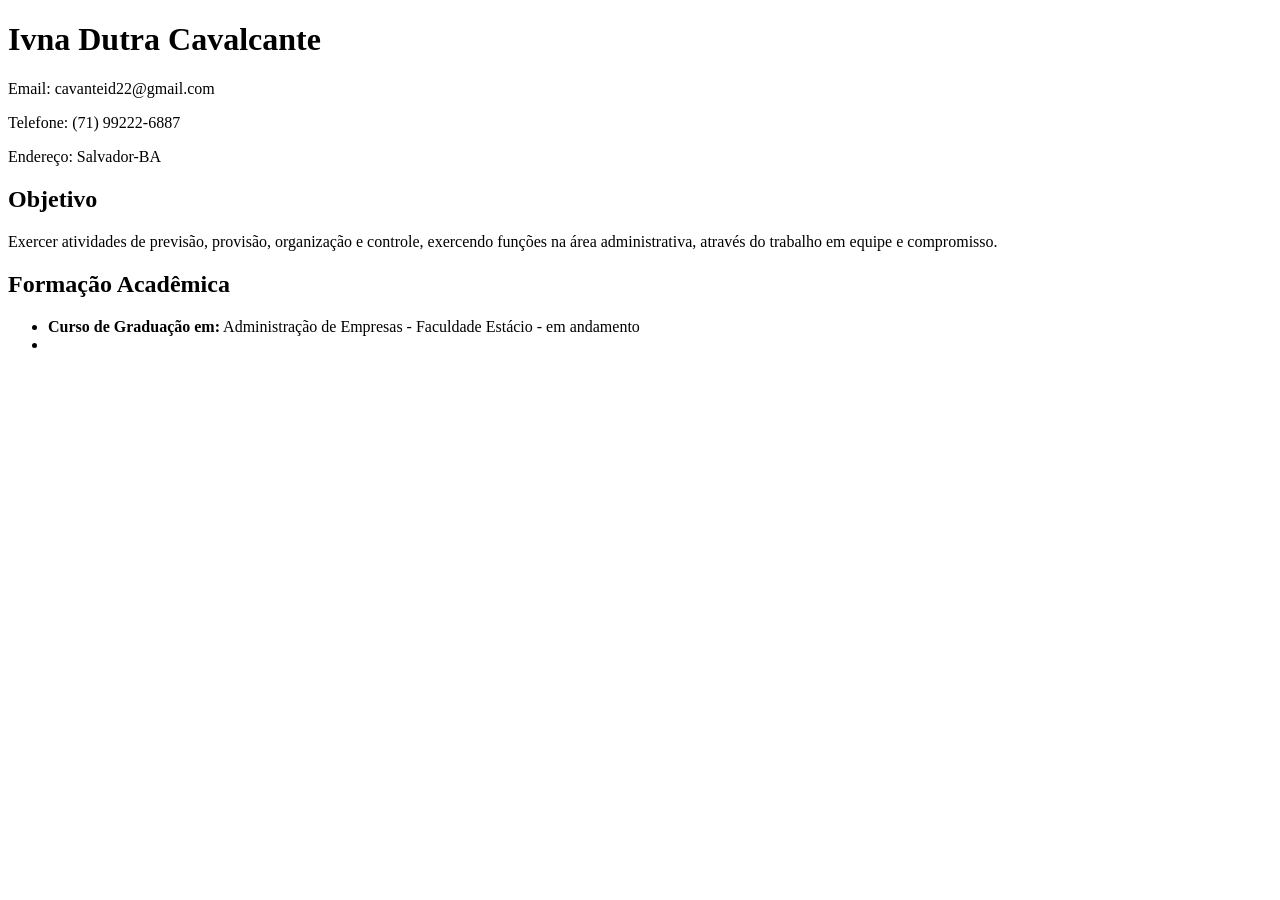
<file: index.html>
<!DOCTYPE html>
<html lang="pt-br">
<head>
    <meta charset="UTF-8">
    <meta name="viewport" content="width=device-width, initial-scale=1.0">
    <title>Currículo</title>
</head>
<body>
<h1>Ivna Dutra Cavalcante</h1>

<p>Email: cavanteid22@gmail.com</p>
    <p>Telefone: (71) 99222-6887</p>
    <p> Endereço: Salvador-BA</p>

    <h2>Objetivo</h2>
    <p>Exercer atividades de previsão, provisão, organização e controle, exercendo
        funções na área administrativa, através do trabalho em equipe e
        compromisso. 
        </p>

    <h2>Formação Acadêmica</h2>
    <ul>
        <li>
            <strong>Curso de Graduação em:</strong> Administração de Empresas
             -  Faculdade Estácio - em andamento 
        </li>
        <li>
    </ul>

        

</body>
</html>
</file>
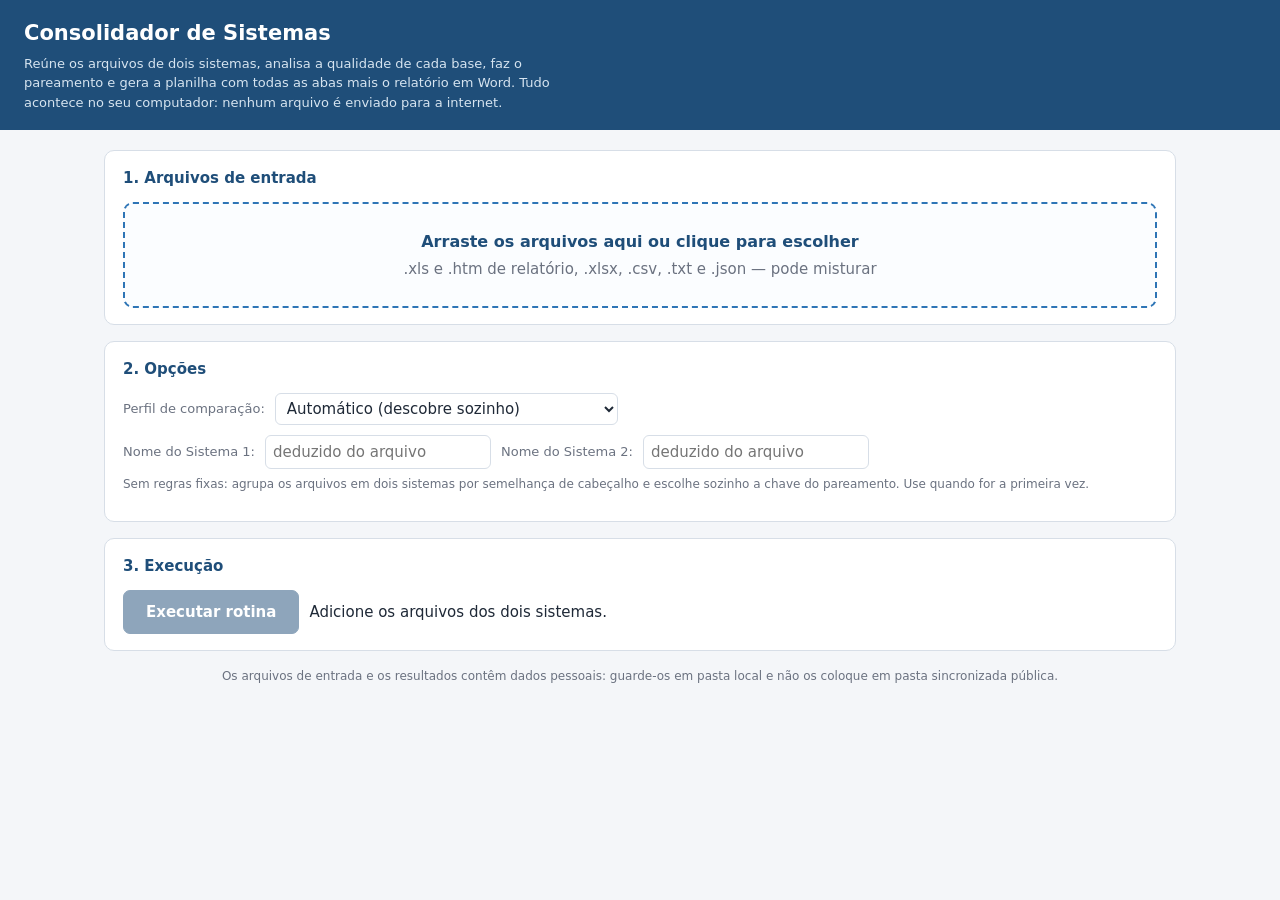
<file: consolidador/Consolidador.html>
<!DOCTYPE html>
<html lang="pt-br">
<head>
<meta charset="utf-8">
<meta name="viewport" content="width=device-width, initial-scale=1">
<title>Consolidador de Sistemas</title>
<style>
  :root {
    --azul: #1f4e79; --azul-claro: #2e75b6; --fundo: #f4f6f9; --borda: #d7dee7;
    --texto: #1f2937; --suave: #6b7280; --verde: #2e7d32; --ambar: #b7791f; --vermelho: #c0392b;
  }
  * { box-sizing: border-box; }
  body {
    margin: 0; background: var(--fundo); color: var(--texto);
    font: 15px/1.5 "Segoe UI", system-ui, -apple-system, Arial, sans-serif;
  }
  header { background: var(--azul); color: #fff; padding: 18px 24px; }
  header h1 { margin: 0 0 4px; font-size: 21px; }
  header p { margin: 0; color: #d6e4f0; font-size: 13px; max-width: 70ch; }
  main { max-width: 1120px; margin: 0 auto; padding: 20px 24px 64px; }
  section {
    background: #fff; border: 1px solid var(--borda); border-radius: 10px;
    padding: 16px 18px; margin-bottom: 16px;
  }
  h2 { font-size: 15px; margin: 0 0 12px; color: var(--azul); }
  .zona {
    border: 2px dashed var(--azul-claro); border-radius: 10px; padding: 26px 16px;
    text-align: center; color: var(--suave); background: #fbfdff; cursor: pointer;
  }
  .zona.sobre { background: #e8f1fb; border-color: var(--azul); color: var(--azul); }
  .zona strong { color: var(--azul); display: block; font-size: 16px; margin-bottom: 4px; }
  table { border-collapse: collapse; width: 100%; font-size: 13px; }
  th, td { border: 1px solid var(--borda); padding: 6px 8px; text-align: left; vertical-align: middle; }
  th { background: #eef3f9; font-weight: 600; }
  td.numero, th.numero { text-align: right; font-variant-numeric: tabular-nums; }
  select, input[type=text] {
    font: inherit; padding: 5px 7px; border: 1px solid var(--borda); border-radius: 6px;
    background: #fff; color: inherit;
  }
  button {
    font: inherit; padding: 8px 16px; border-radius: 7px; border: 1px solid var(--borda);
    background: #fff; cursor: pointer;
  }
  button:hover:not(:disabled) { background: #eef3f9; }
  button.principal {
    background: var(--azul); color: #fff; border-color: var(--azul); font-weight: 600;
    padding: 10px 22px;
  }
  button.principal:hover:not(:disabled) { background: #17395a; }
  button:disabled { opacity: .5; cursor: not-allowed; }
  .linha { display: flex; gap: 10px; align-items: center; flex-wrap: wrap; }
  .linha + .linha { margin-top: 10px; }
  label.campo { font-size: 13px; color: var(--suave); }
  #registro {
    background: #0f172a; color: #d8e3f0; font: 12px/1.55 Consolas, "Courier New", monospace;
    padding: 12px; border-radius: 8px; max-height: 220px; overflow: auto; white-space: pre-wrap;
  }
  .cartoes { display: grid; grid-template-columns: repeat(auto-fit, minmax(165px, 1fr)); gap: 10px; }
  .cartao { border: 1px solid var(--borda); border-radius: 8px; padding: 10px 12px; background: #fbfdff; }
  .cartao b { display: block; font-size: 24px; color: var(--azul); line-height: 1.2; }
  .cartao span { font-size: 12px; color: var(--suave); }
  .cartao.alerta b { color: var(--vermelho); }
  .cartao.atencao b { color: var(--ambar); }
  .cartao.ok b { color: var(--verde); }
  .aviso { background: #fff8e6; border-left: 4px solid var(--ambar); padding: 8px 12px; font-size: 13px; margin: 8px 0; }
  .erro { background: #fdecea; border-left: 4px solid var(--vermelho); padding: 8px 12px; font-size: 13px; margin: 8px 0; }
  .ajuda { font-size: 12px; color: var(--suave); margin-top: 6px; }
  .oculto { display: none; }
  footer { color: var(--suave); font-size: 12px; text-align: center; padding-bottom: 28px; }
</style>
</head>
<body>
<header>
  <h1>Consolidador de Sistemas</h1>
  <p>Reúne os arquivos de dois sistemas, analisa a qualidade de cada base, faz o pareamento e gera
     a planilha com todas as abas mais o relatório em Word. Tudo acontece no seu computador:
     nenhum arquivo é enviado para a internet.</p>
</header>

<main>
  <section>
    <h2>1. Arquivos de entrada</h2>
    <div class="zona" id="zona">
      <strong>Arraste os arquivos aqui ou clique para escolher</strong>
      .xls e .htm de relatório, .xlsx, .csv, .txt e .json — pode misturar
    </div>
    <input type="file" id="entrada" multiple class="oculto"
           accept=".xls,.xlsx,.xlsm,.htm,.html,.csv,.txt,.tsv,.json">
    <div id="listaArquivos"></div>
  </section>

  <section>
    <h2>2. Opções</h2>
    <div class="linha">
      <label class="campo" for="perfil">Perfil de comparação:</label>
      <select id="perfil"></select>
    </div>
    <div class="linha">
      <label class="campo" for="nomeA">Nome do Sistema 1:</label>
      <input type="text" id="nomeA" size="22" placeholder="deduzido do arquivo">
      <label class="campo" for="nomeB">Nome do Sistema 2:</label>
      <input type="text" id="nomeB" size="22" placeholder="deduzido do arquivo">
    </div>
    <p class="ajuda" id="descricaoPerfil"></p>
  </section>

  <section>
    <h2>3. Execução</h2>
    <div class="linha">
      <button class="principal" id="executar" disabled>Executar rotina</button>
      <span id="situacao" class="campo">Adicione os arquivos dos dois sistemas.</span>
    </div>
    <div id="registro" class="oculto"></div>
    <div id="resultado"></div>
  </section>

  <footer>
    Os arquivos de entrada e os resultados contêm dados pessoais: guarde-os em pasta local e não
    os coloque em pasta sincronizada pública.
  </footer>
</main>

<script>
"use strict";

/* =========================================================================
   Texto: limpeza, normalização, tipos e semelhança
   ========================================================================= */

const ESPACOS = /\s+/g;
const memoNormalizar = new Map();

function limpar(valor) {
  if (valor === null || valor === undefined) return "";
  if (valor instanceof Date) return formatarData(valor);
  return String(valor).replace(/\u00a0/g, " ").replace(ESPACOS, " ").trim();
}

function semAcento(texto) {
  return texto.normalize("NFKD").replace(/[̀-ͯ]/g, "");
}

function normalizar(valor) {
  const texto = limpar(valor);
  if (!texto) return "";
  let pronto = memoNormalizar.get(texto);
  if (pronto === undefined) {
    pronto = semAcento(texto).toLowerCase().replace(/[^0-9a-z]+/g, " ").replace(ESPACOS, " ").trim();
    if (memoNormalizar.size < 200000) memoNormalizar.set(texto, pronto);
  }
  return pronto;
}

const chaveCabecalho = valor => normalizar(valor).replace(/ /g, "");
const soDigitos = valor => limpar(valor).replace(/\D/g, "");

const PREPOSICOES = new Set(["de", "da", "do", "das", "dos", "e", "em", "no", "na", "a", "o"]);
const semPreposicoes = valor =>
  normalizar(valor).split(" ").filter(p => p && !PREPOSICOES.has(p)).join("");
const esqueleto = valor => semPreposicoes(valor).replace(/[aeiou]/g, "");

function chaveValor(valor) {
  const texto = limpar(valor);
  if (!texto) return "";
  const digitos = soDigitos(texto);
  if (digitos && digitos.length >= Math.max(4, normalizar(texto).replace(/ /g, "").length - 2)) {
    return digitos.replace(/^0+/, "") || "0";
  }
  return normalizar(texto);
}

function paraNumero(valor) {
  if (valor === null || valor === undefined || valor === "") return null;
  if (typeof valor === "number") return valor;
  let texto = limpar(valor);
  if (!texto) return null;
  const negativo = texto.startsWith("(") && texto.endsWith(")");
  texto = texto.replace(/^[(]|[)]$/g, "").replace(/^(r\$|us\$|\$)\s*/i, "").replace(/\s*%$/, "").trim();
  if (!/^[-+]?[\d.,\s]*\d(?:[.,]\d+)?$/.test(texto.replace(/ /g, ""))) return null;
  texto = texto.replace(/ /g, "");
  if (texto.includes(",") && texto.includes(".")) {
    texto = texto.lastIndexOf(",") > texto.lastIndexOf(".")
      ? texto.replace(/\./g, "").replace(",", ".")
      : texto.replace(/,/g, "");
  } else if (texto.includes(",")) {
    texto = texto.replace(/\./g, "").replace(",", ".");
  } else if ((texto.match(/\./g) || []).length > 1) {
    texto = texto.replace(/\./g, "");
  }
  const numero = Number(texto);
  if (!isFinite(numero)) return null;
  return negativo ? -numero : numero;
}

function paraData(valor) {
  if (valor === null || valor === undefined || valor === "") return null;
  if (valor instanceof Date) return valor;
  const texto = limpar(valor);
  if (!texto) return null;
  let casamento = texto.match(/^(\d{1,2})[/.-](\d{1,2})[/.-](\d{2,4})/);
  if (casamento) {
    let [, dia, mes, ano] = casamento.map(Number);
    if (ano < 100) ano += ano < 40 ? 2000 : 1900;
    return montarData(ano, mes, dia);
  }
  casamento = texto.match(/^(\d{4})[/.-](\d{1,2})[/.-](\d{1,2})/);
  if (casamento) return montarData(+casamento[1], +casamento[2], +casamento[3]);
  casamento = texto.match(/^(\d{4})(\d{2})(\d{2})$/);
  if (casamento) return montarData(+casamento[1], +casamento[2], +casamento[3]);
  return null;
}

function montarData(ano, mes, dia) {
  if (mes < 1 || mes > 12 || dia < 1 || dia > 31) return null;
  const data = new Date(Date.UTC(ano, mes - 1, dia));
  return data.getUTCMonth() === mes - 1 && data.getUTCDate() === dia ? data : null;
}

const dois = n => String(n).padStart(2, "0");
const formatarData = d =>
  `${dois(d.getUTCDate())}/${dois(d.getUTCMonth() + 1)}/${d.getUTCFullYear()}`;

function cpfValido(valor) {
  const n = soDigitos(valor);
  if (n.length !== 11 || /^(\d)\1{10}$/.test(n)) return false;
  for (const tamanho of [9, 10]) {
    let soma = 0;
    for (let i = 0; i < tamanho; i++) soma += +n[i] * (tamanho + 1 - i);
    let digito = (soma * 10) % 11;
    if (digito === 10) digito = 0;
    if (digito !== +n[tamanho]) return false;
  }
  return true;
}

function cnpjValido(valor) {
  const n = soDigitos(valor);
  if (n.length !== 14 || /^(\d)\1{13}$/.test(n)) return false;
  const pesos1 = [5, 4, 3, 2, 9, 8, 7, 6, 5, 4, 3, 2];
  const pesos2 = [6, ...pesos1];
  for (const [pesos, posicao] of [[pesos1, 12], [pesos2, 13]]) {
    let soma = 0;
    for (let i = 0; i < posicao; i++) soma += +n[i] * pesos[i];
    const resto = soma % 11;
    const digito = resto < 2 ? 0 : 11 - resto;
    if (digito !== +n[posicao]) return false;
  }
  return true;
}

const emailValido = v => /^[^@\s]+@[^@\s.]+\.[^@\s]{2,}$/.test(limpar(v));
const cepValido = v => soDigitos(v).length === 8;

function telefoneValido(valor) {
  const partes = limpar(valor).split(/[/;,]| e /).filter(p => soDigitos(p));
  if (!partes.length) return false;
  return partes.every(p => [8, 9, 10, 11, 12, 13].includes(soDigitos(p).length));
}

function jaro(a, b) {
  if (a === b) return 1;
  if (!a || !b) return 0;
  const limite = Math.max(0, Math.floor(Math.max(a.length, b.length) / 2) - 1);
  const marcaA = new Array(a.length).fill(false);
  const marcaB = new Array(b.length).fill(false);
  let comuns = 0;
  for (let i = 0; i < a.length; i++) {
    const inicio = Math.max(0, i - limite);
    const fim = Math.min(i + limite + 1, b.length);
    for (let j = inicio; j < fim; j++) {
      if (marcaB[j] || b[j] !== a[i]) continue;
      marcaA[i] = marcaB[j] = true;
      comuns++;
      break;
    }
  }
  if (!comuns) return 0;
  let transposicoes = 0, j = 0;
  for (let i = 0; i < a.length; i++) {
    if (!marcaA[i]) continue;
    while (!marcaB[j]) j++;
    if (a[i] !== b[j]) transposicoes++;
    j++;
  }
  transposicoes = Math.floor(transposicoes / 2);
  return (comuns / a.length + comuns / b.length + (comuns - transposicoes) / comuns) / 3;
}

function jaroWinkler(a, b) {
  const base = jaro(a, b);
  let prefixo = 0;
  for (let i = 0; i < Math.min(4, a.length, b.length) && a[i] === b[i]; i++) prefixo++;
  return base + prefixo * 0.1 * (1 - base);
}

function similaridadeTokens(a, b) {
  const ta = new Set(a.split(" ").filter(Boolean));
  const tb = new Set(b.split(" ").filter(Boolean));
  if (!ta.size || !tb.size) return 0;
  let intersecao = 0;
  ta.forEach(t => { if (tb.has(t)) intersecao++; });
  return (2 * intersecao) / (ta.size + tb.size);
}

function similaridade(valorA, valorB) {
  const a = normalizar(valorA), b = normalizar(valorB);
  if (!a && !b) return 0;
  if (a === b) return 1;
  const jw = jaroWinkler(a, b);
  return Math.max(jw, 0.5 * similaridadeTokens(a, b) + 0.5 * jw);
}

function similaridadeNomes(a, b) {
  const chaveA = semPreposicoes(a), chaveB = semPreposicoes(b);
  if (!chaveA || !chaveB) return 0;
  if (chaveA === chaveB) return 1;
  const [menor, maior] = chaveA.length <= chaveB.length ? [chaveA, chaveB] : [chaveB, chaveA];
  if (menor.length >= 3 && maior.includes(menor)) return maior.startsWith(menor) ? 0.9 : 0.85;
  const esqA = esqueleto(a), esqB = esqueleto(b);
  if (esqA && esqA === esqB) return 0.85;
  const [menorEsq, maiorEsq] = esqA.length <= esqB.length ? [esqA, esqB] : [esqB, esqA];
  if (menorEsq.length >= 4 && maiorEsq.startsWith(menorEsq)) return 0.8;
  return similaridade(a, b);
}

function jaccard(a, b) {
  if (!a.size || !b.size) return 0;
  let intersecao = 0;
  a.forEach(x => { if (b.has(x)) intersecao++; });
  return intersecao / (a.size + b.size - intersecao);
}

/* =========================================================================
   ZIP: leitura (xlsx) e escrita (xlsx e docx), sem biblioteca externa
   ========================================================================= */

const TABELA_CRC = (() => {
  const tabela = new Uint32Array(256);
  for (let i = 0; i < 256; i++) {
    let c = i;
    for (let k = 0; k < 8; k++) c = c & 1 ? 0xedb88320 ^ (c >>> 1) : c >>> 1;
    tabela[i] = c >>> 0;
  }
  return tabela;
})();

function crc32(dados) {
  let c = 0xffffffff;
  for (let i = 0; i < dados.length; i++) c = TABELA_CRC[(c ^ dados[i]) & 0xff] ^ (c >>> 8);
  return (c ^ 0xffffffff) >>> 0;
}

async function descompactar(buffer) {
  const dados = new Uint8Array(buffer);
  const visao = new DataView(buffer);
  let fim = dados.length - 22;
  while (fim >= 0 && visao.getUint32(fim, true) !== 0x06054b50) fim--;
  if (fim < 0) throw new Error("Arquivo compactado invalido.");
  const total = visao.getUint16(fim + 10, true);
  let posicao = visao.getUint32(fim + 16, true);
  const arquivos = new Map();
  for (let i = 0; i < total; i++) {
    if (visao.getUint32(posicao, true) !== 0x02014b50) break;
    const metodo = visao.getUint16(posicao + 10, true);
    const comprimido = visao.getUint32(posicao + 20, true);
    const tamanhoNome = visao.getUint16(posicao + 28, true);
    const tamanhoExtra = visao.getUint16(posicao + 30, true);
    const tamanhoComentario = visao.getUint16(posicao + 32, true);
    const inicioLocal = visao.getUint32(posicao + 42, true);
    const nome = new TextDecoder("utf-8").decode(dados.subarray(posicao + 46, posicao + 46 + tamanhoNome));
    const nomeLocal = visao.getUint16(inicioLocal + 26, true);
    const extraLocal = visao.getUint16(inicioLocal + 28, true);
    const inicioDados = inicioLocal + 30 + nomeLocal + extraLocal;
    const bruto = dados.subarray(inicioDados, inicioDados + comprimido);
    arquivos.set(nome, { metodo, bruto });
    posicao += 46 + tamanhoNome + tamanhoExtra + tamanhoComentario;
  }
  const resultado = new Map();
  for (const [nome, item] of arquivos) {
    if (item.metodo === 0) {
      resultado.set(nome, item.bruto);
    } else if (item.metodo === 8) {
      if (typeof DecompressionStream !== "function") {
        throw new Error("Este navegador nao consegue abrir .xlsx. Use Chrome, Edge ou Firefox atualizados.");
      }
      const fluxo = new Blob([item.bruto]).stream().pipeThrough(new DecompressionStream("deflate-raw"));
      resultado.set(nome, new Uint8Array(await new Response(fluxo).arrayBuffer()));
    }
  }
  return resultado;
}

async function comprimir(conteudo) {
  if (typeof CompressionStream !== "function" || conteudo.length < 512) return null;
  const fluxo = new Blob([conteudo]).stream().pipeThrough(new CompressionStream("deflate-raw"));
  const comprimido = new Uint8Array(await new Response(fluxo).arrayBuffer());
  return comprimido.length < conteudo.length ? comprimido : null;
}

async function compactar(entradas) {
  const codificador = new TextEncoder();
  const partes = [], central = [];
  let deslocamento = 0;
  for (const { nome, dados } of entradas) {
    const bytesNome = codificador.encode(nome);
    const original = typeof dados === "string" ? codificador.encode(dados) : dados;
    const comprimido = await comprimir(original);
    const conteudo = comprimido || original;
    const metodo = comprimido ? 8 : 0;
    const soma = crc32(original);
    const local = new Uint8Array(30 + bytesNome.length);
    const visaoLocal = new DataView(local.buffer);
    visaoLocal.setUint32(0, 0x04034b50, true);
    visaoLocal.setUint16(4, 20, true);
    visaoLocal.setUint16(8, metodo, true);
    visaoLocal.setUint32(14, soma, true);
    visaoLocal.setUint32(18, conteudo.length, true);
    visaoLocal.setUint32(22, original.length, true);
    visaoLocal.setUint16(26, bytesNome.length, true);
    local.set(bytesNome, 30);
    partes.push(local, conteudo);

    const registro = new Uint8Array(46 + bytesNome.length);
    const visaoRegistro = new DataView(registro.buffer);
    visaoRegistro.setUint32(0, 0x02014b50, true);
    visaoRegistro.setUint16(4, 20, true);
    visaoRegistro.setUint16(6, 20, true);
    visaoRegistro.setUint16(10, metodo, true);
    visaoRegistro.setUint32(16, soma, true);
    visaoRegistro.setUint32(20, conteudo.length, true);
    visaoRegistro.setUint32(24, original.length, true);
    visaoRegistro.setUint16(28, bytesNome.length, true);
    visaoRegistro.setUint32(42, deslocamento, true);
    registro.set(bytesNome, 46);
    central.push(registro);
    deslocamento += local.length + conteudo.length;
  }
  const tamanhoCentral = central.reduce((soma, r) => soma + r.length, 0);
  const fim = new Uint8Array(22);
  const visaoFim = new DataView(fim.buffer);
  visaoFim.setUint32(0, 0x06054b50, true);
  visaoFim.setUint16(8, central.length, true);
  visaoFim.setUint16(10, central.length, true);
  visaoFim.setUint32(12, tamanhoCentral, true);
  visaoFim.setUint32(16, deslocamento, true);
  return new Blob([...partes, ...central, fim], { type: "application/octet-stream" });
}

const escapar = texto => String(texto)
  .replace(/[\u0000-\u0008\u000B\u000C\u000E-\u001F]/g, "")
  .replace(/&/g, "&amp;").replace(/</g, "&lt;").replace(/>/g, "&gt;").replace(/"/g, "&quot;");

/* =========================================================================
   Leitura dos arquivos
   ========================================================================= */

async function lerArquivo(arquivo) {
  const buffer = await arquivo.arrayBuffer();
  const inicio = new Uint8Array(buffer.slice(0, 4));
  if (inicio[0] === 0x50 && inicio[1] === 0x4b) {
    const partes = await descompactar(buffer);
    if (partes.has("xl/workbook.xml")) return lerXLSX(partes, arquivo.name);
    throw new Error("Arquivo compactado que nao e uma planilha .xlsx.");
  }
  if (inicio[0] === 0xd0 && inicio[1] === 0xcf) {
    throw new Error("Formato binário do Excel 97-2003. Abra no Excel e salve como .xlsx ou .csv.");
  }
  if (/\.dbf$/i.test(arquivo.name) || pareceDBF(new Uint8Array(buffer.slice(0, 32)))) {
    throw new Error("Arquivos .dbf não são lidos nesta versão que roda no navegador. " +
                    "Use a versão em Python (Consolidador.bat) ou abra o .dbf e salve como .csv.");
  }
  const texto = decodificar(buffer);
  if (pareceBinario(texto)) {
    throw new Error("Este arquivo não é texto nem planilha reconhecida: o conteúdo parece " +
                    "binário. Confirme o formato ou exporte de novo como .xlsx ou .csv.");
  }
  const amostra = texto.slice(0, 4000).toLowerCase();
  if (amostra.includes("<table") || amostra.includes("<html") || amostra.includes("<frameset")) {
    return lerHTML(texto, arquivo.name);
  }
  if (amostra.trimStart().startsWith("{") || amostra.trimStart().startsWith("[")) {
    return lerJSON(texto, arquivo.name);
  }
  return [lerCSV(texto, arquivo.name)];
}

function pareceDBF(inicio) {
  if (inicio.length < 32) return false;
  const versao = inicio[0], mes = inicio[2], dia = inicio[3];
  const tamanhoRegistro = inicio[10] | (inicio[11] << 8);
  return [0x02, 0x03, 0x04, 0x05, 0x30, 0x31, 0x83, 0x8b, 0xf5].includes(versao) &&
         mes >= 1 && mes <= 12 && dia >= 1 && dia <= 31 && tamanhoRegistro > 0;
}

function pareceBinario(texto) {
  const amostra = texto.slice(0, 4000);
  if (!amostra) return true;
  let estranhos = 0;
  for (const caractere of amostra) {
    const codigo = caractere.codePointAt(0);
    if (codigo === 0xfffd || (codigo < 32 && ![9, 10, 13].includes(codigo))) estranhos++;
  }
  return estranhos / amostra.length > 0.05;
}

function decodificar(buffer) {
  try {
    return new TextDecoder("utf-8", { fatal: true }).decode(buffer);
  } catch (erro) {
    return new TextDecoder("windows-1252").decode(buffer);
  }
}

function lerCSV(texto, nome) {
  const linhas = texto.split(/\r?\n/).filter(l => l.length);
  const amostra = linhas.slice(0, 20);
  let delimitador = ";", melhor = -1;
  for (const candidato of [";", ",", "\t", "|"]) {
    const contagens = amostra.map(l => (l.split(candidato).length - 1));
    const media = contagens.reduce((s, c) => s + c, 0) / (contagens.length || 1);
    if (!media) continue;
    const variacao = contagens.reduce((s, c) => s + Math.abs(c - media), 0) / contagens.length;
    const nota = media - 2 * variacao;
    if (nota > melhor) { melhor = nota; delimitador = candidato; }
  }
  const matriz = [];
  let campo = "", registro = [], entreAspas = false;
  const conteudo = texto.replace(/^﻿/, "");
  for (let i = 0; i < conteudo.length; i++) {
    const c = conteudo[i];
    if (entreAspas) {
      if (c === '"' && conteudo[i + 1] === '"') { campo += '"'; i++; }
      else if (c === '"') entreAspas = false;
      else campo += c;
    } else if (c === '"') entreAspas = true;
    else if (c === delimitador) { registro.push(campo); campo = ""; }
    else if (c === "\n") { registro.push(campo); matriz.push(registro); registro = []; campo = ""; }
    else if (c !== "\r") campo += c;
  }
  if (campo || registro.length) { registro.push(campo); matriz.push(registro); }
  return deMatriz(matriz, nome, nome);
}

function lerJSON(texto, nome) {
  const dados = JSON.parse(texto);
  const registros = acharLista(dados);
  if (!registros) throw new Error("O JSON nao contem uma lista de registros.");
  const colunas = [];
  const linhas = registros.map(item => {
    const registro = {};
    for (const [chave, valor] of Object.entries(item)) {
      if (valor && typeof valor === "object") continue;
      if (!colunas.includes(chave)) colunas.push(chave);
      registro[chave] = limpar(valor);
    }
    return registro;
  });
  return [{ colunas, linhas, origem: nome, aba: nome }];
}

function acharLista(dados) {
  if (Array.isArray(dados) && dados.length && typeof dados[0] === "object") return dados;
  if (dados && typeof dados === "object") {
    for (const valor of Object.values(dados)) {
      const achado = acharLista(valor);
      if (achado) return achado;
    }
  }
  return null;
}

function lerHTML(texto, nome) {
  const documento = new DOMParser().parseFromString(texto, "text/html");
  const tabelas = [];
  documento.querySelectorAll("table").forEach((tabela, indice) => {
    if (tabela.querySelector("table")) return;      // usa so a tabela mais interna
    const matriz = [];
    const pendentes = new Map();
    tabela.querySelectorAll("tr").forEach(tr => {
      const celulas = [];
      tr.querySelectorAll(":scope > td, :scope > th").forEach(td => {
        while (pendentes.has(celulas.length)) {
          const pendente = pendentes.get(celulas.length);
          celulas.push(pendente.valor);
          pendente.restante--;
          if (pendente.restante <= 0) pendentes.delete(celulas.length - 1);
        }
        const texto = textoDaCelula(td);
        const colspan = Math.min(parseInt(td.getAttribute("colspan") || "1", 10) || 1, 60);
        const rowspan = Math.min(parseInt(td.getAttribute("rowspan") || "1", 10) || 1, 500);
        const posicao = celulas.length;
        for (let i = 0; i < colspan; i++) celulas.push(texto);
        if (rowspan > 1) pendentes.set(posicao, { restante: rowspan - 1, valor: texto });
      });
      if (celulas.length) matriz.push(celulas);
    });
    if (matriz.length >= 2) tabelas.push(deMatriz(matriz, nome, `tabela_${indice + 1}`));
  });
  if (!tabelas.length) {
    if (documento.querySelector("frame")) {
      const alvo = documento.querySelector("frame").getAttribute("src") || "";
      throw new Error(
        "Este arquivo nao contem dados: e so o indice de uma planilha salva no Excel como " +
        `'Pagina da Web'. Os dados ficam na pasta '${decodeURIComponent(alvo).split("/")[0]}'. ` +
        "Use o arquivo como veio do sistema, ou abra no Excel e salve como .xlsx."
      );
    }
    throw new Error("Nenhuma tabela com dados foi encontrada no arquivo.");
  }
  return unirEquivalentes(tabelas);
}

function textoDaCelula(td) {
  const html = td.innerHTML
    .replace(/<br\s*\/?>/gi, "\n")
    .replace(/<\/(p|div|li)>/gi, "\n");
  const auxiliar = document.createElement("div");
  auxiliar.innerHTML = html;
  return auxiliar.textContent.split("\n").map(p => limpar(p)).filter(Boolean).join("\n");
}

function unirEquivalentes(tabelas) {
  const grupos = [];
  for (const tabela of tabelas) {
    const assinatura = tabela.colunas.map(chaveCabecalho).join("|");
    const grupo = grupos.find(g => g.assinatura === assinatura);
    if (grupo) grupo.itens.push(tabela);
    else grupos.push({ assinatura, itens: [tabela] });
  }
  return grupos.map(grupo => {
    if (grupo.itens.length === 1) return grupo.itens[0];
    const primeira = grupo.itens[0];
    return {
      colunas: primeira.colunas,
      linhas: grupo.itens.flatMap(t => t.linhas),
      origem: primeira.origem,
      aba: `${primeira.aba} (+${grupo.itens.length - 1})`,
    };
  });
}

/* ---- XLSX ---------------------------------------------------------------- */

function lerXLSX(partes, nome) {
  const decodificador = new TextDecoder("utf-8");
  const ler = caminho => partes.has(caminho) ? decodificador.decode(partes.get(caminho)) : "";
  const textos = [];
  const compartilhados = ler("xl/sharedStrings.xml");
  if (compartilhados) {
    for (const item of compartilhados.match(/<si>[\s\S]*?<\/si>/g) || []) {
      const pedacos = item.match(/<t[^>]*>([\s\S]*?)<\/t>/g) || [];
      textos.push(pedacos.map(p => desescapar(p.replace(/<[^>]+>/g, ""))).join(""));
    }
  }
  const estilosData = estilosDeData(ler("xl/styles.xml"));
  const relacoes = new Map();
  for (const item of (ler("xl/_rels/workbook.xml.rels").match(/<Relationship[^>]*>/g) || [])) {
    const id = (item.match(/Id="([^"]+)"/) || [])[1];
    let alvo = (item.match(/Target="([^"]+)"/) || [])[1] || "";
    alvo = alvo.startsWith("/") ? alvo.slice(1) : "xl/" + alvo.replace(/^\.\//, "");
    relacoes.set(id, alvo.replace("xl/xl/", "xl/"));
  }
  const tabelas = [];
  const abas = ler("xl/workbook.xml").match(/<sheet[^>]*>/g) || [];
  abas.forEach((aba, indice) => {
    if (/state="(hidden|veryHidden)"/.test(aba)) return;
    const nomeAba = desescapar((aba.match(/name="([^"]*)"/) || [])[1] || `Planilha${indice + 1}`);
    const id = (aba.match(/r:id="([^"]+)"/) || [])[1];
    const caminho = relacoes.get(id) || `xl/worksheets/sheet${indice + 1}.xml`;
    if (!partes.has(caminho)) return;
    const matriz = lerAbaXLSX(decodificador.decode(partes.get(caminho)), textos, estilosData);
    const tabela = deMatriz(matriz, nome, nomeAba);
    if (tabela.linhas.length) tabelas.push(tabela);
  });
  return tabelas;
}

function estilosDeData(xml) {
  const estilos = new Set();
  if (!xml) return estilos;
  const formatos = new Set([14, 15, 16, 17, 18, 19, 20, 21, 22, 45, 46, 47, 27, 30, 36, 50, 57]);
  for (const item of xml.match(/<numFmt[^>]*>/g) || []) {
    const id = +(item.match(/numFmtId="(\d+)"/) || [])[1];
    const codigo = ((item.match(/formatCode="([^"]*)"/) || [])[1] || "").toLowerCase();
    if (/[dmy]/.test(codigo.replace(/"[^"]*"/g, "")) && !codigo.includes("0.0")) formatos.add(id);
  }
  const bloco = (xml.match(/<cellXfs[\s\S]*?<\/cellXfs>/) || [""])[0];
  (bloco.match(/<xf[^>]*\/?>/g) || []).forEach((xf, indice) => {
    const id = +((xf.match(/numFmtId="(\d+)"/) || [])[1] || 0);
    if (formatos.has(id)) estilos.add(indice);
  });
  return estilos;
}

function lerAbaXLSX(xml, textos, estilosData) {
  const matriz = [];
  const linhas = xml.match(/<row[^>]*>[\s\S]*?<\/row>|<row[^>]*\/>/g) || [];
  for (const linha of linhas) {
    const celulas = [];
    for (const celula of linha.match(/<c[^>]*>[\s\S]*?<\/c>|<c[^>]*\/>/g) || []) {
      const referencia = (celula.match(/ r="([A-Z]+)\d+"/) || [])[1] || "";
      const indice = referencia ? letraParaIndice(referencia) : celulas.length;
      while (celulas.length < indice) celulas.push("");
      celulas.push(valorCelulaXLSX(celula, textos, estilosData));
    }
    matriz.push(celulas);
  }
  return matriz;
}

function letraParaIndice(letras) {
  let indice = 0;
  for (const letra of letras) indice = indice * 26 + (letra.charCodeAt(0) - 64);
  return indice - 1;
}

function valorCelulaXLSX(celula, textos, estilosData) {
  const tipo = (celula.match(/ t="([^"]+)"/) || [])[1] || "n";
  if (tipo === "inlineStr") {
    return (celula.match(/<t[^>]*>([\s\S]*?)<\/t>/g) || [])
      .map(p => desescapar(p.replace(/<[^>]+>/g, ""))).join("");
  }
  const bruto = (celula.match(/<v>([\s\S]*?)<\/v>/) || [])[1];
  if (bruto === undefined) return "";
  if (tipo === "s") return textos[+bruto] ?? "";
  if (tipo === "b") return bruto === "1" ? "SIM" : "NAO";
  if (tipo === "str" || tipo === "e" || tipo === "d") return desescapar(bruto);
  const estilo = +((celula.match(/ s="(\d+)"/) || [])[1] || 0);
  if (estilosData.has(estilo)) {
    const data = new Date(Date.UTC(1899, 11, 30) + Math.round(+bruto) * 86400000);
    if (!isNaN(data)) return formatarData(data);
  }
  return desescapar(bruto);
}

const desescapar = texto => String(texto)
  .replace(/&lt;/g, "<").replace(/&gt;/g, ">").replace(/&quot;/g, '"')
  .replace(/&apos;/g, "'").replace(/&#(\d+);/g, (_, n) => String.fromCharCode(+n))
  .replace(/&amp;/g, "&");

/* =========================================================================
   Tabela: cabeçalho real, cabeçalho repetido e blocos "Rótulo: valor"
   ========================================================================= */

function deMatriz(matrizBruta, origem, aba) {
  const matriz = matrizBruta.filter(linha => linha.some(c => limpar(c)));
  if (!matriz.length) return { colunas: [], linhas: [], origem, aba };
  const indice = acharCabecalho(matriz);
  const cabecalho = nomesUnicos(matriz[indice]);
  const chaves = new Set(cabecalho.filter(c => limpar(c)).map(chaveCabecalho));
  const contextoFixo = contextoDeRotulos(matriz.slice(0, indice));
  const colunasContexto = Object.keys(contextoFixo);
  let contextoAtual = {};
  const linhas = [];

  for (const bruta of matriz.slice(indice + 1)) {
    const celulas = bruta.map(c => limpar(c));
    if (repeteCabecalho(celulas, chaves)) continue;
    if (linhaDeContexto(celulas, cabecalho.length)) {
      const novos = contextoDeRotulos([bruta]);
      if (Object.keys(novos).length) {
        contextoAtual = { ...contextoAtual, ...novos };
        for (const nome of Object.keys(novos)) {
          if (!colunasContexto.includes(nome)) colunasContexto.push(nome);
        }
        continue;
      }
    }
    const registro = {};
    cabecalho.forEach((nome, i) => { registro[nome] = i < bruta.length ? valorBruto(bruta[i]) : ""; });
    if (!Object.values(registro).some(v => limpar(v))) continue;
    Object.assign(registro, contextoFixo, contextoAtual);
    linhas.push(registro);
  }
  const colunas = cabecalho.concat(colunasContexto.filter(c => !cabecalho.includes(c)));
  for (const linha of linhas) for (const coluna of colunas) if (!(coluna in linha)) linha[coluna] = "";
  return { colunas, linhas, origem, aba };
}

const valorBruto = valor =>
  valor === null || valor === undefined ? "" :
  typeof valor === "string" ? valor.replace(/\u00a0/g, " ").replace(/[\r]/g, " ") : valor;

function tipoCelula(valor) {
  if (!valor) return "vazio";
  if (pareceData(valor)) return "data";
  if (paraNumero(valor) !== null) return "numero";
  if ([11, 14].includes(soDigitos(valor).length) && !/[a-zA-Z]/.test(valor)) return "documento";
  return "texto";
}

const pareceData = valor => {
  const texto = limpar(valor);
  return (/\d[/.\-]\d/.test(texto) || /^\d{8}$/.test(texto)) && paraData(texto) !== null;
};

function acharCabecalho(matriz, limite = 15) {
  let melhorIndice = 0, melhorNota = -Infinity;
  const larguraMax = Math.max(...matriz.slice(0, limite).map(l => l.length), 0);
  for (let indice = 0; indice < Math.min(limite, matriz.length); indice++) {
    const celulas = matriz[indice].map(c => limpar(c));
    const preenchidas = celulas.filter(Boolean);
    if (preenchidas.length < 2) continue;
    let nota = (preenchidas.length / Math.max(larguraMax, 1)) * 10;
    nota -= preenchidas.filter(c => tipoCelula(c) !== "texto").length * 2;
    nota -= preenchidas.filter(c => c.length > 60).length * 2;
    nota -= (preenchidas.length - new Set(preenchidas.map(chaveCabecalho)).size) * 1.5;
    nota -= indice * 0.4;
    const seguintes = matriz.slice(indice + 1, indice + 9);
    if (seguintes.length) {
      nota += seguintes.filter(s => Math.abs(s.length - celulas.length) <= 1).length;
      nota += 8 * mudancaDeTipo(celulas, seguintes);
    }
    if (nota > melhorNota) { melhorNota = nota; melhorIndice = indice; }
  }
  return melhorIndice;
}

function mudancaDeTipo(candidata, seguintes) {
  let divergentes = 0, consideradas = 0;
  candidata.forEach((valor, coluna) => {
    if (tipoCelula(valor) !== "texto") return;
    const abaixo = seguintes
      .filter(s => coluna < s.length && limpar(s[coluna]))
      .map(s => tipoCelula(limpar(s[coluna])));
    if (!abaixo.length) return;
    consideradas++;
    if (abaixo.filter(t => t !== "texto").length >= Math.max(1, abaixo.length * 0.6)) divergentes++;
  });
  return consideradas ? divergentes / candidata.length : 0;
}

function nomesUnicos(linha) {
  const vistos = new Map(), nomes = [];
  linha.forEach((celula, i) => {
    let nome = limpar(celula) || `Coluna_${i + 1}`;
    const chave = chaveCabecalho(nome);
    const contador = vistos.get(chave) || 0;
    if (contador) nome = `${nome}_${contador + 1}`;
    vistos.set(chave, contador + 1);
    nomes.push(nome);
  });
  return nomes;
}

function repeteCabecalho(celulas, chaves) {
  const preenchidas = new Set(celulas.filter(Boolean).map(chaveCabecalho));
  if (preenchidas.size < 2 || !chaves.size) return false;
  let dentro = 0;
  preenchidas.forEach(c => { if (chaves.has(c)) dentro++; });
  return dentro === preenchidas.size && preenchidas.size >= chaves.size * 0.6;
}

function distintosEmOrdem(celulas) {
  const distintos = [];
  for (const celula of celulas) {
    if (celula && (!distintos.length || distintos[distintos.length - 1] !== celula)) distintos.push(celula);
  }
  return distintos;
}

function linhaDeContexto(celulas, largura) {
  const preenchidas = celulas.filter(Boolean);
  if (preenchidas.length < 2 || largura < 2) return false;
  const distintos = distintosEmOrdem(celulas);
  if (distintos.length > 4) return false;
  const temRotulo = distintos.some(v => v.includes(":"));
  const mesclada = preenchidas.length >= Math.max(2, largura * 0.6) && distintos.length < largura * 0.6;
  return temRotulo && mesclada;
}

const ROTULO = "[A-Za-zÀ-ÿ][A-Za-zÀ-ÿ0-9º°./ _-]{1,38}?";
const RE_ROTULO = new RegExp(`^\\s*(${ROTULO})\\s*:\\s*([\\s\\S]*?)(?=\\s*${ROTULO}\\s*:|$)`);

function contextoDeRotulos(linhas) {
  const contexto = {};
  for (const bruta of linhas) {
    const trechos = [];
    for (const celula of bruta) {
      for (const pedaco of String(celula ?? "").split("\n")) {
        const limpo = limpar(pedaco);
        if (limpo && limpo.length <= 120) trechos.push(limpo);
      }
    }
    const juntos = [];
    for (const trecho of distintosEmOrdem(trechos)) {
      if (juntos.length && juntos[juntos.length - 1].endsWith(":")) {
        juntos[juntos.length - 1] += " " + trecho;
      } else juntos.push(trecho);
    }
    for (const trecho of juntos) {
      let resto = trecho;
      while (resto) {
        const casamento = resto.match(RE_ROTULO);
        if (!casamento) {
          const proximo = resto.indexOf(":");
          if (proximo < 0) break;
          resto = resto.slice(proximo + 1);
          continue;
        }
        const rotulo = casamento[1].replace(/^[ .\-_]+|[ .\-_]+$/g, "");
        const valor = casamento[2].trim();
        resto = resto.slice(casamento[0].length);
        if (!rotulo || !valor || rotulo.length > 40 || /\d$/.test(rotulo)) continue;
        if (Object.keys(contexto).length >= 12) return contexto;
        if (!(rotulo in contexto)) contexto[rotulo] = valor;
      }
    }
  }
  return contexto;
}
/* =========================================================================
   Perfis
   ========================================================================= */

const PERFIS = {
  automatico: {
    nome: "Automático (descobre sozinho)",
    descricao: "Sem regras fixas: agrupa os arquivos em dois sistemas por semelhança de cabeçalho " +
               "e escolhe sozinho a chave do pareamento. Use quando for a primeira vez.",
    sistemas: [{ id: "A", nome: "Sistema 1" }, { id: "B", nome: "Sistema 2" }],
    campos: [], pareamento: {}, qualidade: {},
  },
  siclom_sinan: {
    nome: "SICLOM Hepatites × SINAN (HEPANET)",
    descricao: "Confere se todo paciente ativo no SICLOM tem notificação no SINAN. Pareia por CPF " +
               "e, na falta dele, por nome + data de nascimento ou nome + nome da mãe. " +
               "Exporte os dois lados do mesmo agravo (HBV ou HCV).",
    sistemas: [
      {
        id: "A", nome: "SICLOM Hepatites",
        padroes_arquivo: ["relatorio", "siclom", "usuarios_ativos", "cadastrad", "profilaxia"],
        mapeamento: {
          "Nome": ["NOME", "nm_pac", "Nome completo", "Nome do usuário"],
          "Nome da mae": ["NOME DA MÃE", "NOME DA MAE", "Nome Mãe"],
          "CPF": ["CPF", "num_cpf_pac", "Nr. CPF"],
          "Data de nascimento": ["DATA NASC", "DATA NASCIMENTO", "dt_nasc", "Data de Nascimento"],
          "Municipio de residencia": ["CIDADE RESIDÊNCIA", "CIDADE RESIDENCIA", "nm_cid"],
          "Notificacao SINAN HBV": ["SINAN HBV"],
          "Notificacao SINAN HCV": ["SINAN HCV"],
          "Data de cadastro": ["DATA CADASTRO"],
          "Data de atualizacao": ["DATA ATUALIZAÇÃO", "DATA ATUALIZACAO"],
          "Ultima dispensa": ["ÚLTIMA DISPENSA", "ULTIMA DISPENSA", "dt_dispensa_sol", "DATA DISPENSA"],
          "Agravo": ["TIPO"], "Esquema": ["ESQUEMA ATUAL"],
          "Endereco": ["ENDEREÇO", "ENDERECO"], "Bairro": ["BAIRRO"],
          "Telefones": ["TELEFONES"], "Email": ["EMAIL", "E-mail"], "Sexo": ["sexo", "SEXO"],
        },
        ignorar_colunas: ["Data de Emissão", "Total de usuários"],
      },
      {
        id: "B", nome: "SINAN",
        padroes_arquivo: ["sinan", "hepanet", "hepatonet", "notifica"],
        mapeamento: {
          "Nome": ["NM_PACIENT", "NOME DO PACIENTE", "Nome do paciente"],
          "Nome da mae": ["NM_MAE_PAC", "NOME DA MÃE", "Nome da mãe"],
          "CPF": ["NU_CPF"],
          "Data de nascimento": ["DT_NASC", "DATA DE NASCIMENTO"],
          "Numero da notificacao": ["NU_NOTIFIC", "Nº DA NOTIFICAÇÃO"],
          "Data da notificacao": ["DT_NOTIFIC", "DATA DA NOTIFICAÇÃO"],
          "Municipio de residencia": ["ID_MN_RESI", "MUNICÍPIO DE RESIDÊNCIA"],
          "Agravo": ["ID_AGRAVO", "AGRAVO"],
          "Classificacao final": ["CLASSI_FIN"], "Evolucao": ["EVOLUCAO"],
          "Sexo": ["CS_SEXO"], "Cartao SUS": ["ID_CNS_SUS"], "Bairro": ["NM_BAIRRO"],
          "Telefones": ["NU_TELEFON"], "Data de encerramento": ["DT_ENCERRA"],
        },
        ignorar_colunas: [],
      },
    ],
    campos: [
      { nome: "Nome", tipo: "texto", obrigatorio: true, tamanho_minimo: 5 },
      { nome: "Nome da mae", tipo: "texto" },
      { nome: "Data de nascimento", tipo: "data", obrigatorio: true },
      { nome: "CPF", tipo: "cpf", unico: true },
      { nome: "Numero da notificacao", tipo: "codigo", unico: true },
      { nome: "Notificacao SINAN HBV", tipo: "codigo" },
      { nome: "Notificacao SINAN HCV", tipo: "codigo" },
      { nome: "Data da notificacao", tipo: "data" },
      { nome: "Data de cadastro", tipo: "data" },
      { nome: "Ultima dispensa", tipo: "data" },
      { nome: "Agravo", tipo: "categoria" }, { nome: "Sexo", tipo: "categoria" },
      { nome: "Municipio de residencia", tipo: "categoria" },
      { nome: "Telefones", tipo: "telefone" }, { nome: "Email", tipo: "email" },
      { nome: "Cartao SUS", tipo: "codigo" }, { nome: "Data de encerramento", tipo: "data" },
      { nome: "Bairro", tipo: "texto" },
    ],
    pareamento: {
      chaves_primarias: ["CPF"],
      chaves_alternativas: [["Nome", "Data de nascimento"], ["Nome", "Nome da mae"]],
      campos_similaridade: ["Nome", "Nome da mae"],
      campos_comparacao: ["Nome", "Nome da mae", "Data de nascimento", "Municipio de residencia",
                          "Sexo", "CPF"],
      limiar_provavel: 0.92, limiar_duvidoso: 0.85,
    },
    qualidade: {
      regras_consistencia: [
        { nome: "notificacao_apos_nascimento", campo_a: "Data da notificacao", operador: ">=",
          campo_b: "Data de nascimento", descricao: "Data da notificação anterior ao nascimento" },
      ],
    },
  },
  dispensacoes_ativos: {
    nome: "SICLOM: Dispensações × Usuários ativos",
    descricao: "Confere a lista de usuários ativos contra o que foi efetivamente dispensado. " +
               "O relatório de dispensações traz uma linha por atendimento, então o pareamento " +
               "é 1:N e cada par sai marcado com a multiplicidade.",
    sistemas: [
      {
        id: "A", nome: "Dispensacoes",
        padroes_arquivo: ["dispensa", "solicitacao", "relatorio_2", "relatorio 2"],
        mapeamento: {
          "Nome": ["nm_pac", "NOME"], "CPF": ["num_cpf_pac", "CPF"],
          "Data de nascimento": ["dt_nasc", "DATA NASC"],
          "Codigo do paciente": ["cd_pac"], "Data da dispensa": ["dt_dispensa_sol"],
          "Numero da solicitacao": ["num_sol_hv"], "Sexo": ["sexo"],
          "Municipio de residencia": ["nm_cid"], "Peso": ["nu_peso"],
        },
        ignorar_colunas: ["Data de Emissão"],
      },
      {
        id: "B", nome: "Ativos",
        padroes_arquivo: ["usuarios_ativos", "ativos"],
        mapeamento: {
          "Nome": ["NOME"], "Nome da mae": ["NOME DA MÃE"],
          "Data de nascimento": ["DATA NASCIMENTO"], "Ultima dispensa": ["ÚLTIMA DISPENSA"],
          "Saldo atual": ["SALDO ATUAL"], "Agravo": ["TIPO"], "Esquema": ["ESQUEMA ATUAL"],
        },
        ignorar_colunas: ["Data de Emissão"],
      },
    ],
    campos: [
      { nome: "Nome", tipo: "texto", obrigatorio: true, tamanho_minimo: 5 },
      { nome: "Data de nascimento", tipo: "data", obrigatorio: true },
      { nome: "CPF", tipo: "cpf" }, { nome: "Data da dispensa", tipo: "data" },
      { nome: "Ultima dispensa", tipo: "data" }, { nome: "Agravo", tipo: "categoria" },
      { nome: "Sexo", tipo: "categoria" }, { nome: "Peso", tipo: "numero", minimo: 1, maximo: 400 },
    ],
    pareamento: {
      chaves_primarias: ["Nome+Data de nascimento"],
      chaves_alternativas: [["CPF"], ["Nome"]],
      campos_similaridade: ["Nome"],
      campos_comparacao: ["Nome", "Data de nascimento", "Sexo", "Municipio de residencia"],
      limiar_provavel: 0.92, limiar_duvidoso: 0.85,
    },
    qualidade: {},
  },
};

function normalizarPerfil(bruto) {
  const perfil = JSON.parse(JSON.stringify(bruto));
  perfil.sistemas = (perfil.sistemas || []).map(s => ({
    id: s.id, nome: s.nome, padroes_arquivo: s.padroes_arquivo || [],
    mapeamento: s.mapeamento || {}, ignorar_colunas: s.ignorar_colunas || [],
  }));
  perfil.campos = perfil.campos || [];
  const p = perfil.pareamento || {};
  perfil.pareamento = {
    chaves_primarias: p.chaves_primarias || [], chaves_alternativas: p.chaves_alternativas || [],
    campos_similaridade: p.campos_similaridade || [], campos_comparacao: p.campos_comparacao || [],
    limiar_provavel: p.limiar_provavel ?? 0.9, limiar_duvidoso: p.limiar_duvidoso ?? 0.78,
  };
  perfil.qualidade = { regras_consistencia: (perfil.qualidade || {}).regras_consistencia || [] };
  perfil.campoPor = nome => perfil.campos.find(c => c.nome === nome) || null;
  return perfil;
}

/* =========================================================================
   Identificação do sistema de cada arquivo
   ========================================================================= */

const PALAVRAS_IGNORADAS = new Set(["relatorio", "relatorios", "export", "dados", "planilha",
  "arquivo", "base", "lista", "listagem", "consulta", "geral", "final", "copia", "sistema"]);

function detectar(tabelas, perfil, manuais) {
  const detectadas = tabelas.map(t => ({ tabela: t, sistema: "", confianca: 0, motivo: "" }));
  const temRegras = perfil.sistemas.some(s => (s.padroes_arquivo || []).length ||
                                              Object.keys(s.mapeamento || {}).length);
  const avisos = [];
  if (temRegras) {
    for (const item of detectadas) {
      let melhor = { sistema: "", nota: 0, motivo: "" };
      for (const sistema of perfil.sistemas) {
        const { nota, motivos } = pontuarSistema(item.tabela, sistema);
        if (nota > melhor.nota) melhor = { sistema: sistema.id, nota, motivo: motivos.join("; ") };
      }
      item.sistema = melhor.sistema;
      item.confianca = Math.min(melhor.nota, 1);
      item.motivo = melhor.motivo || "Nenhuma regra do perfil correspondeu.";
    }
    const indefinidas = detectadas.filter(d => !d.sistema);
    if (indefinidas.length) {
      agruparEmDois(detectadas);
      avisos.push(`${indefinidas.length} arquivo(s) não casaram com o perfil e foram agrupados por semelhança.`);
    }
  } else {
    agruparEmDois(detectadas);
  }
  for (const item of detectadas) {
    const forcado = manuais[item.tabela.origem];
    if (forcado === "A" || forcado === "B") {
      item.sistema = forcado; item.confianca = 1; item.motivo = "Definido por você na tela.";
    }
  }
  const nomes = nomearSistemas(detectadas, perfil, temRegras);
  for (const id of ["A", "B"]) {
    if (!detectadas.some(d => d.sistema === id)) {
      avisos.push(`Nenhum arquivo foi identificado como '${nomes[id]}'. Ajuste a coluna Sistema.`);
    }
  }
  return { detectadas, nomes, avisos };
}

function pontuarSistema(tabela, sistema) {
  let nota = 0;
  const motivos = [];
  const nomeArquivo = normalizar(tabela.origem);
  for (const padrao of sistema.padroes_arquivo || []) {
    if (nomeArquivo.includes(normalizar(padrao))) {
      nota += 0.55; motivos.push(`nome do arquivo contém '${padrao}'`); break;
    }
  }
  const cabecalhos = new Set(tabela.colunas.map(chaveCabecalho));
  const campos = Object.entries(sistema.mapeamento || {}).map(([canonico, apelidos]) =>
    new Set([canonico, ...apelidos].map(chaveCabecalho)));
  if (campos.length) {
    let encontrados = 0;
    for (const apelidos of campos) {
      for (const apelido of apelidos) if (cabecalhos.has(apelido)) { encontrados++; break; }
    }
    nota += 0.6 * (encontrados / campos.length);
    if (encontrados) motivos.push(`${encontrados} de ${campos.length} campos esperados presentes`);
  }
  return { nota, motivos };
}

function assinatura(item) {
  return new Set(item.tabela.colunas.filter(c => limpar(c)).map(chaveCabecalho));
}

function tokensArquivo(item) {
  const base = item.tabela.origem.replace(/\.[^.]+$/, "");
  return new Set(normalizar(base).split(" ")
    .filter(t => t.length > 2 && !/^\d+$/.test(t) && !PALAVRAS_IGNORADAS.has(t)));
}

function semelhanca(a, b) {
  let nota = 0.75 * jaccard(assinatura(a), assinatura(b)) + 0.25 * jaccard(tokensArquivo(a), tokensArquivo(b));
  if (a.tabela.origem === b.tabela.origem) nota = Math.max(nota, 0.85);
  return nota;
}

function agruparEmDois(detectadas) {
  if (!detectadas.length) return;
  if (detectadas.length === 1) {
    detectadas[0].sistema = "A"; detectadas[0].confianca = 0.4;
    detectadas[0].motivo = "Único arquivo enviado.";
    return;
  }
  let grupos = detectadas.map((_, i) => [i]);
  while (grupos.length > 2) {
    let melhor = { i: 0, j: 1, nota: -1 };
    for (let i = 0; i < grupos.length; i++) {
      for (let j = i + 1; j < grupos.length; j++) {
        let soma = 0, contagem = 0;
        for (const a of grupos[i]) for (const b of grupos[j]) { soma += semelhanca(detectadas[a], detectadas[b]); contagem++; }
        const media = soma / contagem;
        if (media > melhor.nota) melhor = { i, j, nota: media };
      }
    }
    grupos[melhor.i] = grupos[melhor.i].concat(grupos[melhor.j]);
    grupos.splice(melhor.j, 1);
  }
  grupos.sort((a, b) => Math.min(...a) - Math.min(...b));
  ["A", "B"].forEach((id, posicao) => {
    for (const indice of grupos[posicao] || []) {
      detectadas[indice].sistema = id;
      detectadas[indice].confianca = 0.6;
      detectadas[indice].motivo = "Agrupado por semelhança de cabeçalho e de nome de arquivo.";
    }
  });
}

function nomearSistemas(detectadas, perfil, temRegras) {
  const nomes = {};
  for (const id of ["A", "B"]) {
    const configurado = (perfil.sistemas.find(s => s.id === id) || {}).nome || `Sistema ${id}`;
    if (temRegras && !/^Sistema [AB12]$/.test(configurado)) { nomes[id] = configurado; continue; }
    const grupo = detectadas.filter(d => d.sistema === id);
    if (!grupo.length) { nomes[id] = configurado; continue; }
    const outros = new Set();
    detectadas.filter(d => d.sistema !== id).forEach(d => tokensArquivo(d).forEach(t => outros.add(t)));
    const contagem = new Map();
    grupo.forEach(d => tokensArquivo(d).forEach(t => {
      if (!outros.has(t)) contagem.set(t, (contagem.get(t) || 0) + 1);
    }));
    const melhor = [...contagem.entries()].sort((a, b) => b[1] - a[1] || b[0].length - a[0].length)[0];
    if (melhor && melhor[1] >= Math.max(1, Math.floor(grupo.length / 2))) {
      nomes[id] = melhor[0].toUpperCase();
    } else {
      nomes[id] = grupo[0].tabela.origem.replace(/\.[^.]+$/, "").replace(/[_\-.]+/g, " ").slice(0, 24).trim()
        || configurado;
    }
  }
  if (nomes.A === nomes.B) { nomes.A = "Sistema 1"; nomes.B = "Sistema 2"; }
  return nomes;
}

/* =========================================================================
   Consolidação
   ========================================================================= */

const COL_ID = "ID_Registro", COL_ARQUIVO = "Arquivo_Origem", COL_LINHA = "Linha_Origem";
const CONTROLE = [COL_ID, COL_ARQUIVO, COL_LINHA];

function consolidar(detectadas, perfil, id, nome) {
  const sistemaCfg = perfil.sistemas.find(s => s.id === id) || { mapeamento: {}, ignorar_colunas: [] };
  const apelidos = new Map();
  for (const [canonico, lista] of Object.entries(sistemaCfg.mapeamento || {})) {
    for (const apelido of [canonico, ...lista]) apelidos.set(chaveCabecalho(apelido), canonico);
  }
  for (const campo of perfil.campos) {
    if (!apelidos.has(chaveCabecalho(campo.nome))) apelidos.set(chaveCabecalho(campo.nome), campo.nome);
  }
  const ignorar = new Set((sistemaCfg.ignorar_colunas || []).map(chaveCabecalho));

  const colunas = [], canonicoPorChave = new Map();
  const linhas = [], arquivos = [], avisos = [];
  for (const item of detectadas) {
    const tabela = item.tabela;
    const traduzidas = tabela.colunas.map(coluna => apelidos.get(chaveCabecalho(coluna)) || coluna);
    traduzidas.forEach(coluna => {
      const chave = chaveCabecalho(coluna);
      if (ignorar.has(chave)) return;
      if (!canonicoPorChave.has(chave)) { canonicoPorChave.set(chave, coluna); colunas.push(coluna); }
    });
    tabela.linhas.forEach((linha, numero) => {
      const registro = {};
      tabela.colunas.forEach((coluna, i) => {
        const destino = canonicoPorChave.get(chaveCabecalho(traduzidas[i]));
        if (destino) registro[destino] = linha[coluna];
      });
      registro[COL_ARQUIVO] = tabela.origem;
      registro[COL_LINHA] = numero + 2;
      linhas.push(registro);
    });
    arquivos.push({ arquivo: tabela.origem, aba: tabela.aba, registros: tabela.linhas.length,
                    confianca: item.confianca, motivo: item.motivo });
  }
  linhas.forEach((linha, i) => {
    linha[COL_ID] = id + String(i + 1).padStart(6, "0");
    for (const coluna of colunas) if (!(coluna in linha)) linha[coluna] = "";
  });
  const vazias = colunas.filter(c => !linhas.some(l => limpar(l[c])));
  if (vazias.length) avisos.push(`Coluna(s) sem nenhum preenchimento: ${vazias.join(", ")}.`);
  const campos = deduzirCampos(linhas, colunas, perfil);
  return { id, nome, colunas, linhas, campos, arquivos, avisos,
           campoPor: n => campos.find(c => c.nome === n) || null };
}

const PADROES_TIPO = [
  ["cpf_cnpj", /cpf.?cnpj|cnpj.?cpf|documento/],
  ["cpf", /cpf/], ["cnpj", /cnpj/], ["email", /e.?mail/], ["cep", /\bcep\b/],
  ["telefone", /telefone|telefon|celular|\bfone\b/],
  ["data", /\bdata\b|\bdt\b|nascimento|emissao|vencimento|admissao|cadastro|competencia/],
  ["numero", /valor|preco|salario|quantidade|qtd|total|saldo|peso|percentual/],
  ["codigo", /codigo|matricula|protocolo|processo|\bid\b|registro|inscricao|notific/],
];
const PADRAO_CHAVE = /cpf|cnpj|matricula|codigo|protocolo|processo|^id$|inscricao|notific|chave|nis|pis|documento/;

function inferirTipo(nomeColuna, valores) {
  const amostra = valores.filter(Boolean).slice(0, 400);
  if (!amostra.length) return "texto";
  const proporcao = teste => amostra.filter(teste).length / amostra.length;
  const nome = normalizar(nomeColuna);
  const sugereCnpj = nome.includes("cnpj"), sugereCpf = nome.includes("cpf") && !sugereCnpj;
  const onze = proporcao(v => soDigitos(v).length === 11);
  const catorze = proporcao(v => soDigitos(v).length === 14);
  if (onze > 0.8 && (proporcao(cpfValido) > 0.5 || sugereCpf)) return "cpf";
  if (catorze > 0.8 && (proporcao(cnpjValido) > 0.5 || sugereCnpj)) return "cnpj";
  if (sugereCpf && onze > 0.5) return "cpf";
  if (proporcao(emailValido) > 0.8) return "email";
  if (proporcao(pareceData) > 0.8) return "data";
  if (proporcao(v => paraNumero(v) !== null) > 0.85) {
    for (const tipo of ["cep", "telefone"]) {
      const padrao = PADROES_TIPO.find(p => p[0] === tipo)[1];
      if (padrao.test(nome) && conteudoCompativel(tipo, proporcao)) return tipo;
    }
    return "numero";
  }
  const distintos = new Set(amostra.map(normalizar)).size;
  if (distintos <= Math.max(2, Math.min(25, Math.floor(amostra.length / 8))) && amostra.length >= 8) {
    return "categoria";
  }
  for (const [tipo, padrao] of PADROES_TIPO) {
    if (padrao.test(nome) && conteudoCompativel(tipo, proporcao)) return tipo;
  }
  return "texto";
}

function conteudoCompativel(tipo, proporcao) {
  if (["cpf", "cnpj", "cpf_cnpj"].includes(tipo)) return proporcao(v => soDigitos(v).length >= 11) >= 0.5;
  if (tipo === "telefone") return proporcao(v => soDigitos(v).length >= 8) >= 0.5;
  if (tipo === "cep") return proporcao(v => soDigitos(v).length === 8) >= 0.5;
  if (tipo === "email") return proporcao(v => v.includes("@")) >= 0.5;
  if (tipo === "data") return proporcao(pareceData) >= 0.3;
  if (tipo === "numero") return proporcao(v => paraNumero(v) !== null) >= 0.5;
  return true;
}

function deduzirCampos(linhas, colunas, perfil) {
  const campos = colunas.map(coluna => {
    const valores = linhas.map(l => limpar(l[coluna]));
    const preenchidos = valores.filter(Boolean);
    const configurado = perfil.campoPor(coluna);
    if (configurado) {
      const campo = { ...configurado };
      if (!campo.tipo || campo.tipo === "texto") campo.tipo = inferirTipo(coluna, preenchidos);
      return campo;
    }
    const tipo = inferirTipo(coluna, preenchidos);
    const unicidade = preenchidos.length ? new Set(preenchidos.map(normalizar)).size / preenchidos.length : 0;
    const completude = valores.length ? preenchidos.length / valores.length : 0;
    const chave = unicidade >= 0.98 && completude >= 0.95 &&
                  (PADRAO_CHAVE.test(normalizar(coluna)) || unicidade === 1);
    return { nome: coluna, tipo, chave, unico: chave };
  });
  return campos;
}

/* =========================================================================
   Qualidade
   ========================================================================= */

const DIMENSOES = ["Completude", "Unicidade", "Validade", "Consistencia", "Padronizacao",
                   "Acuracia", "Atualidade"];
const PESOS = { Completude: .25, Unicidade: .2, Validade: .25, Consistencia: .1,
                Padronizacao: .1, Acuracia: .05, Atualidade: .05 };

function classificar(nota) {
  if (nota >= 95) return "Excelente";
  if (nota >= 85) return "Bom";
  if (nota >= 70) return "Regular";
  if (nota >= 50) return "Ruim";
  return "Crítico";
}

function analisarQualidade(consolidado, perfil) {
  const ocorrencias = [], metricas = [];
  const total = consolidado.linhas.length;
  const hoje = new Date();
  const limiteInferior = new Date(Date.UTC(1900, 0, 1));
  const registrar = (linha, campo, dimensao, gravidade, descricao, valor) => ocorrencias.push({
    id: linha ? linha[COL_ID] : "", arquivo: linha ? linha[COL_ARQUIVO] : "(todos)",
    linha: linha ? linha[COL_LINHA] : "", campo, dimensao, gravidade, descricao,
    valor: String(valor ?? "").slice(0, 200),
  });

  for (const campo of consolidado.campos) {
    const metrica = { campo: campo.nome, tipo: campo.tipo, total, preenchidos: 0, distintos: 0,
                      invalidos: 0, grafias: 0, implausiveis: 0, exemplos: [],
                      chave: !!campo.chave, unico: !!campo.unico };
    const vistos = new Map(), repetidos = new Map(), numeros = [];
    const dominio = campo.dominio ? new Set(campo.dominio.map(normalizar)) : null;

    for (const linha of consolidado.linhas) {
      const bruto = limpar(linha[campo.nome]);
      if (!bruto) {
        if (campo.obrigatorio) {
          registrar(linha, campo.nome, "Completude", "Alta", "Campo obrigatório não preenchido", "");
        }
        continue;
      }
      metrica.preenchidos++;
      const chave = normalizar(bruto);
      if (vistos.has(chave)) {
        if (vistos.get(chave) !== bruto) {
          metrica.grafias++;
          registrar(linha, campo.nome, "Padronizacao", "Baixa",
                    `Grafia divergente de '${vistos.get(chave)}' para o mesmo conteúdo`, bruto);
        }
      } else vistos.set(chave, bruto);
      const original = String(linha[campo.nome] ?? "");
      if (original !== original.trim() || original.includes("  ")) {
        metrica.grafias++;
        registrar(linha, campo.nome, "Padronizacao", "Baixa",
                  "Espaços extras no início, no fim ou entre palavras", bruto);
      }
      const problema = validarValor(bruto, campo);
      if (problema) {
        metrica.invalidos++;
        if (metrica.exemplos.length < 5) metrica.exemplos.push(bruto.slice(0, 40));
        const grave = ["cpf", "cnpj", "cpf_cnpj"].includes(campo.tipo) || campo.chave;
        registrar(linha, campo.nome, "Validade", grave ? "Alta" : "Media", problema, bruto);
      }
      if (dominio && !dominio.has(chave)) {
        metrica.invalidos++;
        registrar(linha, campo.nome, "Validade", "Media", "Valor fora da lista de valores aceitos", bruto);
      }
      if (campo.tipo === "data") {
        const data = paraData(bruto);
        if (data && (data < limiteInferior || data > hoje)) {
          metrica.implausiveis++;
          registrar(linha, campo.nome, "Acuracia", "Media", "Data fora da faixa plausível", bruto);
        }
      } else if (campo.tipo === "numero") {
        const numero = paraNumero(bruto);
        if (numero === null && paraNumero(bruto.replace(/[A-Za-zÀ-ÿ%º°.\s]+$/, "")) !== null) {
          metrica.grafias++;
          registrar(linha, campo.nome, "Padronizacao", "Baixa",
                    "Número com a unidade escrita junto, enquanto a mesma coluna traz só números", bruto);
        }
        if (numero !== null) {
          numeros.push([numero, linha]);
          if (campo.minimo !== undefined && numero < campo.minimo) {
            metrica.implausiveis++;
            registrar(linha, campo.nome, "Acuracia", "Media", `Valor abaixo do mínimo (${campo.minimo})`, bruto);
          }
          if (campo.maximo !== undefined && numero > campo.maximo) {
            metrica.implausiveis++;
            registrar(linha, campo.nome, "Acuracia", "Media", `Valor acima do máximo (${campo.maximo})`, bruto);
          }
        }
      }
      if (campo.tamanho_minimo && bruto.length < campo.tamanho_minimo) {
        metrica.invalidos++;
        registrar(linha, campo.nome, "Validade", "Media",
                  `Texto menor que o tamanho mínimo (${campo.tamanho_minimo})`, bruto);
      }
      if (campo.chave || campo.unico) {
        if (!repetidos.has(chave)) repetidos.set(chave, []);
        repetidos.get(chave).push(linha);
      }
    }
    metrica.distintos = vistos.size;
    if (total && !metrica.preenchidos) {
      registrar(null, campo.nome, "Completude", "Media",
                `Campo existe na base mas nunca foi preenchido (${total} registros em branco)`, "");
    }
    for (const [, grupo] of repetidos) {
      if (grupo.length > 1) {
        const ids = grupo.slice(0, 6).map(l => l[COL_ID]).join(", ");
        for (const linha of grupo) {
          registrar(linha, campo.nome, "Unicidade", "Alta",
                    `Valor repetido em ${grupo.length} registros (${ids})`, limpar(linha[campo.nome]));
        }
      }
    }
    if (numeros.length >= 12) {
      const ordenados = numeros.map(n => n[0]).sort((a, b) => a - b);
      const q1 = ordenados[Math.floor(ordenados.length / 4)];
      const q3 = ordenados[Math.floor(3 * ordenados.length / 4)];
      const intervalo = q3 - q1;
      if (intervalo > 0) {
        let marcados = 0;
        for (const [numero, linha] of numeros) {
          if (marcados >= 50) break;
          if (numero < q1 - 3 * intervalo || numero > q3 + 3 * intervalo) {
            marcados++; metrica.implausiveis++;
            registrar(linha, campo.nome, "Acuracia", "Baixa",
                      "Valor muito distante da faixa usual da coluna (possível outlier)", numero);
          }
        }
      }
    }
    metricas.push(metrica);
  }

  // registros idênticos
  const assinaturas = new Map();
  let duplicados = 0;
  for (const linha of consolidado.linhas) {
    const assinatura = consolidado.colunas.map(c => normalizar(linha[c])).join("\u00a7");
    if (!assinaturas.has(assinatura)) assinaturas.set(assinatura, []);
    assinaturas.get(assinatura).push(linha);
  }
  for (const [, grupo] of assinaturas) {
    if (grupo.length > 1) {
      duplicados += grupo.length - 1;
      const ids = grupo.slice(0, 6).map(l => l[COL_ID]).join(", ");
      grupo.slice(1).forEach(linha => registrar(linha, "(registro inteiro)", "Unicidade", "Alta",
        `Registro idêntico a outro(s) do mesmo sistema (${ids})`, ""));
    }
  }

  for (const regra of perfil.qualidade.regras_consistencia) {
    if (!consolidado.colunas.includes(regra.campo_a)) continue;
    for (const linha of consolidado.linhas) {
      const valorA = limpar(linha[regra.campo_a]);
      const valorB = regra.campo_b ? limpar(linha[regra.campo_b]) : regra.valor;
      if (!valorA || !valorB) continue;
      if (!comparar(valorA, valorB, regra.operador)) {
        registrar(linha, regra.campo_a, "Consistencia", "Media",
                  regra.descricao || `${regra.campo_a} deveria ser ${regra.operador} ${regra.campo_b}`, valorA);
      }
    }
  }

  const notas = calcularNotas(metricas, ocorrencias, consolidado, total, duplicados);
  const registrosComProblema = new Set(ocorrencias.filter(o => o.id).map(o => o.id)).size;
  return { nome: consolidado.nome, metricas, ocorrencias, notas: notas.dimensoes,
           notaGeral: notas.geral, total, registrosComProblema, duplicados };
}

function validarValor(valor, campo) {
  switch (campo.tipo) {
    case "cpf":
      if (!cpfValido(valor)) {
        const n = soDigitos(valor).length;
        return n !== 11 ? `CPF com ${n} dígitos (esperado 11)` : "CPF com dígito verificador inválido";
      }
      break;
    case "cnpj":
      if (!cnpjValido(valor)) {
        const n = soDigitos(valor).length;
        return n !== 14 ? `CNPJ com ${n} dígitos (esperado 14)` : "CNPJ com dígito verificador inválido";
      }
      break;
    case "email": if (!emailValido(valor)) return "E-mail em formato inválido"; break;
    case "cep": if (!cepValido(valor)) return `CEP com ${soDigitos(valor).length} dígitos (esperado 8)`; break;
    case "telefone": if (!telefoneValido(valor)) return "Telefone com quantidade de dígitos improvável"; break;
    case "data": if (!paraData(valor)) return "Data em formato não reconhecido"; break;
    case "numero": if (paraNumero(valor) === null &&
                       paraNumero(valor.replace(/[A-Za-zÀ-ÿ%º°.\s]+$/, "")) === null) {
                     return "Valor numérico em formato não reconhecido";
                   } break;
  }
  return "";
}

function comparar(valorA, valorB, operador) {
  let a = paraData(valorA), b = paraData(valorB);
  if (a && b) { a = a.getTime(); b = b.getTime(); }
  else {
    a = paraNumero(valorA); b = paraNumero(valorB);
    if (a === null || b === null) { a = normalizar(valorA); b = normalizar(valorB); }
  }
  switch (operador) {
    case ">=": return a >= b; case "<=": return a <= b;
    case ">": return a > b; case "<": return a < b;
    case "==": return a === b; case "!=": return a !== b;
    default: return true;
  }
}

function calcularNotas(metricas, ocorrencias, consolidado, total, duplicados) {
  const seguro = Math.max(total, 1);
  const campos = Math.max(metricas.length, 1);
  const celulas = seguro * campos;
  const completude = metricas.reduce((s, m) => s + (m.total ? 100 * m.preenchidos / m.total : 0), 0) / campos;
  const validade = metricas.reduce((s, m) =>
    s + (m.preenchidos ? 100 * (m.preenchidos - m.invalidos) / m.preenchidos : 100), 0) / campos;
  // Unicidade mede duplicidade indevida: campos categóricos repetem valores
  // por natureza e não podem puxar a nota para baixo.
  const chaves = metricas.filter(m => m.chave || m.unico);
  const semDuplicados = 100 * (seguro - duplicados) / seguro;
  const unicidade = chaves.length
    ? Math.min(chaves.reduce((s, m) => s + (m.preenchidos ? 100 * m.distintos / m.preenchidos : 100), 0) / chaves.length, semDuplicados)
    : semDuplicados;
  const porDimensao = d => ocorrencias.filter(o => o.dimensao === d).length;
  const dimensoes = {
    Completude: arredondar(completude),
    Unicidade: arredondar(unicidade),
    Validade: arredondar(validade),
    Consistencia: arredondar(100 * (1 - Math.min(1, porDimensao("Consistencia") / seguro))),
    Padronizacao: arredondar(100 * (1 - Math.min(1, porDimensao("Padronizacao") / celulas))),
    Acuracia: arredondar(100 * (1 - Math.min(1, porDimensao("Acuracia") / celulas))),
    Atualidade: arredondar(notaAtualidade(consolidado)),
  };
  const geral = arredondar(DIMENSOES.reduce((s, d) => s + dimensoes[d] * PESOS[d], 0));
  return { dimensoes, geral };
}

const arredondar = n => Math.round(n * 10) / 10;

function notaAtualidade(consolidado) {
  let maisRecente = null;
  for (const campo of consolidado.campos) {
    if (campo.tipo !== "data") continue;
    for (const linha of consolidado.linhas) {
      const data = paraData(linha[campo.nome]);
      if (data && (!maisRecente || data > maisRecente)) maisRecente = data;
    }
  }
  if (!maisRecente) return 100;
  const dias = (Date.now() - maisRecente.getTime()) / 86400000;
  if (dias <= 45) return 100;
  if (dias <= 180) return 90;
  if (dias <= 365) return 75;
  if (dias <= 730) return 60;
  return 40;
}

/* =========================================================================
   Pareamento
   ========================================================================= */

const TIPO_CHAVE = "Exato por chave", TIPO_ALTERNATIVA = "Exato por chave alternativa";
const TIPO_PROVAVEL = "Provável por similaridade", TIPO_DUVIDOSO = "Duvidoso - revisar";

function parear(consolidadoA, consolidadoB, perfil) {
  const mapa = mapearCampos(consolidadoA, consolidadoB, perfil);
  const resultado = { pares: [], somenteA: [], somenteB: [], mapa, chaves: [], camposSimilaridade: [],
                      avisos: [] };
  if (!consolidadoA.linhas.length || !consolidadoB.linhas.length) {
    resultado.avisos.push("Um dos sistemas ficou sem registros: o pareamento não foi possível.");
    resultado.somenteA = consolidadoA.linhas.map(l => ({ linha: l, motivo: "Sistema oposto sem registros", candidato: {}, escore: 0 }));
    resultado.somenteB = consolidadoB.linhas.map(l => ({ linha: l, motivo: "Sistema oposto sem registros", candidato: {}, escore: 0 }));
    return resultado;
  }
  const escolhidos = new Set(perfil.pareamento.campos_comparacao);
  const comparaveis = escolhidos.size ? mapa.filter(p => escolhidos.has(p.campoA)) : mapa;
  const chaves = definirChaves(consolidadoA, consolidadoB, perfil, mapa);
  resultado.chaves = chaves.map(c => [c.campoA, c.campoB]);
  if (!chaves.length) resultado.avisos.push("Nenhuma chave comum foi identificada; o pareamento usou apenas similaridade.");

  const pareadosA = new Map(), pareadosB = new Map();
  chaves.forEach((chave, ordem) => {
    const indice = new Map();
    for (const linha of consolidadoB.linhas) {
      const valor = valorChave(linha, chave.campoB);
      if (!valor) continue;
      if (!indice.has(valor)) indice.set(valor, []);
      indice.get(valor).push(linha);
    }
    for (const linhaA of consolidadoA.linhas) {
      if (pareadosA.has(linhaA[COL_ID])) continue;
      const valor = valorChave(linhaA, chave.campoA);
      if (!valor) continue;
      for (const linhaB of indice.get(valor) || []) {
        const par = {
          idA: linhaA[COL_ID], idB: linhaB[COL_ID],
          tipo: ordem === 0 ? TIPO_CHAVE : TIPO_ALTERNATIVA,
          chave: chave.rotulo,
          valorChave: chave.campoA.split("+").map(c => limpar(linhaA[c])).join(" + "),
          escore: 1, linhaA, linhaB, multiplicidade: "1:1",
          divergencias: compararCampos(linhaA, linhaB, comparaveis, chave.campoA),
        };
        resultado.pares.push(par);
        if (!pareadosA.has(par.idA)) pareadosA.set(par.idA, []);
        if (!pareadosB.has(par.idB)) pareadosB.set(par.idB, []);
        pareadosA.get(par.idA).push(par);
        pareadosB.get(par.idB).push(par);
      }
    }
  });

  const restantesA = consolidadoA.linhas.filter(l => !pareadosA.has(l[COL_ID]));
  const restantesB = consolidadoB.linhas.filter(l => !pareadosB.has(l[COL_ID]));
  const camposSim = definirCamposSimilaridade(consolidadoA, perfil, mapa, new Set(chaves.map(c => c.campoA)));
  resultado.camposSimilaridade = camposSim;

  for (const par of parearPorSimilaridade(restantesA, restantesB, camposSim, perfil, comparaveis, consolidadoA)) {
    resultado.pares.push(par);
    if (!pareadosA.has(par.idA)) pareadosA.set(par.idA, []);
    if (!pareadosB.has(par.idB)) pareadosB.set(par.idB, []);
    pareadosA.get(par.idA).push(par);
    pareadosB.get(par.idB).push(par);
  }
  for (const par of resultado.pares) {
    const qa = (pareadosA.get(par.idA) || []).length, qb = (pareadosB.get(par.idB) || []).length;
    if (qa > 1 || qb > 1) par.multiplicidade = `${qa}:${qb} (revisar duplicidade)`;
  }

  const sobramA = consolidadoA.linhas.filter(l => !pareadosA.has(l[COL_ID]));
  const sobramB = consolidadoB.linhas.filter(l => !pareadosB.has(l[COL_ID]));
  const indiceB = indicePorToken(sobramB, camposSim, "b");
  const indiceA = indicePorToken(sobramA, camposSim, "a");
  const chaveA = chaves.length ? chaves[0].campoA : "", chaveB = chaves.length ? chaves[0].campoB : "";
  for (const linha of sobramA) {
    const { escore, candidato } = maisParecido(linha, sobramB, camposSim, "a", indiceB);
    resultado.somenteA.push({ linha, escore, candidato,
      motivo: motivoAusencia(linha, chaveA, consolidadoB.nome, escore) });
  }
  for (const linha of sobramB) {
    const { escore, candidato } = maisParecido(linha, sobramA, camposSim, "b", indiceA);
    resultado.somenteB.push({ linha, escore, candidato,
      motivo: motivoAusencia(linha, chaveB, consolidadoA.nome, escore) });
  }
  resultado.pares.sort((a, b) => (a.tipo === TIPO_CHAVE ? 0 : 1) - (b.tipo === TIPO_CHAVE ? 0 : 1)
                                 || b.escore - a.escore);
  return resultado;
}

function mapearCampos(consolidadoA, consolidadoB, perfil) {
  const canonicos = new Set(perfil.campos.map(c => c.nome));
  const amostra = (consolidado, coluna) => {
    const valores = new Set();
    for (const linha of consolidado.linhas.slice(0, 800)) {
      const valor = chaveValor(linha[coluna]);
      if (valor) valores.add(valor);
    }
    return valores;
  };
  const valoresA = new Map(consolidadoA.colunas.map(c => [c, amostra(consolidadoA, c)]));
  const valoresB = new Map(consolidadoB.colunas.map(c => [c, amostra(consolidadoB, c)]));
  const candidatos = [];
  for (const colunaA of consolidadoA.colunas) {
    for (const colunaB of consolidadoB.colunas) {
      if (colunaA !== colunaB && canonicos.has(colunaA) && canonicos.has(colunaB)) continue;
      const tipoA = (consolidadoA.campoPor(colunaA) || {}).tipo || "texto";
      const tipoB = (consolidadoB.campoPor(colunaB) || {}).tipo || "texto";
      let nota;
      if (chaveCabecalho(colunaA) === chaveCabecalho(colunaB)) nota = 1;
      else {
        const notaNome = similaridadeNomes(colunaA, colunaB);
        const sobreposicao = jaccard(valoresA.get(colunaA), valoresB.get(colunaB));
        nota = 0.55 * notaNome + 0.45 * sobreposicao;
        if (tipoA === tipoB && tipoA !== "texto") nota += 0.1;
        else if (tipoA !== tipoB && tipoA !== "texto" && tipoB !== "texto") nota -= 0.2;
      }
      if (nota >= 0.55) candidatos.push({ nota, campoA: colunaA, campoB: colunaB, tipo: tipoA });
    }
  }
  candidatos.sort((a, b) => b.nota - a.nota);
  const usadosA = new Set(), usadosB = new Set(), mapa = [];
  for (const candidato of candidatos) {
    if (usadosA.has(candidato.campoA) || usadosB.has(candidato.campoB)) continue;
    usadosA.add(candidato.campoA); usadosB.add(candidato.campoB);
    mapa.push(candidato);
  }
  return mapa;
}

function perfilColuna(consolidado, coluna) {
  const valores = consolidado.linhas.map(l => normalizar(l[coluna]));
  const preenchidos = valores.filter(Boolean);
  if (!preenchidos.length) return [0, 0];
  return [preenchidos.length / valores.length, new Set(preenchidos).size / preenchidos.length];
}

function definirChaves(consolidadoA, consolidadoB, perfil, mapa) {
  const direto = new Map(mapa.map(p => [p.campoA, p.campoB]));
  const grupos = [
    ...perfil.pareamento.chaves_primarias.map(c => Array.isArray(c) ? c : String(c).split("+")),
    ...perfil.pareamento.chaves_alternativas.map(g => [...g]),
  ];
  const chaves = [];
  for (const grupo of grupos) {
    const campos = grupo.map(c => c.trim()).filter(Boolean);
    if (!campos.length) continue;
    const camposB = campos.map(c => direto.get(c) || c);
    if (campos.every(c => consolidadoA.colunas.includes(c)) &&
        camposB.every(c => consolidadoB.colunas.includes(c))) {
      chaves.push({ campoA: campos.join("+"), campoB: camposB.join("+"), rotulo: campos.join(" + ") });
    }
  }
  if (chaves.length) return chaves;

  const candidatos = [];
  for (const par of mapa) {
    const campoA = consolidadoA.campoPor(par.campoA), campoB = consolidadoB.campoPor(par.campoB);
    if (!campoA || !campoB) continue;
    const [completudeA, unicidadeA] = perfilColuna(consolidadoA, par.campoA);
    const [completudeB, unicidadeB] = perfilColuna(consolidadoB, par.campoB);
    if (completudeA < 0.7 || completudeB < 0.7) continue;
    const documento = ["cpf", "cnpj", "cpf_cnpj", "codigo"].includes(campoA.tipo);
    if (Math.max(unicidadeA, unicidadeB) < 0.9 && !documento) continue;
    const conjuntoA = new Set(consolidadoA.linhas.map(l => chaveValor(l[par.campoA])).filter(Boolean));
    const conjuntoB = new Set(consolidadoB.linhas.map(l => chaveValor(l[par.campoB])).filter(Boolean));
    let intersecao = 0;
    conjuntoA.forEach(v => { if (conjuntoB.has(v)) intersecao++; });
    const sobreposicao = intersecao / Math.max(1, Math.min(conjuntoA.size, conjuntoB.size));
    if (sobreposicao < 0.05) continue;
    let nota = 0.45 * sobreposicao + 0.25 * Math.max(unicidadeA, unicidadeB) +
               0.15 * Math.min(unicidadeA, unicidadeB) + 0.15 * Math.min(completudeA, completudeB);
    if (["cpf", "cnpj", "cpf_cnpj"].includes(campoA.tipo)) nota += 0.35;
    if (campoA.chave || campoB.chave) nota += 0.15;
    candidatos.push({ nota, campoA: par.campoA, campoB: par.campoB, rotulo: par.campoA });
  }
  candidatos.sort((a, b) => b.nota - a.nota);
  return candidatos.slice(0, 3);
}

function definirCamposSimilaridade(consolidadoA, perfil, mapa, usados) {
  const direto = new Map(mapa.map(p => [p.campoA, p.campoB]));
  const escolhidos = perfil.pareamento.campos_similaridade
    .filter(nome => direto.has(nome))
    .map(nome => [nome, direto.get(nome)]);
  if (escolhidos.length) return escolhidos;
  for (const excluir of [true, false]) {
    const candidatos = [];
    for (const par of mapa) {
      const campo = consolidadoA.campoPor(par.campoA);
      if (!campo || !["texto", "codigo", "cpf", "cnpj", "cpf_cnpj"].includes(campo.tipo)) continue;
      if (excluir && usados.has(par.campoA)) continue;
      const [completude, unicidade] = perfilColuna(consolidadoA, par.campoA);
      const poder = 0.7 * unicidade + 0.3 * completude;
      if (poder < 0.55) continue;
      candidatos.push({ nota: poder * par.nota, campos: [par.campoA, par.campoB] });
    }
    if (candidatos.length) {
      candidatos.sort((a, b) => b.nota - a.nota);
      return candidatos.slice(0, 2).map(c => c.campos);
    }
  }
  return [];
}

const valorChave = (linha, especificacao) => {
  const partes = especificacao.split("+").map(c => chaveValor(linha[c]));
  return partes.every(Boolean) ? partes.join("|") : "";
};

function tokensBloqueio(linha, camposSim, lado) {
  const tokens = [];
  for (const par of camposSim) {
    const valor = normalizar(linha[lado === "a" ? par[0] : par[1]]);
    for (const palavra of valor.split(" ")) if (palavra.length >= 3) tokens.push(palavra);
    if (valor) tokens.push(valor.slice(0, 4));
  }
  return tokens.slice(0, 20);
}

function indicePorToken(linhas, camposSim, lado) {
  const indice = new Map();
  if (!camposSim.length) return indice;
  linhas.forEach((linha, posicao) => {
    for (const token of tokensBloqueio(linha, camposSim, lado)) {
      if (!indice.has(token)) indice.set(token, []);
      indice.get(token).push(posicao);
    }
  });
  return indice;
}

function candidatosDoBloco(linha, camposSim, lado, indice, limite = 200) {
  const tokens = [...new Set(tokensBloqueio(linha, camposSim, lado))].filter(t => indice.has(t));
  tokens.sort((a, b) => indice.get(a).length - indice.get(b).length);
  const escolhidos = [], vistos = new Set();
  for (const token of tokens) {
    for (const posicao of indice.get(token)) {
      if (vistos.has(posicao)) continue;
      vistos.add(posicao); escolhidos.push(posicao);
      if (escolhidos.length >= limite) return escolhidos;
    }
  }
  return escolhidos;
}

function escoreSimilaridade(linhaA, linhaB, camposSim) {
  const notas = [];
  for (const [campoA, campoB] of camposSim) {
    const valorA = limpar(linhaA[campoA]), valorB = limpar(linhaB[campoB]);
    if (!valorA || !valorB) continue;
    notas.push(similaridade(valorA, valorB));
  }
  return notas.length ? notas.reduce((s, n) => s + n, 0) / notas.length : 0;
}

function parearPorSimilaridade(restantesA, restantesB, camposSim, perfil, comparaveis, consolidadoA) {
  if (!camposSim.length || !restantesA.length || !restantesB.length) return [];
  const limiar = perfil.pareamento.limiar_duvidoso;
  const indice = indicePorToken(restantesB, camposSim, "b");
  const forca = new Map();
  for (const par of comparaveis) {
    const valores = new Set(consolidadoA.linhas.map(l => normalizar(l[par.campoA])).filter(Boolean));
    forca.set(par.campoA, valores.size >= 20 || valores.size / Math.max(consolidadoA.linhas.length, 1) >= 0.5);
  }
  const usados = new Set(camposSim.map(c => c[0]));
  const candidatos = [];
  restantesA.forEach((linhaA, indiceA) => {
    for (const indiceB of candidatosDoBloco(linhaA, camposSim, "a", indice)) {
      const escore = escoreSimilaridade(linhaA, restantesB[indiceB], camposSim);
      if (escore < limiar) continue;
      let fortes = 0, concordantes = 0, comparados = 0;
      for (const par of comparaveis) {
        if (usados.has(par.campoA)) continue;
        const valorA = limpar(linhaA[par.campoA]), valorB = limpar(restantesB[indiceB][par.campoB]);
        if (!valorA || !valorB) continue;
        comparados++;
        if (equivalentes(valorA, valorB, par.tipo)) {
          concordantes++;
          if (forca.get(par.campoA)) fortes++;
        }
      }
      const aceito = comparados === 0 ? escore >= 0.97 : (fortes >= 1 || concordantes >= 2);
      if (aceito) candidatos.push({ escore, indiceA, indiceB, concordantes, comparados });
    }
  });
  candidatos.sort((a, b) => b.concordantes - a.concordantes || b.escore - a.escore);
  const ocupadosA = new Set(), ocupadosB = new Set(), pares = [];
  for (const candidato of candidatos) {
    if (ocupadosA.has(candidato.indiceA) || ocupadosB.has(candidato.indiceB)) continue;
    ocupadosA.add(candidato.indiceA); ocupadosB.add(candidato.indiceB);
    const linhaA = restantesA[candidato.indiceA], linhaB = restantesB[candidato.indiceB];
    const confirmado = candidato.concordantes >= 1 || candidato.comparados === 0;
    pares.push({
      idA: linhaA[COL_ID], idB: linhaB[COL_ID],
      tipo: (candidato.escore >= perfil.pareamento.limiar_provavel && confirmado) ? TIPO_PROVAVEL : TIPO_DUVIDOSO,
      chave: `similaridade (${camposSim.map(c => c[0]).join(" / ")}), ` +
             (candidato.comparados ? `confirmado por ${candidato.concordantes} de ${candidato.comparados} campo(s)`
                                   : "sem outro campo para confirmar"),
      valorChave: limpar(linhaA[camposSim[0][0]]),
      escore: Math.round(candidato.escore * 1000) / 1000,
      linhaA, linhaB, multiplicidade: "1:1",
      divergencias: compararCampos(linhaA, linhaB, comparaveis, ""),
    });
  }
  return pares;
}

function compararCampos(linhaA, linhaB, comparaveis, chaveA) {
  const camposChave = new Set(chaveA ? chaveA.split("+") : []);
  const divergencias = [];
  for (const par of comparaveis) {
    if (camposChave.has(par.campoA)) continue;
    const valorA = limpar(linhaA[par.campoA]), valorB = limpar(linhaB[par.campoB]);
    if (!valorA && !valorB) continue;
    if (equivalentes(valorA, valorB, par.tipo)) continue;
    divergencias.push({ campo: par.campoA, valorA, valorB });
  }
  return divergencias;
}

function equivalentes(valorA, valorB, tipo) {
  if (normalizar(valorA) === normalizar(valorB)) return true;
  if (["cpf", "cnpj", "cpf_cnpj", "codigo", "cep", "telefone"].includes(tipo)) {
    const a = soDigitos(valorA).replace(/^0+/, ""), b = soDigitos(valorB).replace(/^0+/, "");
    return !!a && a === b;
  }
  if (tipo === "data") {
    const a = paraData(valorA), b = paraData(valorB);
    return !!a && !!b && a.getTime() === b.getTime();
  }
  if (tipo === "numero") {
    const a = paraNumero(valorA), b = paraNumero(valorB);
    return a !== null && b !== null && Math.abs(a - b) <= Math.max(0.005, Math.abs(a) * 0.0001);
  }
  return false;
}

function maisParecido(linha, candidatos, camposSim, lado, indice) {
  if (!camposSim.length || !candidatos.length) return { escore: 0, candidato: {} };
  const invertidos = lado === "b" ? camposSim.map(([a, b]) => [b, a]) : camposSim;
  let melhorEscore = 0, melhorLinha = {};
  for (const posicao of candidatosDoBloco(linha, camposSim, lado, indice)) {
    const escore = escoreSimilaridade(linha, candidatos[posicao], invertidos);
    if (escore > melhorEscore) { melhorEscore = escore; melhorLinha = candidatos[posicao]; }
  }
  return { escore: Math.round(melhorEscore * 1000) / 1000, candidato: melhorLinha };
}

function motivoAusencia(linha, chave, nomeOposto, escore) {
  const partes = chave ? chave.split("+").filter(Boolean) : [];
  const vazios = partes.filter(c => !limpar(linha[c]));
  if (vazios.length) {
    return `Registro sem valor em ${vazios.map(c => `'${c}'`).join(", ")}, que compõe a chave de ` +
           `busca, o que impede localizá-lo em ${nomeOposto}.`;
  }
  const valor = partes.map(c => limpar(linha[c])).join(" + ");
  const inicio = partes.length
    ? `Chave '${partes.join(" + ")}' = ${valor} não encontrada em ${nomeOposto}`
    : `Nenhuma correspondência encontrada em ${nomeOposto}`;
  if (escore >= 0.85) return `${inicio}; há um registro muito parecido (${Math.round(escore * 100)}%), provável erro de digitação.`;
  if (escore >= 0.6) return `${inicio}; há um registro parecido (${Math.round(escore * 100)}%), abaixo do limite de aceite.`;
  return `${inicio}; nenhum registro semelhante foi localizado.`;
}

/* =========================================================================
   Planilha de saída
   ========================================================================= */

const CORES = { azul: "FF1F4E79", azulMedio: "FF2E75B6", verde: "FF548235", cinza: "FFF2F2F2",
                ambar: "FFFFF2CC", verdeClaro: "FFE2EFDA", laranja: "FFFCE4D6",
                azulClaro: "FFDDEBF7", vermelho: "FFFADBD8" };

function novaPlanilha() {
  return { abas: [], textos: new Map(), estilos: new Map(), listaEstilos: [] };
}

function novaAba(planilha, nome) {
  const limpo = (nome || "Planilha").replace(/[\\/*?:\[\]]/g, "-").slice(0, 31);
  const aba = { nome: limpo, celulas: new Map(), larguras: new Map(), congelar: null,
                autofiltro: null, mescladas: [], maxLinha: -1, maxColuna: -1 };
  planilha.abas.push(aba);
  return aba;
}

function indiceEstilo(planilha, estilo) {
  if (!estilo) return 0;
  const chave = JSON.stringify(estilo);
  if (!planilha.estilos.has(chave)) {
    planilha.listaEstilos.push(estilo);
    planilha.estilos.set(chave, planilha.listaEstilos.length);
  }
  return planilha.estilos.get(chave);
}

function escrever(planilha, aba, linha, coluna, valor, estilo) {
  aba.celulas.set(`${linha},${coluna}`, { valor, estilo: indiceEstilo(planilha, estilo) });
  aba.maxLinha = Math.max(aba.maxLinha, linha);
  aba.maxColuna = Math.max(aba.maxColuna, coluna);
}

function colunaLetra(indice) {
  let letras = "", n = indice + 1;
  while (n > 0) { const resto = (n - 1) % 26; letras = String.fromCharCode(65 + resto) + letras; n = Math.floor((n - 1) / 26); }
  return letras;
}
const referencia = (linha, coluna) => `${colunaLetra(coluna)}${linha + 1}`;

async function gerarXLSX(planilha) {
  const entradas = [];
  const textos = [];
  const indiceTexto = new Map();
  for (const aba of planilha.abas) {
    for (const { valor } of aba.celulas.values()) {
      if (typeof valor === "string" && valor && !indiceTexto.has(valor)) {
        indiceTexto.set(valor, textos.length); textos.push(valor);
      }
    }
  }
  entradas.push({ nome: "[Content_Types].xml", dados:
    `<?xml version="1.0" encoding="UTF-8" standalone="yes"?><Types xmlns="http://schemas.openxmlformats.org/package/2006/content-types">` +
    `<Default Extension="rels" ContentType="application/vnd.openxmlformats-package.relationships+xml"/>` +
    `<Default Extension="xml" ContentType="application/xml"/>` +
    `<Override PartName="/xl/workbook.xml" ContentType="application/vnd.openxmlformats-officedocument.spreadsheetml.sheet.main+xml"/>` +
    planilha.abas.map((_, i) => `<Override PartName="/xl/worksheets/sheet${i + 1}.xml" ContentType="application/vnd.openxmlformats-officedocument.spreadsheetml.worksheet+xml"/>`).join("") +
    `<Override PartName="/xl/styles.xml" ContentType="application/vnd.openxmlformats-officedocument.spreadsheetml.styles+xml"/>` +
    `<Override PartName="/xl/sharedStrings.xml" ContentType="application/vnd.openxmlformats-officedocument.spreadsheetml.sharedStrings+xml"/></Types>` });
  entradas.push({ nome: "_rels/.rels", dados:
    `<?xml version="1.0" encoding="UTF-8" standalone="yes"?><Relationships xmlns="http://schemas.openxmlformats.org/package/2006/relationships">` +
    `<Relationship Id="rId1" Type="http://schemas.openxmlformats.org/officeDocument/2006/relationships/officeDocument" Target="xl/workbook.xml"/></Relationships>` });
  entradas.push({ nome: "xl/workbook.xml", dados:
    `<?xml version="1.0" encoding="UTF-8" standalone="yes"?><workbook xmlns="http://schemas.openxmlformats.org/spreadsheetml/2006/main" xmlns:r="http://schemas.openxmlformats.org/officeDocument/2006/relationships"><sheets>` +
    planilha.abas.map((aba, i) => `<sheet name="${escapar(aba.nome)}" sheetId="${i + 1}" r:id="rId${i + 1}"/>`).join("") +
    `</sheets></workbook>` });
  entradas.push({ nome: "xl/_rels/workbook.xml.rels", dados:
    `<?xml version="1.0" encoding="UTF-8" standalone="yes"?><Relationships xmlns="http://schemas.openxmlformats.org/package/2006/relationships">` +
    planilha.abas.map((_, i) => `<Relationship Id="rId${i + 1}" Type="http://schemas.openxmlformats.org/officeDocument/2006/relationships/worksheet" Target="worksheets/sheet${i + 1}.xml"/>`).join("") +
    `<Relationship Id="rIdS" Type="http://schemas.openxmlformats.org/officeDocument/2006/relationships/styles" Target="styles.xml"/>` +
    `<Relationship Id="rIdT" Type="http://schemas.openxmlformats.org/officeDocument/2006/relationships/sharedStrings" Target="sharedStrings.xml"/></Relationships>` });
  entradas.push({ nome: "xl/sharedStrings.xml", dados:
    `<?xml version="1.0" encoding="UTF-8" standalone="yes"?><sst xmlns="http://schemas.openxmlformats.org/spreadsheetml/2006/main" count="${textos.length}" uniqueCount="${textos.length}">` +
    textos.map(t => `<si><t xml:space="preserve">${escapar(t)}</t></si>`).join("") + `</sst>` });
  entradas.push({ nome: "xl/styles.xml", dados: montarEstilos(planilha) });

  planilha.abas.forEach((aba, indice) => {
    const porLinha = new Map();
    for (const [posicao, celula] of aba.celulas) {
      const [linha, coluna] = posicao.split(",").map(Number);
      if (!porLinha.has(linha)) porLinha.set(linha, []);
      porLinha.get(linha).push([coluna, celula]);
    }
    const partes = [`<?xml version="1.0" encoding="UTF-8" standalone="yes"?><worksheet xmlns="http://schemas.openxmlformats.org/spreadsheetml/2006/main">`];
    if (aba.congelar) {
      const celula = referencia(aba.congelar[0], aba.congelar[1]);
      const painel = aba.congelar[1] ? "bottomRight" : "bottomLeft";
      partes.push(`<sheetViews><sheetView workbookViewId="0"><pane xSplit="${aba.congelar[1]}" ySplit="${aba.congelar[0]}" topLeftCell="${celula}" activePane="${painel}" state="frozen"/></sheetView></sheetViews>`);
    }
    partes.push(`<sheetFormatPr defaultRowHeight="15"/>`);
    if (aba.larguras.size) {
      partes.push("<cols>" + [...aba.larguras.entries()].sort((a, b) => a[0] - b[0])
        .map(([c, largura]) => `<col min="${c + 1}" max="${c + 1}" width="${largura.toFixed(1)}" customWidth="1"/>`).join("") + "</cols>");
    }
    partes.push("<sheetData>");
    for (const linha of [...porLinha.keys()].sort((a, b) => a - b)) {
      partes.push(`<row r="${linha + 1}">`);
      for (const [coluna, celula] of porLinha.get(linha).sort((a, b) => a[0] - b[0])) {
        partes.push(celulaXML(linha, coluna, celula, indiceTexto));
      }
      partes.push("</row>");
    }
    partes.push("</sheetData>");
    if (aba.autofiltro) partes.push(`<autoFilter ref="${aba.autofiltro}"/>`);
    if (aba.mescladas.length) {
      partes.push(`<mergeCells count="${aba.mescladas.length}">` +
        aba.mescladas.map(r => `<mergeCell ref="${r}"/>`).join("") + "</mergeCells>");
    }
    partes.push(`<pageMargins left="0.5" right="0.5" top="0.6" bottom="0.6" header="0.3" footer="0.3"/></worksheet>`);
    entradas.push({ nome: `xl/worksheets/sheet${indice + 1}.xml`, dados: partes.join("") });
  });
  return await compactar(entradas);
}

function celulaXML(linha, coluna, celula, indiceTexto) {
  const ref = referencia(linha, coluna);
  const estilo = celula.estilo ? ` s="${celula.estilo}"` : "";
  const valor = celula.valor;
  if (valor === "" || valor === null || valor === undefined) return `<c r="${ref}"${estilo}/>`;
  if (typeof valor === "number") return `<c r="${ref}"${estilo}><v>${valor}</v></c>`;
  return `<c r="${ref}"${estilo} t="s"><v>${indiceTexto.get(valor)}</v></c>`;
}

function montarEstilos(planilha) {
  const fontes = [`<font><sz val="10"/><color rgb="FF1F2937"/><name val="Calibri"/></font>`];
  const preenchimentos = [`<fill><patternFill patternType="none"/></fill>`,
                          `<fill><patternFill patternType="gray125"/></fill>`];
  const bordas = [`<border><left/><right/><top/><bottom/><diagonal/></border>`,
    `<border><left style="thin"><color rgb="FFD1D5DB"/></left><right style="thin"><color rgb="FFD1D5DB"/></right>` +
    `<top style="thin"><color rgb="FFD1D5DB"/></top><bottom style="thin"><color rgb="FFD1D5DB"/></bottom><diagonal/></border>`];
  const indicesFonte = new Map(), indicesFill = new Map();
  const xfs = [`<xf numFmtId="0" fontId="0" fillId="0" borderId="0" xfId="0"/>`];
  for (const estilo of planilha.listaEstilos) {
    const chaveFonte = `${!!estilo.negrito}|${estilo.tamanho || 10}|${estilo.cor || "FF1F2937"}`;
    if (!indicesFonte.has(chaveFonte)) {
      indicesFonte.set(chaveFonte, fontes.length);
      fontes.push(`<font>${estilo.negrito ? "<b/>" : ""}<sz val="${estilo.tamanho || 10}"/>` +
                  `<color rgb="${estilo.cor || "FF1F2937"}"/><name val="Calibri"/></font>`);
    }
    let fillId = 0;
    if (estilo.fundo) {
      if (!indicesFill.has(estilo.fundo)) {
        indicesFill.set(estilo.fundo, preenchimentos.length);
        preenchimentos.push(`<fill><patternFill patternType="solid"><fgColor rgb="${estilo.fundo}"/><bgColor indexed="64"/></patternFill></fill>`);
      }
      fillId = indicesFill.get(estilo.fundo);
    }
    const alinhamento = (estilo.alinhamento || estilo.quebra)
      ? `<alignment${estilo.alinhamento ? ` horizontal="${estilo.alinhamento}"` : ""} vertical="top"${estilo.quebra ? ' wrapText="1"' : ""}/>`
      : `<alignment vertical="top"/>`;
    xfs.push(`<xf numFmtId="0" fontId="${indicesFonte.get(chaveFonte)}" fillId="${fillId}" ` +
             `borderId="${estilo.borda ? 1 : 0}" xfId="0" applyFont="1" applyFill="1" applyBorder="1" applyAlignment="1">${alinhamento}</xf>`);
  }
  return `<?xml version="1.0" encoding="UTF-8" standalone="yes"?><styleSheet xmlns="http://schemas.openxmlformats.org/spreadsheetml/2006/main">` +
    `<fonts count="${fontes.length}">${fontes.join("")}</fonts>` +
    `<fills count="${preenchimentos.length}">${preenchimentos.join("")}</fills>` +
    `<borders count="${bordas.length}">${bordas.join("")}</borders>` +
    `<cellStyleXfs count="1"><xf numFmtId="0" fontId="0" fillId="0" borderId="0"/></cellStyleXfs>` +
    `<cellXfs count="${xfs.length}">${xfs.join("")}</cellXfs>` +
    `<cellStyles count="1"><cellStyle name="Normal" xfId="0" builtinId="0"/></cellStyles></styleSheet>`;
}

/* ---- montagem das abas --------------------------------------------------- */

const E_TITULO = { negrito: true, tamanho: 14, cor: CORES.azul };
const E_SUB = { tamanho: 9, cor: "FF595959" };
const E_CAB = { negrito: true, cor: "FFFFFFFF", fundo: CORES.azul, borda: true, quebra: true, alinhamento: "center" };
const E_CAB_A = { ...E_CAB, fundo: CORES.azulMedio };
const E_CAB_B = { ...E_CAB, fundo: CORES.verde };
const E_DADO = { borda: true };
const E_OK = { borda: true, fundo: CORES.verdeClaro, cor: "FF375623" };
const E_DIV = { borda: true, fundo: CORES.ambar, cor: "FF7F6000", negrito: true };
const E_SO_A = { borda: true, fundo: CORES.laranja, cor: "FF922B21" };
const E_SO_B = { borda: true, fundo: CORES.azulClaro, cor: "FF1F4E79" };
const E_ALTA = { borda: true, fundo: CORES.vermelho, cor: "FF922B21" };
const E_MEDIA = { borda: true, fundo: CORES.ambar, cor: "FF7F6000" };
const E_BAIXA = { borda: true, fundo: CORES.cinza };
const E_SECAO = { negrito: true, tamanho: 11, cor: "FFFFFFFF", fundo: CORES.azulMedio, borda: true };

function estiloNota(nota) {
  if (nota >= 95) return E_OK;
  if (nota >= 85) return { borda: true, fundo: "FFEBF7E4" };
  if (nota >= 70) return E_MEDIA;
  return E_ALTA;
}

async function montarPlanilha(resultado) {
  const planilha = novaPlanilha();
  const { consolidadoA, consolidadoB, qualidadeA, qualidadeB, pareamento, estatisticas } = resultado;

  // 1. Resumo
  const resumo = novaAba(planilha, "Resumo");
  escrever(planilha, resumo, 0, 0, `Consolidação e análise: ${consolidadoA.nome} x ${consolidadoB.nome}`, E_TITULO);
  escrever(planilha, resumo, 1, 0, `Gerado em ${new Date().toLocaleString("pt-BR")} — ${resultado.arquivos.length} arquivo(s)`, E_SUB);
  let linha = 3;
  escrever(planilha, resumo, linha, 0, "1. Volumes", E_SECAO); linha++;
  [["Indicador", consolidadoA.nome, consolidadoB.nome]].forEach(cab =>
    cab.forEach((v, i) => escrever(planilha, resumo, linha, i, v, E_CAB)));
  linha++;
  const volumes = [
    ["Registros consolidados", estatisticas.registrosA, estatisticas.registrosB],
    ["Colunas identificadas", consolidadoA.colunas.length, consolidadoB.colunas.length],
    ["Registros pareados", estatisticas.registrosA - estatisticas.somenteA, estatisticas.registrosB - estatisticas.somenteB],
    ["Registros exclusivos", estatisticas.somenteA, estatisticas.somenteB],
    ["Cobertura do pareamento", `${estatisticas.coberturaA.toFixed(1)}%`, `${estatisticas.coberturaB.toFixed(1)}%`],
  ];
  for (const [rotulo, a, b] of volumes) {
    escrever(planilha, resumo, linha, 0, rotulo, { ...E_DADO, negrito: true });
    escrever(planilha, resumo, linha, 1, a, { ...E_DADO, alinhamento: "center" });
    escrever(planilha, resumo, linha, 2, b, { ...E_DADO, alinhamento: "center" });
    linha++;
  }
  linha++;
  escrever(planilha, resumo, linha, 0, "2. Qualidade por dimensão (0 a 100)", E_SECAO); linha++;
  ["Dimensão", consolidadoA.nome, consolidadoB.nome, "Leitura"].forEach((v, i) =>
    escrever(planilha, resumo, linha, i, v, E_CAB));
  linha++;
  for (const dimensao of DIMENSOES) {
    const notaA = qualidadeA.notas[dimensao], notaB = qualidadeB.notas[dimensao];
    escrever(planilha, resumo, linha, 0, dimensao, { ...E_DADO, negrito: true });
    escrever(planilha, resumo, linha, 1, notaA, { ...estiloNota(notaA), alinhamento: "center" });
    escrever(planilha, resumo, linha, 2, notaB, { ...estiloNota(notaB), alinhamento: "center" });
    escrever(planilha, resumo, linha, 3, `${classificar(notaA)} x ${classificar(notaB)}`, E_DADO);
    linha++;
  }
  escrever(planilha, resumo, linha, 0, "NOTA GERAL", { ...E_DADO, negrito: true, fundo: CORES.cinza });
  escrever(planilha, resumo, linha, 1, qualidadeA.notaGeral, { ...estiloNota(qualidadeA.notaGeral), negrito: true, alinhamento: "center" });
  escrever(planilha, resumo, linha, 2, qualidadeB.notaGeral, { ...estiloNota(qualidadeB.notaGeral), negrito: true, alinhamento: "center" });
  linha += 2;
  escrever(planilha, resumo, linha, 0, "3. Pareamento", E_SECAO); linha++;
  ["Situação", "Registros", "Observação"].forEach((v, i) => escrever(planilha, resumo, linha, i, v, E_CAB));
  linha++;
  const contagem = {};
  for (const par of pareamento.pares) contagem[par.tipo] = (contagem[par.tipo] || 0) + 1;
  const itens = [
    ["Pares encontrados", pareamento.pares.length, Object.entries(contagem).map(([t, n]) => `${t}: ${n}`).join("; ") || "-"],
    ["Pares com divergência de conteúdo", estatisticas.divergentes, "Mesmo registro, informação diferente"],
    [`Somente em ${consolidadoA.nome}`, estatisticas.somenteA, `Não localizados em ${consolidadoB.nome}`],
    [`Somente em ${consolidadoB.nome}`, estatisticas.somenteB, `Não localizados em ${consolidadoA.nome}`],
  ];
  for (const [rotulo, valor, observacao] of itens) {
    escrever(planilha, resumo, linha, 0, rotulo, { ...E_DADO, negrito: true });
    escrever(planilha, resumo, linha, 1, valor, { ...E_DADO, alinhamento: "center" });
    escrever(planilha, resumo, linha, 2, observacao, E_DADO);
    linha++;
  }
  if (pareamento.chaves.length) {
    linha++;
    escrever(planilha, resumo, linha, 0, "Chave(s) utilizada(s):", { negrito: true });
    escrever(planilha, resumo, linha, 1, pareamento.chaves.map(c => `${c[0]} = ${c[1]}`).join("; "), {});
  }
  resumo.larguras.set(0, 44); resumo.larguras.set(1, 18); resumo.larguras.set(2, 18); resumo.larguras.set(3, 40);

  // 2 e 3. Consolidados
  for (const [consolidado, lado] of [[consolidadoA, "A"], [consolidadoB, "B"]]) {
    const oposto = lado === "A" ? consolidadoB.nome : consolidadoA.nome;
    const pareados = new Set(pareamento.pares.map(p => lado === "A" ? p.idA : p.idB));
    const divergentes = new Set(pareamento.pares.filter(p => p.divergencias.length).map(p => lado === "A" ? p.idA : p.idB));
    const aba = novaAba(planilha, `Consolidado ${consolidado.nome}`);
    escrever(planilha, aba, 0, 0, `Consolidado - ${consolidado.nome}`, E_TITULO);
    escrever(planilha, aba, 1, 0, `${consolidado.linhas.length} registros de ${consolidado.arquivos.length} arquivo(s)`, E_SUB);
    const colunas = [COL_ID, ...consolidado.colunas, COL_ARQUIVO, COL_LINHA];
    const cabecalho = [...colunas, "Situação no pareamento"];
    cabecalho.forEach((nome, i) => escrever(planilha, aba, 3, i, nome, lado === "A" ? E_CAB_A : E_CAB_B));
    consolidado.linhas.forEach((registro, numero) => {
      const alvo = 4 + numero;
      colunas.forEach((coluna, i) => escrever(planilha, aba, alvo, i, limpar(registro[coluna]), E_DADO));
      const id = registro[COL_ID];
      const [texto, estilo] = divergentes.has(id) ? ["Pareado com divergência", E_DIV]
        : pareados.has(id) ? [`Pareado com ${oposto}`, E_OK]
        : [`SOMENTE neste sistema (ausente em ${oposto})`, lado === "A" ? E_SO_A : E_SO_B];
      escrever(planilha, aba, alvo, colunas.length, texto, estilo);
    });
    ajustarLarguras(aba, cabecalho.length);
    aba.congelar = [4, 1];
    aba.autofiltro = `A4:${referencia(Math.max(aba.maxLinha, 4), cabecalho.length - 1)}`;
  }

  // 4 e 5. Qualidade
  for (const qualidade of [qualidadeA, qualidadeB]) {
    const aba = novaAba(planilha, `Qualidade ${qualidade.nome}`);
    escrever(planilha, aba, 0, 0, `Análise de qualidade - ${qualidade.nome}`, E_TITULO);
    escrever(planilha, aba, 1, 0, `Nota geral ${qualidade.notaGeral} (${classificar(qualidade.notaGeral)}) — ` +
      `${qualidade.ocorrencias.length} ocorrências em ${qualidade.registrosComProblema} de ${qualidade.total} registros`, E_SUB);
    let alvo = 3;
    escrever(planilha, aba, alvo, 0, "A. Notas por dimensão", E_SECAO); alvo++;
    ["Dimensão", "Nota", "Classificação", "Ocorrências"].forEach((v, i) => escrever(planilha, aba, alvo, i, v, E_CAB));
    alvo++;
    for (const dimensao of DIMENSOES) {
      const nota = qualidade.notas[dimensao];
      escrever(planilha, aba, alvo, 0, dimensao, { ...E_DADO, negrito: true });
      escrever(planilha, aba, alvo, 1, nota, { ...estiloNota(nota), alinhamento: "center" });
      escrever(planilha, aba, alvo, 2, classificar(nota), estiloNota(nota));
      escrever(planilha, aba, alvo, 3, qualidade.ocorrencias.filter(o => o.dimensao === dimensao).length,
               { ...E_DADO, alinhamento: "center" });
      alvo++;
    }
    alvo++;
    escrever(planilha, aba, alvo, 0, "B. Indicadores por campo", E_SECAO); alvo++;
    const cabecalhoCampos = ["Campo", "Tipo", "Chave", "Preenchidos", "Completude %", "Distintos",
                             "Inválidos", "Grafias divergentes", "Implausíveis", "Exemplos"];
    cabecalhoCampos.forEach((v, i) => escrever(planilha, aba, alvo, i, v, E_CAB));
    alvo++;
    for (const metrica of [...qualidade.metricas].sort((a, b) => completude(a) - completude(b))) {
      const valores = [metrica.campo, metrica.tipo, metrica.chave ? "SIM" : "", metrica.preenchidos,
                       arredondar(completude(metrica)), metrica.distintos, metrica.invalidos,
                       metrica.grafias, metrica.implausiveis, metrica.exemplos.join("; ")];
      valores.forEach((v, i) => escrever(planilha, aba, alvo, i, v,
        i === 4 ? { ...estiloNota(completude(metrica)), alinhamento: "center" } : E_DADO));
      alvo++;
    }
    alvo += 2;
    escrever(planilha, aba, alvo, 0, "C. Ocorrências detalhadas", E_SECAO); alvo++;
    const cabecalhoOcorrencias = ["Gravidade", "Dimensão", "Campo", "Descrição da inconsistência",
                                  "Valor encontrado", "ID do registro", "Arquivo", "Linha"];
    cabecalhoOcorrencias.forEach((v, i) => escrever(planilha, aba, alvo, i, v, E_CAB));
    const linhaFiltro = alvo;
    alvo++;
    const ordem = { Alta: 0, Media: 1, Baixa: 2 };
    const ordenadas = [...qualidade.ocorrencias].sort((a, b) =>
      (ordem[a.gravidade] ?? 3) - (ordem[b.gravidade] ?? 3) || a.campo.localeCompare(b.campo));
    for (const ocorrencia of ordenadas.slice(0, 60000)) {
      const estilo = ocorrencia.gravidade === "Alta" ? E_ALTA : ocorrencia.gravidade === "Media" ? E_MEDIA : E_BAIXA;
      [ocorrencia.gravidade, ocorrencia.dimensao, ocorrencia.campo, ocorrencia.descricao,
       ocorrencia.valor, ocorrencia.id, ocorrencia.arquivo, ocorrencia.linha]
        .forEach((v, i) => escrever(planilha, aba, alvo, i, v, i === 0 ? estilo : E_DADO));
      alvo++;
    }
    [26, 14, 22, 54, 26, 14, 26, 10].forEach((largura, i) => aba.larguras.set(i, largura));
    aba.autofiltro = `A${linhaFiltro + 1}:${referencia(Math.max(aba.maxLinha, linhaFiltro), 7)}`;
  }

  // 6. Pareamento
  const abaPar = novaAba(planilha, "Pareamento");
  escrever(planilha, abaPar, 0, 0, `Pareamento entre ${consolidadoA.nome} e ${consolidadoB.nome}`, E_TITULO);
  escrever(planilha, abaPar, 1, 0, `${pareamento.pares.length} pares; ${estatisticas.divergentes} com ` +
    "divergência de conteúdo. Amarelo = valores diferentes entre os sistemas.", E_SUB);
  const mapaVisivel = pareamento.mapa.slice(0, 25);
  const fixos = [`ID ${consolidadoA.nome.slice(0, 12)}`, `ID ${consolidadoB.nome.slice(0, 12)}`,
                 "Tipo de pareamento", "Escore", "Critério", "Valor da chave", "Situação",
                 "Qtd. divergências", "Campos divergentes", "Multiplicidade"];
  const cabecalhoPar = [...fixos];
  for (const par of mapaVisivel) {
    cabecalhoPar.push(`${par.campoA} (${consolidadoA.nome.slice(0, 10)})`);
    cabecalhoPar.push(`${par.campoB} (${consolidadoB.nome.slice(0, 10)})`);
  }
  cabecalhoPar.forEach((v, i) => escrever(planilha, abaPar, 3, i, v, E_CAB));
  pareamento.pares.forEach((par, numero) => {
    const alvo = 4 + numero;
    const divergentes = new Set(par.divergencias.map(d => d.campo));
    const valores = [par.idA, par.idB, par.tipo, par.escore, par.chave, par.valorChave,
      par.divergencias.length ? `Divergente em ${par.divergencias.length} campo(s)` : "Idêntico nos campos comparados",
      par.divergencias.length,
      par.divergencias.slice(0, 6).map(d => `${d.campo}: '${d.valorA || "(vazio)"}' x '${d.valorB || "(vazio)"}'`).join("; "),
      par.multiplicidade];
    valores.forEach((v, i) => escrever(planilha, abaPar, alvo, i, v,
      i === 6 ? (par.divergencias.length ? E_DIV : E_OK) : E_DADO));
    let coluna = fixos.length;
    for (const campo of mapaVisivel) {
      const estilo = divergentes.has(campo.campoA) ? E_DIV : E_DADO;
      escrever(planilha, abaPar, alvo, coluna, limpar(par.linhaA[campo.campoA]), estilo);
      escrever(planilha, abaPar, alvo, coluna + 1, limpar(par.linhaB[campo.campoB]), estilo);
      coluna += 2;
    }
  });
  ajustarLarguras(abaPar, cabecalhoPar.length);
  abaPar.larguras.set(8, 50);
  abaPar.congelar = [4, 2];
  abaPar.autofiltro = `A4:${referencia(Math.max(abaPar.maxLinha, 4), cabecalhoPar.length - 1)}`;

  // 7 e 8. Somente em
  for (const lado of ["A", "B"]) {
    const consolidado = lado === "A" ? consolidadoA : consolidadoB;
    const oposto = lado === "A" ? consolidadoB : consolidadoA;
    const itens = lado === "A" ? pareamento.somenteA : pareamento.somenteB;
    const estilo = lado === "A" ? E_SO_A : E_SO_B;
    const aba = novaAba(planilha, `Somente em ${consolidado.nome}`);
    escrever(planilha, aba, 0, 0, `Existe em ${consolidado.nome} e não foi localizado em ${oposto.nome}`, E_TITULO);
    escrever(planilha, aba, 1, 0, `${itens.length} de ${consolidado.linhas.length} registros ` +
      `(${(100 * itens.length / Math.max(consolidado.linhas.length, 1)).toFixed(1)}%). Todas as linhas realçadas.`, E_SUB);
    const camposCandidato = camposDoCandidato(pareamento, lado);
    const colunas = [COL_ID, ...consolidado.colunas, COL_ARQUIVO, COL_LINHA];
    const cabecalho = [...colunas, "Por que consta como ausente", "Semelhança com o mais parecido",
      "ID do mais parecido", ...camposCandidato.map(c => `${c} em ${oposto.nome.slice(0, 14)} (mais parecido)`)];
    cabecalho.forEach((v, i) => escrever(planilha, aba, 3, i, v, lado === "A" ? E_CAB_A : E_CAB_B));
    itens.forEach((item, numero) => {
      const alvo = 4 + numero;
      colunas.forEach((coluna, i) => escrever(planilha, aba, alvo, i, limpar(item.linha[coluna]), estilo));
      escrever(planilha, aba, alvo, colunas.length, item.motivo, { ...estilo, quebra: true });
      escrever(planilha, aba, alvo, colunas.length + 1,
        item.escore ? `${Math.round(item.escore * 100)}%` : "",
        { ...(item.escore >= 0.85 ? E_MEDIA : E_DADO), alinhamento: "center" });
      escrever(planilha, aba, alvo, colunas.length + 2, limpar(item.candidato[COL_ID] || ""), E_DADO);
      camposCandidato.forEach((campo, i) =>
        escrever(planilha, aba, alvo, colunas.length + 3 + i, limpar(item.candidato[campo] || ""), E_DADO));
    });
    if (!itens.length) {
      escrever(planilha, aba, 4, 0, `Todos os registros de ${consolidado.nome} foram localizados em ${oposto.nome}.`, E_OK);
    }
    ajustarLarguras(aba, cabecalho.length);
    aba.larguras.set(colunas.length, 56);
    aba.congelar = [4, 1];
    aba.autofiltro = `A4:${referencia(Math.max(aba.maxLinha, 4), cabecalho.length - 1)}`;
  }

  // 9. Arquivos lidos
  const abaArquivos = novaAba(planilha, "Arquivos lidos");
  escrever(planilha, abaArquivos, 0, 0, "Auditoria da leitura dos arquivos", E_TITULO);
  ["Arquivo", "Sistema atribuído", "Confiança", "Registros", "Como foi identificado", "Erro"]
    .forEach((v, i) => escrever(planilha, abaArquivos, 3, i, v, E_CAB));
  resultado.arquivos.forEach((arquivo, numero) => {
    const alvo = 4 + numero;
    const estilo = arquivo.erro ? E_ALTA : E_DADO;
    [arquivo.nome, arquivo.sistema, arquivo.confianca ? `${Math.round(arquivo.confianca * 100)}%` : "",
     arquivo.registros, arquivo.motivo, arquivo.erro || ""]
      .forEach((v, i) => escrever(planilha, abaArquivos, alvo, i, v, estilo));
  });
  [40, 22, 12, 12, 60, 40].forEach((largura, i) => abaArquivos.larguras.set(i, largura));
  return await gerarXLSX(planilha);
}

const completude = metrica => metrica.total ? 100 * metrica.preenchidos / metrica.total : 0;

function camposDoCandidato(pareamento, lado) {
  const campos = [];
  for (const [campoA, campoB] of pareamento.camposSimilaridade) campos.push(lado === "A" ? campoB : campoA);
  for (const par of pareamento.mapa) {
    if (campos.length >= 5) break;
    const nome = lado === "A" ? par.campoB : par.campoA;
    if (!campos.includes(nome)) campos.push(nome);
  }
  return campos.slice(0, 5);
}

function ajustarLarguras(aba, colunas) {
  const medidas = new Map();
  for (const [posicao, celula] of aba.celulas) {
    const coluna = +posicao.split(",")[1];
    const tamanho = Math.min(String(celula.valor ?? "").length + 2.5, 40);
    medidas.set(coluna, Math.max(medidas.get(coluna) || 10, tamanho));
  }
  for (let i = 0; i < colunas; i++) aba.larguras.set(i, medidas.get(i) || 12);
}

/* =========================================================================
   Relatório em Word
   ========================================================================= */

async function montarRelatorio(resultado) {
  const { consolidadoA, consolidadoB, qualidadeA, qualidadeB, pareamento, estatisticas } = resultado;
  const corpo = [];
  const paragrafo = (texto, estilo = "Corpo", negrito = false, cor = "") => corpo.push(
    `<w:p><w:pPr><w:pStyle w:val="${estilo}"/><w:jc w:val="both"/></w:pPr><w:r><w:rPr>` +
    `${negrito ? "<w:b/>" : ""}${cor ? `<w:color w:val="${cor}"/>` : ""}</w:rPr>` +
    `<w:t xml:space="preserve">${escapar(texto)}</w:t></w:r></w:p>`);
  const secao = (texto, nivel = 1) => corpo.push(
    `<w:p><w:pPr><w:pStyle w:val="Heading${nivel}"/></w:pPr><w:r><w:t xml:space="preserve">${escapar(texto)}</w:t></w:r></w:p>`);
  const lista = itens => itens.forEach(item => corpo.push(
    `<w:p><w:pPr><w:pStyle w:val="Corpo"/><w:numPr><w:ilvl w:val="0"/><w:numId w:val="1"/></w:numPr></w:pPr>` +
    `<w:r><w:t xml:space="preserve">${escapar(item)}</w:t></w:r></w:p>`));
  const tabela = (cabecalho, linhas, larguras) => {
    const celula = (texto, opcoes = {}) =>
      `<w:tc><w:tcPr><w:tcW w:w="${opcoes.largura || 2000}" w:type="dxa"/>` +
      `${opcoes.fundo ? `<w:shd w:val="clear" w:color="auto" w:fill="${opcoes.fundo}"/>` : ""}</w:tcPr>` +
      `<w:p><w:pPr><w:pStyle w:val="TextoTabela"/></w:pPr><w:r><w:rPr>${opcoes.negrito ? "<w:b/>" : ""}` +
      `${opcoes.cor ? `<w:color w:val="${opcoes.cor}"/>` : ""}</w:rPr>` +
      `<w:t xml:space="preserve">${escapar(texto ?? "")}</w:t></w:r></w:p></w:tc>`;
    const partes = [`<w:tbl><w:tblPr><w:tblW w:w="5000" w:type="pct"/><w:tblBorders>` +
      `<w:top w:val="single" w:sz="4" w:color="BFBFBF"/><w:left w:val="single" w:sz="4" w:color="BFBFBF"/>` +
      `<w:bottom w:val="single" w:sz="4" w:color="BFBFBF"/><w:right w:val="single" w:sz="4" w:color="BFBFBF"/>` +
      `<w:insideH w:val="single" w:sz="4" w:color="D9D9D9"/><w:insideV w:val="single" w:sz="4" w:color="D9D9D9"/>` +
      `</w:tblBorders></w:tblPr><w:tblGrid>` +
      (larguras || cabecalho.map(() => 2000)).map(l => `<w:gridCol w:w="${l}"/>`).join("") + `</w:tblGrid>`];
    partes.push("<w:tr><w:trPr><w:tblHeader/></w:trPr>" +
      cabecalho.map((t, i) => celula(t, { negrito: true, fundo: "1F4E79", cor: "FFFFFF", largura: (larguras || [])[i] })).join("") + "</w:tr>");
    linhas.forEach((linha, numero) => {
      partes.push("<w:tr>" + linha.map((t, i) =>
        celula(t, { fundo: numero % 2 ? "F4F6F8" : "", largura: (larguras || [])[i] })).join("") + "</w:tr>");
    });
    partes.push("</w:tbl><w:p><w:pPr><w:spacing w:after=\"0\"/></w:pPr></w:p>");
    corpo.push(partes.join(""));
  };

  corpo.push(`<w:p><w:pPr><w:pStyle w:val="TituloPrincipal"/></w:pPr><w:r>` +
    `<w:t xml:space="preserve">Relatório analítico, descritivo e comparativo</w:t></w:r></w:p>`);
  paragrafo(`Consolidação, análise de qualidade e pareamento entre ${consolidadoA.nome} e ` +
            `${consolidadoB.nome} — emitido em ${new Date().toLocaleString("pt-BR")}.`, "Corpo");

  secao("Sumário executivo");
  paragrafo(`Foram processados ${resultado.arquivos.length} arquivo(s): ${estatisticas.registrosA} ` +
    `registros consolidados em ${consolidadoA.nome} e ${estatisticas.registrosB} em ${consolidadoB.nome}. ` +
    `O pareamento localizou ${pareamento.pares.length} correspondência(s), cobrindo ` +
    `${estatisticas.coberturaA.toFixed(1)}% da base de ${consolidadoA.nome} e ` +
    `${estatisticas.coberturaB.toFixed(1)}% da de ${consolidadoB.nome}.`);
  paragrafo(`A qualidade foi avaliada em sete dimensões: ${consolidadoA.nome} obteve nota ` +
    `${qualidadeA.notaGeral} (${classificar(qualidadeA.notaGeral)}) e ${consolidadoB.nome}, ` +
    `${qualidadeB.notaGeral} (${classificar(qualidadeB.notaGeral)}).`);
  paragrafo(`${estatisticas.somenteA} registro(s) existem apenas em ${consolidadoA.nome}, ` +
    `${estatisticas.somenteB} apenas em ${consolidadoB.nome} e ${estatisticas.divergentes} par(es) ` +
    `apresentam divergência de conteúdo entre os dois sistemas.`);
  tabela(["Indicador", consolidadoA.nome, consolidadoB.nome], [
    ["Registros consolidados", estatisticas.registrosA, estatisticas.registrosB],
    ["Registros pareados", estatisticas.registrosA - estatisticas.somenteA, estatisticas.registrosB - estatisticas.somenteB],
    ["Registros exclusivos", estatisticas.somenteA, estatisticas.somenteB],
    ["Cobertura do pareamento", `${estatisticas.coberturaA.toFixed(1)}%`, `${estatisticas.coberturaB.toFixed(1)}%`],
    ["Nota de qualidade", qualidadeA.notaGeral, qualidadeB.notaGeral],
    ["Ocorrências de qualidade", qualidadeA.ocorrencias.length, qualidadeB.ocorrencias.length],
  ].map(l => l.map(String)), [4200, 2400, 2400]);

  secao("1. Metodologia");
  paragrafo("A rotina executa seis etapas encadeadas: leitura dos arquivos conforme o formato real " +
    "(o conteúdo, e não a extensão), identificação de qual sistema cada arquivo representa, " +
    "consolidação de uma tabela única por sistema, análise dos atributos de qualidade, pareamento " +
    "dos registros e comparação do que existe em um sistema e não no outro.");
  if (pareamento.chaves.length) {
    paragrafo(`Chaves utilizadas no pareamento: ${pareamento.chaves.map(c => `${c[0]} = ${c[1]}`).join("; ")}. ` +
      "A comparação desconsidera diferença de acentuação, caixa, pontuação e formatação de datas e números.");
  }
  if (pareamento.camposSimilaridade.length) {
    paragrafo(`Campos usados na comparação aproximada: ${pareamento.camposSimilaridade.map(c => c.join(" ~ ")).join("; ")}. ` +
      "Semelhança de nome, sozinha, não fecha um par: havendo outro campo comparável, ao menos um " +
      "precisa coincidir.");
  }

  secao("2. Arquivos processados");
  tabela(["Arquivo", "Sistema", "Confiança", "Registros", "Critério"],
    resultado.arquivos.map(a => [a.nome, a.sistema, a.confianca ? `${Math.round(a.confianca * 100)}%` : "-",
      String(a.registros), a.erro || a.motivo]), [2600, 1500, 900, 900, 3100]);

  secao("3. Análise dos atributos de qualidade");
  for (const qualidade of [qualidadeA, qualidadeB]) {
    secao(qualidade.nome, 2);
    paragrafo(`${qualidade.total} registros analisados; nota geral ${qualidade.notaGeral} ` +
      `(${classificar(qualidade.notaGeral)}), com ${qualidade.ocorrencias.length} ocorrências em ` +
      `${qualidade.registrosComProblema} registros distintos.`);
    tabela(["Dimensão", "Nota", "Classificação", "Ocorrências"],
      DIMENSOES.map(d => [d, String(qualidade.notas[d]), classificar(qualidade.notas[d]),
        String(qualidade.ocorrencias.filter(o => o.dimensao === d).length)]), [2400, 1200, 2000, 1600]);
    const agrupadas = new Map();
    for (const ocorrencia of qualidade.ocorrencias) {
      const chave = `${ocorrencia.gravidade}\u00a7${ocorrencia.dimensao}\u00a7${ocorrencia.campo}\u00a7${ocorrencia.descricao.split("(")[0].trim()}`;
      agrupadas.set(chave, (agrupadas.get(chave) || 0) + 1);
    }
    const principais = [...agrupadas.entries()].sort((a, b) => b[1] - a[1]).slice(0, 10);
    if (principais.length) {
      tabela(["Gravidade", "Dimensão", "Campo", "Inconsistência", "Qtd."],
        principais.map(([chave, n]) => [...chave.split("\u00a7"), String(n)]), [1100, 1400, 1800, 3500, 800]);
    } else {
      paragrafo("Nenhuma inconsistência foi identificada nesta base.", "Corpo", false, "2E7D32");
    }
  }

  secao("4. Pareamento entre os sistemas");
  const contagemTipos = new Map();
  for (const par of pareamento.pares) contagemTipos.set(par.tipo, (contagemTipos.get(par.tipo) || 0) + 1);
  paragrafo(`Foram identificados ${pareamento.pares.length} pares entre as duas bases.`);
  tabela(["Tipo de pareamento", "Pares", "Participação", "Confiabilidade"],
    [...contagemTipos.entries()].map(([tipo, n]) => [tipo, String(n),
      `${(100 * n / Math.max(pareamento.pares.length, 1)).toFixed(1)}%`,
      tipo.startsWith("Exato") ? "Alta - identidade confirmada pela chave"
        : tipo.startsWith("Provável") ? "Média - semelhança confirmada por outro campo"
        : "Baixa - exige conferência manual"]), [2800, 1000, 1400, 3800]);
  const divergentes = pareamento.pares.filter(p => p.divergencias.length);
  if (divergentes.length) {
    const porCampo = new Map();
    for (const par of divergentes) for (const d of par.divergencias) porCampo.set(d.campo, (porCampo.get(d.campo) || 0) + 1);
    paragrafo(`${divergentes.length} par(es) apresentam ao menos um campo com valor diferente entre os ` +
      "sistemas: o registro existe nos dois lugares, mas a informação não está igual.");
    tabela(["Campo", "Pares divergentes", "% dos pares", "Exemplo"],
      [...porCampo.entries()].sort((a, b) => b[1] - a[1]).slice(0, 10).map(([campo, n]) => {
        const exemplo = divergentes.find(p => p.divergencias.some(d => d.campo === campo))
          .divergencias.find(d => d.campo === campo);
        return [campo, String(n), `${(100 * n / pareamento.pares.length).toFixed(1)}%`,
                `'${exemplo.valorA || "(vazio)"}' x '${exemplo.valorB || "(vazio)"}'`];
      }), [2200, 1400, 1100, 4300]);
  }

  secao("5. Comparação: o que existe em um sistema e não no outro");
  for (const [lado, consolidado, oposto, itens] of [
    ["A", consolidadoA, consolidadoB, pareamento.somenteA],
    ["B", consolidadoB, consolidadoA, pareamento.somenteB],
  ]) {
    secao(`Registros exclusivos de ${consolidado.nome}`, 2);
    if (!itens.length) {
      paragrafo(`Todos os registros de ${consolidado.nome} foram localizados em ${oposto.nome}.`,
                "Corpo", false, "2E7D32");
      continue;
    }
    paragrafo(`${itens.length} registro(s) de ${consolidado.nome} ` +
      `(${(100 * itens.length / consolidado.linhas.length).toFixed(1)}% da base) não foram localizados ` +
      `em ${oposto.nome}. A lista completa, com realce em cor, está na aba "Somente em ${consolidado.nome}".`);
    const motivos = new Map();
    for (const item of itens) {
      const chave = item.escore >= 0.85 ? "Há registro muito parecido no outro sistema (provável erro de digitação)"
        : item.escore >= 0.6 ? "Há registro parecido, abaixo do limite de aceite (exige conferência)"
        : "Ausência efetiva: nenhum registro semelhante no outro sistema";
      motivos.set(chave, (motivos.get(chave) || 0) + 1);
    }
    tabela(["Motivo da ausência", "Registros", "Participação"],
      [...motivos.entries()].sort((a, b) => b[1] - a[1]).map(([motivo, n]) =>
        [motivo, String(n), `${(100 * n / itens.length).toFixed(1)}%`]), [5200, 1600, 1600]);
  }

  secao("6. Conclusões e recomendações");
  const conclusoes = [];
  const alinhamento = Math.min(estatisticas.coberturaA, estatisticas.coberturaB);
  conclusoes.push(alinhamento >= 95
    ? `As bases estão bem alinhadas: ao menos ${alinhamento.toFixed(1)}% dos registros de cada sistema tem correspondência no outro.`
    : alinhamento >= 80
    ? `O alinhamento é razoável (${alinhamento.toFixed(1)}% de cobertura mínima), mas o volume de registros exclusivos já gera divergência em relatórios gerenciais.`
    : `As bases estão materialmente desalinhadas: a cobertura mínima é de ${alinhamento.toFixed(1)}%.`);
  if (estatisticas.divergentes) {
    conclusoes.push(`${estatisticas.divergentes} registro(s) existem nos dois sistemas com conteúdo diferente; ` +
      "é a situação mais crítica, porque não aparece em conferência por contagem.");
  }
  for (const qualidade of [qualidadeA, qualidadeB]) {
    const graves = qualidade.ocorrencias.filter(o => o.gravidade === "Alta").length;
    if (graves) conclusoes.push(`${qualidade.nome} apresenta ${graves} ocorrência(s) de gravidade alta.`);
  }
  paragrafo("Principais constatações:");
  lista(conclusoes);
  paragrafo("Encaminhamentos sugeridos, em ordem de prioridade:");
  lista([
    "Corrigir na origem as ocorrências de gravidade alta (chave duplicada, chave ausente e documento inválido).",
    "Tratar os registros exclusivos de cada sistema, começando pelos que têm registro muito parecido no outro.",
    "Conferir manualmente os pares classificados como duvidosos antes de considerá-los equivalentes.",
    "Padronizar o preenchimento dos campos com mais divergências de grafia.",
    "Repetir a rotina no mesmo intervalo e acompanhar a evolução das notas e da cobertura.",
  ]);

  const documento = `<?xml version="1.0" encoding="UTF-8" standalone="yes"?>` +
    `<w:document xmlns:w="http://schemas.openxmlformats.org/wordprocessingml/2006/main">` +
    `<w:body>${corpo.join("")}<w:sectPr><w:pgSz w:w="11906" w:h="16838"/>` +
    `<w:pgMar w:top="1134" w:right="1134" w:bottom="1134" w:left="1418"/></w:sectPr></w:body></w:document>`;
  return await compactar([
    { nome: "[Content_Types].xml", dados: `<?xml version="1.0" encoding="UTF-8" standalone="yes"?><Types xmlns="http://schemas.openxmlformats.org/package/2006/content-types">` +
      `<Default Extension="rels" ContentType="application/vnd.openxmlformats-package.relationships+xml"/>` +
      `<Default Extension="xml" ContentType="application/xml"/>` +
      `<Override PartName="/word/document.xml" ContentType="application/vnd.openxmlformats-officedocument.wordprocessingml.document.main+xml"/>` +
      `<Override PartName="/word/styles.xml" ContentType="application/vnd.openxmlformats-officedocument.wordprocessingml.styles+xml"/>` +
      `<Override PartName="/word/numbering.xml" ContentType="application/vnd.openxmlformats-officedocument.wordprocessingml.numbering+xml"/></Types>` },
    { nome: "_rels/.rels", dados: `<?xml version="1.0" encoding="UTF-8" standalone="yes"?><Relationships xmlns="http://schemas.openxmlformats.org/package/2006/relationships">` +
      `<Relationship Id="rId1" Type="http://schemas.openxmlformats.org/officeDocument/2006/relationships/officeDocument" Target="word/document.xml"/></Relationships>` },
    { nome: "word/_rels/document.xml.rels", dados: `<?xml version="1.0" encoding="UTF-8" standalone="yes"?><Relationships xmlns="http://schemas.openxmlformats.org/package/2006/relationships">` +
      `<Relationship Id="rIdS" Type="http://schemas.openxmlformats.org/officeDocument/2006/relationships/styles" Target="styles.xml"/>` +
      `<Relationship Id="rIdN" Type="http://schemas.openxmlformats.org/officeDocument/2006/relationships/numbering" Target="numbering.xml"/></Relationships>` },
    { nome: "word/document.xml", dados: documento },
    { nome: "word/styles.xml", dados: ESTILOS_DOCX },
    { nome: "word/numbering.xml", dados: NUMERACAO_DOCX },
  ]);
}

const estiloDocx = (id, nome, tamanho, opcoes = {}) =>
  `<w:style w:type="paragraph" w:styleId="${id}"><w:name w:val="${nome}"/><w:basedOn w:val="Normal"/><w:qFormat/>` +
  `<w:pPr><w:spacing w:before="${opcoes.antes || 0}" w:after="${opcoes.depois ?? 120}" w:line="264" w:lineRule="auto"/>` +
  `${opcoes.nivel !== undefined ? `<w:outlineLvl w:val="${opcoes.nivel}"/>` : ""}</w:pPr>` +
  `<w:rPr><w:rFonts w:ascii="Calibri" w:hAnsi="Calibri"/>${opcoes.negrito ? "<w:b/>" : ""}` +
  `<w:color w:val="${opcoes.cor || "1F2937"}"/><w:sz w:val="${tamanho * 2}"/></w:rPr></w:style>`;

const ESTILOS_DOCX = `<?xml version="1.0" encoding="UTF-8" standalone="yes"?>` +
  `<w:styles xmlns:w="http://schemas.openxmlformats.org/wordprocessingml/2006/main">` +
  `<w:docDefaults><w:rPrDefault><w:rPr><w:rFonts w:ascii="Calibri" w:hAnsi="Calibri"/><w:sz w:val="22"/><w:lang w:val="pt-BR"/></w:rPr></w:rPrDefault></w:docDefaults>` +
  `<w:style w:type="paragraph" w:default="1" w:styleId="Normal"><w:name w:val="Normal"/></w:style>` +
  estiloDocx("TituloPrincipal", "Title", 20, { negrito: true, cor: "1F4E79", depois: 60 }) +
  estiloDocx("Heading1", "heading 1", 15, { negrito: true, cor: "1F4E79", antes: 280, nivel: 0 }) +
  estiloDocx("Heading2", "heading 2", 12, { negrito: true, cor: "2E75B6", antes: 220, nivel: 1 }) +
  estiloDocx("Corpo", "Corpo", 11) +
  estiloDocx("TextoTabela", "Texto de tabela", 9, { depois: 0 }) +
  `</w:styles>`;

const NUMERACAO_DOCX = `<?xml version="1.0" encoding="UTF-8" standalone="yes"?>` +
  `<w:numbering xmlns:w="http://schemas.openxmlformats.org/wordprocessingml/2006/main">` +
  `<w:abstractNum w:abstractNumId="1"><w:multiLevelType w:val="hybridMultilevel"/><w:lvl w:ilvl="0">` +
  `<w:start w:val="1"/><w:numFmt w:val="bullet"/><w:lvlText w:val="&#8226;"/><w:lvlJc w:val="left"/>` +
  `<w:pPr><w:ind w:left="454" w:hanging="284"/></w:pPr><w:rPr><w:rFonts w:ascii="Symbol" w:hAnsi="Symbol"/></w:rPr>` +
  `</w:lvl></w:abstractNum><w:num w:numId="1"><w:abstractNumId w:val="1"/></w:num></w:numbering>`;

/* =========================================================================
   Interface
   ========================================================================= */

const estado = { arquivos: [], manuais: {}, resultado: null };
const elemento = id => document.getElementById(id);

function iniciar() {
  const seletor = elemento("perfil");
  for (const [chave, perfil] of Object.entries(PERFIS)) {
    const opcao = document.createElement("option");
    opcao.value = chave; opcao.textContent = perfil.nome;
    seletor.appendChild(opcao);
  }
  seletor.value = "automatico";
  seletor.addEventListener("change", () => {
    elemento("descricaoPerfil").textContent = PERFIS[seletor.value].descricao;
  });
  elemento("descricaoPerfil").textContent = PERFIS.automatico.descricao;

  const zona = elemento("zona"), entrada = elemento("entrada");
  zona.addEventListener("click", () => entrada.click());
  entrada.addEventListener("change", () => { acrescentar([...entrada.files]); entrada.value = ""; });
  ["dragenter", "dragover"].forEach(evento => zona.addEventListener(evento, e => {
    e.preventDefault(); zona.classList.add("sobre");
  }));
  ["dragleave", "drop"].forEach(evento => zona.addEventListener(evento, e => {
    e.preventDefault(); zona.classList.remove("sobre");
  }));
  zona.addEventListener("drop", e => acrescentar([...e.dataTransfer.files]));
  elemento("executar").addEventListener("click", executar);
}

function acrescentar(arquivos) {
  for (const arquivo of arquivos) {
    if (!estado.arquivos.some(a => a.name === arquivo.name && a.size === arquivo.size)) {
      estado.arquivos.push(arquivo);
    }
  }
  desenharLista();
}

function desenharLista() {
  const alvo = elemento("listaArquivos");
  if (!estado.arquivos.length) { alvo.innerHTML = ""; atualizarBotao(); return; }
  const linhas = estado.arquivos.map((arquivo, indice) => `
    <tr>
      <td>${escaparHTML(arquivo.name)}</td>
      <td class="numero">${(arquivo.size / 1024).toFixed(0)} KB</td>
      <td>
        <select data-indice="${indice}">
          <option value="">(automático)</option>
          <option value="A"${estado.manuais[arquivo.name] === "A" ? " selected" : ""}>Sistema 1</option>
          <option value="B"${estado.manuais[arquivo.name] === "B" ? " selected" : ""}>Sistema 2</option>
        </select>
      </td>
      <td><button data-remover="${indice}">remover</button></td>
    </tr>`).join("");
  alvo.innerHTML = `<table><thead><tr><th>Arquivo</th><th class="numero">Tamanho</th>
    <th>Sistema</th><th></th></tr></thead><tbody>${linhas}</tbody></table>`;
  alvo.querySelectorAll("select").forEach(seletor => seletor.addEventListener("change", () => {
    const arquivo = estado.arquivos[+seletor.dataset.indice];
    if (seletor.value) estado.manuais[arquivo.name] = seletor.value;
    else delete estado.manuais[arquivo.name];
  }));
  alvo.querySelectorAll("button[data-remover]").forEach(botao => botao.addEventListener("click", () => {
    const arquivo = estado.arquivos[+botao.dataset.remover];
    delete estado.manuais[arquivo.name];
    estado.arquivos.splice(+botao.dataset.remover, 1);
    desenharLista();
  }));
  atualizarBotao();
}

const escaparHTML = texto => String(texto).replace(/[&<>"]/g, c =>
  ({ "&": "&amp;", "<": "&lt;", ">": "&gt;", '"': "&quot;" }[c]));

function atualizarBotao() {
  elemento("executar").disabled = estado.arquivos.length < 1;
  elemento("situacao").textContent = estado.arquivos.length
    ? `${estado.arquivos.length} arquivo(s) na lista.`
    : "Adicione os arquivos dos dois sistemas.";
}

function anotar(mensagem) {
  const registro = elemento("registro");
  registro.classList.remove("oculto");
  registro.textContent += mensagem + "\n";
  registro.scrollTop = registro.scrollHeight;
  elemento("situacao").textContent = mensagem;
}

const respirar = () => new Promise(resolve => setTimeout(resolve, 15));

async function executar() {
  const botao = elemento("executar");
  botao.disabled = true;
  botao.textContent = "Processando...";
  elemento("registro").textContent = "";
  elemento("resultado").innerHTML = "";
  try {
    await rodar();
  } catch (erro) {
    elemento("resultado").innerHTML = `<div class="erro"><b>Falhou:</b> ${escaparHTML(erro.message)}</div>`;
    anotar("ERRO: " + erro.message);
  }
  botao.disabled = false;
  botao.textContent = "Executar rotina";
}

async function rodar() {
  const perfil = normalizarPerfil(PERFIS[elemento("perfil").value]);
  const nomeA = elemento("nomeA").value.trim(), nomeB = elemento("nomeB").value.trim();
  if (nomeA) perfil.sistemas[0].nome = nomeA;
  if (nomeB) perfil.sistemas[1].nome = nomeB;

  anotar(`Lendo ${estado.arquivos.length} arquivo(s)...`);
  await respirar();
  const tabelas = [], relatorioArquivos = [];
  for (const arquivo of estado.arquivos) {
    try {
      const lidas = await lerArquivo(arquivo);
      lidas.forEach(t => { t.origem = arquivo.name; tabelas.push(t); });
      const registros = lidas.reduce((soma, t) => soma + t.linhas.length, 0);
      relatorioArquivos.push({ nome: arquivo.name, registros, sistema: "", confianca: 0, motivo: "", erro: "" });
      anotar(`  ${arquivo.name}: ${registros} registro(s)`);
    } catch (erro) {
      relatorioArquivos.push({ nome: arquivo.name, registros: 0, sistema: "", confianca: 0, motivo: "", erro: erro.message });
      anotar(`  ${arquivo.name}: ERRO — ${erro.message}`);
    }
    await respirar();
  }
  if (!tabelas.length) throw new Error("Nenhum arquivo pôde ser lido.");

  anotar("Identificando a qual sistema pertence cada arquivo...");
  await respirar();
  const deteccao = detectar(tabelas, perfil, estado.manuais);
  for (const arquivo of relatorioArquivos) {
    const item = deteccao.detectadas.find(d => d.tabela.origem === arquivo.nome);
    if (item) {
      arquivo.sistema = deteccao.nomes[item.sistema] || item.sistema;
      arquivo.confianca = item.confianca;
      arquivo.motivo = item.motivo;
    }
  }

  anotar("Consolidando cada sistema...");
  await respirar();
  const consolidadoA = consolidar(deteccao.detectadas.filter(d => d.sistema === "A"), perfil, "A", deteccao.nomes.A);
  const consolidadoB = consolidar(deteccao.detectadas.filter(d => d.sistema === "B"), perfil, "B", deteccao.nomes.B);
  anotar(`  ${consolidadoA.nome}: ${consolidadoA.linhas.length} registros | ${consolidadoB.nome}: ${consolidadoB.linhas.length} registros`);
  await respirar();

  anotar("Analisando os atributos de qualidade...");
  await respirar();
  const qualidadeA = analisarQualidade(consolidadoA, perfil);
  const qualidadeB = analisarQualidade(consolidadoB, perfil);

  anotar("Pareando os registros...");
  await respirar();
  const pareamento = parear(consolidadoA, consolidadoB, perfil);
  const estatisticas = {
    registrosA: consolidadoA.linhas.length, registrosB: consolidadoB.linhas.length,
    somenteA: pareamento.somenteA.length, somenteB: pareamento.somenteB.length,
    divergentes: pareamento.pares.filter(p => p.divergencias.length).length,
    coberturaA: consolidadoA.linhas.length ? 100 * (consolidadoA.linhas.length - pareamento.somenteA.length) / consolidadoA.linhas.length : 0,
    coberturaB: consolidadoB.linhas.length ? 100 * (consolidadoB.linhas.length - pareamento.somenteB.length) / consolidadoB.linhas.length : 0,
  };
  anotar(`  ${pareamento.pares.length} par(es); ${estatisticas.somenteA} só em ${consolidadoA.nome}; ${estatisticas.somenteB} só em ${consolidadoB.nome}.`);
  await respirar();

  anotar("Gerando a planilha e o relatório...");
  await respirar();
  const resultado = { consolidadoA, consolidadoB, qualidadeA, qualidadeB, pareamento, estatisticas,
                      arquivos: relatorioArquivos, avisos: [...deteccao.avisos, ...pareamento.avisos,
                      ...consolidadoA.avisos, ...consolidadoB.avisos] };
  estado.resultado = resultado;
  const planilha = await montarPlanilha(resultado);
  const documento = await montarRelatorio(resultado);
  anotar("Concluído.");
  mostrarResultado(resultado, planilha, documento);
}

function mostrarResultado(resultado, planilha, documento) {
  const { consolidadoA, consolidadoB, qualidadeA, qualidadeB, estatisticas, pareamento } = resultado;
  const prefixo = `Consolidacao_${limparNome(consolidadoA.nome)}_x_${limparNome(consolidadoB.nome)}`;
  const alvo = elemento("resultado");
  alvo.innerHTML = `
    <div class="cartoes" style="margin-top:14px">
      <div class="cartao"><b>${estatisticas.registrosA}</b><span>registros em ${escaparHTML(consolidadoA.nome)}</span></div>
      <div class="cartao"><b>${estatisticas.registrosB}</b><span>registros em ${escaparHTML(consolidadoB.nome)}</span></div>
      <div class="cartao ok"><b>${pareamento.pares.length}</b><span>pares encontrados</span></div>
      <div class="cartao alerta"><b>${estatisticas.somenteA}</b><span>só em ${escaparHTML(consolidadoA.nome)}</span></div>
      <div class="cartao alerta"><b>${estatisticas.somenteB}</b><span>só em ${escaparHTML(consolidadoB.nome)}</span></div>
      <div class="cartao atencao"><b>${estatisticas.divergentes}</b><span>pares com divergência</span></div>
      <div class="cartao"><b>${qualidadeA.notaGeral}</b><span>qualidade ${escaparHTML(consolidadoA.nome)}</span></div>
      <div class="cartao"><b>${qualidadeB.notaGeral}</b><span>qualidade ${escaparHTML(consolidadoB.nome)}</span></div>
    </div>
    ${resultado.avisos.map(a => `<div class="aviso">${escaparHTML(a)}</div>`).join("")}
    ${resultado.arquivos.filter(a => a.erro).map(a =>
      `<div class="erro"><b>${escaparHTML(a.nome)}:</b> ${escaparHTML(a.erro)}</div>`).join("")}
    <div class="linha" style="margin-top:14px">
      <button class="principal" id="baixarPlanilha">Baixar a planilha (.xlsx)</button>
      <button id="baixarRelatorio">Baixar o relatório (.docx)</button>
    </div>`;
  elemento("baixarPlanilha").addEventListener("click", () => baixar(planilha, `${prefixo}.xlsx`));
  elemento("baixarRelatorio").addEventListener("click", () => baixar(documento, `${prefixo}.docx`));
}

const limparNome = nome => nome.replace(/[^A-Za-z0-9]+/g, "-").replace(/^-|-$/g, "").slice(0, 20) || "Sistema";

function baixar(blob, nome) {
  const url = URL.createObjectURL(blob);
  const ligacao = document.createElement("a");
  ligacao.href = url;
  ligacao.download = nome;
  document.body.appendChild(ligacao);
  ligacao.click();
  ligacao.remove();
  setTimeout(() => URL.revokeObjectURL(url), 4000);
}

iniciar();
</script>
</body>
</html>
</file>
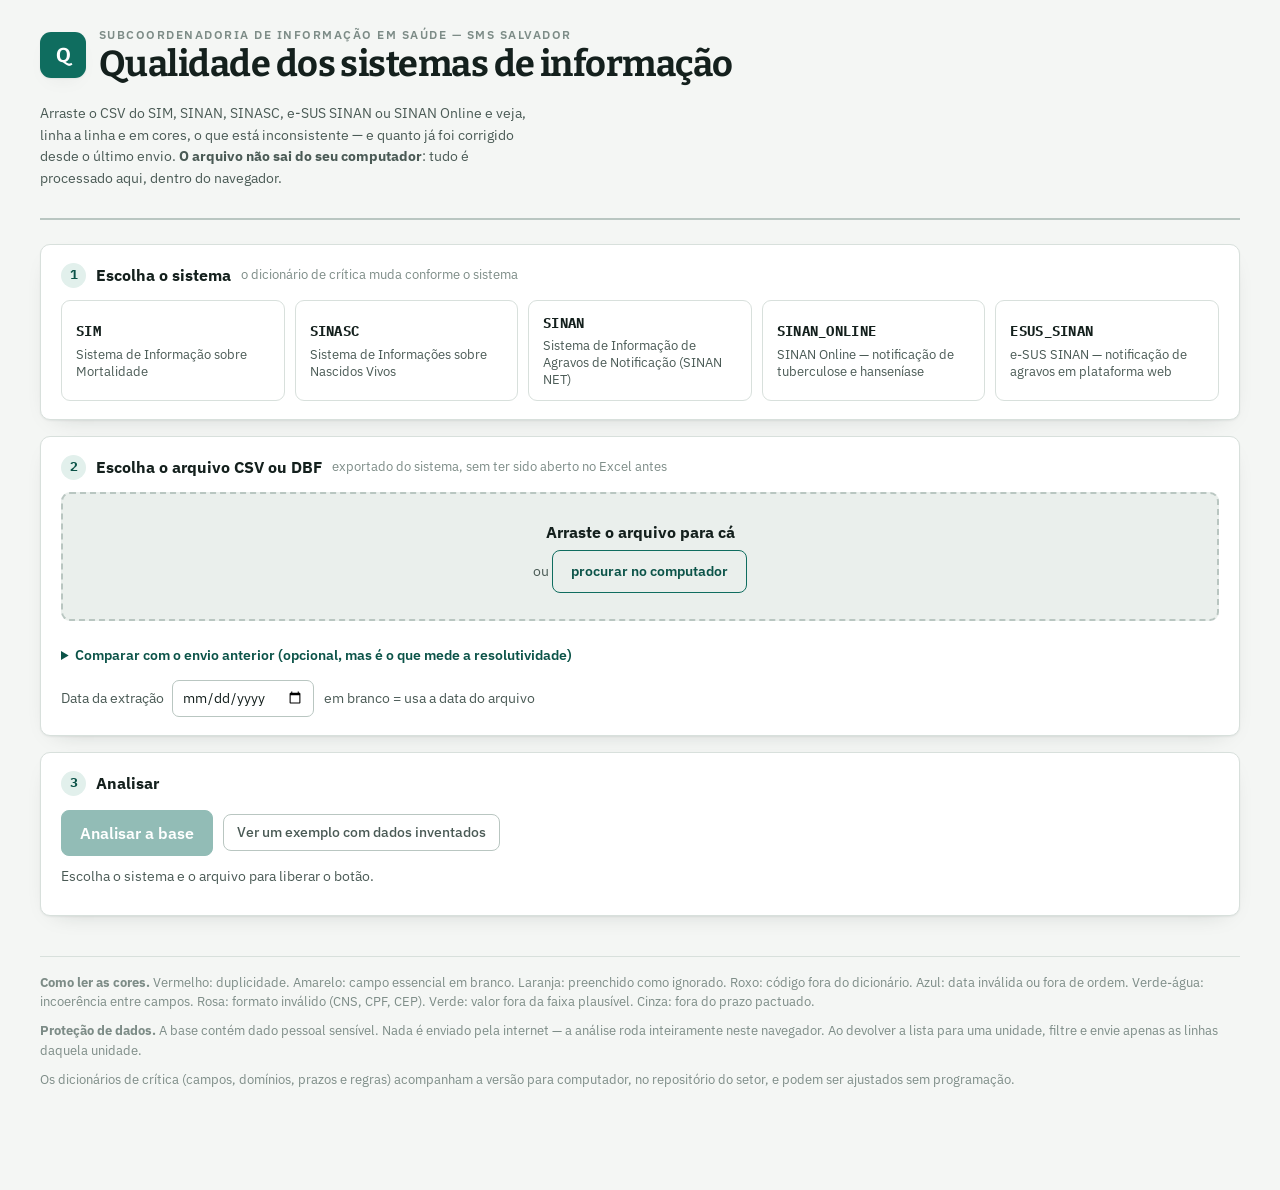
<file: qualidade-sis/QualiSIS_navegador.html>
<title>QualiSIS</title>
<link rel="preconnect" href="https://fonts.googleapis.com">
<link rel="preconnect" href="https://fonts.gstatic.com" crossorigin>
<link rel="stylesheet" href="https://fonts.googleapis.com/css2?family=Bitter:wght@600;700&family=IBM+Plex+Mono:wght@400;600&family=IBM+Plex+Sans:wght@400;500;600&display=swap">
<style>/* QualiSIS no navegador — folha de estilo
   Direção: ficha de laboratório / laudo institucional.
   Tinta verde-petróleo, papel com viés frio-esverdeado, tipos Bitter (títulos)
   + IBM Plex Sans (interface) + IBM Plex Mono (códigos e números).           */

*, *::before, *::after { box-sizing: border-box; }

:root {
  color-scheme: light;

  --papel:        #f4f6f4;
  --superficie:   #ffffff;
  --superficie-2: #eaefec;
  --tinta:        #14201d;
  --tinta-2:      #4a5a55;
  --tinta-3:      #7d8c87;
  --fio:          #d8e0dc;
  --fio-forte:    #b9c6c1;
  --acento:       #0f6d5f;
  --acento-suave: #e2f0ec;
  --acento-tinta: #0b5348;

  --bom:      #0f7a3d;
  --atencao:  #b57900;
  --serio:    #c25a24;
  --critico:  #b3261e;

  --c-duplicidade:      #d13c3b;
  --c-em_branco:        #b8820a;
  --c-ignorado:         #d05a26;
  --c-codigo_invalido:  #5b4bc4;
  --c-data_invalida:    #1f6fc4;
  --c-incoerencia:      #10876a;
  --c-formato_invalido: #c2568a;
  --c-fora_de_faixa:    #2f7a12;
  --c-fora_do_prazo:    #6f7d78;

  --f-duplicidade:      #fae0df;
  --f-em_branco:        #fbeecb;
  --f-ignorado:         #fbe1d3;
  --f-codigo_invalido:  #e6e2fa;
  --f-data_invalida:    #d9e8f8;
  --f-incoerencia:      #d6efe7;
  --f-formato_invalido: #fadfeb;
  --f-fora_de_faixa:    #dff0d4;
  --f-fora_do_prazo:    #e6e9e8;

  --raio: 10px;
  --sombra: 0 1px 2px rgba(20, 32, 29, .06), 0 8px 24px -16px rgba(20, 32, 29, .28);
}

@media (prefers-color-scheme: dark) {
  :root:not([data-theme="light"]) {
    color-scheme: dark;
    --papel:        #0e1412;
    --superficie:   #161e1b;
    --superficie-2: #1e2825;
    --tinta:        #edf2f0;
    --tinta-2:      #b3c1bc;
    --tinta-3:      #83948e;
    --fio:          #26332f;
    --fio-forte:    #33443f;
    --acento:       #35c1a5;
    --acento-suave: #16302b;
    --acento-tinta: #7fdcc7;

    --bom:      #34b364;
    --atencao:  #e0a52a;
    --serio:    #e07a45;
    --critico:  #e2564d;

    --c-duplicidade:      #e8706e;
    --c-em_branco:        #d9a52b;
    --c-ignorado:         #e07f52;
    --c-codigo_invalido:  #9b8ff0;
    --c-data_invalida:    #5ba0e6;
    --c-incoerencia:      #3cb894;
    --c-formato_invalido: #e089b1;
    --c-fora_de_faixa:    #63b23f;
    --c-fora_do_prazo:    #96a5a0;

    --f-duplicidade:      #3a1f1f;
    --f-em_branco:        #372b12;
    --f-ignorado:         #3a2418;
    --f-codigo_invalido:  #262151;
    --f-data_invalida:    #14283f;
    --f-incoerencia:      #10332a;
    --f-formato_invalido: #3a2030;
    --f-fora_de_faixa:    #1c3312;
    --f-fora_do_prazo:    #262e2c;

    --sombra: 0 1px 2px rgba(0, 0, 0, .4), 0 8px 24px -16px rgba(0, 0, 0, .8);
  }
}

:root[data-theme="dark"] {
  color-scheme: dark;
  --papel:        #0e1412;
  --superficie:   #161e1b;
  --superficie-2: #1e2825;
  --tinta:        #edf2f0;
  --tinta-2:      #b3c1bc;
  --tinta-3:      #83948e;
  --fio:          #26332f;
  --fio-forte:    #33443f;
  --acento:       #35c1a5;
  --acento-suave: #16302b;
  --acento-tinta: #7fdcc7;

  --bom:      #34b364;
  --atencao:  #e0a52a;
  --serio:    #e07a45;
  --critico:  #e2564d;

  --c-duplicidade:      #e8706e;
  --c-em_branco:        #d9a52b;
  --c-ignorado:         #e07f52;
  --c-codigo_invalido:  #9b8ff0;
  --c-data_invalida:    #5ba0e6;
  --c-incoerencia:      #3cb894;
  --c-formato_invalido: #e089b1;
  --c-fora_de_faixa:    #63b23f;
  --c-fora_do_prazo:    #96a5a0;

  --f-duplicidade:      #3a1f1f;
  --f-em_branco:        #372b12;
  --f-ignorado:         #3a2418;
  --f-codigo_invalido:  #262151;
  --f-data_invalida:    #14283f;
  --f-incoerencia:      #10332a;
  --f-formato_invalido: #3a2030;
  --f-fora_de_faixa:    #1c3312;
  --f-fora_do_prazo:    #262e2c;

  --sombra: 0 1px 2px rgba(0, 0, 0, .4), 0 8px 24px -16px rgba(0, 0, 0, .8);
}

body {
  margin: 0;
  background: var(--papel);
  color: var(--tinta);
  font-family: "IBM Plex Sans", system-ui, -apple-system, "Segoe UI", sans-serif;
  font-size: 15.5px;
  line-height: 1.55;
  -webkit-text-size-adjust: 100%;
}

h1, h2, h3 { font-family: Bitter, Georgia, "Times New Roman", serif; text-wrap: balance; }
h1 { font-size: clamp(26px, 3.4vw, 36px); margin: 0; line-height: 1.14; letter-spacing: -.015em; }
h2 { font-size: 21px; margin: 0 0 4px; letter-spacing: -.01em; }
h3 { font-size: 15.5px; margin: 22px 0 6px; color: var(--tinta-2); font-weight: 600; }
p  { margin: 0 0 10px; }
a  { color: var(--acento-tinta); }

.envelope { max-width: 1240px; margin: 0 auto; padding: 26px 20px 90px; }

/* ------------------------------------------------------------------ topo */
.cabecalho { display: flex; flex-wrap: wrap; gap: 18px 26px; align-items: flex-end;
             justify-content: space-between; padding-bottom: 18px;
             border-bottom: 2px solid var(--fio-forte); }
.marca { display: flex; align-items: center; gap: 13px; }
.selo { width: 46px; height: 46px; flex: none; border-radius: 11px; background: var(--acento);
        display: grid; place-items: center; color: #fff; font-family: Bitter, serif;
        font-size: 20px; font-weight: 700; box-shadow: var(--sombra); }
.sobrenome { color: var(--tinta-3); font-size: 11.5px; letter-spacing: .13em;
             text-transform: uppercase; font-weight: 600; }
.subtitulo { color: var(--tinta-2); font-size: 14px; max-width: 62ch; }

/* --------------------------------------------------------------- etapas */
.etapas { display: grid; gap: 16px; margin-top: 24px; }
.cartao { background: var(--superficie); border: 1px solid var(--fio); border-radius: var(--raio);
          padding: 18px 20px; box-shadow: var(--sombra); }
.cartao > .rotulo-etapa { display: flex; align-items: center; gap: 10px; margin-bottom: 12px; }
.numero-etapa { width: 25px; height: 25px; flex: none; border-radius: 50%;
                background: var(--acento-suave); color: var(--acento-tinta);
                display: grid; place-items: center; font-size: 13px; font-weight: 700;
                font-family: "IBM Plex Mono", monospace; }
.rotulo-etapa strong { font-size: 15.5px; }
.rotulo-etapa span.dica { color: var(--tinta-3); font-size: 13px; }

.sistemas { display: grid; grid-template-columns: repeat(auto-fit, minmax(215px, 1fr)); gap: 10px; }
.sistema { text-align: left; cursor: pointer; background: var(--superficie);
           border: 1.5px solid var(--fio); border-radius: 9px; padding: 12px 14px;
           font: inherit; color: inherit; transition: border-color .12s, background .12s; }
.sistema:hover { border-color: var(--fio-forte); background: var(--superficie-2); }
.sistema[aria-pressed="true"] { border-color: var(--acento); background: var(--acento-suave); }
.sistema b { display: block; font-family: "IBM Plex Mono", monospace; font-size: 14px;
             letter-spacing: .02em; }
.sistema small { color: var(--tinta-2); font-size: 12.5px; line-height: 1.35; display: block;
                 margin-top: 3px; }

.solta { border: 2px dashed var(--fio-forte); border-radius: 9px; padding: 26px 20px;
         text-align: center; background: var(--superficie-2); transition: border-color .12s; }
.solta.sobre { border-color: var(--acento); background: var(--acento-suave); }
.solta p { margin: 6px 0 0; color: var(--tinta-2); font-size: 13.5px; }
.arquivo-escolhido { display: flex; flex-wrap: wrap; align-items: center; gap: 10px;
                     margin-top: 12px; font-size: 13.5px; color: var(--tinta-2); }
.arquivo-escolhido code { font-size: 13px; }

.botao { font: inherit; font-weight: 600; cursor: pointer; border-radius: 8px; padding: 10px 18px;
         border: 1.5px solid var(--acento); background: var(--acento); color: #fff;
         transition: filter .12s; }
.botao:hover { filter: brightness(1.08); }
.botao[disabled] { opacity: .45; cursor: not-allowed; filter: none; }
.botao.secundario { background: transparent; color: var(--acento-tinta); }
.botao.discreto { background: transparent; color: var(--tinta-2); border-color: var(--fio-forte);
                  padding: 7px 13px; font-weight: 500; font-size: 13.5px; }
:focus-visible { outline: 2.5px solid var(--acento); outline-offset: 2px; }

.opcional { margin-top: 12px; font-size: 13.5px; color: var(--tinta-2); }
.opcional summary { cursor: pointer; color: var(--acento-tinta); font-weight: 600; }
.linha-controles { display: flex; flex-wrap: wrap; gap: 10px; align-items: center;
                   margin-top: 14px; }
label.campo { display: inline-flex; align-items: center; gap: 8px; font-size: 13.5px;
              color: var(--tinta-2); }
input[type="date"], input[type="search"], select {
  font: inherit; font-size: 13.5px; padding: 6px 9px; border-radius: 7px;
  border: 1px solid var(--fio-forte); background: var(--superficie); color: var(--tinta); }

/* ------------------------------------------------------------- progresso */
.progresso { margin-top: 18px; }
.barra-fora { height: 8px; border-radius: 99px; background: var(--superficie-2); overflow: hidden; }
.barra-dentro { height: 100%; width: 0; background: var(--acento); border-radius: 99px;
                transition: width .18s ease-out; }
.progresso p { margin: 8px 0 0; font-size: 13.5px; color: var(--tinta-2);
               font-variant-numeric: tabular-nums; }

/* ------------------------------------------------------------ resultados */
.navegacao { position: sticky; top: 0; z-index: 20; display: flex; gap: 4px; overflow-x: auto;
             background: var(--papel); padding: 10px 0; margin: 26px 0 0;
             border-bottom: 1px solid var(--fio); }
.navegacao a { flex: none; color: var(--tinta-2); text-decoration: none; font-size: 13.5px;
               padding: 6px 11px; border-radius: 7px; white-space: nowrap; }
.navegacao a:hover { background: var(--superficie-2); color: var(--tinta); }

section.painel { background: var(--superficie); border: 1px solid var(--fio);
                 border-radius: var(--raio); padding: 20px 22px; margin-top: 16px;
                 box-shadow: var(--sombra); scroll-margin-top: 60px; }
.cabeca-painel { display: flex; flex-wrap: wrap; gap: 6px 16px; align-items: baseline;
                 justify-content: space-between; margin-bottom: 6px; }
.nota { color: var(--tinta-2); font-size: 13.5px; max-width: 78ch; }

.heroi { display: flex; flex-wrap: wrap; gap: 20px; align-items: center; }
.heroi .escore { font-family: Bitter, serif; font-size: 64px; font-weight: 700; line-height: 1;
                 letter-spacing: -.03em; }
.pastilha { display: inline-block; padding: 3px 11px; border-radius: 99px; font-size: 12.5px;
            font-weight: 600; border: 1.5px solid currentColor; }
.mosaico { display: grid; grid-template-columns: repeat(auto-fit, minmax(178px, 1fr)); gap: 12px;
           margin-top: 18px; }
.ladrilho { background: var(--superficie-2); border: 1px solid var(--fio); border-radius: 9px;
            padding: 13px 15px; }
.ladrilho .rot { font-size: 11.5px; text-transform: uppercase; letter-spacing: .07em;
                 color: var(--tinta-2); font-weight: 600; }
.ladrilho .val { font-family: "IBM Plex Mono", monospace; font-size: 26px; font-weight: 600;
                 margin-top: 3px; letter-spacing: -.02em; }
.ladrilho .obs { font-size: 12.5px; color: var(--tinta-3); }

/* --------------------------------------------------------------- tabelas */
.rolagem { overflow-x: auto; border-radius: 8px; }
table { border-collapse: collapse; width: 100%; font-size: 13.5px; }
th, td { text-align: left; padding: 7px 10px; border-bottom: 1px solid var(--fio);
         vertical-align: top; }
th { position: sticky; top: 0; background: var(--superficie); color: var(--tinta-2);
     font-size: 11.5px; text-transform: uppercase; letter-spacing: .05em; font-weight: 600;
     white-space: nowrap; z-index: 2; }
td.num, th.num { text-align: right; font-variant-numeric: tabular-nums; white-space: nowrap;
                 font-family: "IBM Plex Mono", monospace; }
tbody tr:hover td { background: var(--superficie-2); }
.medidor { display: flex; align-items: center; gap: 9px; }
.medidor .trilho { display: block; flex: 1 1 78px; min-width: 78px; height: 8px;
                   border-radius: 99px; background: var(--superficie-2); overflow: hidden; }
.medidor .preenchido { display: block; height: 100%; border-radius: 99px; }
.medidor .valor { font-family: "IBM Plex Mono", monospace; min-width: 56px; text-align: right; }

.amostra { width: 11px; height: 11px; border-radius: 3px; display: inline-block;
           vertical-align: -1px; margin-right: 6px; }
.legenda { display: flex; flex-wrap: wrap; gap: 7px 18px; font-size: 13px; color: var(--tinta-2);
           margin: 4px 0 12px; }

/* ------------------------------------------------- tabela de ocorrências */
.filtros { display: flex; flex-wrap: wrap; gap: 9px; align-items: center; margin: 4px 0 12px; }
.tabelao { max-height: 66vh; overflow: auto; border: 1px solid var(--fio); border-radius: 8px; }
.tabelao table { font-size: 12.5px; }
.tabelao td, .tabelao th { white-space: nowrap; padding: 5px 8px; }
.tabelao table { width: max-content; min-width: 100%; }
.tabelao td.detalhe { max-width: 560px; overflow: hidden; text-overflow: ellipsis;
                      font-size: 12px; color: var(--tinta-2); }
.tabelao tr td:first-child { position: sticky; left: 0; background: var(--superficie);
                             border-right: 1px solid var(--fio); font-family: "IBM Plex Mono", monospace; }
.tabelao tr:hover td:first-child { background: var(--superficie-2); }

td.duplicidade      { background: var(--f-duplicidade); }
td.em_branco        { background: var(--f-em_branco); }
td.ignorado         { background: var(--f-ignorado); }
td.codigo_invalido  { background: var(--f-codigo_invalido); }
td.data_invalida    { background: var(--f-data_invalida); }
td.incoerencia      { background: var(--f-incoerencia); }
td.formato_invalido { background: var(--f-formato_invalido); }
td.fora_de_faixa    { background: var(--f-fora_de_faixa); }
td.fora_do_prazo    { background: var(--f-fora_do_prazo); }
tr.marcada td:first-child { box-shadow: inset 4px 0 0 var(--cor-linha, var(--fio-forte)); }

.paginacao { display: flex; flex-wrap: wrap; gap: 10px; align-items: center; margin-top: 10px;
             font-size: 13.5px; color: var(--tinta-2); }

/* --------------------------------------------------------------- rodapé */
.acoes-download { display: flex; flex-wrap: wrap; gap: 10px; margin-top: 6px; }
ul.providencias { margin: 6px 0 0; padding-left: 20px; }
ul.providencias li { margin-bottom: 7px; }
.rodape { margin-top: 40px; padding-top: 16px; border-top: 1px solid var(--fio);
          color: var(--tinta-3); font-size: 12.5px; }
code, .mono { font-family: "IBM Plex Mono", monospace; font-size: .92em; }
.oculto { display: none !important; }
.aviso { border-left: 3px solid var(--atencao); background: var(--superficie-2);
         padding: 10px 14px; border-radius: 0 8px 8px 0; font-size: 13.5px; color: var(--tinta-2);
         margin: 12px 0; }
.erro { border-left-color: var(--critico); }

@media (prefers-reduced-motion: reduce) {
  * { transition: none !important; animation: none !important; }
}

@media print {
  body { background: #fff; }
  .navegacao, .etapas, .acoes-download, .filtros { display: none !important; }
  section.painel { break-inside: avoid; box-shadow: none; }
}
</style>

<div class="envelope">

  <header class="cabecalho">
    <div class="marca">
      <div class="selo" aria-hidden="true">Q</div>
      <div>
        <div class="sobrenome">Subcoordenadoria de Informação em Saúde — SMS Salvador</div>
        <h1>Qualidade dos sistemas de informação</h1>
      </div>
    </div>
    <p class="subtitulo">Arraste o CSV do SIM, SINAN, SINASC, e-SUS SINAN ou SINAN Online e veja,
    linha a linha e em cores, o que está inconsistente — e quanto já foi corrigido desde o último
    envio. <strong>O arquivo não sai do seu computador</strong>: tudo é processado aqui, dentro do
    navegador.</p>
  </header>

  <div class="etapas">

    <div class="cartao">
      <div class="rotulo-etapa"><span class="numero-etapa">1</span>
        <strong>Escolha o sistema</strong>
        <span class="dica">o dicionário de crítica muda conforme o sistema</span></div>
      <div class="sistemas" id="sistemas"></div>
    </div>

    <div class="cartao">
      <div class="rotulo-etapa"><span class="numero-etapa">2</span>
        <strong>Escolha o arquivo CSV ou DBF</strong>
        <span class="dica">exportado do sistema, sem ter sido aberto no Excel antes</span></div>
      <div class="solta" id="zona-arquivo">
        <strong>Arraste o arquivo para cá</strong>
        <p>ou <button type="button" class="botao secundario">procurar no computador</button></p>
        <input type="file" id="arquivo" accept=".csv,.txt,.dbf,text/csv" class="oculto">
      </div>
      <div class="arquivo-escolhido" id="rotulo-arquivo"></div>

      <details class="opcional">
        <summary>Comparar com o envio anterior (opcional, mas é o que mede a resolutividade)</summary>
        <p style="margin-top:8px">Informe o CSV ou DBF do envio passado. A ferramenta acompanha cada
        registro pela chave e mostra o que foi <strong>corrigido</strong>, o que
        <strong>persiste</strong> e o que é <strong>novo</strong>.</p>
        <div class="solta" id="zona-anterior" style="padding:16px">
          <button type="button" class="botao discreto">escolher o arquivo do envio anterior</button>
          <input type="file" id="arquivo-anterior" accept=".csv,.txt,.dbf,text/csv" class="oculto">
        </div>
        <div class="arquivo-escolhido" id="rotulo-anterior"></div>
      </details>

      <div class="linha-controles">
        <label class="campo">Data da extração
          <input type="date" id="data-extracao">
        </label>
        <span class="nota">em branco = usa a data do arquivo</span>
      </div>
    </div>

    <div class="cartao">
      <div class="rotulo-etapa"><span class="numero-etapa">3</span>
        <strong>Analisar</strong></div>
      <div class="linha-controles">
        <button class="botao" id="analisar" disabled>Analisar a base</button>
        <button class="botao discreto" id="exemplo">Ver um exemplo com dados inventados</button>
      </div>
      <p class="nota" id="resumo-escolha" style="margin-top:10px"></p>
      <div class="progresso oculto" id="progresso">
        <div class="barra-fora"><div class="barra-dentro" id="barra"></div></div>
        <p id="texto-progresso"></p>
      </div>
      <div class="aviso erro oculto" id="erro"></div>
    </div>

  </div>

  <nav class="navegacao oculto" id="navegacao" aria-label="Seções do resultado">
    <a href="#p-resumo">Resumo</a>
    <a href="#p-indicadores">Indicadores</a>
    <a href="#p-tipos">Tipos</a>
    <a href="#p-campos">Campos</a>
    <a href="#p-prazos">Prazos</a>
    <a href="#p-estratos">Onde estão</a>
    <a href="#p-comparativo">Comparação</a>
    <a href="#p-providencias">Providências</a>
    <a href="#p-linhas">Linhas</a>
    <a href="#p-exportar">Exportar</a>
  </nav>

  <main id="resultados"></main>

  <footer class="rodape">
    <p><strong>Como ler as cores.</strong> Vermelho: duplicidade. Amarelo: campo essencial em
    branco. Laranja: preenchido como ignorado. Roxo: código fora do dicionário. Azul: data
    inválida ou fora de ordem. Verde-água: incoerência entre campos. Rosa: formato inválido
    (CNS, CPF, CEP). Verde: valor fora da faixa plausível. Cinza: fora do prazo pactuado.</p>
    <p><strong>Proteção de dados.</strong> A base contém dado pessoal sensível. Nada é enviado
    pela internet — a análise roda inteiramente neste navegador. Ao devolver a lista para uma
    unidade, filtre e envie apenas as linhas daquela unidade.</p>
    <p>Os dicionários de crítica (campos, domínios, prazos e regras) acompanham a versão para
    computador, no repositório do setor, e podem ser ajustados sem programação.</p>
  </footer>
</div>

<script>const CONFIGS = {"esus_sinan":{"sistema":"ESUS_SINAN","nome_completo":"e-SUS SINAN — notificação de agravos em plataforma web","descricao":"Base de notificações registradas no e-SUS SINAN no município de Salvador.","orgao":"Subcoordenadoria de Informação em Saúde — SMS Salvador","csv":{"separador":null,"encoding":null},"chave_registro":["NU_NOTIFIC"],"data_referencia":"DT_NOTIFIC","campos_estratificacao":["ID_UNIDADE","ID_AGRAVO","CLASSI_FIN","ID_BAIRRO"],"apelidos_colunas":{"NUMERO_NOTIFICACAO":"NU_NOTIFIC","NUMERO_DA_NOTIFICACAO":"NU_NOTIFIC","DATA_NOTIFICACAO":"DT_NOTIFIC","DATA_DA_NOTIFICACAO":"DT_NOTIFIC","DATA_PRIMEIROS_SINTOMAS":"DT_SIN_PRI","DATA_DOS_PRIMEIROS_SINTOMAS":"DT_SIN_PRI","DATA_DIGITACAO":"DT_DIGITA","DATA_DA_DIGITACAO":"DT_DIGITA","DATA_ENCERRAMENTO":"DT_ENCERRA","DATA_DO_ENCERRAMENTO":"DT_ENCERRA","DATA_NASCIMENTO":"DT_NASC","DATA_DE_NASCIMENTO":"DT_NASC","AGRAVO":"ID_AGRAVO","CID10":"ID_AGRAVO","CID_10":"ID_AGRAVO","UNIDADE_NOTIFICADORA":"ID_UNIDADE","CNES_UNIDADE_NOTIFICADORA":"ID_UNIDADE","MUNICIPIO_NOTIFICACAO":"ID_MUNICIP","MUNICIPIO_RESIDENCIA":"ID_MN_RESI","MUNICIPIO_DE_RESIDENCIA":"ID_MN_RESI","BAIRRO_RESIDENCIA":"ID_BAIRRO","BAIRRO":"ID_BAIRRO","NOME_PACIENTE":"NM_PACIENT","NOME_DO_PACIENTE":"NM_PACIENT","NOME_DA_MAE":"NM_MAE_PAC","NOME_MAE":"NM_MAE_PAC","SEXO":"CS_SEXO","RACA_COR":"CS_RACA","RACA":"CS_RACA","ESCOLARIDADE":"CS_ESCOL_N","GESTANTE":"CS_GESTANT","CNS":"NU_CNS","CARTAO_SUS":"NU_CNS","CPF":"NU_CPF","CEP":"NU_CEP","CLASSIFICACAO_FINAL":"CLASSI_FIN","CRITERIO_CONFIRMACAO":"CRITERIO","EVOLUCAO_CASO":"EVOLUCAO","TELEFONE":"NU_TELEFON","ZONA":"CS_ZONA"},"parametros":{"data_minima_plausivel":"1900-01-01","defasagem_aceitavel_dias":10,"campo_abrangencia":"ID_MN_RESI"},"chaves_duplicidade":[{"id":"DUP_NOTIFIC","nome":"Número de notificação repetido","campos":["NU_NOTIFIC"]},{"id":"DUP_CPF","nome":"Provável duplicidade (CPF + agravo + data dos primeiros sintomas)","campos":["NU_CPF","ID_AGRAVO","DT_SIN_PRI"]},{"id":"DUP_PROVAVEL","nome":"Provável duplicidade (nome + data de nascimento + agravo)","campos":["NM_PACIENT","DT_NASC","ID_AGRAVO"]}],"tempestividade":[{"id":"NOTIFICACAO","rotulo":"Oportunidade da notificação (1º sintoma → notificação)","data_inicial":"DT_SIN_PRI","data_final":"DT_NOTIFIC","prazo_dias":7},{"id":"DIGITACAO","rotulo":"Oportunidade do registro no sistema (notificação → digitação)","data_inicial":"DT_NOTIFIC","data_final":"DT_DIGITA","prazo_dias":2},{"id":"ENCERRAMENTO","rotulo":"Oportunidade do encerramento (notificação → encerramento)","data_inicial":"DT_NOTIFIC","data_final":"DT_ENCERRA","prazo_dias":60}],"campos":{"NU_NOTIFIC":{"rotulo":"Número da notificação","tipo":"texto","obrigatorio":true,"essencial":true,"bloco":"Notificação"},"ID_AGRAVO":{"rotulo":"Agravo (CID-10)","tipo":"texto","obrigatorio":true,"essencial":true,"bloco":"Notificação","validador":"cid10"},"DT_NOTIFIC":{"rotulo":"Data da notificação","tipo":"data","obrigatorio":true,"essencial":true,"bloco":"Notificação","data_minima":"2015-01-01"},"DT_SIN_PRI":{"rotulo":"Data dos primeiros sintomas","tipo":"data","essencial":true,"bloco":"Caso","data_minima":"2015-01-01"},"ID_MUNICIP":{"rotulo":"Município notificante (IBGE)","tipo":"texto","essencial":true,"bloco":"Notificação","validador":"ibge"},"ID_UNIDADE":{"rotulo":"Unidade notificadora (CNES)","tipo":"texto","obrigatorio":true,"essencial":true,"bloco":"Notificação","validador":"cnes","ignorado":["9999999"]},"NM_PACIENT":{"rotulo":"Nome do paciente","tipo":"texto","obrigatorio":true,"essencial":true,"bloco":"Paciente"},"DT_NASC":{"rotulo":"Data de nascimento","tipo":"data","essencial":true,"bloco":"Paciente"},"CS_SEXO":{"rotulo":"Sexo","tipo":"categorico","obrigatorio":true,"essencial":true,"bloco":"Paciente","dominio":{"M":"Masculino","F":"Feminino","1":"Masculino","2":"Feminino","MASCULINO":"Masculino","FEMININO":"Feminino"},"ignorado":["I","9","INDEFINIDO"]},"CS_GESTANT":{"rotulo":"Gestante","tipo":"categorico","bloco":"Paciente","dominio":{"1":"1º trimestre","2":"2º trimestre","3":"3º trimestre","4":"Idade gestacional ignorada","5":"Não","6":"Não se aplica"},"ignorado":["9"]},"CS_RACA":{"rotulo":"Raça/cor","tipo":"categorico","essencial":true,"bloco":"Paciente","dominio":{"1":"Branca","2":"Preta","3":"Amarela","4":"Parda","5":"Indígena","BRANCA":"Branca","PRETA":"Preta","AMARELA":"Amarela","PARDA":"Parda","INDIGENA":"Indígena"},"ignorado":["9"]},"CS_ESCOL_N":{"rotulo":"Escolaridade","tipo":"texto","bloco":"Paciente","ignorado":["9","99"]},"NU_CNS":{"rotulo":"Cartão Nacional de Saúde","tipo":"texto","essencial":true,"bloco":"Paciente","validador":"cns"},"NU_CPF":{"rotulo":"CPF","tipo":"texto","bloco":"Paciente","validador":"cpf"},"NM_MAE_PAC":{"rotulo":"Nome da mãe","tipo":"texto","essencial":true,"bloco":"Paciente"},"NU_TELEFON":{"rotulo":"Telefone de contato","tipo":"texto","bloco":"Paciente","regex":"^[0-9]{10,11}$","so_digitos":true,"formato_descricao":"DDD + número (10 ou 11 dígitos)"},"ID_MN_RESI":{"rotulo":"Município de residência (IBGE)","tipo":"texto","obrigatorio":true,"essencial":true,"bloco":"Residência","validador":"ibge"},"ID_BAIRRO":{"rotulo":"Bairro de residência","tipo":"texto","essencial":true,"bloco":"Residência"},"NU_CEP":{"rotulo":"CEP","tipo":"texto","bloco":"Residência","validador":"cep"},"CS_ZONA":{"rotulo":"Zona de residência","tipo":"categorico","bloco":"Residência","dominio":{"1":"Urbana","2":"Rural","3":"Periurbana","URBANA":"Urbana","RURAL":"Rural"},"ignorado":["9"]},"CLASSI_FIN":{"rotulo":"Classificação final","tipo":"texto","essencial":true,"bloco":"Encerramento","ignorado":["9"]},"CRITERIO":{"rotulo":"Critério de confirmação","tipo":"texto","bloco":"Encerramento","ignorado":["9"]},"EVOLUCAO":{"rotulo":"Evolução do caso","tipo":"texto","essencial":true,"bloco":"Encerramento","ignorado":["9"]},"DT_ENCERRA":{"rotulo":"Data do encerramento","tipo":"data","essencial":true,"bloco":"Encerramento","data_minima":"2015-01-01"},"DT_DIGITA":{"rotulo":"Data da digitação/registro","tipo":"data","essencial":true,"bloco":"Processamento","data_minima":"2015-01-01"}},"regras_cruzadas":[{"id":"ESN001","tipo":"ordem_datas","campos":["DT_SIN_PRI","DT_NOTIFIC"],"descricao":"A notificação não pode ser anterior aos primeiros sintomas.","tipo_inconsistencia":"data_invalida"},{"id":"ESN002","tipo":"ordem_datas","campos":["DT_NOTIFIC","DT_DIGITA"],"descricao":"O registro no sistema não pode ser anterior à notificação.","tipo_inconsistencia":"data_invalida"},{"id":"ESN003","tipo":"ordem_datas","campos":["DT_NOTIFIC","DT_ENCERRA"],"descricao":"O encerramento não pode ser anterior à notificação.","tipo_inconsistencia":"data_invalida"},{"id":"ESN004","tipo":"ordem_datas","campos":["DT_NASC","DT_NOTIFIC"],"descricao":"A notificação não pode ser anterior ao nascimento do paciente.","tipo_inconsistencia":"data_invalida"},{"id":"ESN010","tipo":"condicional_proibido","se":{"campo":"CS_SEXO","valores":["M","1","MASCULINO"]},"entao_campo":"CS_GESTANT","valores_proibidos":["1","2","3","4"],"descricao":"Paciente do sexo masculino marcado como gestante.","tipo_inconsistencia":"incoerencia"},{"id":"ESN011","tipo":"condicional_obrigatorio","se":{"campo":"CLASSI_FIN","preenchido":true},"entao_preenchido":["DT_ENCERRA","EVOLUCAO"],"descricao":"Caso classificado exige data de encerramento e evolução.","tipo_inconsistencia":"em_branco"},{"id":"ESN012","tipo":"condicional_obrigatorio","se":{"campo":"ID_MN_RESI","valores":["292740"]},"entao_preenchido":["ID_BAIRRO"],"descricao":"Residente em Salvador deve ter o bairro informado (necessário para a territorialização por distrito sanitário).","tipo_inconsistencia":"em_branco"}]},"sim":{"sistema":"SIM","nome_completo":"Sistema de Informação sobre Mortalidade","descricao":"Base de Declarações de Óbito (DO) do município de Salvador.","orgao":"Subcoordenadoria de Informação em Saúde — SMS Salvador","csv":{"separador":null,"encoding":null},"chave_registro":["NUMERODO"],"data_referencia":"DTOBITO","campos_estratificacao":["CODESTAB","LOCOCOR","CIRCOBITO"],"apelidos_colunas":{"NUMERO_DO":"NUMERODO","DT_OBITO":"DTOBITO","DT_NASC":"DTNASC","DT_CADASTRO":"DTCADASTRO","CAUSA_BASICA":"CAUSABAS","COD_MUN_RES":"CODMUNRES","COD_ESTAB":"CODESTAB"},"parametros":{"data_minima_plausivel":"1890-01-01","defasagem_aceitavel_dias":60,"campo_abrangencia":"CODMUNRES","estratos_esperados":[]},"chaves_duplicidade":[{"id":"DUP_NUMERODO","nome":"Número da DO repetido","campos":["NUMERODO"]},{"id":"DUP_PROVAVEL","nome":"Provável duplicidade (nome + data do óbito + data de nascimento)","campos":["NOME","DTOBITO","DTNASC"]},{"id":"DUP_NOME_MAE","nome":"Provável duplicidade (nome + nome da mãe + data do óbito)","campos":["NOME","NOMEMAE","DTOBITO"]}],"tempestividade":[{"id":"DIGITACAO","rotulo":"Oportunidade da digitação (óbito → cadastro no SIM)","data_inicial":"DTOBITO","data_final":"DTCADASTRO","prazo_dias":30},{"id":"INVESTIGACAO","rotulo":"Oportunidade da investigação (óbito → conclusão da investigação)","data_inicial":"DTOBITO","data_final":"DTCONINV","prazo_dias":120}],"campos":{"NUMERODO":{"rotulo":"Número da DO","tipo":"texto","obrigatorio":true,"essencial":true,"bloco":"Identificação","regex":"^[0-9]{6,12}$","formato_descricao":"6 a 12 dígitos"},"TIPOBITO":{"rotulo":"Tipo de óbito","tipo":"categorico","obrigatorio":true,"essencial":true,"bloco":"Identificação","dominio":{"1":"Fetal","2":"Não fetal"},"ignorado":["9"]},"DTOBITO":{"rotulo":"Data do óbito","tipo":"data","obrigatorio":true,"essencial":true,"bloco":"Identificação","data_minima":"1996-01-01"},"HORAOBITO":{"rotulo":"Hora do óbito","tipo":"texto","bloco":"Identificação","regex":"^([01][0-9]|2[0-3])[0-5][0-9]$","formato_descricao":"HHMM","ignorado":["9999"]},"NATURAL":{"rotulo":"Naturalidade","tipo":"texto","bloco":"Identificação","ignorado":["999"]},"DTNASC":{"rotulo":"Data de nascimento","tipo":"data","obrigatorio":true,"essencial":true,"bloco":"Identificação"},"IDADE":{"rotulo":"Idade (código SIM)","tipo":"texto","obrigatorio":true,"essencial":true,"bloco":"Identificação","regex":"^[0-5][0-9]{2}$","formato_descricao":"3 dígitos: unidade (0=minutos,1=horas,2=dias,3=meses,4=anos,5=100+) + quantidade","ignorado":["999","000"]},"SEXO":{"rotulo":"Sexo","tipo":"categorico","obrigatorio":true,"essencial":true,"bloco":"Identificação","dominio":{"1":"Masculino","2":"Feminino","M":"Masculino","F":"Feminino"},"ignorado":["0","9","I"]},"RACACOR":{"rotulo":"Raça/cor","tipo":"categorico","obrigatorio":true,"essencial":true,"bloco":"Identificação","dominio":{"1":"Branca","2":"Preta","3":"Amarela","4":"Parda","5":"Indígena"},"ignorado":["9","0"]},"ESTCIV":{"rotulo":"Estado civil","tipo":"categorico","bloco":"Identificação","dominio":{"1":"Solteiro","2":"Casado","3":"Viúvo","4":"Separado judicialmente/divorciado","5":"União estável"},"ignorado":["9","0"]},"ESC":{"rotulo":"Escolaridade (anos de estudo)","tipo":"categorico","essencial":true,"bloco":"Identificação","dominio":{"1":"Nenhuma","2":"1 a 3 anos","3":"4 a 7 anos","4":"8 a 11 anos","5":"12 anos e mais"},"ignorado":["9","0"]},"ESC2010":{"rotulo":"Escolaridade (série/2010)","tipo":"categorico","bloco":"Identificação","dominio":{"0":"Sem escolaridade","1":"Fundamental I (1ª a 4ª)","2":"Fundamental II (5ª a 8ª)","3":"Médio","4":"Superior incompleto","5":"Superior completo"},"ignorado":["9"]},"OCUP":{"rotulo":"Ocupação (CBO)","tipo":"texto","bloco":"Identificação","regex":"^[0-9]{4,6}$","formato_descricao":"código CBO de 4 a 6 dígitos","ignorado":["999999","0000"]},"CODMUNRES":{"rotulo":"Município de residência (IBGE)","tipo":"texto","obrigatorio":true,"essencial":true,"bloco":"Residência","validador":"ibge","ignorado":["999999","000000"]},"CODBAIRRES":{"rotulo":"Bairro de residência","tipo":"texto","bloco":"Residência"},"LOCOCOR":{"rotulo":"Local de ocorrência","tipo":"categorico","obrigatorio":true,"essencial":true,"bloco":"Ocorrência","dominio":{"1":"Hospital","2":"Outro estabelecimento de saúde","3":"Domicílio","4":"Via pública","5":"Outros","6":"Aldeia indígena"},"ignorado":["9"]},"CODESTAB":{"rotulo":"Estabelecimento de ocorrência (CNES)","tipo":"texto","bloco":"Ocorrência","validador":"cnes","ignorado":["9999999","0000000"]},"CODMUNOCOR":{"rotulo":"Município de ocorrência (IBGE)","tipo":"texto","essencial":true,"bloco":"Ocorrência","validador":"ibge","ignorado":["999999"]},"IDADEMAE":{"rotulo":"Idade da mãe","tipo":"inteiro","bloco":"Óbito fetal/infantil","min":10,"max":60,"ignorado":["99"]},"ESCMAE":{"rotulo":"Escolaridade da mãe","tipo":"categorico","bloco":"Óbito fetal/infantil","dominio":{"1":"Nenhuma","2":"1 a 3 anos","3":"4 a 7 anos","4":"8 a 11 anos","5":"12 anos e mais"},"ignorado":["9","0"]},"QTDFILVIVO":{"rotulo":"Filhos nascidos vivos","tipo":"inteiro","bloco":"Óbito fetal/infantil","min":0,"max":20,"ignorado":["99"]},"QTDFILMORT":{"rotulo":"Perdas fetais/abortos","tipo":"inteiro","bloco":"Óbito fetal/infantil","min":0,"max":20,"ignorado":["99"]},"GRAVIDEZ":{"rotulo":"Tipo de gravidez","tipo":"categorico","bloco":"Óbito fetal/infantil","dominio":{"1":"Única","2":"Dupla","3":"Tripla e mais"},"ignorado":["9"]},"GESTACAO":{"rotulo":"Semanas de gestação","tipo":"categorico","bloco":"Óbito fetal/infantil","dominio":{"1":"Menos de 22 semanas","2":"22 a 27","3":"28 a 31","4":"32 a 36","5":"37 a 41","6":"42 e mais"},"ignorado":["9","0"]},"PARTO":{"rotulo":"Tipo de parto","tipo":"categorico","bloco":"Óbito fetal/infantil","dominio":{"1":"Vaginal","2":"Cesáreo"},"ignorado":["9"]},"OBITOPARTO":{"rotulo":"Morte em relação ao parto","tipo":"categorico","bloco":"Óbito fetal/infantil","dominio":{"1":"Antes","2":"Durante","3":"Depois"},"ignorado":["9"]},"PESO":{"rotulo":"Peso ao nascer (g)","tipo":"inteiro","bloco":"Óbito fetal/infantil","min":100,"max":7000,"ignorado":["9999","0"]},"OBITOGRAV":{"rotulo":"Óbito na gravidez","tipo":"categorico","bloco":"Óbito materno","dominio":{"1":"Sim","2":"Não"},"ignorado":["9"]},"OBITOPUERP":{"rotulo":"Óbito no puerpério","tipo":"categorico","bloco":"Óbito materno","dominio":{"1":"Sim, até 42 dias","2":"Sim, de 43 dias a 1 ano","3":"Não"},"ignorado":["9"]},"ASSISTMED":{"rotulo":"Recebeu assistência médica","tipo":"categorico","bloco":"Assistência","dominio":{"1":"Sim","2":"Não"},"ignorado":["9"]},"EXAME":{"rotulo":"Exame complementar","tipo":"categorico","bloco":"Assistência","dominio":{"1":"Sim","2":"Não"},"ignorado":["9"]},"CIRURGIA":{"rotulo":"Cirurgia","tipo":"categorico","bloco":"Assistência","dominio":{"1":"Sim","2":"Não"},"ignorado":["9"]},"NECROPSIA":{"rotulo":"Necropsia","tipo":"categorico","bloco":"Assistência","dominio":{"1":"Sim","2":"Não"},"ignorado":["9"]},"LINHAA":{"rotulo":"Causa terminal (linha A)","tipo":"texto","bloco":"Causas","essencial":true},"LINHAB":{"rotulo":"Causa antecedente (linha B)","tipo":"texto","bloco":"Causas"},"LINHAC":{"rotulo":"Causa antecedente (linha C)","tipo":"texto","bloco":"Causas"},"LINHAD":{"rotulo":"Causa básica declarada (linha D)","tipo":"texto","bloco":"Causas"},"CAUSABAS":{"rotulo":"Causa básica (CID-10)","tipo":"texto","obrigatorio":true,"essencial":true,"bloco":"Causas","validador":"cid10"},"CAUSABAS_O":{"rotulo":"Causa básica original (antes da investigação)","tipo":"texto","bloco":"Causas","validador":"cid10"},"CIRCOBITO":{"rotulo":"Circunstância do óbito (causas externas)","tipo":"categorico","bloco":"Causas externas","dominio":{"1":"Acidente","2":"Suicídio","3":"Homicídio","4":"Outros"},"ignorado":["9"]},"ACIDTRAB":{"rotulo":"Acidente de trabalho","tipo":"categorico","bloco":"Causas externas","dominio":{"1":"Sim","2":"Não"},"ignorado":["9"]},"FONTE":{"rotulo":"Fonte da informação (causas externas)","tipo":"categorico","bloco":"Causas externas","dominio":{"1":"Ocorrência policial","2":"Hospital","3":"Família","4":"Outra"},"ignorado":["9"]},"ATESTANTE":{"rotulo":"Médico atestante","tipo":"categorico","bloco":"Assistência","dominio":{"1":"Assistente","2":"Substituto","3":"IML","4":"SVO","5":"Outro"},"ignorado":["9"]},"TPPOS":{"rotulo":"Óbito investigado","tipo":"categorico","bloco":"Investigação","dominio":{"S":"Sim","N":"Não"},"ignorado":["9"]},"DTINVESTIG":{"rotulo":"Data da investigação","tipo":"data","bloco":"Investigação","data_minima":"1996-01-01"},"DTCONINV":{"rotulo":"Data da conclusão da investigação","tipo":"data","bloco":"Investigação","data_minima":"1996-01-01"},"FONTEINV":{"rotulo":"Fonte da investigação","tipo":"categorico","bloco":"Investigação","dominio":{"1":"Comitê de mortalidade","2":"Visita domiciliar","3":"Estabelecimento de saúde","4":"Relacionamento com SIH/SINAN","5":"SVO","6":"IML","7":"Outra","8":"Múltiplas fontes"},"ignorado":["9"]},"DTCADASTRO":{"rotulo":"Data do cadastro no sistema","tipo":"data","obrigatorio":true,"essencial":true,"bloco":"Processamento","data_minima":"1996-01-01"},"DTRECEBIM":{"rotulo":"Data do recebimento","tipo":"data","bloco":"Processamento","data_minima":"1996-01-01"},"NOME":{"rotulo":"Nome do falecido","tipo":"texto","obrigatorio":true,"essencial":true,"bloco":"Identificação"},"NOMEMAE":{"rotulo":"Nome da mãe","tipo":"texto","essencial":true,"bloco":"Identificação"}},"regras_cruzadas":[{"id":"SIM001","tipo":"ordem_datas","campos":["DTNASC","DTOBITO"],"descricao":"Data de nascimento deve ser anterior ou igual à data do óbito.","tipo_inconsistencia":"data_invalida"},{"id":"SIM002","tipo":"ordem_datas","campos":["DTOBITO","DTCADASTRO"],"descricao":"O cadastro no sistema não pode ser anterior ao óbito.","tipo_inconsistencia":"data_invalida"},{"id":"SIM003","tipo":"ordem_datas","campos":["DTOBITO","DTCONINV"],"descricao":"A conclusão da investigação não pode ser anterior ao óbito.","tipo_inconsistencia":"data_invalida"},{"id":"SIM004","tipo":"ordem_datas","campos":["DTNASC","DTOBITO"],"max_dias":44000,"descricao":"Idade implausível: mais de 120 anos entre nascimento e óbito.","tipo_inconsistencia":"incoerencia"},{"id":"SIM010","tipo":"condicional_proibido","se":{"campo":"SEXO","valores":["1","M"]},"entao_campo":"OBITOGRAV","valores_proibidos":["1"],"descricao":"Sexo masculino não pode ter óbito na gravidez.","tipo_inconsistencia":"incoerencia"},{"id":"SIM011","tipo":"condicional_proibido","se":{"campo":"SEXO","valores":["1","M"]},"entao_campo":"OBITOPUERP","valores_proibidos":["1","2"],"descricao":"Sexo masculino não pode ter óbito no puerpério.","tipo_inconsistencia":"incoerencia"},{"id":"SIM012","tipo":"condicional_proibido","se":{"campo":"SEXO","valores":["1","M"]},"entao_campo":"GESTACAO","valores_proibidos":["1","2","3","4","5","6"],"descricao":"Semanas de gestação preenchidas para óbito de sexo masculino (fora óbito fetal).","tipo_inconsistencia":"incoerencia"},{"id":"SIM020","tipo":"condicional_obrigatorio","se":{"campo":"TIPOBITO","valores":["1"]},"entao_preenchido":["GESTACAO","PESO","OBITOPARTO"],"descricao":"Óbito fetal deve informar semanas de gestação, peso e momento do óbito em relação ao parto.","tipo_inconsistencia":"em_branco"},{"id":"SIM021","tipo":"condicional_obrigatorio","se":{"campo":"CIRCOBITO","valores":["1","2","3","4"]},"entao_preenchido":["FONTE"],"descricao":"Óbito por causa externa deve informar a fonte da informação.","tipo_inconsistencia":"em_branco"},{"id":"SIM022","tipo":"condicional_obrigatorio","se":{"campo":"ASSISTMED","valores":["1"]},"entao_preenchido":["ATESTANTE"],"descricao":"Com assistência médica declarada, o médico atestante deve estar informado.","tipo_inconsistencia":"em_branco"},{"id":"SIM030","tipo":"condicional_proibido","se":{"campo":"TIPOBITO","valores":["2"]},"entao_campo":"OBITOPARTO","valores_proibidos":["1","2"],"descricao":"Óbito não fetal marcado como ocorrido antes/durante o parto — verificar.","tipo_inconsistencia":"incoerencia"},{"id":"SIM040","tipo":"faixa_condicional","se":{"campo":"TIPOBITO","valores":["1"]},"campo":"PESO","min":100,"max":7000,"descricao":"Peso ao nascer fora da faixa plausível para óbito fetal.","tipo_inconsistencia":"fora_de_faixa"},{"id":"SIM050","tipo":"condicional_obrigatorio","se":{"campo":"TPPOS","valores":["S"]},"entao_preenchido":["DTCONINV","FONTEINV"],"descricao":"Óbito marcado como investigado deve ter data de conclusão e fonte da investigação.","tipo_inconsistencia":"em_branco"},{"id":"SIM060","tipo":"coerencia_valores","combinacoes_proibidas":[{"OBITOGRAV":"1","OBITOPUERP":"1"}],"descricao":"Óbito não pode ser simultaneamente na gravidez e no puerpério.","tipo_inconsistencia":"incoerencia"}],"pesos_atributos":{}},"sinan":{"sistema":"SINAN","nome_completo":"Sistema de Informação de Agravos de Notificação (SINAN NET)","descricao":"Base de notificações compulsórias do município de Salvador.","orgao":"Subcoordenadoria de Informação em Saúde — SMS Salvador","csv":{"separador":null,"encoding":null},"chave_registro":["NU_NOTIFIC","ID_AGRAVO","DT_NOTIFIC"],"data_referencia":"DT_NOTIFIC","campos_estratificacao":["ID_UNIDADE","ID_AGRAVO","ID_BAIRRO","CLASSI_FIN"],"apelidos_colunas":{"NU_NOTIF":"NU_NOTIFIC","DT_NOTIF":"DT_NOTIFIC","ID_MUNICIPIO":"ID_MUNICIP","DT_SINTOMA":"DT_SIN_PRI"},"parametros":{"data_minima_plausivel":"1900-01-01","defasagem_aceitavel_dias":15,"campo_abrangencia":"ID_MN_RESI"},"chaves_duplicidade":[{"id":"DUP_NOTIFIC","nome":"Número de notificação repetido no mesmo agravo","campos":["NU_NOTIFIC","ID_AGRAVO"]},{"id":"DUP_PROVAVEL","nome":"Provável duplicidade (nome + data de nascimento + agravo)","campos":["NM_PACIENT","DT_NASC","ID_AGRAVO"]},{"id":"DUP_MAE_AGRAVO","nome":"Provável duplicidade (nome + nome da mãe + agravo + data dos primeiros sintomas)","campos":["NM_PACIENT","NM_MAE_PAC","ID_AGRAVO","DT_SIN_PRI"]}],"tempestividade":[{"id":"NOTIFICACAO","rotulo":"Oportunidade da notificação (1º sintoma → notificação)","data_inicial":"DT_SIN_PRI","data_final":"DT_NOTIFIC","prazo_dias":7},{"id":"DIGITACAO","rotulo":"Oportunidade da digitação (notificação → digitação)","data_inicial":"DT_NOTIFIC","data_final":"DT_DIGITA","prazo_dias":7},{"id":"INVESTIGACAO","rotulo":"Oportunidade da investigação (notificação → investigação)","data_inicial":"DT_NOTIFIC","data_final":"DT_INVEST","prazo_dias":2},{"id":"ENCERRAMENTO","rotulo":"Oportunidade do encerramento (notificação → encerramento)","data_inicial":"DT_NOTIFIC","data_final":"DT_ENCERRA","prazo_dias":60}],"campos":{"TP_NOT":{"rotulo":"Tipo de notificação","tipo":"categorico","obrigatorio":true,"essencial":true,"bloco":"Notificação","dominio":{"1":"Negativa","2":"Individual","3":"Surto","4":"Agregado"},"ignorado":["9"]},"ID_AGRAVO":{"rotulo":"Agravo/doença (CID-10)","tipo":"texto","obrigatorio":true,"essencial":true,"bloco":"Notificação","validador":"cid10"},"NU_NOTIFIC":{"rotulo":"Número da notificação","tipo":"texto","obrigatorio":true,"essencial":true,"bloco":"Notificação"},"DT_NOTIFIC":{"rotulo":"Data da notificação","tipo":"data","obrigatorio":true,"essencial":true,"bloco":"Notificação","data_minima":"2000-01-01"},"SEM_NOT":{"rotulo":"Semana epidemiológica da notificação","tipo":"texto","bloco":"Notificação","regex":"^[0-9]{4}(0[1-9]|[1-4][0-9]|5[0-3])$","formato_descricao":"AAAASS"},"NU_ANO":{"rotulo":"Ano da notificação","tipo":"inteiro","bloco":"Notificação","min":2000,"max":2100},"SG_UF_NOT":{"rotulo":"UF da notificação","tipo":"texto","essencial":true,"bloco":"Notificação","regex":"^[0-9]{2}$","formato_descricao":"código IBGE da UF"},"ID_MUNICIP":{"rotulo":"Município notificante (IBGE)","tipo":"texto","obrigatorio":true,"essencial":true,"bloco":"Notificação","validador":"ibge"},"ID_REGIONA":{"rotulo":"Regional de saúde","tipo":"texto","bloco":"Notificação"},"ID_UNIDADE":{"rotulo":"Unidade notificadora (CNES)","tipo":"texto","obrigatorio":true,"essencial":true,"bloco":"Notificação","validador":"cnes","ignorado":["9999999"]},"DT_SIN_PRI":{"rotulo":"Data dos primeiros sintomas","tipo":"data","obrigatorio":true,"essencial":true,"bloco":"Caso","data_minima":"2000-01-01"},"SEM_PRI":{"rotulo":"Semana epidemiológica do 1º sintoma","tipo":"texto","bloco":"Caso","regex":"^[0-9]{4}(0[1-9]|[1-4][0-9]|5[0-3])$","formato_descricao":"AAAASS"},"NM_PACIENT":{"rotulo":"Nome do paciente","tipo":"texto","obrigatorio":true,"essencial":true,"bloco":"Paciente"},"DT_NASC":{"rotulo":"Data de nascimento","tipo":"data","essencial":true,"bloco":"Paciente"},"NU_IDADE_N":{"rotulo":"Idade (código SINAN)","tipo":"texto","essencial":true,"bloco":"Paciente","regex":"^[1-4][0-9]{3}$","formato_descricao":"4 dígitos: unidade (1=hora,2=dia,3=mês,4=ano) + quantidade"},"CS_SEXO":{"rotulo":"Sexo","tipo":"categorico","obrigatorio":true,"essencial":true,"bloco":"Paciente","dominio":{"M":"Masculino","F":"Feminino","1":"Masculino","2":"Feminino"},"ignorado":["I","9","0"]},"CS_GESTANT":{"rotulo":"Gestante","tipo":"categorico","essencial":true,"bloco":"Paciente","dominio":{"1":"1º trimestre","2":"2º trimestre","3":"3º trimestre","4":"Idade gestacional ignorada","5":"Não","6":"Não se aplica"},"ignorado":["9","0"]},"CS_RACA":{"rotulo":"Raça/cor","tipo":"categorico","essencial":true,"bloco":"Paciente","dominio":{"1":"Branca","2":"Preta","3":"Amarela","4":"Parda","5":"Indígena"},"ignorado":["9","0"]},"CS_ESCOL_N":{"rotulo":"Escolaridade","tipo":"categorico","bloco":"Paciente","dominio":{"0":"Analfabeto","1":"1ª a 4ª série incompleta","2":"4ª série completa","3":"5ª a 8ª série incompleta","4":"Fundamental completo","5":"Médio incompleto","6":"Médio completo","7":"Superior incompleto","8":"Superior completo","10":"Não se aplica"},"ignorado":["9","99"]},"NU_CNS":{"rotulo":"Cartão Nacional de Saúde","tipo":"texto","bloco":"Paciente","validador":"cns"},"NM_MAE_PAC":{"rotulo":"Nome da mãe","tipo":"texto","essencial":true,"bloco":"Paciente"},"SG_UF":{"rotulo":"UF de residência","tipo":"texto","essencial":true,"bloco":"Residência","regex":"^[0-9]{2}$"},"ID_MN_RESI":{"rotulo":"Município de residência (IBGE)","tipo":"texto","obrigatorio":true,"essencial":true,"bloco":"Residência","validador":"ibge","ignorado":["999999"]},"ID_BAIRRO":{"rotulo":"Bairro de residência","tipo":"texto","essencial":true,"bloco":"Residência"},"NM_BAIRRO":{"rotulo":"Nome do bairro","tipo":"texto","bloco":"Residência"},"NU_CEP":{"rotulo":"CEP","tipo":"texto","bloco":"Residência","validador":"cep","ignorado":["00000000"]},"CS_ZONA":{"rotulo":"Zona de residência","tipo":"categorico","bloco":"Residência","dominio":{"1":"Urbana","2":"Rural","3":"Periurbana"},"ignorado":["9"]},"ID_PAIS":{"rotulo":"País de residência","tipo":"texto","bloco":"Residência"},"DT_INVEST":{"rotulo":"Data da investigação","tipo":"data","bloco":"Investigação","data_minima":"2000-01-01"},"ID_OCUPA_N":{"rotulo":"Ocupação (CBO)","tipo":"texto","bloco":"Paciente","regex":"^[0-9]{4,6}$","ignorado":["999999"]},"CLASSI_FIN":{"rotulo":"Classificação final","tipo":"categorico","essencial":true,"bloco":"Encerramento","dominio":{"1":"Confirmado","2":"Descartado","3":"Provável","4":"Confirmado laboratorial","5":"Confirmado clínico-epidemiológico","8":"Inconclusivo"},"ignorado":["9","0"]},"CRITERIO":{"rotulo":"Critério de confirmação","tipo":"categorico","bloco":"Encerramento","dominio":{"1":"Laboratorial","2":"Clínico-epidemiológico","3":"Clínico"},"ignorado":["9"]},"EVOLUCAO":{"rotulo":"Evolução do caso","tipo":"categorico","essencial":true,"bloco":"Encerramento","dominio":{"1":"Cura","2":"Óbito pelo agravo notificado","3":"Óbito por outra causa","4":"Óbito em investigação"},"ignorado":["9","0"]},"DT_OBITO":{"rotulo":"Data do óbito","tipo":"data","bloco":"Encerramento","data_minima":"2000-01-01"},"DT_ENCERRA":{"rotulo":"Data do encerramento","tipo":"data","essencial":true,"bloco":"Encerramento","data_minima":"2000-01-01"},"DT_DIGITA":{"rotulo":"Data da digitação","tipo":"data","obrigatorio":true,"essencial":true,"bloco":"Processamento","data_minima":"2000-01-01"},"DT_TRANSUS":{"rotulo":"Data da transferência para o nível superior","tipo":"data","bloco":"Processamento","data_minima":"2000-01-01"},"CS_FLXRET":{"rotulo":"Fluxo de retorno","tipo":"categorico","bloco":"Processamento","dominio":{"0":"Não","1":"Sim, aguardando","2":"Sim, retornado"},"ignorado":["9"]},"NDUPLIC_N":{"rotulo":"Marcador de duplicidade do SINAN","tipo":"categorico","bloco":"Processamento","dominio":{"0":"Não duplicado","1":"Duplicidade identificada","2":"Não é duplicidade"},"ignorado":["9"]}},"regras_cruzadas":[{"id":"SNN001","tipo":"ordem_datas","campos":["DT_SIN_PRI","DT_NOTIFIC"],"descricao":"A notificação não pode ser anterior aos primeiros sintomas.","tipo_inconsistencia":"data_invalida"},{"id":"SNN002","tipo":"ordem_datas","campos":["DT_NOTIFIC","DT_DIGITA"],"descricao":"A digitação não pode ser anterior à notificação.","tipo_inconsistencia":"data_invalida"},{"id":"SNN003","tipo":"ordem_datas","campos":["DT_NOTIFIC","DT_ENCERRA"],"descricao":"O encerramento não pode ser anterior à notificação.","tipo_inconsistencia":"data_invalida"},{"id":"SNN004","tipo":"ordem_datas","campos":["DT_NASC","DT_NOTIFIC"],"descricao":"A notificação não pode ser anterior ao nascimento do paciente.","tipo_inconsistencia":"data_invalida"},{"id":"SNN005","tipo":"ordem_datas","campos":["DT_NOTIFIC","DT_INVEST"],"descricao":"A investigação não pode ser anterior à notificação.","tipo_inconsistencia":"data_invalida"},{"id":"SNN006","tipo":"ordem_datas","campos":["DT_SIN_PRI","DT_OBITO"],"descricao":"O óbito não pode ser anterior aos primeiros sintomas.","tipo_inconsistencia":"data_invalida"},{"id":"SNN010","tipo":"condicional_proibido","se":{"campo":"CS_SEXO","valores":["M","1"]},"entao_campo":"CS_GESTANT","valores_proibidos":["1","2","3","4"],"descricao":"Paciente do sexo masculino marcado como gestante.","tipo_inconsistencia":"incoerencia"},{"id":"SNN011","tipo":"condicional_obrigatorio","se":{"campo":"EVOLUCAO","valores":["2","3"]},"entao_preenchido":["DT_OBITO"],"descricao":"Evolução para óbito exige a data do óbito.","tipo_inconsistencia":"em_branco"},{"id":"SNN012","tipo":"condicional_obrigatorio","se":{"campo":"CLASSI_FIN","valores":["1","2","4","5","8"]},"entao_preenchido":["DT_ENCERRA","EVOLUCAO"],"descricao":"Caso com classificação final exige data de encerramento e evolução.","tipo_inconsistencia":"em_branco"},{"id":"SNN013","tipo":"condicional_obrigatorio","se":{"campo":"CLASSI_FIN","valores":["1","4","5"]},"entao_preenchido":["CRITERIO"],"descricao":"Caso confirmado exige o critério de confirmação.","tipo_inconsistencia":"em_branco"},{"id":"SNN014","tipo":"condicional_proibido","se":{"campo":"CLASSI_FIN","valores":["2"]},"entao_campo":"CRITERIO","valores_proibidos":["1","2","3"],"descricao":"Caso descartado com critério de confirmação preenchido — conferir.","tipo_inconsistencia":"incoerencia"},{"id":"SNN020","tipo":"condicional_obrigatorio","se":{"campo":"TP_NOT","valores":["2"]},"entao_preenchido":["NM_PACIENT","DT_NASC","CS_SEXO","ID_MN_RESI"],"descricao":"Notificação individual exige identificação mínima do paciente.","tipo_inconsistencia":"em_branco"},{"id":"SNN030","tipo":"condicional_proibido","se":{"campo":"NDUPLIC_N","valores":["1"]},"entao_campo":"NDUPLIC_N","valores_proibidos":["1"],"descricao":"Registro marcado como duplicidade pelo próprio SINAN e ainda presente na base.","tipo_inconsistencia":"duplicidade"}]},"sinan_online":{"sistema":"SINAN_ONLINE","nome_completo":"SINAN Online — notificação de tuberculose e hanseníase","descricao":"Base de notificação/acompanhamento dos agravos operados no SINAN Online.","orgao":"Subcoordenadoria de Informação em Saúde — SMS Salvador","csv":{"separador":null,"encoding":null},"chave_registro":["NU_NOTIFIC","ID_AGRAVO"],"data_referencia":"DT_NOTIFIC","campos_estratificacao":["ID_UNIDADE","ID_AGRAVO","SITUA_ENCE","ID_BAIRRO"],"apelidos_colunas":{"NUMERO_NOTIFICACAO":"NU_NOTIFIC","DATA_NOTIFICACAO":"DT_NOTIFIC","DATA_DIAGNOSTICO":"DT_DIAG","UNIDADE_NOTIFICADORA":"ID_UNIDADE","NOME_PACIENTE":"NM_PACIENT","DATA_NASCIMENTO":"DT_NASC","SITUACAO_ENCERRAMENTO":"SITUA_ENCE"},"parametros":{"data_minima_plausivel":"1900-01-01","defasagem_aceitavel_dias":15,"campo_abrangencia":"ID_MN_RESI"},"chaves_duplicidade":[{"id":"DUP_NOTIFIC","nome":"Número de notificação repetido no mesmo agravo","campos":["NU_NOTIFIC","ID_AGRAVO"]},{"id":"DUP_PROVAVEL","nome":"Provável duplicidade (nome + data de nascimento + agravo)","campos":["NM_PACIENT","DT_NASC","ID_AGRAVO"]},{"id":"DUP_CNS","nome":"Provável duplicidade (CNS + agravo + ano do diagnóstico)","campos":["NU_CNS","ID_AGRAVO","DT_DIAG"]}],"tempestividade":[{"id":"NOTIFICACAO","rotulo":"Oportunidade da notificação (diagnóstico → notificação)","data_inicial":"DT_DIAG","data_final":"DT_NOTIFIC","prazo_dias":7},{"id":"INICIO_TRAT","rotulo":"Início do tratamento após o diagnóstico","data_inicial":"DT_DIAG","data_final":"DT_INIC_TR","prazo_dias":7},{"id":"ENCERRAMENTO","rotulo":"Encerramento oportuno do caso (diagnóstico → encerramento)","data_inicial":"DT_DIAG","data_final":"DT_ENCERRA","prazo_dias":270}],"campos":{"NU_NOTIFIC":{"rotulo":"Número da notificação","tipo":"texto","obrigatorio":true,"essencial":true,"bloco":"Notificação"},"ID_AGRAVO":{"rotulo":"Agravo (CID-10)","tipo":"texto","obrigatorio":true,"essencial":true,"bloco":"Notificação","validador":"cid10"},"DT_NOTIFIC":{"rotulo":"Data da notificação","tipo":"data","obrigatorio":true,"essencial":true,"bloco":"Notificação","data_minima":"2008-01-01"},"DT_DIAG":{"rotulo":"Data do diagnóstico","tipo":"data","obrigatorio":true,"essencial":true,"bloco":"Notificação","data_minima":"2008-01-01"},"ID_MUNICIP":{"rotulo":"Município notificante (IBGE)","tipo":"texto","essencial":true,"bloco":"Notificação","validador":"ibge"},"ID_UNIDADE":{"rotulo":"Unidade notificadora (CNES)","tipo":"texto","obrigatorio":true,"essencial":true,"bloco":"Notificação","validador":"cnes","ignorado":["9999999"]},"NM_PACIENT":{"rotulo":"Nome do paciente","tipo":"texto","obrigatorio":true,"essencial":true,"bloco":"Paciente"},"DT_NASC":{"rotulo":"Data de nascimento","tipo":"data","essencial":true,"bloco":"Paciente"},"CS_SEXO":{"rotulo":"Sexo","tipo":"categorico","obrigatorio":true,"essencial":true,"bloco":"Paciente","dominio":{"M":"Masculino","F":"Feminino","1":"Masculino","2":"Feminino"},"ignorado":["I","9"]},"CS_RACA":{"rotulo":"Raça/cor","tipo":"categorico","essencial":true,"bloco":"Paciente","dominio":{"1":"Branca","2":"Preta","3":"Amarela","4":"Parda","5":"Indígena"},"ignorado":["9"]},"CS_ESCOL_N":{"rotulo":"Escolaridade","tipo":"categorico","bloco":"Paciente","dominio":{"0":"Analfabeto","1":"1ª a 4ª série incompleta","2":"4ª série completa","3":"5ª a 8ª série incompleta","4":"Fundamental completo","5":"Médio incompleto","6":"Médio completo","7":"Superior incompleto","8":"Superior completo","10":"Não se aplica"},"ignorado":["9"]},"NU_CNS":{"rotulo":"Cartão Nacional de Saúde","tipo":"texto","essencial":true,"bloco":"Paciente","validador":"cns"},"NM_MAE_PAC":{"rotulo":"Nome da mãe","tipo":"texto","essencial":true,"bloco":"Paciente"},"ID_MN_RESI":{"rotulo":"Município de residência (IBGE)","tipo":"texto","obrigatorio":true,"essencial":true,"bloco":"Residência","validador":"ibge"},"ID_BAIRRO":{"rotulo":"Bairro de residência","tipo":"texto","essencial":true,"bloco":"Residência"},"NU_CEP":{"rotulo":"CEP","tipo":"texto","bloco":"Residência","validador":"cep"},"CS_ZONA":{"rotulo":"Zona de residência","tipo":"categorico","bloco":"Residência","dominio":{"1":"Urbana","2":"Rural","3":"Periurbana"},"ignorado":["9"]},"TRATAMENTO":{"rotulo":"Tipo de entrada/tratamento","tipo":"categorico","essencial":true,"bloco":"Clínico","dominio":{"1":"Caso novo","2":"Recidiva","3":"Reingresso após abandono","4":"Não sabe","5":"Transferência","6":"Pós-óbito"},"ignorado":["9"]},"FORMA":{"rotulo":"Forma clínica","tipo":"categorico","essencial":true,"bloco":"Clínico","dominio":{"1":"Pulmonar","2":"Extrapulmonar","3":"Pulmonar + extrapulmonar"},"ignorado":["9"]},"BACILOSC_E":{"rotulo":"Baciloscopia de escarro (diagnóstico)","tipo":"categorico","bloco":"Clínico","dominio":{"1":"Positiva","2":"Negativa","3":"Não realizada","4":"Não se aplica"},"ignorado":["9"]},"RAIOX_TORA":{"rotulo":"Raio X de tórax","tipo":"categorico","bloco":"Clínico","dominio":{"1":"Suspeito","2":"Normal","3":"Outra patologia","4":"Não realizado"},"ignorado":["9"]},"HIV":{"rotulo":"Resultado do teste de HIV","tipo":"categorico","essencial":true,"bloco":"Clínico","dominio":{"1":"Positivo","2":"Negativo","3":"Em andamento","4":"Não realizado"},"ignorado":["9"]},"DT_INIC_TR":{"rotulo":"Data de início do tratamento","tipo":"data","essencial":true,"bloco":"Tratamento","data_minima":"2008-01-01"},"TRAT_SUPER":{"rotulo":"Tratamento diretamente observado (TDO)","tipo":"categorico","bloco":"Tratamento","dominio":{"1":"Sim","2":"Não"},"ignorado":["9"]},"SITUA_ENCE":{"rotulo":"Situação de encerramento","tipo":"categorico","essencial":true,"bloco":"Encerramento","dominio":{"1":"Cura","2":"Abandono","3":"Óbito por tuberculose","4":"Óbito por outras causas","5":"Transferência","6":"Mudança de diagnóstico","7":"TB drogarresistente","8":"Mudança de esquema","9":"Falência","10":"Abandono primário"},"ignorado":["99"]},"DT_ENCERRA":{"rotulo":"Data do encerramento","tipo":"data","essencial":true,"bloco":"Encerramento","data_minima":"2008-01-01"},"DT_DIGITA":{"rotulo":"Data da digitação","tipo":"data","essencial":true,"bloco":"Processamento","data_minima":"2008-01-01"}},"regras_cruzadas":[{"id":"SOL001","tipo":"ordem_datas","campos":["DT_DIAG","DT_NOTIFIC"],"descricao":"A notificação não pode ser anterior ao diagnóstico.","tipo_inconsistencia":"data_invalida"},{"id":"SOL002","tipo":"ordem_datas","campos":["DT_DIAG","DT_INIC_TR"],"descricao":"O início do tratamento não pode ser anterior ao diagnóstico.","tipo_inconsistencia":"data_invalida"},{"id":"SOL003","tipo":"ordem_datas","campos":["DT_INIC_TR","DT_ENCERRA"],"descricao":"O encerramento não pode ser anterior ao início do tratamento.","tipo_inconsistencia":"data_invalida"},{"id":"SOL004","tipo":"ordem_datas","campos":["DT_NASC","DT_DIAG"],"descricao":"O diagnóstico não pode ser anterior ao nascimento.","tipo_inconsistencia":"data_invalida"},{"id":"SOL010","tipo":"condicional_obrigatorio","se":{"campo":"SITUA_ENCE","preenchido":true},"entao_preenchido":["DT_ENCERRA"],"descricao":"Caso com situação de encerramento exige a data do encerramento.","tipo_inconsistencia":"em_branco"},{"id":"SOL011","tipo":"condicional_obrigatorio","se":{"campo":"FORMA","valores":["1","3"]},"entao_preenchido":["BACILOSC_E"],"descricao":"Forma pulmonar exige o resultado da baciloscopia de escarro.","tipo_inconsistencia":"em_branco"},{"id":"SOL012","tipo":"condicional_obrigatorio","se":{"campo":"TRATAMENTO","valores":["1","2","3"]},"entao_preenchido":["DT_INIC_TR"],"descricao":"Caso em tratamento exige a data de início do tratamento.","tipo_inconsistencia":"em_branco"},{"id":"SOL020","tipo":"condicional_obrigatorio","se":{"campo":"SITUA_ENCE","valores":["2","10"]},"entao_preenchido":["TRAT_SUPER"],"descricao":"Caso encerrado por abandono deve informar se houve tratamento diretamente observado (TDO).","tipo_inconsistencia":"em_branco"},{"id":"SOL021","tipo":"condicional_proibido","se":{"campo":"SITUA_ENCE","valores":["3"]},"entao_campo":"ID_AGRAVO","valores_proibidos":["A30"],"descricao":"Encerramento por 'óbito por tuberculose' em notificação de hanseníase (A30).","tipo_inconsistencia":"incoerencia"}]},"sinasc":{"sistema":"SINASC","nome_completo":"Sistema de Informações sobre Nascidos Vivos","descricao":"Base de Declarações de Nascido Vivo (DN) do município de Salvador.","orgao":"Subcoordenadoria de Informação em Saúde — SMS Salvador","csv":{"separador":null,"encoding":null},"chave_registro":["NUMERODN"],"data_referencia":"DTNASC","campos_estratificacao":["CODESTAB","LOCNASC"],"apelidos_colunas":{"NUMERO_DN":"NUMERODN","DT_NASC":"DTNASC","DT_CADASTRO":"DTCADASTRO","COD_ESTAB":"CODESTAB","COD_MUN_RES":"CODMUNRES"},"parametros":{"data_minima_plausivel":"1930-01-01","defasagem_aceitavel_dias":45,"campo_abrangencia":"CODMUNRES"},"chaves_duplicidade":[{"id":"DUP_NUMERODN","nome":"Número da DN repetido","campos":["NUMERODN"]},{"id":"DUP_PROVAVEL","nome":"Provável duplicidade (nome da mãe + data de nascimento + sexo + peso)","campos":["NOMEMAE","DTNASC","SEXO","PESO"]},{"id":"DUP_MAE_HORA","nome":"Provável duplicidade (nome da mãe + data e hora do nascimento)","campos":["NOMEMAE","DTNASC","HORANASC"]}],"tempestividade":[{"id":"DIGITACAO","rotulo":"Oportunidade da digitação (nascimento → cadastro no SINASC)","data_inicial":"DTNASC","data_final":"DTCADASTRO","prazo_dias":30},{"id":"DECLARACAO","rotulo":"Intervalo entre o nascimento e a emissão da declaração","data_inicial":"DTNASC","data_final":"DTDECLARAC","prazo_dias":7}],"campos":{"NUMERODN":{"rotulo":"Número da DN","tipo":"texto","obrigatorio":true,"essencial":true,"bloco":"Identificação","regex":"^[0-9]{6,12}$","formato_descricao":"6 a 12 dígitos"},"LOCNASC":{"rotulo":"Local de nascimento","tipo":"categorico","obrigatorio":true,"essencial":true,"bloco":"Nascimento","dominio":{"1":"Hospital","2":"Outro estabelecimento de saúde","3":"Domicílio","4":"Outros","5":"Aldeia indígena"},"ignorado":["9"]},"CODESTAB":{"rotulo":"Estabelecimento de nascimento (CNES)","tipo":"texto","essencial":true,"bloco":"Nascimento","validador":"cnes","ignorado":["9999999"]},"CODMUNNASC":{"rotulo":"Município de nascimento (IBGE)","tipo":"texto","essencial":true,"bloco":"Nascimento","validador":"ibge","ignorado":["999999"]},"DTNASC":{"rotulo":"Data de nascimento","tipo":"data","obrigatorio":true,"essencial":true,"bloco":"Nascimento","data_minima":"1996-01-01"},"HORANASC":{"rotulo":"Hora do nascimento","tipo":"texto","bloco":"Nascimento","regex":"^([01][0-9]|2[0-3])[0-5][0-9]$","formato_descricao":"HHMM","ignorado":["9999"]},"SEXO":{"rotulo":"Sexo do recém-nascido","tipo":"categorico","obrigatorio":true,"essencial":true,"bloco":"Recém-nascido","dominio":{"1":"Masculino","2":"Feminino","M":"Masculino","F":"Feminino"},"ignorado":["0","9","I"]},"PESO":{"rotulo":"Peso ao nascer (g)","tipo":"inteiro","obrigatorio":true,"essencial":true,"bloco":"Recém-nascido","min":200,"max":7000,"ignorado":["9999","0"]},"APGAR1":{"rotulo":"Apgar no 1º minuto","tipo":"inteiro","essencial":true,"bloco":"Recém-nascido","min":0,"max":10,"ignorado":["99"]},"APGAR5":{"rotulo":"Apgar no 5º minuto","tipo":"inteiro","essencial":true,"bloco":"Recém-nascido","min":0,"max":10,"ignorado":["99"]},"RACACOR":{"rotulo":"Raça/cor do recém-nascido","tipo":"categorico","essencial":true,"bloco":"Recém-nascido","dominio":{"1":"Branca","2":"Preta","3":"Amarela","4":"Parda","5":"Indígena"},"ignorado":["9","0"]},"IDANOMAL":{"rotulo":"Anomalia congênita","tipo":"categorico","essencial":true,"bloco":"Recém-nascido","dominio":{"1":"Sim","2":"Não"},"ignorado":["9"]},"CODANOMAL":{"rotulo":"Anomalia congênita (CID-10)","tipo":"texto","bloco":"Recém-nascido","validador":"cid10"},"IDADEMAE":{"rotulo":"Idade da mãe","tipo":"inteiro","obrigatorio":true,"essencial":true,"bloco":"Mãe","min":10,"max":60,"ignorado":["99"]},"ESTCIVMAE":{"rotulo":"Estado civil da mãe","tipo":"categorico","bloco":"Mãe","dominio":{"1":"Solteira","2":"Casada","3":"Viúva","4":"Separada judicialmente/divorciada","5":"União estável"},"ignorado":["9","0"]},"ESCMAE":{"rotulo":"Escolaridade da mãe (anos de estudo)","tipo":"categorico","essencial":true,"bloco":"Mãe","dominio":{"1":"Nenhuma","2":"1 a 3 anos","3":"4 a 7 anos","4":"8 a 11 anos","5":"12 anos e mais"},"ignorado":["9","0"]},"ESCMAE2010":{"rotulo":"Escolaridade da mãe (série/2010)","tipo":"categorico","bloco":"Mãe","dominio":{"0":"Sem escolaridade","1":"Fundamental I","2":"Fundamental II","3":"Médio","4":"Superior incompleto","5":"Superior completo"},"ignorado":["9"]},"RACACORMAE":{"rotulo":"Raça/cor da mãe","tipo":"categorico","bloco":"Mãe","dominio":{"1":"Branca","2":"Preta","3":"Amarela","4":"Parda","5":"Indígena"},"ignorado":["9","0"]},"CODOCUPMAE":{"rotulo":"Ocupação da mãe (CBO)","tipo":"texto","bloco":"Mãe","regex":"^[0-9]{4,6}$","formato_descricao":"código CBO","ignorado":["999999"]},"DTNASCMAE":{"rotulo":"Data de nascimento da mãe","tipo":"data","bloco":"Mãe"},"CODMUNRES":{"rotulo":"Município de residência (IBGE)","tipo":"texto","obrigatorio":true,"essencial":true,"bloco":"Residência","validador":"ibge","ignorado":["999999"]},"QTDFILVIVO":{"rotulo":"Filhos nascidos vivos","tipo":"inteiro","bloco":"Mãe","min":0,"max":20,"ignorado":["99"]},"QTDFILMORT":{"rotulo":"Perdas fetais/abortos","tipo":"inteiro","bloco":"Mãe","min":0,"max":20,"ignorado":["99"]},"QTDGESTANT":{"rotulo":"Gestações anteriores","tipo":"inteiro","bloco":"Mãe","min":0,"max":25,"ignorado":["99"]},"QTDPARTNOR":{"rotulo":"Partos vaginais anteriores","tipo":"inteiro","bloco":"Mãe","min":0,"max":25,"ignorado":["99"]},"QTDPARTCES":{"rotulo":"Partos cesáreos anteriores","tipo":"inteiro","bloco":"Mãe","min":0,"max":25,"ignorado":["99"]},"GESTACAO":{"rotulo":"Semanas de gestação (faixa)","tipo":"categorico","essencial":true,"bloco":"Gestação e parto","dominio":{"1":"Menos de 22 semanas","2":"22 a 27","3":"28 a 31","4":"32 a 36","5":"37 a 41","6":"42 e mais"},"ignorado":["9","0"]},"SEMAGESTAC":{"rotulo":"Semanas de gestação (número)","tipo":"inteiro","bloco":"Gestação e parto","min":20,"max":45,"ignorado":["99"]},"GRAVIDEZ":{"rotulo":"Tipo de gravidez","tipo":"categorico","essencial":true,"bloco":"Gestação e parto","dominio":{"1":"Única","2":"Dupla","3":"Tripla e mais"},"ignorado":["9"]},"PARTO":{"rotulo":"Tipo de parto","tipo":"categorico","obrigatorio":true,"essencial":true,"bloco":"Gestação e parto","dominio":{"1":"Vaginal","2":"Cesáreo"},"ignorado":["9"]},"CONSULTAS":{"rotulo":"Consultas de pré-natal (faixa)","tipo":"categorico","essencial":true,"bloco":"Pré-natal","dominio":{"1":"Nenhuma","2":"1 a 3","3":"4 a 6","4":"7 e mais"},"ignorado":["9"]},"CONSPRENAT":{"rotulo":"Número de consultas de pré-natal","tipo":"inteiro","bloco":"Pré-natal","min":0,"max":30,"ignorado":["99"]},"MESPRENAT":{"rotulo":"Mês de início do pré-natal","tipo":"inteiro","bloco":"Pré-natal","min":1,"max":9,"ignorado":["99"]},"DTULTMENST":{"rotulo":"Data da última menstruação","tipo":"data","bloco":"Pré-natal","data_minima":"1995-01-01"},"TPMETESTIM":{"rotulo":"Método de estimativa da idade gestacional","tipo":"categorico","bloco":"Gestação e parto","dominio":{"1":"Exame físico","2":"Outro método"},"ignorado":["9"]},"TPAPRESENT":{"rotulo":"Apresentação do RN","tipo":"categorico","bloco":"Gestação e parto","dominio":{"1":"Cefálico","2":"Pélvica ou podálica","3":"Transversa"},"ignorado":["9"]},"STTRABPART":{"rotulo":"Trabalho de parto induzido","tipo":"categorico","bloco":"Gestação e parto","dominio":{"1":"Sim","2":"Não","3":"Não se aplica"},"ignorado":["9"]},"STCESPARTO":{"rotulo":"Cesárea antes do trabalho de parto","tipo":"categorico","bloco":"Gestação e parto","dominio":{"1":"Sim","2":"Não","3":"Não se aplica"},"ignorado":["9"]},"TPNASCASSI":{"rotulo":"Nascimento assistido por","tipo":"categorico","bloco":"Nascimento","dominio":{"1":"Médico","2":"Enfermeira/obstetriz","3":"Parteira","4":"Outros"},"ignorado":["9"]},"TPFUNCRESP":{"rotulo":"Função do responsável pelo preenchimento","tipo":"categorico","bloco":"Processamento","dominio":{"1":"Médico","2":"Enfermeiro","3":"Parteira","4":"Funcionário do cartório","5":"Outros"},"ignorado":["9"]},"DTDECLARAC":{"rotulo":"Data da declaração","tipo":"data","bloco":"Processamento","data_minima":"1996-01-01"},"DTCADASTRO":{"rotulo":"Data do cadastro no sistema","tipo":"data","obrigatorio":true,"essencial":true,"bloco":"Processamento","data_minima":"1996-01-01"},"NOMEMAE":{"rotulo":"Nome da mãe","tipo":"texto","obrigatorio":true,"essencial":true,"bloco":"Mãe"},"NOMERN":{"rotulo":"Nome do recém-nascido","tipo":"texto","bloco":"Recém-nascido"}},"regras_cruzadas":[{"id":"SNC001","tipo":"ordem_datas","campos":["DTNASC","DTCADASTRO"],"descricao":"O cadastro não pode ser anterior ao nascimento.","tipo_inconsistencia":"data_invalida"},{"id":"SNC002","tipo":"ordem_datas","campos":["DTULTMENST","DTNASC"],"min_dias":140,"max_dias":320,"descricao":"Intervalo entre a última menstruação e o nascimento fora da faixa plausível (20 a 45 semanas).","tipo_inconsistencia":"incoerencia"},{"id":"SNC003","tipo":"ordem_datas","campos":["DTNASCMAE","DTNASC"],"min_dias":3650,"descricao":"Mãe com menos de 10 anos na data do parto.","tipo_inconsistencia":"incoerencia"},{"id":"SNC010","tipo":"condicional_obrigatorio","se":{"campo":"IDANOMAL","valores":["1"]},"entao_preenchido":["CODANOMAL"],"descricao":"Anomalia congênita informada como 'sim' exige o código CID-10 da anomalia.","tipo_inconsistencia":"em_branco"},{"id":"SNC011","tipo":"condicional_proibido","se":{"campo":"IDANOMAL","valores":["2"]},"entao_campo":"CODANOMAL","proibido_preenchido":true,"descricao":"Sem anomalia congênita, o campo de código da anomalia deve ficar vazio.","tipo_inconsistencia":"incoerencia"},{"id":"SNC020","tipo":"faixa_condicional","se":{"campo":"GESTACAO","valores":["5","6"]},"campo":"PESO","min":1500,"max":6500,"descricao":"Peso implausível para gestação a termo (37 semanas ou mais).","tipo_inconsistencia":"incoerencia"},{"id":"SNC021","tipo":"faixa_condicional","se":{"campo":"GESTACAO","valores":["1","2"]},"campo":"PESO","min":200,"max":1800,"descricao":"Peso implausível para gestação de menos de 28 semanas.","tipo_inconsistencia":"incoerencia"},{"id":"SNC030","tipo":"condicional_valores","se":{"campo":"CONSULTAS","valores":["1"]},"entao_campo":"CONSPRENAT","valores_esperados":["0"],"descricao":"Faixa de consultas indica 'nenhuma', mas o número de consultas informado é diferente de zero.","tipo_inconsistencia":"incoerencia"},{"id":"SNC031","tipo":"condicional_proibido","se":{"campo":"CONSULTAS","valores":["1"]},"entao_campo":"MESPRENAT","valores_proibidos":["1","2","3","4","5","6","7","8","9"],"descricao":"Sem consultas de pré-natal não pode haver mês de início do pré-natal.","tipo_inconsistencia":"incoerencia"},{"id":"SNC040","tipo":"comparacao_numerica","campo_a":"QTDPARTNOR","campo_b":"QTDGESTANT","operador":"<=","descricao":"Partos vaginais anteriores não podem superar o total de gestações anteriores.","tipo_inconsistencia":"incoerencia"},{"id":"SNC041","tipo":"comparacao_numerica","campo_a":"QTDPARTCES","campo_b":"QTDGESTANT","operador":"<=","descricao":"Partos cesáreos anteriores não podem superar o total de gestações anteriores.","tipo_inconsistencia":"incoerencia"},{"id":"SNC042","tipo":"comparacao_numerica","campo_a":"APGAR1","campo_b":"APGAR5","operador":"<=","descricao":"Apgar do 5º minuto menor que o do 1º minuto — conferir (possível troca de campos).","tipo_inconsistencia":"incoerencia"},{"id":"SNC050","tipo":"coerencia_valores","combinacoes_proibidas":[{"PARTO":"1","STCESPARTO":"1"}],"descricao":"Parto vaginal declarado junto com cesárea antes do trabalho de parto.","tipo_inconsistencia":"incoerencia"},{"id":"SNC060","tipo":"faixa_condicional","se":{"campo":"GRAVIDEZ","valores":["1"]},"campo":"PESO","min":350,"max":6500,"descricao":"Peso ao nascer fora da faixa plausível para gestação única.","tipo_inconsistencia":"fora_de_faixa"}]}};</script>
<script>/* QualiSIS no navegador — motor de crítica.
   Porte fiel do motor em Python (qualisis/regras.py e analise.py): mesmas
   regras, mesmos indicadores, mesmas fórmulas. Roda inteiramente na máquina
   do usuário: nenhum dado sai do computador.                               */

'use strict';

/* ------------------------------------------------------------------ tipos */
const TIPOS = {
  duplicidade: {
    rotulo: 'Duplicidade', gravidade: 'Alta', peso: 3,
    descricao: 'Registro repetido pela chave do sistema ou por chave provável (nome + data + mãe).',
    atributos: 'Singularidade, Confiabilidade, Precisão'
  },
  em_branco: {
    rotulo: 'Campo em branco', gravidade: 'Alta', peso: 2,
    descricao: 'Campo essencial sem preenchimento.',
    atributos: 'Completude, Suficiência, Abrangência'
  },
  ignorado: {
    rotulo: 'Ignorado / Não informado', gravidade: 'Média', peso: 1.5,
    descricao: 'Preenchido com 9, 99, 999 ou "IGNORADO": consta preenchido, mas não informa nada.',
    atributos: 'Confiabilidade, Valor informativo, Utilidade'
  },
  codigo_invalido: {
    rotulo: 'Código inválido', gravidade: 'Alta', peso: 2.5,
    descricao: 'Valor fora do domínio do dicionário de dados (categoria, CID, município, CNES).',
    atributos: 'Validade, Correção, Precisão, Inequivocidade'
  },
  data_invalida: {
    rotulo: 'Data inválida ou incoerente', gravidade: 'Alta', peso: 2.5,
    descricao: 'Data inexistente, fora do plausível, no futuro ou fora de ordem cronológica.',
    atributos: 'Validade, Logicidade, Coerência, Veracidade'
  },
  incoerencia: {
    rotulo: 'Incoerência entre campos', gravidade: 'Alta', peso: 2.5,
    descricao: 'Combinação impossível entre campos do mesmo registro.',
    atributos: 'Coerência, Logicidade, Compatibilidade, Veracidade'
  },
  formato_invalido: {
    rotulo: 'Formato inválido', gravidade: 'Média', peso: 1.5,
    descricao: 'Conteúdo fora da máscara esperada (CNS, CPF, CEP, telefone, nº de DO/DN).',
    atributos: 'Formato, Legibilidade, Interpretabilidade'
  },
  fora_de_faixa: {
    rotulo: 'Valor fora de faixa', gravidade: 'Média', peso: 2,
    descricao: 'Valor numérico fora dos limites plausíveis (peso, idade, Apgar, consultas).',
    atributos: 'Quantidade, Precisão, Veracidade, Correção'
  },
  fora_do_prazo: {
    rotulo: 'Fora do prazo', gravidade: 'Média', peso: 1.5,
    descricao: 'Notificação, digitação ou encerramento fora do prazo pactuado.',
    atributos: 'Tempestividade, Atualidade, Tempo de resposta'
  }
};
const ORDEM_TIPOS = ['duplicidade', 'em_branco', 'ignorado', 'codigo_invalido', 'data_invalida',
  'incoerencia', 'formato_invalido', 'fora_de_faixa', 'fora_do_prazo'];

const FAIXAS = [
  [95, 'Excelente', 'var(--bom)'],
  [90, 'Bom', 'var(--bom)'],
  [80, 'Regular', 'var(--atencao)'],
  [50, 'Ruim', 'var(--serio)'],
  [0, 'Muito ruim', 'var(--critico)']
];

function classificar(pct) {
  if (pct === null || pct === undefined || Number.isNaN(pct)) return ['Não avaliado', 'var(--tinta-3)'];
  for (const [limite, rotulo, cor] of FAIXAS) if (pct >= limite) return [rotulo, cor];
  return ['Muito ruim', 'var(--critico)'];
}

const PESOS_ATRIBUTO = {
  Completude: 3, Suficiência: 2, Confiabilidade: 3, Validade: 3, Correção: 3, Precisão: 2,
  Coerência: 3, Logicidade: 2, Singularidade: 3, Tempestividade: 3, Atualidade: 2,
  Abrangência: 2, Formato: 1.5, Veracidade: 2, Inequivocidade: 1.5, Compatibilidade: 1.5,
  Mensurabilidade: 1.5, 'Valor informativo': 2, Ordem: 1
};

const IGNORADOS_TEXTO = new Set(['IGNORADO', 'IGNORADA', 'IGN', 'NAO INFORMADO', 'NÃO INFORMADO',
  'NAO INFORMADA', 'NÃO INFORMADA', 'SEM INFORMACAO', 'SEM INFORMAÇÃO', 'NI', 'N/I',
  'NAO SE APLICA', 'NÃO SE APLICA', '-', '--', '...']);

/* ------------------------------------------------------------ utilidades */
function semAcento(txt) {
  return txt.normalize('NFKD').replace(/[̀-ͯ]/g, '');
}
function normalizarColuna(nome) {
  let t = String(nome == null ? '' : nome).replace(/﻿/g, '').trim();
  t = semAcento(t).replace(/[\s.\-]+/g, '_').replace(/_+/g, '_');
  return t.replace(/^_|_$/g, '').toUpperCase();
}
function normalizarTexto(valor) {
  return semAcento(String(valor == null ? '' : valor)).toUpperCase().replace(/[^A-Z0-9]+/g, '');
}
function soDigitos(valor) { return String(valor == null ? '' : valor).replace(/\D/g, ''); }

function validoCPF(valor) {
  const n = soDigitos(valor);
  if (n.length !== 11 || /^(\d)\1{10}$/.test(n)) return false;
  for (const tam of [9, 10]) {
    let soma = 0;
    for (let i = 0; i < tam; i++) soma += Number(n[i]) * (tam + 1 - i);
    if ((soma * 10) % 11 % 10 !== Number(n[tam])) return false;
  }
  return true;
}
function validoCNS(valor) {
  const n = soDigitos(valor);
  if (n.length !== 15) return false;
  if (!'12789'.includes(n[0])) return false;
  let soma = 0;
  for (let i = 0; i < 15; i++) soma += Number(n[i]) * (15 - i);
  return soma % 11 === 0;
}
const RE_CID10 = /^[A-Z]\d{2}(\.?\d)?$/;
const VALIDADORES = {
  cpf: validoCPF,
  cns: validoCNS,
  cid10: v => RE_CID10.test(String(v).trim().toUpperCase()),
  ibge: v => [6, 7].includes(soDigitos(v).length),
  cnes: v => soDigitos(v).length === 7,
  cep: v => soDigitos(v).length === 8
};

/* Datas: devolve o número de dias desde 1970 (inteiro) ou null. */
const DIAS_MS = 86400000;
function converterData(valor) {
  const txt = String(valor == null ? '' : valor).trim();
  if (!txt) return null;
  const curto = txt.split(/[ T]/)[0];
  let a, m, d;
  let mm;
  if ((mm = /^(\d{1,2})[/\-.](\d{1,2})[/\-.](\d{4})$/.exec(curto))) {
    d = +mm[1]; m = +mm[2]; a = +mm[3];
  } else if ((mm = /^(\d{4})[/\-.](\d{1,2})[/\-.](\d{1,2})$/.exec(curto))) {
    a = +mm[1]; m = +mm[2]; d = +mm[3];
  } else if ((mm = /^(\d{4})(\d{2})(\d{2})$/.exec(curto))) {
    a = +mm[1]; m = +mm[2]; d = +mm[3];
  } else if ((mm = /^(\d{1,2})[/\-.](\d{1,2})[/\-.](\d{2})$/.exec(curto))) {
    d = +mm[1]; m = +mm[2]; a = 2000 + +mm[3];
    if (a > 2069) a -= 100;
  } else {
    return null;
  }
  if (m < 1 || m > 12 || d < 1 || d > 31 || a < 1) return null;
  const dt = new Date(Date.UTC(a, m - 1, d));
  if (dt.getUTCFullYear() !== a || dt.getUTCMonth() !== m - 1 || dt.getUTCDate() !== d) return null;
  return Math.round(dt.getTime() / DIAS_MS);
}
function dataParaTexto(dias) {
  if (dias === null || dias === undefined) return '—';
  const dt = new Date(dias * DIAS_MS);
  const p = n => String(n).padStart(2, '0');
  return `${p(dt.getUTCDate())}/${p(dt.getUTCMonth() + 1)}/${dt.getUTCFullYear()}`;
}
function mesDe(dias) {
  const dt = new Date(dias * DIAS_MS);
  return `${dt.getUTCFullYear()}-${String(dt.getUTCMonth() + 1).padStart(2, '0')}`;
}
function converterNumero(valor) {
  const txt = String(valor == null ? '' : valor).trim().replace(/\./g, '').replace(',', '.');
  if (!txt) return null;
  const n = Number(txt);
  return Number.isFinite(n) ? n : null;
}
function hashTexto(txt) {           /* FNV-1a de 32 bits + tamanho: colisão desprezível aqui */
  let h = 0x811c9dc5;
  for (let i = 0; i < txt.length; i++) {
    h ^= txt.charCodeAt(i);
    h = Math.imul(h, 0x01000193);
  }
  return ((h >>> 0).toString(36)) + ':' + txt.length;
}

/* ------------------------------------------------------------ preparação */
function prepararConfig(bruta) {
  const cfg = JSON.parse(JSON.stringify(bruta));
  cfg.campos = cfg.campos || {};
  const campos = {};
  for (const [nome, specBruta] of Object.entries(cfg.campos)) {
    const spec = Object.assign({}, specBruta);
    spec.rotulo = spec.rotulo || nome;
    spec.tipo = spec.tipo || 'texto';
    spec.obrigatorio = !!spec.obrigatorio;
    spec.essencial = spec.essencial === undefined ? spec.obrigatorio : !!spec.essencial;
    spec.bloco = spec.bloco || 'Geral';
    if (Array.isArray(spec.dominio)) {
      const d = {};
      spec.dominio.forEach(v => { d[String(v).toUpperCase()] = String(v); });
      spec.dominio = d;
    } else if (spec.dominio && typeof spec.dominio === 'object') {
      const d = {};
      for (const [k, v] of Object.entries(spec.dominio)) d[String(k).trim().toUpperCase()] = v;
      spec.dominio = d;
    } else {
      spec.dominio = null;
    }
    const ign = new Set((spec.ignorado || []).map(v => String(v).trim().toUpperCase()));
    if (spec.ignorado_texto_padrao !== false) IGNORADOS_TEXTO.forEach(v => ign.add(v));
    spec.ignorado = ign;
    if (spec.regex) spec._regex = new RegExp(spec.regex);
    if (spec.data_minima) spec._dmin = converterData(spec.data_minima);
    if (spec.data_maxima) spec._dmax = converterData(spec.data_maxima);
    campos[normalizarColuna(nome)] = spec;
  }
  cfg.campos = campos;
  cfg.chave_registro = (cfg.chave_registro || []).map(normalizarColuna);
  cfg.campos_estratificacao = (cfg.campos_estratificacao || []).map(normalizarColuna);
  (cfg.chaves_duplicidade || []).forEach(ch => { ch.campos = (ch.campos || []).map(normalizarColuna); });
  cfg.apelidos = {};
  for (const [k, v] of Object.entries(cfg.apelidos_colunas || {})) {
    cfg.apelidos[normalizarColuna(k)] = normalizarColuna(v);
  }
  cfg.parametros = cfg.parametros || {};
  cfg._dataMinima = converterData(cfg.parametros.data_minima_plausivel || '1900-01-01');
  cfg.data_referencia = cfg.data_referencia ? normalizarColuna(cfg.data_referencia) : null;
  return cfg;
}

/* ---------------------------------------------------------------- motor */
class Motor {
  constructor(cfg, colunas, diaExtracao) {
    this.cfg = cfg;
    this.colunas = colunas;
    this.diaExtracao = diaExtracao;
    this.idx = {};
    colunas.forEach((c, i) => { if (!(c in this.idx)) this.idx[c] = i; });

    this.camposAtivos = Object.keys(cfg.campos).filter(c => c in this.idx);
    this.essenciais = this.camposAtivos.filter(c => cfg.campos[c].essencial);
    this.comDominio = this.camposAtivos.filter(c => cfg.campos[c].dominio);
    this.chavesDup = (cfg.chaves_duplicidade || []).filter(ch => ch.campos.every(c => c in this.idx));
    this.tempestividade = (cfg.tempestividade || []).filter(t =>
      normalizarColuna(t.data_inicial) in this.idx && normalizarColuna(t.data_final) in this.idx);
    this.tempestividade.forEach(t => {
      t._ini = normalizarColuna(t.data_inicial);
      t._fim = normalizarColuna(t.data_final);
    });
    this.regras = (cfg.regras_cruzadas || []).filter(r => this._aplicavel(r));
    this.estratos = cfg.campos_estratificacao.filter(c => c in this.idx);
    this.chaveCampos = cfg.chave_registro.filter(c => c in this.idx);
    if (!this.chaveCampos.length) this.chaveCampos = this.camposAtivos.slice(0, 3);
    this.diaMax = diaExtracao;
    this.diaMin = cfg._dataMinima;
  }

  _aplicavel(regra) {
    const usados = new Set();
    (regra.campos || []).forEach(c => usados.add(normalizarColuna(c)));
    (regra.entao_preenchido || []).forEach(c => usados.add(normalizarColuna(c)));
    ['campo', 'campo_a', 'campo_b', 'entao_campo'].forEach(k => {
      if (regra[k]) usados.add(normalizarColuna(regra[k]));
    });
    condicoes(regra.se).forEach(c => { if (c.campo) usados.add(normalizarColuna(c.campo)); });
    (regra.combinacoes_proibidas || []).forEach(comb =>
      Object.keys(comb).forEach(c => usados.add(normalizarColuna(c))));
    for (const c of usados) if (!(c in this.idx)) return false;
    return true;
  }

  valor(linha, campo) {
    const i = this.idx[campo];
    if (i === undefined) return '';
    const v = linha[i];
    return v === undefined || v === null ? '' : String(v).trim();
  }

  chaveRegistro(linha) {
    return this.chaveCampos.map(c => normalizarTexto(this.valor(linha, c))).join('|');
  }

  hashesDup(linha) {
    const saida = [];
    for (let i = 0; i < this.chavesDup.length; i++) {
      const ch = this.chavesDup[i];
      const partes = [];
      let faltou = false;
      for (const campo of ch.campos) {
        let v = this.valor(linha, campo);
        const spec = this.cfg.campos[campo];
        if (spec && spec.tipo === 'data') {
          const d = converterData(v);
          v = d === null ? v : String(d);
        }
        const norm = normalizarTexto(v);
        if (!norm) { faltou = true; break; }
        partes.push(norm);
      }
      if (faltou || !partes.length) continue;
      saida.push(i + '#' + hashTexto(partes.join('')));
    }
    return saida;
  }

  avaliar(linha, duplicados) {
    const oc = [];
    const datas = {};
    const numeros = {};
    const cfg = this.cfg;

    for (const campo of this.camposAtivos) {
      const spec = cfg.campos[campo];
      const valor = this.valor(linha, campo);
      if (valor === '') {
        if (spec.obrigatorio || spec.essencial) {
          oc.push({ campo, tipo: 'em_branco', regra: 'CAMPO_OBRIGATORIO', valor: '',
            descricao: `'${spec.rotulo}' é campo essencial e está em branco.` });
        }
        continue;
      }
      const vup = valor.toUpperCase();
      if (spec.ignorado.has(vup)) {
        oc.push({ campo, tipo: 'ignorado', regra: 'CODIGO_IGNORADO', valor,
          descricao: `'${spec.rotulo}' preenchido como ignorado/não informado ('${valor}').` });
        continue;
      }
      if (spec.tipo === 'data') {
        const d = converterData(valor);
        if (d === null) {
          oc.push({ campo, tipo: 'data_invalida', regra: 'DATA_NAO_RECONHECIDA', valor,
            descricao: `'${spec.rotulo}' não é uma data válida ('${valor}').` });
        } else {
          datas[campo] = d;
          const dmax = spec._dmax !== undefined && spec._dmax !== null ? spec._dmax : this.diaMax;
          const dmin = spec._dmin !== undefined && spec._dmin !== null ? spec._dmin : this.diaMin;
          if (d > dmax) {
            oc.push({ campo, tipo: 'data_invalida', regra: 'DATA_FUTURA', valor,
              descricao: `'${spec.rotulo}' posterior ao limite aceito (${dataParaTexto(dmax)}).` });
          } else if (d < dmin) {
            oc.push({ campo, tipo: 'data_invalida', regra: 'DATA_IMPLAUSIVEL', valor,
              descricao: `'${spec.rotulo}' anterior ao limite plausível (${dataParaTexto(dmin)}).` });
          }
        }
        continue;
      }
      if (spec.tipo === 'inteiro' || spec.tipo === 'decimal') {
        const n = converterNumero(valor);
        if (n === null) {
          oc.push({ campo, tipo: 'formato_invalido', regra: 'NUMERO_INVALIDO', valor,
            descricao: `'${spec.rotulo}' deveria ser numérico ('${valor}').` });
          continue;
        }
        if (spec.tipo === 'inteiro' && !Number.isInteger(n)) {
          oc.push({ campo, tipo: 'formato_invalido', regra: 'NUMERO_NAO_INTEIRO', valor,
            descricao: `'${spec.rotulo}' deveria ser inteiro ('${valor}').` });
        }
        numeros[campo] = n;
        const min = spec.min, max = spec.max;
        if ((min !== undefined && n < min) || (max !== undefined && n > max)) {
          oc.push({ campo, tipo: 'fora_de_faixa', regra: 'FORA_DE_FAIXA', valor,
            descricao: `'${spec.rotulo}' = ${valor} fora da faixa plausível [${min}, ${max}].` });
        }
        continue;
      }
      if (spec.dominio && !(vup in spec.dominio)) {
        const validos = Object.keys(spec.dominio).slice(0, 8).join(', ');
        oc.push({ campo, tipo: 'codigo_invalido', regra: 'FORA_DO_DOMINIO', valor,
          descricao: `'${spec.rotulo}' = '${valor}' não consta no dicionário de dados (válidos: ${validos}…).` });
        continue;
      }
      if (spec.validador && VALIDADORES[spec.validador] && !VALIDADORES[spec.validador](valor)) {
        const tipo = ['cid10', 'ibge', 'cnes'].includes(spec.validador) ? 'codigo_invalido' : 'formato_invalido';
        oc.push({ campo, tipo, regra: 'VALIDADOR_' + spec.validador.toUpperCase(), valor,
          descricao: `'${spec.rotulo}' = '${valor}' não passa na validação de ${spec.validador.toUpperCase()}.` });
        continue;
      }
      if (spec._regex && !spec._regex.test(valor)) {
        oc.push({ campo, tipo: 'formato_invalido', regra: 'FORMATO', valor,
          descricao: `'${spec.rotulo}' = '${valor}' não obedece ao formato esperado (${spec.formato_descricao || spec.regex}).` });
        continue;
      }
      if (spec.tamanho) {
        const alvo = spec.so_digitos ? soDigitos(valor) : valor;
        if (alvo.length !== spec.tamanho) {
          oc.push({ campo, tipo: 'formato_invalido', regra: 'TAMANHO', valor,
            descricao: `'${spec.rotulo}' deveria ter ${spec.tamanho} caracteres.` });
        }
      }
    }

    for (const regra of this.regras) this._regra(regra, linha, datas, numeros, oc);

    const atrasos = {};
    for (const t of this.tempestividade) {
      const ini = datas[t._ini], fim = datas[t._fim];
      if (ini === undefined || fim === undefined) continue;
      const dias = fim - ini;
      atrasos[t.id] = dias;
      if (t.prazo_dias !== undefined && dias > t.prazo_dias) {
        oc.push({ campo: t._fim, tipo: 'fora_do_prazo', regra: t.id, valor: String(dias),
          descricao: `${t.rotulo}: ${dias} dias (prazo de ${t.prazo_dias} dias).` });
      }
      if (dias < 0) {
        oc.push({ campo: t._fim, tipo: 'data_invalida', regra: t.id + '_NEGATIVO', valor: String(dias),
          descricao: `${t.rotulo}: intervalo negativo (${dias} dias).` });
      }
    }

    if (duplicados) {
      for (const h of this.hashesDup(linha)) {
        if (!duplicados.has(h)) continue;
        const ch = this.chavesDup[Number(h.split('#')[0])];
        for (const campo of ch.campos) {
          oc.push({ campo, tipo: 'duplicidade', regra: ch.id || 'DUP', valor: this.valor(linha, campo),
            descricao: `${ch.nome || 'Chave duplicada'}: registro repetido por ${ch.campos.join(', ')}.` });
        }
      }
    }

    return { oc, atrasos, dataRef: cfg.data_referencia ? datas[cfg.data_referencia] : undefined };
  }

  _cond(se, linha) {
    const conds = condicoes(se);
    if (!conds.length) return true;
    const modo = (se && !Array.isArray(se) && se.modo) ? se.modo : 'todas';
    const res = conds.map(cond => {
      const campo = normalizarColuna(cond.campo || '');
      const valor = this.valor(linha, campo).toUpperCase();
      let ok = true;
      if (cond.valores) ok = cond.valores.map(v => String(v).toUpperCase()).includes(valor);
      if (cond.valores_diferentes_de) {
        ok = ok && !cond.valores_diferentes_de.map(v => String(v).toUpperCase()).includes(valor);
      }
      if (cond.preenchido === true) ok = ok && valor !== '';
      if (cond.preenchido === false) ok = ok && valor === '';
      return ok;
    });
    return modo === 'todas' ? res.every(Boolean) : res.some(Boolean);
  }

  _regra(regra, linha, datas, numeros, oc) {
    const rid = regra.id || regra.tipo;
    const desc = regra.descricao || rid;
    const tipoInc = regra.tipo_inconsistencia;

    switch (regra.tipo) {
      case 'ordem_datas': {
        const a = normalizarColuna(regra.campos[0]), b = normalizarColuna(regra.campos[1]);
        const da = datas[a], db = datas[b];
        if (da === undefined || db === undefined) return;
        const delta = db - da;
        const min = regra.min_dias === undefined ? 0 : regra.min_dias;
        const max = regra.max_dias;
        if (delta < min || (max !== undefined && delta > max)) {
          oc.push({ campo: b, tipo: tipoInc || 'data_invalida', regra: rid,
            valor: this.valor(linha, b), descricao: `${desc} (diferença observada: ${delta} dias).` });
        }
        return;
      }
      case 'condicional_obrigatorio': {
        if (!this._cond(regra.se, linha)) return;
        for (const bruto of regra.entao_preenchido || []) {
          const campo = normalizarColuna(bruto);
          const valor = this.valor(linha, campo);
          const spec = this.cfg.campos[campo];
          if (valor === '' || (spec && spec.ignorado.has(valor.toUpperCase()))) {
            oc.push({ campo, tipo: tipoInc || 'incoerencia', regra: rid, valor, descricao: desc });
          }
        }
        return;
      }
      case 'condicional_proibido': {
        if (!this._cond(regra.se, linha)) return;
        const campo = normalizarColuna(regra.entao_campo);
        const valor = this.valor(linha, campo).toUpperCase();
        const proibidos = (regra.valores_proibidos || []).map(v => String(v).toUpperCase());
        if (proibidos.includes(valor) || (regra.proibido_preenchido && valor !== '')) {
          oc.push({ campo, tipo: tipoInc || 'incoerencia', regra: rid,
            valor: this.valor(linha, campo), descricao: desc });
        }
        return;
      }
      case 'condicional_valores': {
        if (!this._cond(regra.se, linha)) return;
        const campo = normalizarColuna(regra.entao_campo);
        const valor = this.valor(linha, campo).toUpperCase();
        const esperados = (regra.valores_esperados || []).map(v => String(v).toUpperCase());
        if (valor !== '' && !esperados.includes(valor)) {
          oc.push({ campo, tipo: tipoInc || 'incoerencia', regra: rid,
            valor: this.valor(linha, campo), descricao: desc });
        }
        return;
      }
      case 'faixa_condicional': {
        if (!this._cond(regra.se, linha)) return;
        const campo = normalizarColuna(regra.campo);
        const n = numeros[campo] !== undefined ? numeros[campo] : converterNumero(this.valor(linha, campo));
        if (n === null || n === undefined) return;
        if ((regra.min !== undefined && n < regra.min) || (regra.max !== undefined && n > regra.max)) {
          oc.push({ campo, tipo: tipoInc || 'fora_de_faixa', regra: rid,
            valor: this.valor(linha, campo), descricao: `${desc} (valor: ${this.valor(linha, campo)}).` });
        }
        return;
      }
      case 'comparacao_numerica': {
        const a = normalizarColuna(regra.campo_a), b = normalizarColuna(regra.campo_b);
        const na = numeros[a] !== undefined ? numeros[a] : converterNumero(this.valor(linha, a));
        const nb = numeros[b] !== undefined ? numeros[b] : converterNumero(this.valor(linha, b));
        if (na === null || nb === null || na === undefined || nb === undefined) return;
        const op = regra.operador || '<=';
        const ok = { '<=': na <= nb, '<': na < nb, '>=': na >= nb, '>': na > nb,
          '==': na === nb, '!=': na !== nb }[op];
        if (ok === false) {
          oc.push({ campo: a, tipo: tipoInc || 'incoerencia', regra: rid,
            valor: this.valor(linha, a), descricao: desc });
        }
        return;
      }
      case 'coerencia_valores': {
        for (const comb of regra.combinacoes_proibidas || []) {
          const bate = Object.entries(comb).every(([k, v]) =>
            this.valor(linha, normalizarColuna(k)).toUpperCase() === String(v).toUpperCase());
          if (!bate) continue;
          for (const k of Object.keys(comb)) {
            const campo = normalizarColuna(k);
            oc.push({ campo, tipo: tipoInc || 'incoerencia', regra: rid,
              valor: this.valor(linha, campo), descricao: desc });
          }
        }
        return;
      }
      default:
    }
  }
}

function condicoes(se) {
  if (!se) return [];
  return Array.isArray(se) ? se : [se];
}

/* ----------------------------------------------------------- agregador */
class Agregador {
  constructor(motor) {
    this.motor = motor;
    this.cfg = motor.cfg;
    this.n = 0;
    this.nComInc = 0;
    this.nCompletos = 0;
    this.nOcorrencias = 0;
    this.porTipo = {};
    this.regPorTipo = {};
    this.porCampo = {};          // campo -> {tipo: n}
    this.porRegra = {};          // regra -> {n, tipo, descricao}
    this.preenchidos = {};
    this.vazios = {};
    this.preenchidosDominio = 0;
    this.valoresInvalidos = {};  // campo -> {valor: n}
    this.serie = {};             // AAAA-MM -> {registros, ocorrencias, comInc}
    this.estratos = {};          // campo -> valor -> {...}
    this.atrasos = {};           // id -> {dias: n}
    this.noPrazo = {};
    this.totalPrazo = {};
    this.diaMinEvento = null;
    this.diaMaxEvento = null;
    ORDEM_TIPOS.forEach(t => { this.porTipo[t] = 0; this.regPorTipo[t] = 0; });
    motor.camposAtivos.forEach(c => { this.preenchidos[c] = 0; this.vazios[c] = 0; this.porCampo[c] = {}; });
    motor.estratos.forEach(c => { this.estratos[c] = {}; });
  }

  adicionar(linha, resultado) {
    const m = this.motor;
    this.n++;
    let vaziosEssenciais = 0;
    for (const campo of m.camposAtivos) {
      if (m.valor(linha, campo) !== '') {
        this.preenchidos[campo]++;
        if (m.cfg.campos[campo].dominio) this.preenchidosDominio++;
      } else {
        this.vazios[campo]++;
        if (m.cfg.campos[campo].essencial) vaziosEssenciais++;
      }
    }
    if (!vaziosEssenciais) this.nCompletos++;

    const tiposNoRegistro = new Set();
    for (const o of resultado.oc) {
      this.nOcorrencias++;
      this.porTipo[o.tipo] = (this.porTipo[o.tipo] || 0) + 1;
      const alvo = this.porCampo[o.campo] || (this.porCampo[o.campo] = {});
      alvo[o.tipo] = (alvo[o.tipo] || 0) + 1;
      const r = this.porRegra[o.regra] || (this.porRegra[o.regra] = { n: 0, tipo: o.tipo, descricao: o.descricao });
      r.n++;
      tiposNoRegistro.add(o.tipo);
      if (['codigo_invalido', 'fora_de_faixa', 'data_invalida'].includes(o.tipo) && o.valor) {
        const mapa = this.valoresInvalidos[o.campo] || (this.valoresInvalidos[o.campo] = {});
        const chave = String(o.valor).slice(0, 60);
        if (Object.keys(mapa).length < 40 || chave in mapa) mapa[chave] = (mapa[chave] || 0) + 1;
      }
    }
    tiposNoRegistro.forEach(t => { this.regPorTipo[t] = (this.regPorTipo[t] || 0) + 1; });
    const temInc = resultado.oc.length > 0;
    if (temInc) this.nComInc++;

    for (const [id, dias] of Object.entries(resultado.atrasos)) {
      const hist = this.atrasos[id] || (this.atrasos[id] = {});
      hist[dias] = (hist[dias] || 0) + 1;
      this.totalPrazo[id] = (this.totalPrazo[id] || 0) + 1;
      const t = m.tempestividade.find(x => x.id === id);
      if (t && t.prazo_dias !== undefined && dias >= 0 && dias <= t.prazo_dias) {
        this.noPrazo[id] = (this.noPrazo[id] || 0) + 1;
      }
    }

    const dref = resultado.dataRef;
    if (dref !== undefined && dref !== null) {
      const chave = mesDe(dref);
      const b = this.serie[chave] || (this.serie[chave] = { registros: 0, ocorrencias: 0, comInc: 0 });
      b.registros++; b.ocorrencias += resultado.oc.length; if (temInc) b.comInc++;
      if (this.diaMinEvento === null || dref < this.diaMinEvento) this.diaMinEvento = dref;
      if (this.diaMaxEvento === null || dref > this.diaMaxEvento) this.diaMaxEvento = dref;
    }

    for (const campo of m.estratos) {
      let valor = m.valor(linha, campo) || '(em branco)';
      const mapa = this.estratos[campo];
      if (Object.keys(mapa).length >= 800 && !(valor in mapa)) valor = '(outros)';
      const b = mapa[valor] || (mapa[valor] = { registros: 0, ocorrencias: 0, comInc: 0 });
      b.registros++; b.ocorrencias += resultado.oc.length; if (temInc) b.comInc++;
    }
  }

  /* --------------------------------------------------------- indicadores */
  indicadores() {
    const m = this.motor;
    const N = this.n;
    const pct = (a, b) => (!b ? null : Math.round(1000 * a / b) / 10);
    const nCampos = m.camposAtivos.length;
    const celulas = N * nCampos;
    const celEssenciais = N * m.essenciais.length;
    let vaziosEssenciais = 0;
    m.essenciais.forEach(c => { vaziosEssenciais += (this.porCampo[c] || {}).em_branco || 0; });
    let celVazias = 0;
    Object.values(this.vazios).forEach(v => { celVazias += v; });
    const preenchidas = celulas - celVazias;
    const ign = this.porTipo.ignorado;
    const invalidos = this.porTipo.codigo_invalido + this.porTipo.data_invalida +
      this.porTipo.formato_invalido + this.porTipo.fora_de_faixa;
    const regIncoerentes = this.regPorTipo.incoerencia;
    const regDup = this.regPorTipo.duplicidade;
    const regData = this.regPorTipo.data_invalida;
    const regFaixa = this.regPorTipo.fora_de_faixa;

    const ind = [];
    const add = (nome, valor, num, den, formula, obs) => {
      const [classe, cor] = classificar(valor);
      ind.push({ atributo: nome, valor, numerador: num, denominador: den, formula,
        observacao: obs || '', classificacao: classe, cor });
    };

    add('Completude', pct(celEssenciais - vaziosEssenciais, celEssenciais),
      celEssenciais - vaziosEssenciais, celEssenciais,
      'campos essenciais preenchidos ÷ (registros × campos essenciais)');
    add('Suficiência', pct(this.nCompletos, N), this.nCompletos, N,
      'registros com TODOS os campos essenciais preenchidos ÷ registros');
    add('Confiabilidade', pct(preenchidas - ign, preenchidas), preenchidas - ign, preenchidas,
      "campos preenchidos com valor informativo ÷ campos preenchidos (exclui 'ignorado')");
    add('Validade', pct(this.preenchidosDominio - this.porTipo.codigo_invalido, this.preenchidosDominio),
      this.preenchidosDominio - this.porTipo.codigo_invalido, this.preenchidosDominio,
      'valores dentro do domínio ÷ valores preenchidos em campos com domínio definido');
    add('Correção', pct(preenchidas - invalidos, preenchidas), preenchidas - invalidos, preenchidas,
      'campos sem erro detectável (domínio, data, formato, faixa) ÷ campos preenchidos');
    const semFormatoFaixa = preenchidas - this.porTipo.fora_de_faixa - this.porTipo.formato_invalido;
    add('Precisão', pct(semFormatoFaixa, preenchidas), semFormatoFaixa, preenchidas,
      'campos sem erro de faixa/formato ÷ campos preenchidos');
    add('Coerência', pct(N - regIncoerentes, N), N - regIncoerentes, N,
      'registros sem incoerência entre campos ÷ registros');
    add('Logicidade', pct(Math.max(N - regIncoerentes - regData, 0), N),
      Math.max(N - regIncoerentes - regData, 0), N,
      'registros sem incoerência lógica nem data impossível ÷ registros');
    add('Singularidade', pct(N - regDup, N), N - regDup, N,
      'registros não duplicados ÷ registros');

    let numT = 0, denT = 0;
    Object.values(this.noPrazo).forEach(v => { numT += v; });
    Object.values(this.totalPrazo).forEach(v => { denT += v; });
    add('Tempestividade', pct(numT, denT), numT, denT,
      'registros dentro do prazo pactuado ÷ registros com as duas datas preenchidas');

    let defasagem = null, valorAtual = null;
    const prazoRef = this.cfg.parametros.defasagem_aceitavel_dias || 30;
    if (this.diaMaxEvento !== null) {
      defasagem = m.diaExtracao - this.diaMaxEvento;
      valorAtual = defasagem > prazoRef
        ? Math.round(10 * Math.max(0, Math.min(100, 100 * prazoRef / Math.max(defasagem, 1)))) / 10
        : 100;
    }
    add('Atualidade', valorAtual, defasagem, prazoRef,
      'defasagem entre a extração e o evento mais recente, comparada ao prazo aceitável',
      defasagem === null ? '' : `Defasagem observada: ${defasagem} dias`);

    const campoAbr = this.cfg.parametros.campo_abrangencia
      ? normalizarColuna(this.cfg.parametros.campo_abrangencia) : null;
    let valorAbr = null, numAbr = 0, denAbr = 0;
    const esperados = this.cfg.parametros.estratos_esperados || [];
    if (campoAbr && esperados.length && this.estratos[campoAbr]) {
      const presentes = new Set(Object.keys(this.estratos[campoAbr]));
      numAbr = esperados.filter(e => presentes.has(String(e))).length;
      denAbr = esperados.length;
      valorAbr = pct(numAbr, denAbr);
    } else if (campoAbr && campoAbr in this.preenchidos) {
      numAbr = this.preenchidos[campoAbr]; denAbr = N; valorAbr = pct(numAbr, denAbr);
    }
    add('Abrangência', valorAbr, numAbr, denAbr,
      'registros com o campo de território preenchido ÷ registros (ou estratos esperados presentes)');

    add('Formato', pct(preenchidas - this.porTipo.formato_invalido, preenchidas),
      preenchidas - this.porTipo.formato_invalido, preenchidas,
      'campos com máscara/estrutura corretas ÷ campos preenchidos');
    const suspeitos = regData + regFaixa + regIncoerentes;
    add('Veracidade', pct(Math.max(N - suspeitos, 0), N), Math.max(N - suspeitos, 0), N,
      'registros sem indício de erro material ÷ registros');
    const inequiv = preenchidas - ign - this.porTipo.codigo_invalido;
    add('Inequivocidade', pct(inequiv, preenchidas), inequiv, preenchidas,
      "campos com significado único (sem 'ignorado' e sem código fora do domínio) ÷ campos preenchidos");

    const totalDic = Object.keys(this.cfg.campos).length;
    add('Compatibilidade', pct(nCampos, totalDic), nCampos, totalDic,
      'campos do dicionário oficial presentes na exportação ÷ campos do dicionário');
    add('Mensurabilidade', pct(nCampos, totalDic), nCampos, totalDic,
      'variáveis necessárias aos indicadores do setor disponíveis na base');

    const uteis = preenchidas - ign - invalidos;
    add('Valor informativo', pct(uteis, celulas), uteis, celulas,
      'campos preenchidos, válidos e não ignorados ÷ total de campos da base');
    add('Ordem', pct(N - regData, N), N - regData, N,
      'registros com sequência cronológica coerente ÷ registros');

    return ind;
  }

  escoreGeral(indicadores) {
    let soma = 0, pesos = 0;
    for (const d of indicadores) {
      if (d.valor === null || d.valor === undefined) continue;
      const peso = PESOS_ATRIBUTO[d.atributo] || 1;
      soma += d.valor * peso; pesos += peso;
    }
    return pesos ? Math.round(10 * soma / pesos) / 10 : null;
  }

  resumoCampos() {
    const m = this.motor;
    const pct = (a, b) => (!b ? null : Math.round(1000 * a / b) / 10);
    const linhas = m.camposAtivos.map(campo => {
      const spec = m.cfg.campos[campo];
      const oc = this.porCampo[campo] || {};
      const total = Object.values(oc).reduce((a, b) => a + b, 0);
      const preench = this.preenchidos[campo] || 0;
      const invalidos = (oc.codigo_invalido || 0) + (oc.data_invalida || 0) +
        (oc.formato_invalido || 0) + (oc.fora_de_faixa || 0);
      const frequentes = Object.entries(this.valoresInvalidos[campo] || {})
        .sort((a, b) => b[1] - a[1]).slice(0, 6);
      return { campo, rotulo: spec.rotulo, bloco: spec.bloco, essencial: spec.essencial,
        preenchidos: preench, vazios: this.vazios[campo] || 0,
        pctPreenchimento: pct(preench, this.n), ignorados: oc.ignorado || 0,
        pctIgnorado: pct(oc.ignorado || 0, Math.max(preench, 1)), invalidos,
        incoerencias: oc.incoerencia || 0, duplicidades: oc.duplicidade || 0,
        foraPrazo: oc.fora_do_prazo || 0, total, tipos: oc, frequentes };
    });
    linhas.sort((a, b) => b.total - a.total || a.campo.localeCompare(b.campo));
    return linhas;
  }

  resumoRegras() {
    return Object.entries(this.porRegra)
      .map(([regra, d]) => ({ regra, tipo: d.tipo, descricao: d.descricao, n: d.n,
        pct: this.n ? Math.round(1000 * d.n / this.n) / 10 : null }))
      .sort((a, b) => b.n - a.n);
  }

  resumoTempestividade() {
    const quantil = (pares, total, q) => {
      let acc = 0;
      for (const [v, f] of pares) { acc += f; if (acc >= q * total) return v; }
      return pares.length ? pares[pares.length - 1][0] : null;
    };
    return Object.entries(this.atrasos).map(([id, hist]) => {
      const pares = Object.entries(hist).map(([d, f]) => [Number(d), f]).sort((a, b) => a[0] - b[0]);
      const total = pares.reduce((a, b) => a + b[1], 0);
      const t = this.motor.tempestividade.find(x => x.id === id) || {};
      const soma = pares.reduce((a, b) => a + b[0] * b[1], 0);
      return { id, rotulo: t.rotulo || id, prazo: t.prazo_dias, registros: total,
        noPrazo: this.noPrazo[id] || 0,
        pctNoPrazo: total ? Math.round(1000 * (this.noPrazo[id] || 0) / total) / 10 : null,
        media: total ? Math.round(10 * soma / total) / 10 : null,
        p25: quantil(pares, total, 0.25), mediana: quantil(pares, total, 0.5),
        p75: quantil(pares, total, 0.75), p90: quantil(pares, total, 0.9),
        maximo: pares.length ? pares[pares.length - 1][0] : null,
        negativos: pares.filter(p => p[0] < 0).reduce((a, b) => a + b[1], 0),
        histograma: pares };
    });
  }

  resumoEstratos(campo, top) {
    const mapa = this.estratos[campo] || {};
    return Object.entries(mapa)
      .map(([valor, v]) => ({ valor, registros: v.registros, ocorrencias: v.ocorrencias,
        comInc: v.comInc,
        pctComInc: v.registros ? Math.round(1000 * v.comInc / v.registros) / 10 : null,
        porRegistro: v.registros ? Math.round(100 * v.ocorrencias / v.registros) / 100 : 0 }))
      .sort((a, b) => b.registros - a.registros).slice(0, top || 25);
  }

  resumoSerie() {
    return Object.entries(this.serie).sort((a, b) => a[0].localeCompare(b[0]))
      .map(([periodo, v]) => ({ periodo, registros: v.registros, ocorrencias: v.ocorrencias,
        comInc: v.comInc,
        pctComInc: v.registros ? Math.round(1000 * v.comInc / v.registros) / 10 : null }));
  }
}
</script>
<script>/* Base fictícia do SIM, gerada na hora, para conhecer a ferramenta sem usar
   dado real. Nomes, números de DO e datas são inventados por sorteio.       */

'use strict';

function gerarExemploSIM(n) {
  n = n || 900;
  let semente = 20260807;
  const rnd = () => {                      // xorshift32: reprodutível e bem distribuído
    semente ^= semente << 13; semente >>>= 0;
    semente ^= semente >>> 17;
    semente ^= semente << 5; semente >>>= 0;
    return semente / 4294967296;
  };
  const escolha = lista => lista[Math.floor(rnd() * lista.length)];
  const inteiro = (a, b) => a + Math.floor(rnd() * (b - a + 1));
  const talvez = (prob, valor, alternativo) => (rnd() > prob ? valor : (alternativo || ''));

  const PRENOMES = ['MARIA', 'JOSE', 'ANA', 'JOAO', 'ANTONIO', 'FRANCISCA', 'CARLOS', 'PAULO',
    'ADRIANA', 'LUCAS', 'JULIANA', 'MARCOS', 'PATRICIA', 'RAFAEL', 'CAMILA', 'BRUNO'];
  const SOBRENOMES = ['SILVA', 'SANTOS', 'OLIVEIRA', 'SOUZA', 'PEREIRA', 'COSTA', 'RODRIGUES',
    'ALMEIDA', 'NASCIMENTO', 'LIMA', 'ARAUJO', 'FERREIRA', 'CARVALHO', 'GOMES'];
  const CNES = ['2748080', '0003859', '2400123', '6432198', '9999999', '2748081', '12345'];
  const CID = ['I219', 'J189', 'C349', 'E149', 'I64', 'A419', 'R99', 'W878', 'X959', 'V892'];
  const nome = () => `${escolha(PRENOMES)} ${escolha(SOBRENOMES)} ${escolha(SOBRENOMES)}`;
  const dataBR = dias => {
    const dt = new Date(dias * 86400000);
    const p = x => String(x).padStart(2, '0');
    return `${p(dt.getUTCDate())}/${p(dt.getUTCMonth() + 1)}/${dt.getUTCFullYear()}`;
  };

  const hoje = Math.floor(Date.now() / 86400000);
  const inicio = hoje - 400;
  const colunas = ['NUMERODO', 'TIPOBITO', 'DTOBITO', 'HORAOBITO', 'DTNASC', 'IDADE', 'SEXO',
    'RACACOR', 'ESTCIV', 'ESC', 'OCUP', 'CODMUNRES', 'LOCOCOR', 'CODESTAB', 'CODMUNOCOR',
    'IDADEMAE', 'GRAVIDEZ', 'GESTACAO', 'PARTO', 'OBITOPARTO', 'PESO', 'OBITOGRAV', 'OBITOPUERP',
    'ASSISTMED', 'EXAME', 'CIRURGIA', 'NECROPSIA', 'LINHAA', 'CAUSABAS', 'CIRCOBITO', 'ACIDTRAB',
    'FONTE', 'ATESTANTE', 'TPPOS', 'DTINVESTIG', 'DTCONINV', 'FONTEINV', 'DTCADASTRO',
    'NOME', 'NOMEMAE'];

  const linhas = [];
  for (let i = 0; i < n; i++) {
    const dtObito = inicio + inteiro(0, 330);
    const idade = inteiro(0, 95);
    const dtNasc = dtObito - idade * 365 - inteiro(0, 364);
    const sexo = escolha(['1', '2']);
    const fetal = rnd() < 0.08;
    const atraso = escolha([3, 7, 12, 20, 28, 35, 60, 95, 140]);
    const causa = talvez(0.04, escolha(CID), 'XX99');
    const investigado = rnd() < 0.25 ? 'S' : 'N';
    const reg = {
      NUMERODO: String(9000000 + i),
      TIPOBITO: fetal ? '1' : '2',
      DTOBITO: dataBR(dtObito),
      HORAOBITO: talvez(0.12, String(inteiro(0, 23)).padStart(2, '0') + String(inteiro(0, 59)).padStart(2, '0'), '9999'),
      DTNASC: dataBR(rnd() < 0.01 ? dtObito + inteiro(1, 300) : dtNasc),
      IDADE: '4' + String(Math.min(idade, 99)).padStart(2, '0'),
      SEXO: sexo,
      RACACOR: talvez(0.22, escolha(['1', '2', '3', '4', '5']), '9'),
      ESTCIV: talvez(0.18, escolha(['1', '2', '3', '4', '5'])),
      ESC: talvez(0.3, escolha(['1', '2', '3', '4', '5']), '9'),
      OCUP: talvez(0.25, String(inteiro(1000, 999999))),
      CODMUNRES: talvez(0.03, '292740', '29274'),
      LOCOCOR: talvez(0.06, escolha(['1', '2', '3', '4', '5']), '9'),
      CODESTAB: talvez(0.15, escolha(CNES)),
      CODMUNOCOR: '292740',
      IDADEMAE: fetal ? String(inteiro(15, 44)) : '',
      GRAVIDEZ: fetal ? escolha(['1', '1', '2']) : '',
      GESTACAO: fetal ? talvez(0.25, escolha(['3', '4', '5'])) : '',
      PARTO: fetal ? escolha(['1', '2', '9']) : '',
      OBITOPARTO: fetal ? talvez(0.3, escolha(['1', '2', '3'])) : '',
      PESO: fetal ? talvez(0.2, String(inteiro(500, 4200)), '99999') : '',
      OBITOGRAV: '', OBITOPUERP: '',
      ASSISTMED: talvez(0.1, escolha(['1', '2']), '9'),
      EXAME: escolha(['1', '2', '9']),
      CIRURGIA: escolha(['1', '2', '9']),
      NECROPSIA: escolha(['1', '2', '9']),
      LINHAA: escolha(CID),
      CAUSABAS: causa,
      CIRCOBITO: '', ACIDTRAB: '', FONTE: '',
      ATESTANTE: talvez(0.12, escolha(['1', '2', '3', '4', '5'])),
      TPPOS: investigado,
      DTINVESTIG: investigado === 'S' ? dataBR(dtObito + inteiro(10, 200)) : '',
      DTCONINV: investigado === 'S' ? talvez(0.35, dataBR(dtObito + inteiro(20, 260))) : '',
      FONTEINV: investigado === 'S' ? talvez(0.3, escolha(['1', '2', '3', '4', '5', '6'])) : '',
      DTCADASTRO: dataBR(dtObito + atraso),
      NOME: nome(),
      NOMEMAE: talvez(0.1, nome())
    };
    if (sexo === '2' && idade >= 10 && idade <= 49) {
      reg.OBITOGRAV = escolha(['1', '2', '2', '9']);
      reg.OBITOPUERP = escolha(['1', '2', '3', '9']);
    }
    if (rnd() < 0.012) { reg.SEXO = '1'; reg.OBITOGRAV = '1'; }   // incoerência proposital
    if ('VWXY'.includes(causa[0])) {
      reg.CIRCOBITO = talvez(0.3, escolha(['1', '2', '3', '4']), '9');
      reg.FONTE = talvez(0.45, escolha(['1', '2', '3', '4']));
      reg.ACIDTRAB = escolha(['1', '2', '9']);
    }
    linhas.push(reg);
  }
  for (let i = 0; i < Math.max(4, Math.round(n / 150)); i++) {   // duplicidades propositais
    linhas.push(Object.assign({}, linhas[inteiro(0, linhas.length - 1)]));
  }

  const corpo = linhas.map(l => colunas.map(c => l[c] === undefined ? '' : l[c]).join(';'));
  return '﻿' + [colunas.join(';')].concat(corpo).join('\r\n');
}
</script>
<script>/* QualiSIS no navegador — leitura do CSV, execução e interface.
   Tudo acontece na máquina do usuário: o arquivo nunca é enviado a lugar nenhum. */

'use strict';

const $ = sel => document.querySelector(sel);
const $$ = sel => Array.from(document.querySelectorAll(sel));
const TAM_BLOCO = 4 * 1024 * 1024;      // 4 MB por leitura
const LIMITE_LINHAS_TABELA = 20000;     // linhas inconsistentes guardadas para exibir/exportar
const LIMITE_OCORRENCIAS_CSV = 300000;

const estado = {
  sistema: null,
  arquivo: null,
  arquivoAnterior: null,
  resultado: null,
  pagina: 0,
  filtroTipo: '',
  filtroTexto: ''
};

/* ---------------------------------------------------------------- formato */
function nBR(v, casas) {
  if (v === null || v === undefined || v === '' || Number.isNaN(v)) return '—';
  return Number(v).toLocaleString('pt-BR',
    { minimumFractionDigits: casas || 0, maximumFractionDigits: casas || 0 });
}
function pctBR(v) { return (v === null || v === undefined) ? '—' : nBR(v, 1) + '%'; }
function esc(txt) {
  return String(txt === null || txt === undefined ? '' : txt)
    .replace(/&/g, '&amp;').replace(/</g, '&lt;').replace(/>/g, '&gt;').replace(/"/g, '&quot;');
}
function tamanhoLegivel(bytes) {
  const un = ['B', 'KB', 'MB', 'GB'];
  let i = 0, v = bytes;
  while (v >= 1024 && i < un.length - 1) { v /= 1024; i++; }
  return nBR(v, i ? 1 : 0) + ' ' + un[i];
}

/* --------------------------------------------------------- leitura do CSV */
class ParserCSV {
  constructor(sep) {
    this.sep = sep; this.resto = ''; this.emAspas = false; this.campos = []; this.campo = '';
  }
  alimentar(txt, cb) {
    if (!this.emAspas && this.campo === '' && this.campos.length === 0 && txt.indexOf('"') === -1) {
      const buffer = this.resto + txt;
      const linhas = buffer.split('\n');
      this.resto = linhas.pop();
      for (const l of linhas) {
        const lim = l.charCodeAt(l.length - 1) === 13 ? l.slice(0, -1) : l;
        if (lim !== '') cb(lim.split(this.sep));
      }
      return;
    }
    const s = this.resto + txt;
    this.resto = '';
    for (let i = 0; i < s.length; i++) {
      const ch = s[i];
      if (this.emAspas) {
        if (ch === '"') {
          if (s[i + 1] === '"') { this.campo += '"'; i++; } else { this.emAspas = false; }
        } else { this.campo += ch; }
        continue;
      }
      if (ch === '"' && this.campo === '') { this.emAspas = true; continue; }
      if (ch === this.sep) { this.campos.push(this.campo); this.campo = ''; continue; }
      if (ch === '\n') {
        this.campos.push(this.campo);
        const linha = this.campos;
        this.campos = []; this.campo = '';
        if (!(linha.length === 1 && linha[0].trim() === '')) cb(linha);
        continue;
      }
      if (ch === '\r') continue;
      this.campo += ch;
    }
  }
  finalizar(cb) {
    if (this.resto) this.alimentar('\n', cb);
    if (this.campo !== '' || this.campos.length) {
      this.campos.push(this.campo);
      const linha = this.campos;
      this.campos = []; this.campo = '';
      if (!(linha.length === 1 && linha[0].trim() === '')) cb(linha);
    }
  }
}

/* --------------------------------------------------------- leitura do DBF */
class ParserDBF {
  static async lerArquivo(file, cb) {
    const cabecalho = new Uint8Array(await file.slice(0, 32).arrayBuffer());
    const numRegistros = new DataView(cabecalho.buffer).getUint32(4, true);
    const tamHeader = new DataView(cabecalho.buffer).getUint16(8, true);
    const tamRegistro = new DataView(cabecalho.buffer).getUint16(10, true);

    const campos = [];
    const fieldData = new Uint8Array(await file.slice(32, tamHeader).arrayBuffer());
    for (let i = 0; i < fieldData.length; i += 32) {
      if (fieldData[i] === 0x0D) break;
      const nome = new TextDecoder().decode(fieldData.slice(i, i + 11)).split('\0')[0].trim();
      const tipo = String.fromCharCode(fieldData[i + 11]);
      const tamanho = fieldData[i + 16];
      const decimais = fieldData[i + 17];
      if (nome) campos.push({ nome, tipo, tamanho, decimais });
    }

    cb(campos.map(c => c.nome));

    const offset = tamHeader;
    for (let regNum = 0; regNum < numRegistros; regNum++) {
      const inicio = offset + regNum * tamRegistro;
      const fim = Math.min(inicio + tamRegistro, file.size);
      const regData = new Uint8Array(await file.slice(inicio, fim).arrayBuffer());

      if (regData[0] !== 0x20) continue;

      const valores = [];
      let pos = 1;
      for (const campo of campos) {
        const dados = regData.slice(pos, pos + campo.tamanho);
        pos += campo.tamanho;
        const txt = new TextDecoder().decode(dados).trim();
        valores.push(txt);
      }
      cb(valores);
    }
  }
}

async function detectarFormato(file) {
  const amostraBuf = await file.slice(0, 32).arrayBuffer();
  const primeirosBytes = new Uint8Array(amostraBuf);

  // Detecta DBF: tipo de arquivo + ano >= 2000
  if ([0x03, 0x83, 0x8B, 0xCB].includes(primeirosBytes[0])) {
    const ano = primeirosBytes[1] + 1900;
    if (ano >= 1900 && ano <= 2100) return { tipo: 'dbf' };
  }

  // Senão, trata como CSV
  const totalBuf = await file.slice(0, Math.min(file.size, 262144)).arrayBuffer();
  let encoding = 'utf-8';
  try { new TextDecoder('utf-8', { fatal: true }).decode(totalBuf); }
  catch (e) { encoding = 'windows-1252'; }
  const texto = new TextDecoder(encoding).decode(totalBuf);
  const primeira = texto.split('\n')[0] || '';
  let sep = ';', melhor = 0;
  for (const cand of [';', ',', '\t', '|']) {
    const qtd = primeira.split(cand).length - 1;
    if (qtd > melhor) { melhor = qtd; sep = cand; }
  }
  return { tipo: 'csv', encoding, sep };
}

async function percorrer(file, formato, aoLinha, aoProgresso) {
  if (formato.tipo === 'dbf') {
    let numero = 0;
    await ParserDBF.lerArquivo(file, (dados) => {
      numero++;
      aoLinha(dados, numero);
      if (aoProgresso && numero % 100 === 0) {
        aoProgresso(Math.min(numero / 10000, 1), numero);
      }
    });
    return numero;
  }

  const parser = new ParserCSV(formato.sep);
  const decoder = new TextDecoder(formato.encoding);
  let lido = 0, numero = 0;
  for (let off = 0; off < file.size; off += TAM_BLOCO) {
    const buf = await file.slice(off, off + TAM_BLOCO).arrayBuffer();
    lido += buf.byteLength;
    const texto = decoder.decode(buf, { stream: true });
    parser.alimentar(texto, campos => { numero++; aoLinha(campos, numero); });
    if (aoProgresso) {
      aoProgresso(lido / file.size, numero);
      await new Promise(r => setTimeout(r, 0));
    }
  }
  parser.finalizar(campos => { numero++; aoLinha(campos, numero); });
  return numero;
}

/* --------------------------------------------------------------- análise */
function colunasDe(cabecalho, cfg) {
  const vistas = {};
  return cabecalho.map((bruto, i) => {
    let nome = normalizarColuna(bruto);
    if (cfg.apelidos[nome]) nome = cfg.apelidos[nome];
    if (!nome) nome = 'COLUNA_' + (i + 1);
    if (vistas[nome]) { vistas[nome]++; nome = nome + '_' + vistas[nome]; } else { vistas[nome] = 1; }
    return nome;
  });
}

async function analisar(file, cfgBruta, opcoes) {
  const op = opcoes || {};
  const aoEtapa = op.aoEtapa || (() => {});
  const cfg = prepararConfig(cfgBruta);
  const formato = await detectarFormato(file);

  const diaExtracao = op.diaExtracao !== undefined && op.diaExtracao !== null
    ? op.diaExtracao : Math.floor(file.lastModified / 86400000);

  /* --- passagem 1: cabeçalho e duplicidades ---------------------------- */
  let colunas = null, motor = null;
  const vistos = new Set(), duplicados = new Set();
  await percorrer(file, formato, (campos, numero) => {
    if (numero === 1) {
      colunas = colunasDe(campos, cfg);
      motor = new Motor(cfg, colunas, diaExtracao);
      return;
    }
    for (const h of motor.hashesDup(campos)) {
      if (vistos.has(h)) duplicados.add(h); else vistos.add(h);
    }
  }, (fracao, n) => aoEtapa(1, fracao, n));
  vistos.clear();
  if (!motor) throw new Error('O arquivo parece vazio — não há nem uma linha de cabeçalho.');

  /* --- passagem 2: crítica registro a registro -------------------------- */
  const ag = new Agregador(motor);
  const linhas = [];
  const ocorrenciasCSV = [];
  let linhasOmitidas = 0;
  const chavesAtuais = new Set();
  const assinaturasAtuais = new Set();
  const comparar = !!op.anterior;
  const novas = {}, persistentes = {}, novasCampo = {}, persistentesCampo = {};

  await percorrer(file, formato, (campos, numero) => {
    if (numero === 1) return;
    const resultado = motor.avaliar(campos, duplicados);
    ag.adicionar(campos, resultado);

    const chaveHash = hashTexto(motor.chaveRegistro(campos) || ('__linha__' + numero));
    if (comparar) chavesAtuais.add(chaveHash);

    if (resultado.oc.length) {
      if (linhas.length < LIMITE_LINHAS_TABELA) {
        const porCampo = {};
        let gravidade = 0;
        const tiposPresentes = [];
        const detalhes = [];
        for (const o of resultado.oc) {
          const atual = porCampo[o.campo];
          if (!atual || TIPOS[o.tipo].peso > TIPOS[atual].peso) porCampo[o.campo] = o.tipo;
          gravidade += TIPOS[o.tipo].peso;
          if (!tiposPresentes.includes(o.tipo)) tiposPresentes.push(o.tipo);
          if (detalhes.length < 12) detalhes.push(`[${TIPOS[o.tipo].rotulo}] ${o.descricao}`);
        }
        tiposPresentes.sort((a, b) => TIPOS[b].peso - TIPOS[a].peso);
        linhas.push({ numero, valores: campos, porCampo, tipos: tiposPresentes,
          dominante: tiposPresentes[0], gravidade: Math.round(gravidade * 10) / 10,
          qtd: resultado.oc.length, detalhe: detalhes.join(' | '),
          chave: motor.chaveRegistro(campos).replace(/\|+$/, '') });
      } else {
        linhasOmitidas++;
      }
      for (const o of resultado.oc) {
        if (ocorrenciasCSV.length < LIMITE_OCORRENCIAS_CSV) {
          ocorrenciasCSV.push([numero, motor.chaveRegistro(campos), o.campo,
            (cfg.campos[o.campo] || {}).rotulo || o.campo, o.tipo, TIPOS[o.tipo].rotulo,
            o.regra, o.valor, o.descricao]);
        }
        if (comparar) {
          const assinatura = chaveHash + '|' + o.campo + '|' + o.tipo + '|' + o.regra;
          assinaturasAtuais.add(assinatura);
          if (op.anterior.assinaturas.has(assinatura)) {
            persistentes[o.tipo] = (persistentes[o.tipo] || 0) + 1;
            persistentesCampo[o.campo] = (persistentesCampo[o.campo] || 0) + 1;
          } else {
            novas[o.tipo] = (novas[o.tipo] || 0) + 1;
            novasCampo[o.campo] = (novasCampo[o.campo] || 0) + 1;
          }
        }
      }
    }
  }, (fracao, n) => aoEtapa(2, fracao, n));

  /* --- comparação com o envio anterior --------------------------------- */
  let comparacao = null;
  if (comparar) {
    const corrigidas = {}, semRegistro = {}, corrigidasCampo = {};
    let registrosNovos = 0, registrosMantidos = 0;
    chavesAtuais.forEach(c => {
      if (op.anterior.chaves.has(c)) registrosMantidos++; else registrosNovos++;
    });
    let registrosAusentes = 0;
    op.anterior.chaves.forEach(c => { if (!chavesAtuais.has(c)) registrosAusentes++; });
    op.anterior.assinaturas.forEach(ass => {
      if (assinaturasAtuais.has(ass)) return;
      const partes = ass.split('|');
      const chave = partes[0], campo = partes[1], tipo = partes[2];
      if (chavesAtuais.has(chave)) {
        corrigidas[tipo] = (corrigidas[tipo] || 0) + 1;
        corrigidasCampo[campo] = (corrigidasCampo[campo] || 0) + 1;
      } else {
        semRegistro[tipo] = (semRegistro[tipo] || 0) + 1;
      }
    });
    const soma = o => Object.values(o).reduce((a, b) => a + b, 0);
    comparacao = { corrigidas, persistentes, novas, semRegistro, corrigidasCampo,
      persistentesCampo, novasCampo, registrosNovos, registrosMantidos, registrosAusentes,
      totalCorrigidas: soma(corrigidas), totalPersistentes: soma(persistentes),
      totalNovas: soma(novas), totalSemRegistro: soma(semRegistro),
      registrosAnterior: op.anterior.chaves.size, arquivo: op.anterior.nome };
    const base = comparacao.totalCorrigidas + comparacao.totalPersistentes;
    comparacao.resolutividade = base ? Math.round(1000 * comparacao.totalCorrigidas / base) / 10 : null;
  }

  const indicadores = ag.indicadores();
  return { cfg, motor, ag, colunas, formato, linhas, linhasOmitidas, ocorrenciasCSV,
    indicadores, escore: ag.escoreGeral(indicadores), comparacao, diaExtracao,
    arquivo: file.name, tamanho: file.size,
    duplicidadesEncontradas: duplicados.size };
}

/** Processa o envio anterior só para extrair as assinaturas das ocorrências. */
async function assinaturasDe(file, cfgBruta, aoEtapa, diaExtracao) {
  const cfg = prepararConfig(cfgBruta);
  const formato = await detectarFormato(file);
  const dia = diaExtracao !== undefined && diaExtracao !== null
    ? diaExtracao : Math.floor(file.lastModified / 86400000);
  let colunas = null, motor = null;
  const vistos = new Set(), duplicados = new Set();
  await percorrer(file, formato, (campos, numero) => {
    if (numero === 1) { colunas = colunasDe(campos, cfg); motor = new Motor(cfg, colunas, dia); return; }
    for (const h of motor.hashesDup(campos)) {
      if (vistos.has(h)) duplicados.add(h); else vistos.add(h);
    }
  }, (f, n) => aoEtapa(0, f, n));
  vistos.clear();
  const chaves = new Set(), assinaturas = new Set();
  await percorrer(file, formato, (campos, numero) => {
    if (numero === 1) return;
    const r = motor.avaliar(campos, duplicados);
    const chaveHash = hashTexto(motor.chaveRegistro(campos) || ('__linha__' + numero));
    chaves.add(chaveHash);
    for (const o of r.oc) assinaturas.add(chaveHash + '|' + o.campo + '|' + o.tipo + '|' + o.regra);
  }, (f, n) => aoEtapa(0.5, f, n));
  return { chaves, assinaturas, nome: file.name };
}

/* ------------------------------------------------------------- interface */
function montarSistemas() {
  const alvo = $('#sistemas');
  alvo.innerHTML = '';
  const ordem = ['sim', 'sinasc', 'sinan', 'sinan_online', 'esus_sinan'];
  const listadas = Object.keys(CONFIGS).sort((a, b) => {
    const ia = ordem.indexOf(a), ib = ordem.indexOf(b);
    return (ia < 0 ? 99 : ia) - (ib < 0 ? 99 : ib) || a.localeCompare(b);
  });
  listadas.forEach(sigla => {
    const cfg = CONFIGS[sigla];
    const b = document.createElement('button');
    b.type = 'button';
    b.className = 'sistema';
    b.setAttribute('aria-pressed', 'false');
    b.dataset.sigla = sigla;
    b.innerHTML = `<b>${esc(cfg.sistema)}</b><small>${esc(cfg.nome_completo)}</small>`;
    b.addEventListener('click', () => {
      estado.sistema = sigla;
      $$('.sistema').forEach(x => x.setAttribute('aria-pressed', String(x.dataset.sigla === sigla)));
      atualizarBotao();
    });
    alvo.appendChild(b);
  });
}

function atualizarBotao() {
  const pronto = !!(estado.sistema && estado.arquivo);
  $('#analisar').disabled = !pronto;
  $('#resumo-escolha').innerHTML = pronto
    ? `Pronto: <strong>${esc(CONFIGS[estado.sistema].sistema)}</strong> · <code>${esc(estado.arquivo.name)}</code> (${tamanhoLegivel(estado.arquivo.size)})`
    : 'Escolha o sistema e o arquivo para liberar o botão.';
}

function ligarArquivo(inputId, zonaId, campo, rotuloId) {
  const input = $(inputId), zona = $(zonaId);
  const definir = file => {
    if (!file) return;
    estado[campo] = file;
    $(rotuloId).innerHTML = `<strong>${esc(file.name)}</strong> · ${tamanhoLegivel(file.size)}`;
    atualizarBotao();
  };
  input.addEventListener('change', () => definir(input.files[0]));
  ['dragenter', 'dragover'].forEach(ev => zona.addEventListener(ev, e => {
    e.preventDefault(); zona.classList.add('sobre');
  }));
  ['dragleave', 'drop'].forEach(ev => zona.addEventListener(ev, e => {
    e.preventDefault(); zona.classList.remove('sobre');
  }));
  zona.addEventListener('drop', e => definir(e.dataTransfer.files[0]));
  zona.addEventListener('click', e => { if (e.target.tagName !== 'BUTTON') input.click(); });
  zona.querySelectorAll('button').forEach(b => b.addEventListener('click', () => input.click()));
}

function mostrarProgresso(texto, fracao) {
  $('#progresso').classList.remove('oculto');
  $('#barra').style.width = Math.round(fracao * 100) + '%';
  $('#texto-progresso').textContent = texto;
}

async function executar() {
  const cfg = CONFIGS[estado.sistema];
  $('#analisar').disabled = true;
  $('#erro').classList.add('oculto');
  $('#resultados').innerHTML = '';
  const dataInf = $('#data-extracao').value;
  const diaExtracao = dataInf ? converterData(dataInf) : null;

  try {
    let anterior = null;
    const temAnterior = !!estado.arquivoAnterior;
    const passos = temAnterior ? 4 : 2;
    let passoAtual = 0;
    const etapa = (qual, fracao, n) => {
      const nomes = { 0: 'Lendo o envio anterior', 0.5: 'Analisando o envio anterior',
        1: 'Procurando duplicidades', 2: 'Aplicando as críticas' };
      const base = { 0: 0, 0.5: 1, 1: temAnterior ? 2 : 0, 2: temAnterior ? 3 : 1 }[qual];
      mostrarProgresso(`${nomes[qual]} — ${nBR(n)} registros lidos`,
        (base + fracao) / passos);
    };

    if (temAnterior) {
      anterior = await assinaturasDe(estado.arquivoAnterior, cfg, etapa, diaExtracao);
    }
    const resultado = await analisar(estado.arquivo, cfg,
      { aoEtapa: etapa, anterior, diaExtracao });
    estado.resultado = resultado;
    estado.pagina = 0;
    mostrarProgresso('Concluído.', 1);
    setTimeout(() => $('#progresso').classList.add('oculto'), 600);
    renderizar(resultado);
    $('#navegacao').classList.remove('oculto');
    $('#resultados').scrollIntoView({ behavior: 'smooth', block: 'start' });
  } catch (erro) {
    console.error(erro);
    $('#progresso').classList.add('oculto');
    const caixa = $('#erro');
    caixa.classList.remove('oculto');
    caixa.innerHTML = `<strong>Não foi possível analisar este arquivo.</strong><br>${esc(erro.message || erro)}
      <br><br>Confira se o arquivo é o CSV exportado do sistema e se o sistema escolhido é o certo.`;
  } finally {
    $('#analisar').disabled = false;
  }
}

/* ---------------------------------------------------------- renderização */
function medidor(valor, cor) {
  const v = valor === null || valor === undefined ? 0 : Math.max(0, Math.min(100, valor));
  return `<div class="medidor"><span class="valor">${pctBR(valor)}</span>
    <span class="trilho"><span class="preenchido" style="width:${v}%;background:${cor}"></span></span></div>`;
}
function pastilha(texto, cor) {
  return `<span class="pastilha" style="color:${cor}">${esc(texto)}</span>`;
}
function amostra(tipo) { return `<span class="amostra" style="background:var(--c-${tipo})"></span>`; }

function legendaTipos(tiposUsados) {
  return `<div class="legenda">${tiposUsados.map(t =>
    `<span>${amostra(t)}${esc(TIPOS[t].rotulo)}</span>`).join('')}</div>`;
}

function renderizar(r) {
  const ag = r.ag, m = r.motor;
  const partes = [];
  const [faixa, cor] = classificar(r.escore);
  const tiposUsados = ORDEM_TIPOS.filter(t => ag.porTipo[t] > 0);

  /* resumo ------------------------------------------------------------- */
  const ladrilhos = [
    ['Registros analisados', nBR(ag.n), 'linhas da base'],
    ['Registros com inconsistência', nBR(ag.nComInc),
      pctBR(ag.n ? 100 * ag.nComInc / ag.n : null) + ' do total'],
    ['Ocorrências detectadas', nBR(ag.nOcorrencias),
      nBR(ag.n ? ag.nOcorrencias / ag.n : 0, 2) + ' por registro'],
    ['Registros completos', nBR(ag.nCompletos), 'todos os campos essenciais preenchidos']
  ];
  if (r.comparacao) {
    ladrilhos.push(['Resolutividade', pctBR(r.comparacao.resolutividade),
      `${nBR(r.comparacao.totalCorrigidas)} corrigidas desde o envio anterior`]);
  }
  partes.push(`<section class="painel" id="p-resumo">
    <div class="cabeca-painel"><h2>Resumo da base</h2>
      <span class="nota">${esc(r.arquivo)} · ${tamanhoLegivel(r.tamanho)} ·
      eventos de ${dataParaTexto(ag.diaMinEvento)} a ${dataParaTexto(ag.diaMaxEvento)}</span></div>
    <div class="heroi"><div class="escore" style="color:${cor}">${pctBR(r.escore)}</div>
      <div>${pastilha(faixa, cor)}
      <p class="nota" style="margin-top:6px">Escore global ponderado dos atributos que podem ser
      medidos na base. Compare cada sistema com ele mesmo ao longo do tempo.</p></div></div>
    <div class="mosaico">${ladrilhos.map(([rot, val, obs]) =>
      `<div class="ladrilho"><div class="rot">${esc(rot)}</div><div class="val">${val}</div>
       <div class="obs">${esc(obs)}</div></div>`).join('')}</div>
  </section>`);

  /* indicadores --------------------------------------------------------- */
  partes.push(`<section class="painel" id="p-indicadores">
    <h2>Indicadores por atributo de qualidade</h2>
    <p class="nota">Cada percentual traz numerador, denominador e fórmula — dá para refazer a conta
    à mão. Os atributos que não se medem na base (clareza, acessibilidade, segurança, utilidade…)
    são avaliados pelo instrumento em planilha, descrito na metodologia.</p>
    <div class="rolagem"><table><thead><tr><th>Atributo</th><th>Indicador</th>
      <th>Classificação</th><th class="num">Numerador</th><th class="num">Denominador</th>
      <th>Como é calculado</th></tr></thead><tbody>
      ${r.indicadores.map(d => `<tr>
        <td><strong>${esc(d.atributo)}</strong></td>
        <td style="min-width:170px">${medidor(d.valor, d.cor)}</td>
        <td>${d.valor === null ? '—' : pastilha(d.classificacao, d.cor)}</td>
        <td class="num">${nBR(d.numerador)}</td><td class="num">${nBR(d.denominador)}</td>
        <td class="nota">${esc(d.formula)}${d.observacao ? ' — ' + esc(d.observacao) : ''}</td>
      </tr>`).join('')}
    </tbody></table></div></section>`);

  /* tipos --------------------------------------------------------------- */
  const maxTipo = Math.max(...ORDEM_TIPOS.map(t => ag.porTipo[t] || 0), 1);
  partes.push(`<section class="painel" id="p-tipos">
    <h2>Inconsistências por tipo</h2>
    <p class="nota">A cor de cada tipo é a mesma usada na tabela de linhas, mais abaixo.</p>
    <div class="rolagem"><table><thead><tr><th>Tipo</th><th class="num">Ocorrências</th>
      <th>Peso no total</th><th class="num">Registros atingidos</th><th class="num">% dos registros</th>
      <th>Gravidade</th><th>Atributos impactados</th></tr></thead><tbody>
      ${tiposUsados.map(t => {
        const n = ag.porTipo[t], regs = ag.regPorTipo[t];
        return `<tr><td>${amostra(t)}<strong>${esc(TIPOS[t].rotulo)}</strong>
          <div class="nota" style="font-size:12px">${esc(TIPOS[t].descricao)}</div></td>
          <td class="num">${nBR(n)}</td>
          <td style="min-width:150px"><div class="medidor"><span class="valor">${pctBR(100 * n / ag.nOcorrencias)}</span>
            <span class="trilho"><span class="preenchido" style="width:${100 * n / maxTipo}%;background:var(--c-${t})"></span></span></div></td>
          <td class="num">${nBR(regs)}</td><td class="num">${pctBR(100 * regs / ag.n)}</td>
          <td>${esc(TIPOS[t].gravidade)}</td><td class="nota">${esc(TIPOS[t].atributos)}</td></tr>`;
      }).join('')}
    </tbody></table></div></section>`);

  /* campos -------------------------------------------------------------- */
  const campos = ag.resumoCampos();
  partes.push(`<section class="painel" id="p-campos">
    <h2>Campo a campo</h2>
    <p class="nota">Ordenado pelo total de problemas. É desta lista que sai o que cobrar das
    unidades notificadoras.</p>
    ${legendaTipos(tiposUsados)}
    <div class="rolagem"><table><thead><tr><th>Campo</th><th>Essencial</th><th>Preenchimento</th>
      <th class="num">Em branco</th><th class="num">Ignorados</th><th class="num">Inválidos</th>
      <th class="num">Incoerências</th><th class="num">Duplicidades</th><th class="num">Fora do prazo</th>
      <th>Valores inválidos mais frequentes</th></tr></thead><tbody>
      ${campos.slice(0, 60).map(l => {
        const [, corC] = classificar(l.pctPreenchimento);
        return `<tr><td><strong>${esc(l.rotulo)}</strong><div class="nota mono" style="font-size:11.5px">${esc(l.campo)}</div></td>
        <td>${l.essencial ? 'Sim' : ''}</td><td style="min-width:160px">${medidor(l.pctPreenchimento, corC)}</td>
        <td class="num">${nBR(l.vazios)}</td><td class="num">${nBR(l.ignorados)}</td>
        <td class="num">${nBR(l.invalidos)}</td><td class="num">${nBR(l.incoerencias)}</td>
        <td class="num">${nBR(l.duplicidades)}</td><td class="num">${nBR(l.foraPrazo)}</td>
        <td class="nota">${esc(l.frequentes.map(([v, n]) => `${v} (${n})`).join('; '))}</td></tr>`;
      }).join('')}
    </tbody></table></div></section>`);

  /* prazos -------------------------------------------------------------- */
  const temp = ag.resumoTempestividade();
  if (temp.length) {
    partes.push(`<section class="painel" id="p-prazos">
      <h2>Prazos e oportunidade</h2>
      <p class="nota">Use a <strong>mediana</strong>, não a média: a média é puxada por poucos
      registros muito atrasados. Intervalo negativo não é atraso, é erro de digitação de data.</p>
      <div class="rolagem"><table><thead><tr><th>Indicador de prazo</th><th class="num">Prazo</th>
        <th class="num">Registros</th><th>Dentro do prazo</th><th class="num">Média</th>
        <th class="num">P25</th><th class="num">Mediana</th><th class="num">P75</th>
        <th class="num">P90</th><th class="num">Máximo</th><th class="num">Negativos</th>
      </tr></thead><tbody>
        ${temp.map(t => {
          const [, corT] = classificar(t.pctNoPrazo);
          return `<tr><td><strong>${esc(t.rotulo)}</strong></td><td class="num">${nBR(t.prazo)} d</td>
          <td class="num">${nBR(t.registros)}</td><td style="min-width:160px">${medidor(t.pctNoPrazo, corT)}</td>
          <td class="num">${nBR(t.media, 1)}</td><td class="num">${nBR(t.p25)}</td>
          <td class="num">${nBR(t.mediana)}</td><td class="num">${nBR(t.p75)}</td>
          <td class="num">${nBR(t.p90)}</td><td class="num">${nBR(t.maximo)}</td>
          <td class="num">${nBR(t.negativos)}</td></tr>`;
        }).join('')}
      </tbody></table></div></section>`);
  }

  /* estratos ------------------------------------------------------------ */
  if (m.estratos.length) {
    const blocos = m.estratos.map(campo => {
      const dados = ag.resumoEstratos(campo, 15);
      if (!dados.length) return '';
      const rot = (r.cfg.campos[campo] || {}).rotulo || campo;
      return `<h3>${esc(rot)}</h3><div class="rolagem"><table><thead><tr><th>Valor</th>
        <th class="num">Registros</th><th class="num">Ocorrências</th>
        <th>Registros com inconsistência</th><th class="num">Ocorrências por registro</th>
        </tr></thead><tbody>${dados.map(d => {
          const [, corE] = classificar(100 - (d.pctComInc || 0));
          return `<tr><td>${esc(d.valor)}</td><td class="num">${nBR(d.registros)}</td>
          <td class="num">${nBR(d.ocorrencias)}</td>
          <td style="min-width:160px">${medidor(d.pctComInc, corE)}</td>
          <td class="num">${nBR(d.porRegistro, 2)}</td></tr>`;
        }).join('')}</tbody></table></div>`;
    }).join('');
    partes.push(`<section class="painel" id="p-estratos"><h2>Onde estão os problemas</h2>
      <p class="nota">Por unidade notificadora, agravo, local de ocorrência — a lista de trabalho
      da devolutiva.</p>${blocos}</section>`);
  }

  /* comparativo --------------------------------------------------------- */
  if (r.comparacao) {
    const c = r.comparacao;
    const linhasTipo = ORDEM_TIPOS.map(t => {
      const corr = c.corrigidas[t] || 0, pers = c.persistentes[t] || 0, nov = c.novas[t] || 0;
      const sem = c.semRegistro[t] || 0;
      const antes = corr + pers + sem;
      if (!antes && !nov) return '';
      const resolvido = (corr + pers) ? Math.round(1000 * corr / (corr + pers)) / 10 : null;
      const [, corR] = classificar(resolvido);
      return `<tr><td>${amostra(t)}${esc(TIPOS[t].rotulo)}</td><td class="num">${nBR(antes)}</td>
        <td class="num">${nBR(corr)}</td><td style="min-width:150px">${medidor(resolvido, corR)}</td>
        <td class="num">${nBR(pers)}</td><td class="num">${nBR(nov)}</td>
        <td class="num">${nBR(sem)}</td></tr>`;
    }).join('');
    const tiles = [
      ['Taxa de resolutividade', pctBR(c.resolutividade), 'corrigidas ÷ (corrigidas + persistentes)'],
      ['Corrigidas', nBR(c.totalCorrigidas), 'apontadas antes e resolvidas'],
      ['Persistentes', nBR(c.totalPersistentes), 'apontadas antes e ainda abertas'],
      ['Novas', nBR(c.totalNovas), 'surgiram neste envio'],
      ['Registros novos', nBR(c.registrosNovos), 'entraram na base acumulada'],
      ['Registros que sumiram', nBR(c.registrosAusentes), 'conferir expurgo ou exclusão']
    ];
    partes.push(`<section class="painel" id="p-comparativo">
      <h2>Comparação com o envio anterior</h2>
      <p class="nota">Referência: <code>${esc(c.arquivo)}</code> (${nBR(c.registrosAnterior)} registros).
      Cada registro é acompanhado pela chave
      <code>${esc(r.cfg.chave_registro.join(' + ') || 'configurada')}</code>.</p>
      <div class="mosaico">${tiles.map(([rot, val, obs]) =>
        `<div class="ladrilho"><div class="rot">${esc(rot)}</div><div class="val">${val}</div>
         <div class="obs">${esc(obs)}</div></div>`).join('')}</div>
      <h3>Por tipo de inconsistência</h3>
      <div class="rolagem"><table><thead><tr><th>Tipo</th><th class="num">Existiam antes</th>
        <th class="num">Corrigidas</th><th>% resolvido</th><th class="num">Persistentes</th>
        <th class="num">Novas</th><th class="num">Sem registro</th></tr></thead>
        <tbody>${linhasTipo}</tbody></table></div>
      <div class="aviso">"Sem registro" são inconsistências do envio anterior cujo registro não
      está mais na base. Não conte como correção antes de conferir o que houve com ele.</div>
    </section>`);
  }

  /* providências --------------------------------------------------------- */
  partes.push(`<section class="painel" id="p-providencias"><h2>Providências sugeridas</h2>
    <ul class="providencias">${providencias(r).map(t => `<li>${t}</li>`).join('')}</ul></section>`);

  /* tabela de linhas ------------------------------------------------------ */
  partes.push(`<section class="painel" id="p-linhas">
    <div class="cabeca-painel"><h2>Linhas com inconsistência</h2>
      <span class="nota">${nBR(r.linhas.length)} linha(s) listada(s)${r.linhasOmitidas
        ? ` — outras ${nBR(r.linhasOmitidas)} não couberam na tela; use a exportação` : ''}</span></div>
    ${legendaTipos(tiposUsados)}
    <div class="filtros">
      <label class="campo">Tipo
        <select id="filtro-tipo"><option value="">todos</option>
          ${tiposUsados.map(t => `<option value="${t}">${esc(TIPOS[t].rotulo)}</option>`).join('')}
        </select></label>
      <label class="campo">Procurar
        <input type="search" id="filtro-texto" placeholder="nome, número, unidade…" size="26"></label>
      <span class="nota" id="contagem-filtro"></span>
    </div>
    <div class="tabelao" id="tabelao"></div>
    <div class="paginacao">
      <button class="botao discreto" id="pagina-anterior">← anteriores</button>
      <span id="rotulo-pagina"></span>
      <button class="botao discreto" id="pagina-proxima">próximas →</button>
    </div></section>`);

  /* exportar -------------------------------------------------------------- */
  partes.push(`<section class="painel" id="p-exportar"><h2>Levar o resultado para fora</h2>
    <p class="nota">A página inteira imprime em A4 (ou salva em PDF) pela impressão do navegador.
    Os arquivos abaixo abrem no Excel.</p>
    <div class="acoes-download">
      <button class="botao" id="btn-imprimir">Imprimir / salvar em PDF</button>
      <button class="botao secundario" id="btn-planilha">Baixar planilha colorida</button>
      <button class="botao secundario" id="btn-ocorrencias">Baixar lista de ocorrências (CSV)</button>
      <button class="botao secundario" id="btn-indicadores">Baixar indicadores (CSV)</button>
    </div>
    <p class="nota" id="aviso-download" style="margin-top:10px"></p>
    <h3>Ficha técnica desta análise</h3>
    <div class="rolagem"><table><tbody>
      ${[['Sistema', `${r.cfg.sistema} — ${r.cfg.nome_completo}`],
         ['Arquivo', r.arquivo], ['Tamanho', tamanhoLegivel(r.tamanho)],
         ['Codificação detectada', r.formato.encoding],
         ['Separador detectado', r.formato.sep === '\t' ? 'tabulação' : r.formato.sep],
         ['Data de extração considerada', dataParaTexto(r.diaExtracao)],
         ['Colunas no arquivo', nBR(r.colunas.length)],
         ['Campos avaliados', nBR(m.camposAtivos.length) + ' de ' + nBR(Object.keys(r.cfg.campos).length) + ' do dicionário'],
         ['Regras cruzadas aplicadas', nBR(m.regras.length)],
         ['Chaves de duplicidade', m.chavesDup.map(c => c.nome || c.id).join(' · ') || '—'],
         ['Campos do dicionário ausentes no arquivo',
          Object.keys(r.cfg.campos).filter(c => !m.camposAtivos.includes(c)).join(', ') || 'nenhum'],
         ['Colunas do arquivo fora do dicionário',
          r.colunas.filter(c => !(c in r.cfg.campos)).join(', ') || 'nenhuma'],
         ['Análise feita em', new Date().toLocaleString('pt-BR')]
        ].map(([k, v]) => `<tr><td style="width:270px"><strong>${esc(k)}</strong></td>
          <td class="nota">${esc(v)}</td></tr>`).join('')}
    </tbody></table></div></section>`);

  $('#resultados').innerHTML = partes.join('');
  ligarInteracoes(r);
  desenharTabela();
}

function providencias(r) {
  const ag = r.ag, itens = [];
  const campos = ag.resumoCampos();
  const brancos = campos.filter(c => c.essencial && (c.pctPreenchimento || 100) < 90).slice(0, 5);
  if (brancos.length) {
    itens.push('Priorizar o preenchimento dos campos essenciais com maior lacuna: ' +
      brancos.map(c => `<strong>${esc(c.rotulo)}</strong> (${pctBR(c.pctPreenchimento)} preenchido)`).join(', ') +
      ' — devolutiva às unidades e reforço no treinamento.');
  }
  const ign = campos.filter(c => (c.pctIgnorado || 0) > 10)
    .sort((a, b) => b.pctIgnorado - a.pctIgnorado).slice(0, 5);
  if (ign.length) {
    itens.push("Reduzir o uso do código 'ignorado' em " +
      ign.map(c => `<strong>${esc(c.rotulo)}</strong> (${pctBR(c.pctIgnorado)})`).join(', ') +
      ' — o campo consta preenchido, mas não gera informação utilizável.');
  }
  if (ag.regPorTipo.duplicidade) {
    itens.push(`Conferir <strong>${nBR(ag.regPorTipo.duplicidade)} registro(s)</strong> marcados como
      duplicidade (filtro "Duplicidade" na tabela) e resolver no sistema de origem. Duplicidade
      provável é hipótese a conferir, nunca ordem de exclusão automática.`);
  }
  ag.resumoTempestividade().forEach(t => {
    if (t.pctNoPrazo !== null && t.pctNoPrazo < 80) {
      itens.push(`Melhorar a oportunidade de <strong>${esc(t.rotulo)}</strong>: apenas
        ${pctBR(t.pctNoPrazo)} dentro do prazo de ${t.prazo} dias (mediana observada:
        ${nBR(t.mediana)} dias).`);
    }
    if (t.negativos) {
      itens.push(`Corrigir ${nBR(t.negativos)} registro(s) com intervalo negativo em
        <strong>${esc(t.rotulo)}</strong> — indica erro de digitação de data.`);
    }
  });
  r.motor.estratos.forEach(campo => {
    const piores = ag.resumoEstratos(campo, 200).filter(d => d.registros >= 30)
      .sort((a, b) => (b.pctComInc || 0) - (a.pctComInc || 0)).slice(0, 3);
    if (piores.length && piores[0].pctComInc) {
      const rot = (r.cfg.campos[campo] || {}).rotulo || campo;
      itens.push(`Pactuar plano de correção com os maiores focos em <strong>${esc(rot)}</strong>: ` +
        piores.map(d => `${esc(d.valor)} (${pctBR(d.pctComInc)})`).join(', ') + '.');
    }
  });
  if (r.comparacao) {
    if ((r.comparacao.resolutividade || 0) < 50) {
      itens.push(`Resolutividade abaixo de 50%: rever o fluxo de devolutiva — as listas estão
        chegando a quem pode corrigir? Há prazo pactuado de retorno?`);
    }
    if (r.comparacao.totalNovas > r.comparacao.totalCorrigidas) {
      itens.push(`Entraram mais inconsistências novas do que foram corrigidas: atuar na origem
        (crítica no momento da digitação), não só na correção posterior.`);
    }
  }
  const fracos = r.indicadores.filter(d => d.valor !== null)
    .sort((a, b) => a.valor - b.valor).slice(0, 3);
  if (fracos.length) {
    itens.push('Atributos com pior desempenho nesta avaliação: ' +
      fracos.map(d => `<strong>${esc(d.atributo)}</strong> (${pctBR(d.valor)})`).join(', ') +
      ' — definir meta de melhoria para o próximo envio.');
  }
  itens.push(`Guardar este arquivo CSV: na próxima análise, informe-o em "envio anterior" para
    medir quanto do que foi apontado hoje já terá sido corrigido.`);
  return itens;
}

/* ------------------------------------------------------- tabela de linhas */
function linhasFiltradas() {
  const r = estado.resultado;
  if (!r) return [];
  const texto = estado.filtroTexto.trim().toUpperCase();
  return r.linhas.filter(l => {
    if (estado.filtroTipo && !l.tipos.includes(estado.filtroTipo)) return false;
    if (texto && !l.valores.some(v => String(v).toUpperCase().includes(texto))) return false;
    return true;
  });
}

function desenharTabela() {
  const r = estado.resultado;
  if (!r) return;
  const POR_PAGINA = 100;
  const dados = linhasFiltradas();
  const total = dados.length;
  const paginas = Math.max(1, Math.ceil(total / POR_PAGINA));
  if (estado.pagina >= paginas) estado.pagina = paginas - 1;
  const fatia = dados.slice(estado.pagina * POR_PAGINA, (estado.pagina + 1) * POR_PAGINA);

  const cabecalho = ['Linha', 'Chave', 'Problemas', 'Gravidade', 'Tipos']
    .concat(r.colunas.map(c => (r.cfg.campos[c] || {}).rotulo || c)).concat(['O que há de errado']);
  const corpo = fatia.map(l => {
    const celulas = r.colunas.map((c, i) => {
      const tipo = l.porCampo[c];
      return `<td class="${tipo || ''}">${esc(l.valores[i] === undefined ? '' : l.valores[i])}</td>`;
    }).join('');
    return `<tr class="marcada" style="--cor-linha:var(--c-${l.dominante})">
      <td>${l.numero}</td><td>${esc(l.chave)}</td><td class="num">${l.qtd}</td>
      <td class="num">${nBR(l.gravidade, 1)}</td>
      <td>${l.tipos.map(t => amostra(t)).join('')}${esc(l.tipos.map(t => TIPOS[t].rotulo).join(', '))}</td>
      ${celulas}<td class="detalhe" title="${esc(l.detalhe)}">${esc(l.detalhe)}</td></tr>`;
  }).join('');

  $('#tabelao').innerHTML = `<table><thead><tr>${cabecalho.map(c =>
    `<th>${esc(c)}</th>`).join('')}</tr></thead><tbody>${corpo ||
    '<tr><td colspan="6">Nenhuma linha corresponde ao filtro.</td></tr>'}</tbody></table>`;
  $('#rotulo-pagina').textContent = `página ${estado.pagina + 1} de ${paginas}`;
  $('#contagem-filtro').textContent = `${nBR(total)} linha(s) no filtro atual`;
  $('#pagina-anterior').disabled = estado.pagina === 0;
  $('#pagina-proxima').disabled = estado.pagina >= paginas - 1;
}

/* -------------------------------------------------------------- exportar */
async function entregarArquivo(nome, conteudo, alternativaTxt) {
  const aviso = $('#aviso-download');
  const escrever = t => { if (aviso) aviso.textContent = t; };
  try {
    if (window.claude && typeof window.claude.use === 'function') {
      const downloads = await window.claude.use('downloads');
      if (downloads) {
        try {
          await downloads.save({ filename: nome, data: conteudo });
          escrever(`Arquivo "${nome}" enviado para download.`);
          return;
        } catch (erro) {
          if (erro && erro.code === 'extension_not_enabled' && alternativaTxt) {
            await downloads.save({ filename: alternativaTxt, data: conteudo });
            escrever(`Baixado como "${alternativaTxt}". Renomeie a extensão para abrir no Excel.`);
            return;
          }
          if (erro && erro.code === 'declined') { escrever('Download cancelado.'); return; }
          throw erro;
        }
      }
    }
    const blob = new Blob([conteudo], { type: 'application/octet-stream' });
    const url = URL.createObjectURL(blob);
    const a = document.createElement('a');
    a.href = url; a.download = nome;
    document.body.appendChild(a); a.click(); a.remove();
    setTimeout(() => URL.revokeObjectURL(url), 4000);
    escrever(`Arquivo "${nome}" salvo na pasta de downloads.`);
  } catch (erro) {
    escrever('Não foi possível salvar o arquivo aqui. Use "Imprimir / salvar em PDF", ' +
      'ou abra esta página salva no seu computador.');
    console.error(erro);
  }
}

function csvDe(cabecalho, linhas) {
  const limpa = v => {
    const t = String(v === null || v === undefined ? '' : v);
    return /[;"\n]/.test(t) ? '"' + t.replace(/"/g, '""') + '"' : t;
  };
  return '﻿' + [cabecalho.join(';')].concat(linhas.map(l => l.map(limpa).join(';'))).join('\r\n');
}

function planilhaColorida() {
  const r = estado.resultado;
  /* cores claras fixas: a planilha abre no Excel com fundo branco, independentemente
     do tema em que a página estiver sendo vista */
  const cores = { duplicidade: '#FAE0DF', em_branco: '#FBEECB', ignorado: '#FBE1D3',
    codigo_invalido: '#E6E2FA', data_invalida: '#D9E8F8', incoerencia: '#D6EFE7',
    formato_invalido: '#FADFEB', fora_de_faixa: '#DFF0D4', fora_do_prazo: '#E6E9E8' };
  const cab = ['Linha', 'Chave', 'Problemas', 'Gravidade', 'Tipos']
    .concat(r.colunas.map(c => (r.cfg.campos[c] || {}).rotulo || c)).concat(['O que há de errado']);
  const linhas = r.linhas.map(l => {
    const celulas = r.colunas.map((c, i) => {
      const tipo = l.porCampo[c];
      const fundo = tipo ? ` style="background:${cores[tipo]}"` : '';
      return `<td${fundo}>${esc(l.valores[i] === undefined ? '' : l.valores[i])}</td>`;
    }).join('');
    const cor = cores[l.dominante];
    return `<tr><td style="background:${cor}">${l.numero}</td>
      <td style="background:${cor}">${esc(l.chave)}</td>
      <td style="background:${cor}">${l.qtd}</td>
      <td style="background:${cor}">${nBR(l.gravidade, 1)}</td>
      <td style="background:${cor}">${esc(l.tipos.map(t => TIPOS[t].rotulo).join(', '))}</td>
      ${celulas}<td>${esc(l.detalhe)}</td></tr>`;
  }).join('');
  const legenda = ORDEM_TIPOS.map(t =>
    `<tr><td style="background:${cores[t]}">${esc(TIPOS[t].rotulo)}</td>
     <td>${esc(TIPOS[t].descricao)}</td></tr>`).join('');
  return `<html><head><meta charset="utf-8"><title>Inconsistências ${esc(r.cfg.sistema)}</title></head>
    <body><h2>Inconsistências — ${esc(r.cfg.sistema)} — ${esc(r.arquivo)}</h2>
    <table border="1" cellspacing="0" cellpadding="3">
      <tr>${cab.map(c => `<th style="background:#2f4858;color:#fff">${esc(c)}</th>`).join('')}</tr>
      ${linhas}</table>
    <h3>Legenda das cores</h3><table border="1" cellspacing="0" cellpadding="3">${legenda}</table>
    </body></html>`;
}

/* ------------------------------------------------------------ interações */
function ligarInteracoes(r) {
  $('#filtro-tipo').addEventListener('change', e => {
    estado.filtroTipo = e.target.value; estado.pagina = 0; desenharTabela();
  });
  let temporizador = null;
  $('#filtro-texto').addEventListener('input', e => {
    clearTimeout(temporizador);
    const v = e.target.value;
    temporizador = setTimeout(() => {
      estado.filtroTexto = v; estado.pagina = 0; desenharTabela();
    }, 220);
  });
  $('#pagina-anterior').addEventListener('click', () => {
    if (estado.pagina > 0) { estado.pagina--; desenharTabela(); }
  });
  $('#pagina-proxima').addEventListener('click', () => { estado.pagina++; desenharTabela(); });
  $('#btn-imprimir').addEventListener('click', () => window.print());
  $('#btn-planilha').addEventListener('click', () => {
    entregarArquivo(`${r.cfg.sistema}_inconsistencias.html`, planilhaColorida(),
      `${r.cfg.sistema}_inconsistencias.txt`);
  });
  $('#btn-ocorrencias').addEventListener('click', () => {
    const csv = csvDe(['linha', 'chave', 'campo', 'rotulo', 'tipo', 'tipo_rotulo', 'regra',
      'valor', 'descricao'], r.ocorrenciasCSV);
    entregarArquivo(`${r.cfg.sistema}_ocorrencias.csv`, csv, `${r.cfg.sistema}_ocorrencias.txt`);
  });
  $('#btn-indicadores').addEventListener('click', () => {
    const csv = csvDe(['atributo', 'valor_pct', 'classificacao', 'numerador', 'denominador',
      'formula', 'observacao'],
      r.indicadores.map(d => [d.atributo, d.valor, d.classificacao, d.numerador, d.denominador,
        d.formula, d.observacao]));
    entregarArquivo(`${r.cfg.sistema}_indicadores.csv`, csv, `${r.cfg.sistema}_indicadores.txt`);
  });
}

/* ----------------------------------------------------------------- início */
document.addEventListener('DOMContentLoaded', () => {
  montarSistemas();
  ligarArquivo('#arquivo', '#zona-arquivo', 'arquivo', '#rotulo-arquivo');
  ligarArquivo('#arquivo-anterior', '#zona-anterior', 'arquivoAnterior', '#rotulo-anterior');
  $('#analisar').addEventListener('click', executar);
  $('#exemplo').addEventListener('click', carregarExemplo);
  atualizarBotao();
});

/* Base fictícia embutida, para conhecer a ferramenta sem usar dado real. */
function carregarExemplo() {
  const csv = gerarExemploSIM();
  const file = new File([csv], 'EXEMPLO_SIM_ficticio.csv', { type: 'text/csv' });
  estado.sistema = 'sim';
  $$('.sistema').forEach(x => x.setAttribute('aria-pressed', String(x.dataset.sigla === 'sim')));
  estado.arquivo = file;
  $('#rotulo-arquivo').innerHTML =
    `<strong>EXEMPLO_SIM_ficticio.csv</strong> · ${tamanhoLegivel(file.size)} · dados inventados`;
  atualizarBotao();
  executar();
}
</script>
</file>
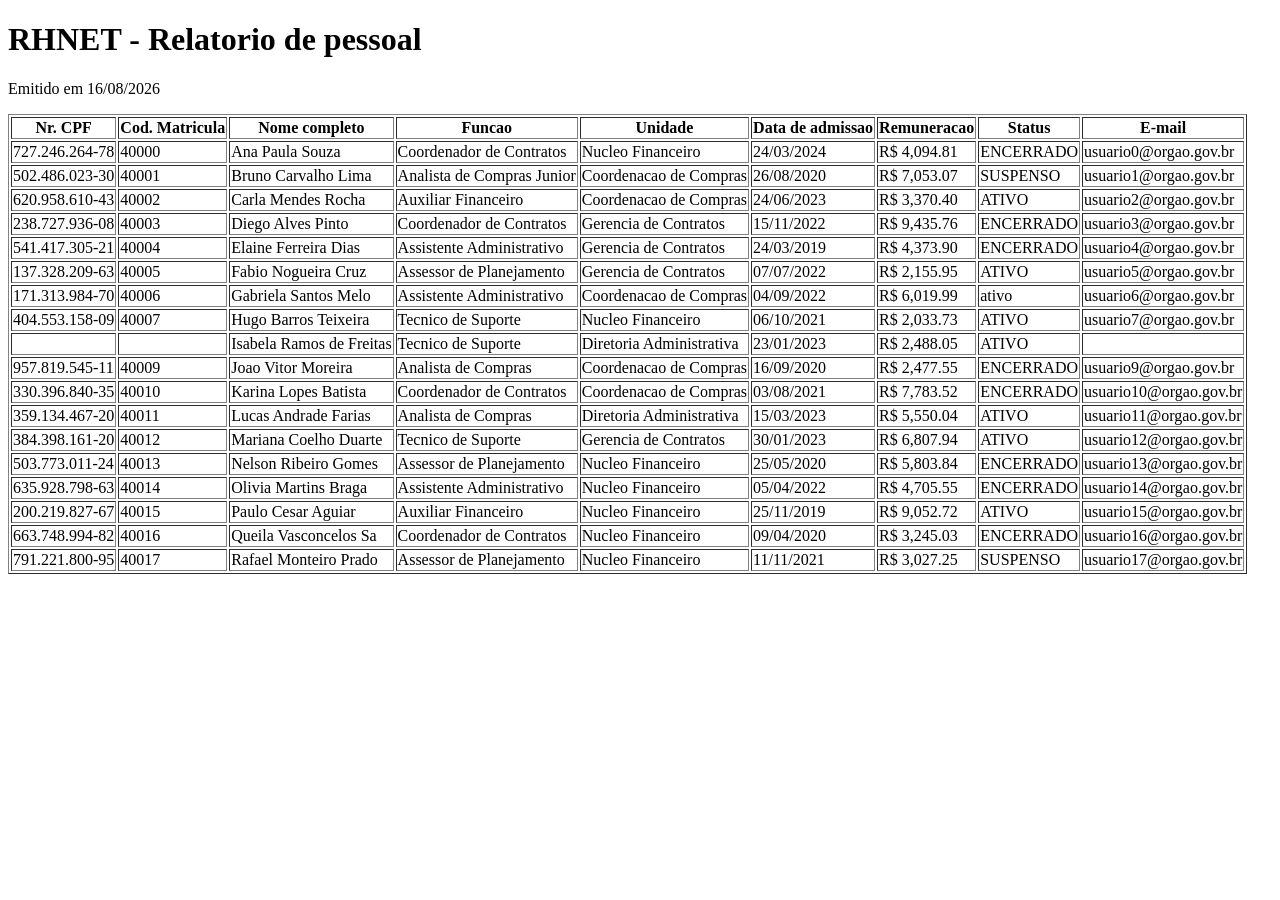
<file: consolidador/exemplos/entradas/RHNET_relatorio_pessoal.html>
<!DOCTYPE html>
<html lang="pt-br"><head><meta charset="utf-8"><title>RHNET - Relatorio de pessoal</title></head>
<body>
<h1>RHNET - Relatorio de pessoal</h1>
<p>Emitido em 16/08/2026</p>
<table border="1">
<thead><tr><th>Nr. CPF</th><th>Cod. Matricula</th><th>Nome completo</th><th>Funcao</th>
<th>Unidade</th><th>Data de admissao</th><th>Remuneracao</th><th>Status</th><th>E-mail</th></tr></thead>
<tbody><tr><td>727.246.264-78</td><td>40000</td><td>Ana Paula Souza</td><td>Coordenador de Contratos</td><td>Nucleo Financeiro</td><td>24/03/2024</td><td>R$ 4,094.81</td><td>ENCERRADO</td><td>usuario0@orgao.gov.br</td></tr><tr><td>502.486.023-30</td><td>40001</td><td>Bruno Carvalho Lima</td><td>Analista de Compras Junior</td><td>Coordenacao de Compras</td><td>26/08/2020</td><td>R$ 7,053.07</td><td>SUSPENSO</td><td>usuario1@orgao.gov.br</td></tr><tr><td>620.958.610-43</td><td>40002</td><td>Carla Mendes Rocha</td><td>Auxiliar Financeiro</td><td>Coordenacao de Compras</td><td>24/06/2023</td><td>R$ 3,370.40</td><td>ATIVO</td><td>usuario2@orgao.gov.br</td></tr><tr><td>238.727.936-08</td><td>40003</td><td>Diego Alves Pinto</td><td>Coordenador de Contratos</td><td>Gerencia de Contratos</td><td>15/11/2022</td><td>R$ 9,435.76</td><td>ENCERRADO</td><td>usuario3@orgao.gov.br</td></tr><tr><td>541.417.305-21</td><td>40004</td><td>Elaine Ferreira Dias</td><td>Assistente Administrativo</td><td>Gerencia de Contratos</td><td>24/03/2019</td><td>R$ 4,373.90</td><td>ENCERRADO</td><td>usuario4@orgao.gov.br</td></tr><tr><td>137.328.209-63</td><td>40005</td><td>Fabio Nogueira Cruz</td><td>Assessor de Planejamento</td><td>Gerencia de Contratos</td><td>07/07/2022</td><td>R$ 2,155.95</td><td>ATIVO</td><td>usuario5@orgao.gov.br</td></tr><tr><td>171.313.984-70</td><td>40006</td><td>Gabriela Santos Melo</td><td>Assistente Administrativo</td><td>Coordenacao de Compras</td><td>04/09/2022</td><td>R$ 6,019.99</td><td>ativo</td><td>usuario6@orgao.gov.br</td></tr><tr><td>404.553.158-09</td><td>40007</td><td>Hugo Barros Teixeira</td><td>Tecnico de Suporte</td><td>Nucleo Financeiro</td><td>06/10/2021</td><td>R$ 2,033.73</td><td>ATIVO</td><td>usuario7@orgao.gov.br</td></tr><tr><td></td><td></td><td>Isabela Ramos de Freitas</td><td>Tecnico de Suporte</td><td>Diretoria Administrativa</td><td>23/01/2023</td><td>R$ 2,488.05</td><td>ATIVO</td><td></td></tr><tr><td>957.819.545-11</td><td>40009</td><td>Joao Vitor Moreira</td><td>Analista de Compras</td><td>Coordenacao de Compras</td><td>16/09/2020</td><td>R$ 2,477.55</td><td>ENCERRADO</td><td>usuario9@orgao.gov.br</td></tr><tr><td>330.396.840-35</td><td>40010</td><td>Karina Lopes Batista</td><td>Coordenador de Contratos</td><td>Coordenacao de Compras</td><td>03/08/2021</td><td>R$ 7,783.52</td><td>ENCERRADO</td><td>usuario10@orgao.gov.br</td></tr><tr><td>359.134.467-20</td><td>40011</td><td>Lucas Andrade Farias</td><td>Analista de Compras</td><td>Diretoria Administrativa</td><td>15/03/2023</td><td>R$ 5,550.04</td><td>ATIVO</td><td>usuario11@orgao.gov.br</td></tr><tr><td>384.398.161-20</td><td>40012</td><td>Mariana Coelho Duarte</td><td>Tecnico de Suporte</td><td>Gerencia de Contratos</td><td>30/01/2023</td><td>R$ 6,807.94</td><td>ATIVO</td><td>usuario12@orgao.gov.br</td></tr><tr><td>503.773.011-24</td><td>40013</td><td>Nelson Ribeiro Gomes</td><td>Assessor de Planejamento</td><td>Nucleo Financeiro</td><td>25/05/2020</td><td>R$ 5,803.84</td><td>ENCERRADO</td><td>usuario13@orgao.gov.br</td></tr><tr><td>635.928.798-63</td><td>40014</td><td>Olivia Martins Braga</td><td>Assistente Administrativo</td><td>Nucleo Financeiro</td><td>05/04/2022</td><td>R$ 4,705.55</td><td>ENCERRADO</td><td>usuario14@orgao.gov.br</td></tr><tr><td>200.219.827-67</td><td>40015</td><td>Paulo Cesar Aguiar</td><td>Auxiliar Financeiro</td><td>Nucleo Financeiro</td><td>25/11/2019</td><td>R$ 9,052.72</td><td>ATIVO</td><td>usuario15@orgao.gov.br</td></tr><tr><td>663.748.994-82</td><td>40016</td><td>Queila Vasconcelos Sa</td><td>Coordenador de Contratos</td><td>Nucleo Financeiro</td><td>09/04/2020</td><td>R$ 3,245.03</td><td>ENCERRADO</td><td>usuario16@orgao.gov.br</td></tr><tr><td>791.221.800-95</td><td>40017</td><td>Rafael Monteiro Prado</td><td>Assessor de Planejamento</td><td>Nucleo Financeiro</td><td>11/11/2021</td><td>R$ 3,027.25</td><td>SUSPENSO</td><td>usuario17@orgao.gov.br</td></tr></tbody>
</table>
</body></html>
</file>
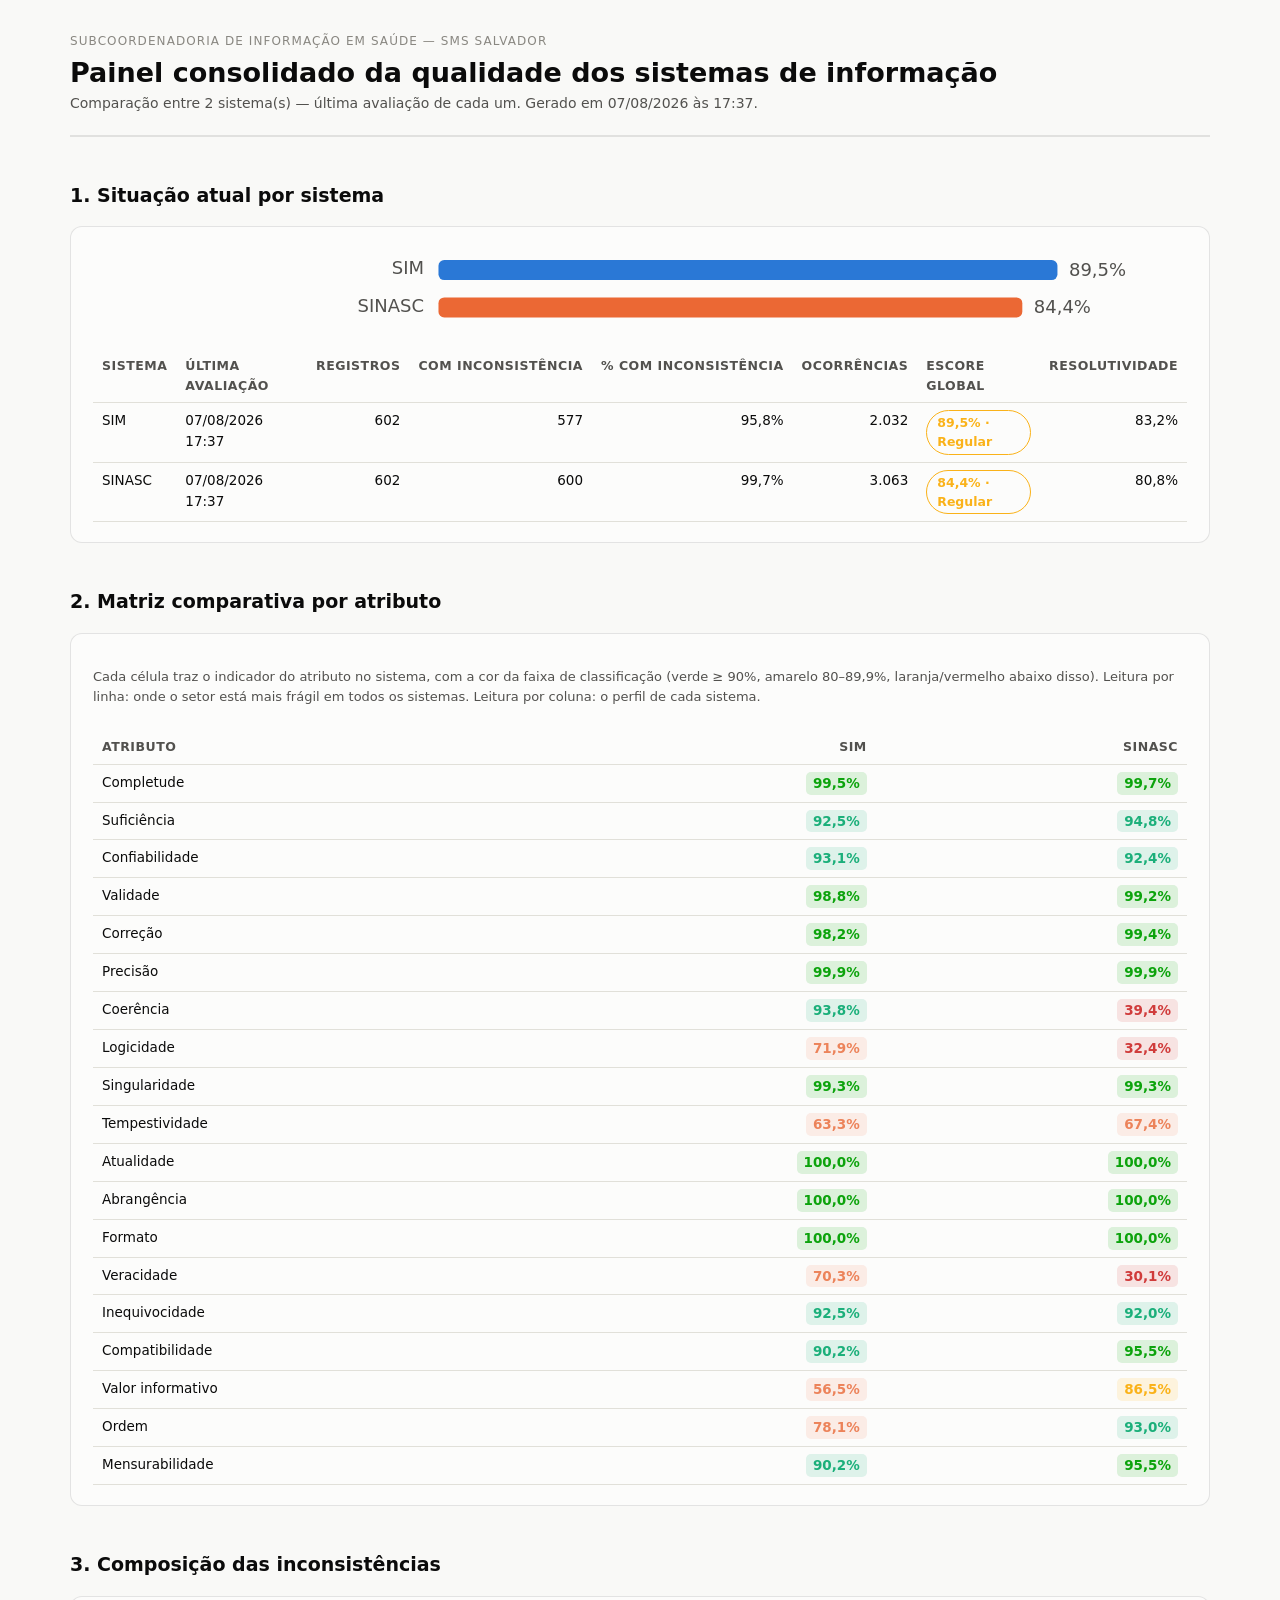
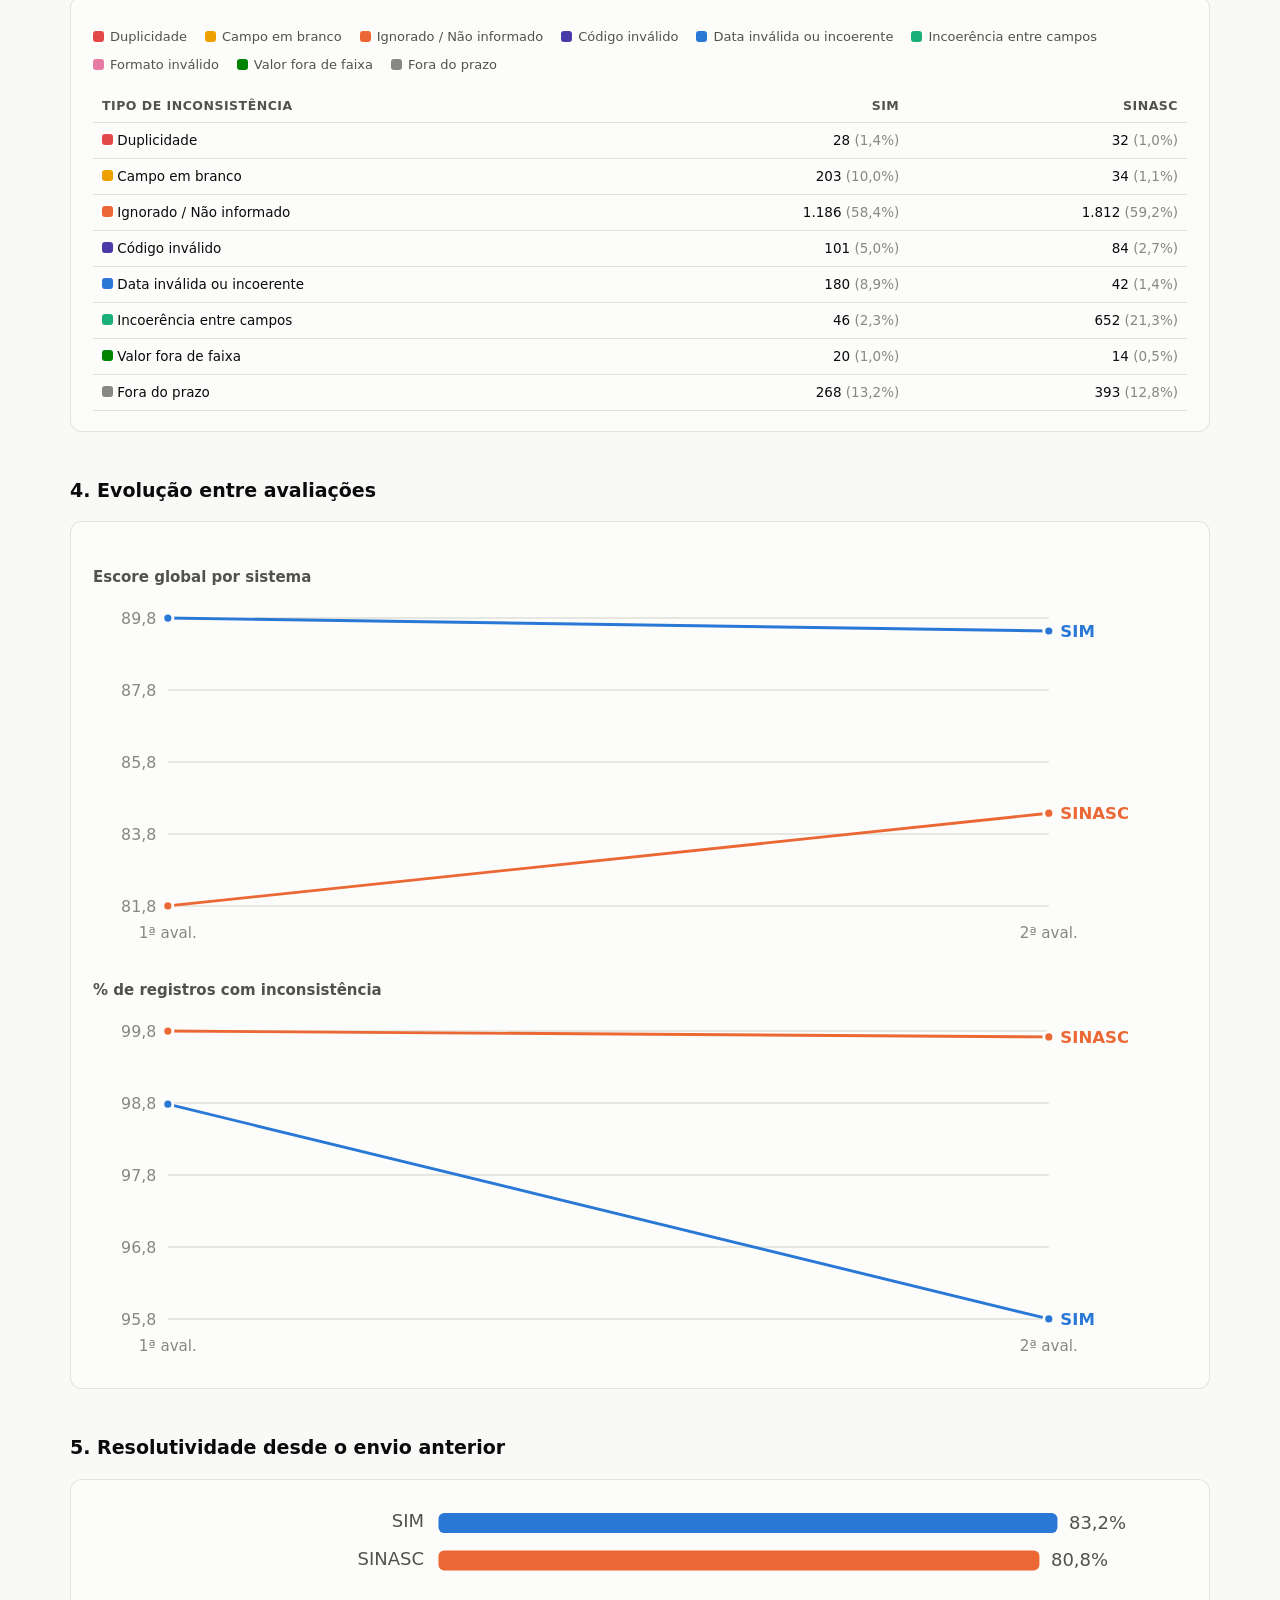
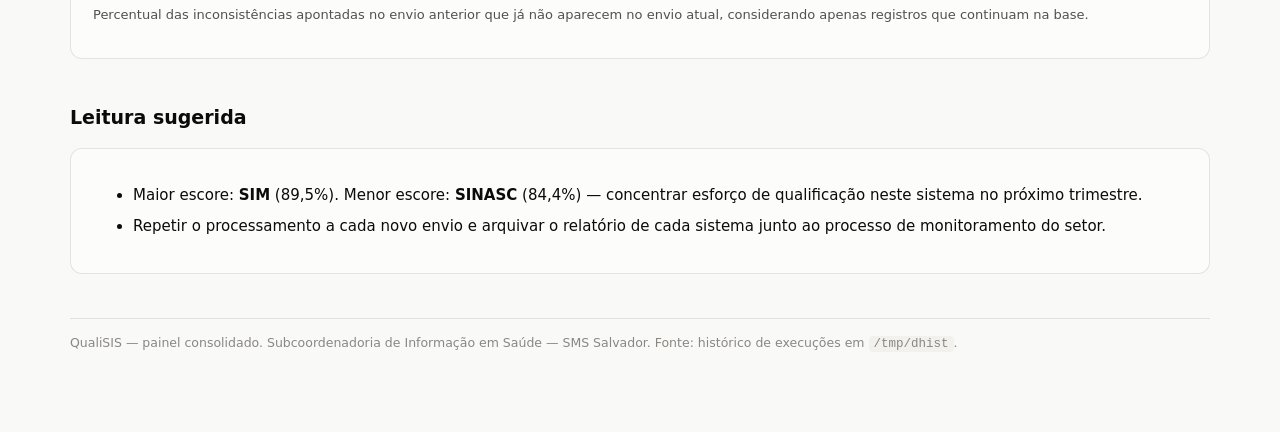
<file: qualidade-sis/exemplos/demonstracao/painel_consolidado.html>
<!doctype html>
<html lang="pt-br"><head><meta charset="utf-8">
<meta name="viewport" content="width=device-width, initial-scale=1">
<title>Painel consolidado — qualidade dos sistemas</title>
<style>
*, *::before, *::after { box-sizing: border-box; }
:root {
  color-scheme: light;
  --page: #f9f9f7; --surface: #fcfcfb; --surface-2: #f2f1ed;
  --text: #0b0b0b; --text-2: #52514e; --muted: #898781;
  --grid: #e1e0d9; --baseline: #c3c2b7; --borda: rgba(11,11,11,0.10);
  --bom: #0ca30c; --atencao: #fab219; --serio: #ec835a; --critico: #d03b3b;
  --acento: #2a78d6;
  --c-duplicidade: #e34948; --c-em_branco: #eda100; --c-ignorado: #eb6834;
  --c-codigo_invalido: #4a3aa7; --c-data_invalida: #2a78d6; --c-incoerencia: #1baf7a;
  --c-formato_invalido: #e87ba4; --c-fora_de_faixa: #008300; --c-fora_do_prazo: #898781;
}
@media (prefers-color-scheme: dark) {
  :root:not([data-theme="light"]) {
    color-scheme: dark;
    --page: #0d0d0d; --surface: #1a1a19; --surface-2: #232322;
    --text: #ffffff; --text-2: #c3c2b7; --muted: #898781;
    --grid: #2c2c2a; --baseline: #383835; --borda: rgba(255,255,255,0.10);
    --acento: #3987e5;
    --c-duplicidade: #e66767; --c-em_branco: #c98500; --c-ignorado: #d95926;
    --c-codigo_invalido: #9085e9; --c-data_invalida: #3987e5; --c-incoerencia: #199e70;
    --c-formato_invalido: #d55181; --c-fora_de_faixa: #008300; --c-fora_do_prazo: #898781;
  }
}
:root[data-theme="dark"] {
  color-scheme: dark;
  --page: #0d0d0d; --surface: #1a1a19; --surface-2: #232322;
  --text: #ffffff; --text-2: #c3c2b7; --muted: #898781;
  --grid: #2c2c2a; --baseline: #383835; --borda: rgba(255,255,255,0.10);
  --acento: #3987e5;
  --c-duplicidade: #e66767; --c-em_branco: #c98500; --c-ignorado: #d95926;
  --c-codigo_invalido: #9085e9; --c-data_invalida: #3987e5; --c-incoerencia: #199e70;
  --c-formato_invalido: #d55181; --c-fora_de_faixa: #008300; --c-fora_do_prazo: #898781;
}
body {
  margin: 0; background: var(--page); color: var(--text);
  font-family: system-ui, -apple-system, "Segoe UI", sans-serif;
  font-size: 15px; line-height: 1.55;
}
.wrap { max-width: 1180px; margin: 0 auto; padding: 32px 20px 80px; }
header.topo { border-bottom: 2px solid var(--borda); padding-bottom: 18px; margin-bottom: 28px; }
.eyebrow { color: var(--muted); font-size: 12px; letter-spacing: .09em; text-transform: uppercase; }
h1 { font-size: 27px; margin: 6px 0 4px; line-height: 1.2; }
h2 { font-size: 19px; margin: 44px 0 6px; }
h3 { font-size: 15px; margin: 24px 0 6px; color: var(--text-2); }
p.sub { color: var(--text-2); margin: 2px 0; font-size: 14px; }
section { background: var(--surface); border: 1px solid var(--borda); border-radius: 12px;
          padding: 20px 22px; margin-top: 16px; }
.grid { display: grid; gap: 14px; }
.grid.k4 { grid-template-columns: repeat(auto-fit, minmax(190px, 1fr)); }
.grid.k2 { grid-template-columns: repeat(auto-fit, minmax(330px, 1fr)); }
.tile { background: var(--surface-2); border: 1px solid var(--borda); border-radius: 10px;
        padding: 14px 16px; }
.tile .rot { color: var(--text-2); font-size: 12.5px; text-transform: uppercase;
             letter-spacing: .05em; }
.tile .val { font-size: 30px; font-weight: 650; margin-top: 4px; }
.tile .obs { color: var(--muted); font-size: 12.5px; }
.hero { display: flex; flex-wrap: wrap; align-items: baseline; gap: 14px; }
.hero .num { font-size: 60px; font-weight: 700; line-height: 1; }
.chip { display: inline-block; padding: 2px 10px; border-radius: 999px; font-size: 12.5px;
        font-weight: 600; border: 1px solid var(--borda); }
table { border-collapse: collapse; width: 100%; font-size: 13.5px; margin-top: 10px; }
th, td { text-align: left; padding: 7px 9px; border-bottom: 1px solid var(--grid);
         vertical-align: top; }
th { color: var(--text-2); font-weight: 600; font-size: 12.5px; text-transform: uppercase;
     letter-spacing: .04em; position: sticky; top: 0; background: var(--surface); }
td.num, th.num { text-align: right; font-variant-numeric: tabular-nums; white-space: nowrap; }
tbody tr:hover { background: var(--surface-2); }
.rolagem { overflow-x: auto; }
.legenda { display: flex; flex-wrap: wrap; gap: 8px 18px; margin: 10px 0 4px;
           font-size: 13px; color: var(--text-2); }
.legenda span.item { display: inline-flex; align-items: center; gap: 6px; }
.sw { width: 11px; height: 11px; border-radius: 3px; display: inline-block; }
.barra-fundo { background: var(--surface-2); border-radius: 4px; height: 9px;
               min-width: 84px; flex: 1 1 84px; overflow: hidden; }
.barra { height: 9px; border-radius: 4px; }
.nota { color: var(--text-2); font-size: 13px; }
.aviso { border-left: 3px solid var(--atencao); padding-left: 12px; margin: 10px 0; }
ul.acoes li { margin-bottom: 7px; }
svg { max-width: 100%; height: auto; display: block; }
footer { margin-top: 44px; color: var(--muted); font-size: 12.5px;
         border-top: 1px solid var(--borda); padding-top: 14px; }
code { background: var(--surface-2); padding: 1px 5px; border-radius: 4px; font-size: 12.5px; }
@media print {
  body { background: #fff; font-size: 11.5px; }
  section { break-inside: avoid; border-color: #ccc; }
  .wrap { max-width: none; padding: 0; }
  h2 { break-after: avoid; }
}
</style></head>
<body><div class="wrap"><header class="topo">
<div class="eyebrow">Subcoordenadoria de Informação em Saúde — SMS Salvador</div>
<h1>Painel consolidado da qualidade dos sistemas de informação</h1>
<p class="sub">Comparação entre 2 sistema(s) — última avaliação de cada um.
Gerado em 07/08/2026 às 17:37.</p>
</header><h2>1. Situação atual por sistema</h2>
<section>
<svg viewBox="0 0 760 64" role="img" aria-label="Gráfico de barras horizontais"><g><title>SIM: escore 89,5%</title><text x="230" y="19" text-anchor="end" font-size="12.5" fill="var(--text-2)">SIM</text><rect x="240" y="9" width="430.0" height="14" rx="4" fill="#2a78d6"/><text x="678.0" y="20" font-size="12.5" fill="var(--text-2)" font-variant-numeric="tabular-nums">89,5%</text></g><g><title>SINASC: escore 84,4%</title><text x="230" y="45" text-anchor="end" font-size="12.5" fill="var(--text-2)">SINASC</text><rect x="240" y="35" width="405.6" height="14" rx="4" fill="#eb6834"/><text x="653.6" y="46" font-size="12.5" fill="var(--text-2)" font-variant-numeric="tabular-nums">84,4%</text></g></svg>
<div class="rolagem"><table><thead><tr><th class="">Sistema</th><th class="">Última avaliação</th><th class="num">Registros</th><th class="num">Com inconsistência</th><th class="num">% com inconsistência</th><th class="num">Ocorrências</th><th class="">Escore global</th><th class="num">Resolutividade</th></tr></thead><tbody><tr><td class="">SIM</td><td class="">07/08/2026 17:37</td><td class="num">602</td><td class="num">577</td><td class="num">95,8%</td><td class="num">2.032</td><td class=" "><span class="chip" style="border-color:#fab219;color:#fab219">89,5% · Regular</span></td><td class="num">83,2%</td></tr><tr><td class="">SINASC</td><td class="">07/08/2026 17:37</td><td class="num">602</td><td class="num">600</td><td class="num">99,7%</td><td class="num">3.063</td><td class=" "><span class="chip" style="border-color:#fab219;color:#fab219">84,4% · Regular</span></td><td class="num">80,8%</td></tr></tbody></table></div>
</section><h2>2. Matriz comparativa por atributo</h2>
<section>
<p class="nota">Cada célula traz o indicador do atributo no sistema, com a cor da faixa de
classificação (verde ≥ 90%, amarelo 80–89,9%, laranja/vermelho abaixo disso). Leitura por
linha: onde o setor está mais frágil em todos os sistemas. Leitura por coluna: o perfil de
cada sistema.</p>
<div class="rolagem"><table><thead><tr><th class="">Atributo</th><th class="num">SIM</th><th class="num">SINASC</th></tr></thead><tbody><tr><td class="">Completude</td><td class="num num"><span style="display:inline-block;padding:1px 7px;border-radius:5px;background:#0ca30c22;color:#0ca30c;font-weight:600;font-variant-numeric:tabular-nums">99,5%</span></td><td class="num num"><span style="display:inline-block;padding:1px 7px;border-radius:5px;background:#0ca30c22;color:#0ca30c;font-weight:600;font-variant-numeric:tabular-nums">99,7%</span></td></tr><tr><td class="">Suficiência</td><td class="num num"><span style="display:inline-block;padding:1px 7px;border-radius:5px;background:#1baf7a22;color:#1baf7a;font-weight:600;font-variant-numeric:tabular-nums">92,5%</span></td><td class="num num"><span style="display:inline-block;padding:1px 7px;border-radius:5px;background:#1baf7a22;color:#1baf7a;font-weight:600;font-variant-numeric:tabular-nums">94,8%</span></td></tr><tr><td class="">Confiabilidade</td><td class="num num"><span style="display:inline-block;padding:1px 7px;border-radius:5px;background:#1baf7a22;color:#1baf7a;font-weight:600;font-variant-numeric:tabular-nums">93,1%</span></td><td class="num num"><span style="display:inline-block;padding:1px 7px;border-radius:5px;background:#1baf7a22;color:#1baf7a;font-weight:600;font-variant-numeric:tabular-nums">92,4%</span></td></tr><tr><td class="">Validade</td><td class="num num"><span style="display:inline-block;padding:1px 7px;border-radius:5px;background:#0ca30c22;color:#0ca30c;font-weight:600;font-variant-numeric:tabular-nums">98,8%</span></td><td class="num num"><span style="display:inline-block;padding:1px 7px;border-radius:5px;background:#0ca30c22;color:#0ca30c;font-weight:600;font-variant-numeric:tabular-nums">99,2%</span></td></tr><tr><td class="">Correção</td><td class="num num"><span style="display:inline-block;padding:1px 7px;border-radius:5px;background:#0ca30c22;color:#0ca30c;font-weight:600;font-variant-numeric:tabular-nums">98,2%</span></td><td class="num num"><span style="display:inline-block;padding:1px 7px;border-radius:5px;background:#0ca30c22;color:#0ca30c;font-weight:600;font-variant-numeric:tabular-nums">99,4%</span></td></tr><tr><td class="">Precisão</td><td class="num num"><span style="display:inline-block;padding:1px 7px;border-radius:5px;background:#0ca30c22;color:#0ca30c;font-weight:600;font-variant-numeric:tabular-nums">99,9%</span></td><td class="num num"><span style="display:inline-block;padding:1px 7px;border-radius:5px;background:#0ca30c22;color:#0ca30c;font-weight:600;font-variant-numeric:tabular-nums">99,9%</span></td></tr><tr><td class="">Coerência</td><td class="num num"><span style="display:inline-block;padding:1px 7px;border-radius:5px;background:#1baf7a22;color:#1baf7a;font-weight:600;font-variant-numeric:tabular-nums">93,8%</span></td><td class="num num"><span style="display:inline-block;padding:1px 7px;border-radius:5px;background:#d03b3b22;color:#d03b3b;font-weight:600;font-variant-numeric:tabular-nums">39,4%</span></td></tr><tr><td class="">Logicidade</td><td class="num num"><span style="display:inline-block;padding:1px 7px;border-radius:5px;background:#ec835a22;color:#ec835a;font-weight:600;font-variant-numeric:tabular-nums">71,9%</span></td><td class="num num"><span style="display:inline-block;padding:1px 7px;border-radius:5px;background:#d03b3b22;color:#d03b3b;font-weight:600;font-variant-numeric:tabular-nums">32,4%</span></td></tr><tr><td class="">Singularidade</td><td class="num num"><span style="display:inline-block;padding:1px 7px;border-radius:5px;background:#0ca30c22;color:#0ca30c;font-weight:600;font-variant-numeric:tabular-nums">99,3%</span></td><td class="num num"><span style="display:inline-block;padding:1px 7px;border-radius:5px;background:#0ca30c22;color:#0ca30c;font-weight:600;font-variant-numeric:tabular-nums">99,3%</span></td></tr><tr><td class="">Tempestividade</td><td class="num num"><span style="display:inline-block;padding:1px 7px;border-radius:5px;background:#ec835a22;color:#ec835a;font-weight:600;font-variant-numeric:tabular-nums">63,3%</span></td><td class="num num"><span style="display:inline-block;padding:1px 7px;border-radius:5px;background:#ec835a22;color:#ec835a;font-weight:600;font-variant-numeric:tabular-nums">67,4%</span></td></tr><tr><td class="">Atualidade</td><td class="num num"><span style="display:inline-block;padding:1px 7px;border-radius:5px;background:#0ca30c22;color:#0ca30c;font-weight:600;font-variant-numeric:tabular-nums">100,0%</span></td><td class="num num"><span style="display:inline-block;padding:1px 7px;border-radius:5px;background:#0ca30c22;color:#0ca30c;font-weight:600;font-variant-numeric:tabular-nums">100,0%</span></td></tr><tr><td class="">Abrangência</td><td class="num num"><span style="display:inline-block;padding:1px 7px;border-radius:5px;background:#0ca30c22;color:#0ca30c;font-weight:600;font-variant-numeric:tabular-nums">100,0%</span></td><td class="num num"><span style="display:inline-block;padding:1px 7px;border-radius:5px;background:#0ca30c22;color:#0ca30c;font-weight:600;font-variant-numeric:tabular-nums">100,0%</span></td></tr><tr><td class="">Formato</td><td class="num num"><span style="display:inline-block;padding:1px 7px;border-radius:5px;background:#0ca30c22;color:#0ca30c;font-weight:600;font-variant-numeric:tabular-nums">100,0%</span></td><td class="num num"><span style="display:inline-block;padding:1px 7px;border-radius:5px;background:#0ca30c22;color:#0ca30c;font-weight:600;font-variant-numeric:tabular-nums">100,0%</span></td></tr><tr><td class="">Veracidade</td><td class="num num"><span style="display:inline-block;padding:1px 7px;border-radius:5px;background:#ec835a22;color:#ec835a;font-weight:600;font-variant-numeric:tabular-nums">70,3%</span></td><td class="num num"><span style="display:inline-block;padding:1px 7px;border-radius:5px;background:#d03b3b22;color:#d03b3b;font-weight:600;font-variant-numeric:tabular-nums">30,1%</span></td></tr><tr><td class="">Inequivocidade</td><td class="num num"><span style="display:inline-block;padding:1px 7px;border-radius:5px;background:#1baf7a22;color:#1baf7a;font-weight:600;font-variant-numeric:tabular-nums">92,5%</span></td><td class="num num"><span style="display:inline-block;padding:1px 7px;border-radius:5px;background:#1baf7a22;color:#1baf7a;font-weight:600;font-variant-numeric:tabular-nums">92,0%</span></td></tr><tr><td class="">Compatibilidade</td><td class="num num"><span style="display:inline-block;padding:1px 7px;border-radius:5px;background:#1baf7a22;color:#1baf7a;font-weight:600;font-variant-numeric:tabular-nums">90,2%</span></td><td class="num num"><span style="display:inline-block;padding:1px 7px;border-radius:5px;background:#0ca30c22;color:#0ca30c;font-weight:600;font-variant-numeric:tabular-nums">95,5%</span></td></tr><tr><td class="">Valor informativo</td><td class="num num"><span style="display:inline-block;padding:1px 7px;border-radius:5px;background:#ec835a22;color:#ec835a;font-weight:600;font-variant-numeric:tabular-nums">56,5%</span></td><td class="num num"><span style="display:inline-block;padding:1px 7px;border-radius:5px;background:#fab21922;color:#fab219;font-weight:600;font-variant-numeric:tabular-nums">86,5%</span></td></tr><tr><td class="">Ordem</td><td class="num num"><span style="display:inline-block;padding:1px 7px;border-radius:5px;background:#ec835a22;color:#ec835a;font-weight:600;font-variant-numeric:tabular-nums">78,1%</span></td><td class="num num"><span style="display:inline-block;padding:1px 7px;border-radius:5px;background:#1baf7a22;color:#1baf7a;font-weight:600;font-variant-numeric:tabular-nums">93,0%</span></td></tr><tr><td class="">Mensurabilidade</td><td class="num num"><span style="display:inline-block;padding:1px 7px;border-radius:5px;background:#1baf7a22;color:#1baf7a;font-weight:600;font-variant-numeric:tabular-nums">90,2%</span></td><td class="num num"><span style="display:inline-block;padding:1px 7px;border-radius:5px;background:#0ca30c22;color:#0ca30c;font-weight:600;font-variant-numeric:tabular-nums">95,5%</span></td></tr></tbody></table></div>
</section><h2>3. Composição das inconsistências</h2>
<section>
<div class="legenda"><span class="item"><span class="sw" style="background:var(--c-duplicidade)"></span>Duplicidade</span><span class="item"><span class="sw" style="background:var(--c-em_branco)"></span>Campo em branco</span><span class="item"><span class="sw" style="background:var(--c-ignorado)"></span>Ignorado / Não informado</span><span class="item"><span class="sw" style="background:var(--c-codigo_invalido)"></span>Código inválido</span><span class="item"><span class="sw" style="background:var(--c-data_invalida)"></span>Data inválida ou incoerente</span><span class="item"><span class="sw" style="background:var(--c-incoerencia)"></span>Incoerência entre campos</span><span class="item"><span class="sw" style="background:var(--c-formato_invalido)"></span>Formato inválido</span><span class="item"><span class="sw" style="background:var(--c-fora_de_faixa)"></span>Valor fora de faixa</span><span class="item"><span class="sw" style="background:var(--c-fora_do_prazo)"></span>Fora do prazo</span></div>
<div class="rolagem"><table><thead><tr><th class="">Tipo de inconsistência</th><th class="num">SIM</th><th class="num">SINASC</th></tr></thead><tbody><tr><td class=" "><span class="sw" style="background:var(--c-duplicidade)"></span> Duplicidade</td><td class="num num">28 <span style="color:var(--muted)">(1,4%)</span></td><td class="num num">32 <span style="color:var(--muted)">(1,0%)</span></td></tr><tr><td class=" "><span class="sw" style="background:var(--c-em_branco)"></span> Campo em branco</td><td class="num num">203 <span style="color:var(--muted)">(10,0%)</span></td><td class="num num">34 <span style="color:var(--muted)">(1,1%)</span></td></tr><tr><td class=" "><span class="sw" style="background:var(--c-ignorado)"></span> Ignorado / Não informado</td><td class="num num">1.186 <span style="color:var(--muted)">(58,4%)</span></td><td class="num num">1.812 <span style="color:var(--muted)">(59,2%)</span></td></tr><tr><td class=" "><span class="sw" style="background:var(--c-codigo_invalido)"></span> Código inválido</td><td class="num num">101 <span style="color:var(--muted)">(5,0%)</span></td><td class="num num">84 <span style="color:var(--muted)">(2,7%)</span></td></tr><tr><td class=" "><span class="sw" style="background:var(--c-data_invalida)"></span> Data inválida ou incoerente</td><td class="num num">180 <span style="color:var(--muted)">(8,9%)</span></td><td class="num num">42 <span style="color:var(--muted)">(1,4%)</span></td></tr><tr><td class=" "><span class="sw" style="background:var(--c-incoerencia)"></span> Incoerência entre campos</td><td class="num num">46 <span style="color:var(--muted)">(2,3%)</span></td><td class="num num">652 <span style="color:var(--muted)">(21,3%)</span></td></tr><tr><td class=" "><span class="sw" style="background:var(--c-fora_de_faixa)"></span> Valor fora de faixa</td><td class="num num">20 <span style="color:var(--muted)">(1,0%)</span></td><td class="num num">14 <span style="color:var(--muted)">(0,5%)</span></td></tr><tr><td class=" "><span class="sw" style="background:var(--c-fora_do_prazo)"></span> Fora do prazo</td><td class="num num">268 <span style="color:var(--muted)">(13,2%)</span></td><td class="num num">393 <span style="color:var(--muted)">(12,8%)</span></td></tr></tbody></table></div>
</section><h2>4. Evolução entre avaliações</h2>
<section>
<h3>Escore global por sistema</h3>
<svg viewBox="0 0 760 250" role="img" aria-label="Comparação entre sistemas ao longo do tempo"><line x1="52" y1="216.0" x2="664" y2="216.0" stroke="var(--grid)" stroke-width="1"/><text x="44" y="220.0" text-anchor="end" font-size="11" fill="var(--muted)">81,8</text><line x1="52" y1="166.0" x2="664" y2="166.0" stroke="var(--grid)" stroke-width="1"/><text x="44" y="170.0" text-anchor="end" font-size="11" fill="var(--muted)">83,8</text><line x1="52" y1="116.0" x2="664" y2="116.0" stroke="var(--grid)" stroke-width="1"/><text x="44" y="120.0" text-anchor="end" font-size="11" fill="var(--muted)">85,8</text><line x1="52" y1="66.0" x2="664" y2="66.0" stroke="var(--grid)" stroke-width="1"/><text x="44" y="70.0" text-anchor="end" font-size="11" fill="var(--muted)">87,8</text><line x1="52" y1="16.0" x2="664" y2="16.0" stroke="var(--grid)" stroke-width="1"/><text x="44" y="20.0" text-anchor="end" font-size="11" fill="var(--muted)">89,8</text><path d="M52.0,16.0 L664.0,25.0" fill="none" stroke="#2a78d6" stroke-width="2" stroke-linejoin="round"/><g><title>SIM: 89,8%</title><circle cx="52.0" cy="16.0" r="3.5" fill="#2a78d6" stroke="var(--surface)" stroke-width="2"/></g><g><title>SIM: 89,5%</title><circle cx="664.0" cy="25.0" r="3.5" fill="#2a78d6" stroke="var(--surface)" stroke-width="2"/></g><text x="672.0" y="29.0" font-size="11.5" fill="#2a78d6" font-weight="600">SIM</text><path d="M52.0,216.0 L664.0,151.6" fill="none" stroke="#eb6834" stroke-width="2" stroke-linejoin="round"/><g><title>SINASC: 81,8%</title><circle cx="52.0" cy="216.0" r="3.5" fill="#eb6834" stroke="var(--surface)" stroke-width="2"/></g><g><title>SINASC: 84,4%</title><circle cx="664.0" cy="151.6" r="3.5" fill="#eb6834" stroke="var(--surface)" stroke-width="2"/></g><text x="672.0" y="155.6" font-size="11.5" fill="#eb6834" font-weight="600">SINASC</text><text x="52.0" y="238" text-anchor="middle" font-size="10.5" fill="var(--muted)">1ª aval.</text><text x="664.0" y="238" text-anchor="middle" font-size="10.5" fill="var(--muted)">2ª aval.</text></svg>
<h3>% de registros com inconsistência</h3>
<svg viewBox="0 0 760 250" role="img" aria-label="Comparação entre sistemas ao longo do tempo"><line x1="52" y1="216.0" x2="664" y2="216.0" stroke="var(--grid)" stroke-width="1"/><text x="44" y="220.0" text-anchor="end" font-size="11" fill="var(--muted)">95,8</text><line x1="52" y1="166.0" x2="664" y2="166.0" stroke="var(--grid)" stroke-width="1"/><text x="44" y="170.0" text-anchor="end" font-size="11" fill="var(--muted)">96,8</text><line x1="52" y1="116.0" x2="664" y2="116.0" stroke="var(--grid)" stroke-width="1"/><text x="44" y="120.0" text-anchor="end" font-size="11" fill="var(--muted)">97,8</text><line x1="52" y1="66.0" x2="664" y2="66.0" stroke="var(--grid)" stroke-width="1"/><text x="44" y="70.0" text-anchor="end" font-size="11" fill="var(--muted)">98,8</text><line x1="52" y1="16.0" x2="664" y2="16.0" stroke="var(--grid)" stroke-width="1"/><text x="44" y="20.0" text-anchor="end" font-size="11" fill="var(--muted)">99,8</text><path d="M52.0,66.8 L664.0,216.0" fill="none" stroke="#2a78d6" stroke-width="2" stroke-linejoin="round"/><g><title>SIM: 98,8%</title><circle cx="52.0" cy="66.8" r="3.5" fill="#2a78d6" stroke="var(--surface)" stroke-width="2"/></g><g><title>SIM: 95,8%</title><circle cx="664.0" cy="216.0" r="3.5" fill="#2a78d6" stroke="var(--surface)" stroke-width="2"/></g><text x="672.0" y="220.0" font-size="11.5" fill="#2a78d6" font-weight="600">SIM</text><path d="M52.0,16.0 L664.0,20.1" fill="none" stroke="#eb6834" stroke-width="2" stroke-linejoin="round"/><g><title>SINASC: 99,8%</title><circle cx="52.0" cy="16.0" r="3.5" fill="#eb6834" stroke="var(--surface)" stroke-width="2"/></g><g><title>SINASC: 99,7%</title><circle cx="664.0" cy="20.1" r="3.5" fill="#eb6834" stroke="var(--surface)" stroke-width="2"/></g><text x="672.0" y="24.1" font-size="11.5" fill="#eb6834" font-weight="600">SINASC</text><text x="52.0" y="238" text-anchor="middle" font-size="10.5" fill="var(--muted)">1ª aval.</text><text x="664.0" y="238" text-anchor="middle" font-size="10.5" fill="var(--muted)">2ª aval.</text></svg>
</section><h2>5. Resolutividade desde o envio anterior</h2>
<section><svg viewBox="0 0 760 64" role="img" aria-label="Gráfico de barras horizontais"><g><title>SIM: 83,2% das pendências anteriores resolvidas</title><text x="230" y="19" text-anchor="end" font-size="12.5" fill="var(--text-2)">SIM</text><rect x="240" y="9" width="430.0" height="14" rx="4" fill="#2a78d6"/><text x="678.0" y="20" font-size="12.5" fill="var(--text-2)" font-variant-numeric="tabular-nums">83,2%</text></g><g><title>SINASC: 80,8% das pendências anteriores resolvidas</title><text x="230" y="45" text-anchor="end" font-size="12.5" fill="var(--text-2)">SINASC</text><rect x="240" y="35" width="417.5" height="14" rx="4" fill="#eb6834"/><text x="665.5" y="46" font-size="12.5" fill="var(--text-2)" font-variant-numeric="tabular-nums">80,8%</text></g></svg>
<p class="nota">Percentual das inconsistências apontadas no envio anterior que já não
aparecem no envio atual, considerando apenas registros que continuam na base.</p>
</section><h2>Leitura sugerida</h2>
<section><ul class="acoes"><li>Maior escore: <strong>SIM</strong> (89,5%). Menor escore: <strong>SINASC</strong> (84,4%) — concentrar esforço de qualificação neste sistema no próximo trimestre.</li><li>Repetir o processamento a cada novo envio e arquivar o relatório de cada sistema junto ao processo de monitoramento do setor.</li></ul></section>
<footer>QualiSIS — painel consolidado. Subcoordenadoria de Informação em Saúde — SMS Salvador.
Fonte: histórico de execuções em <code>/tmp/dhist</code>.</footer></div></body></html>
</file>
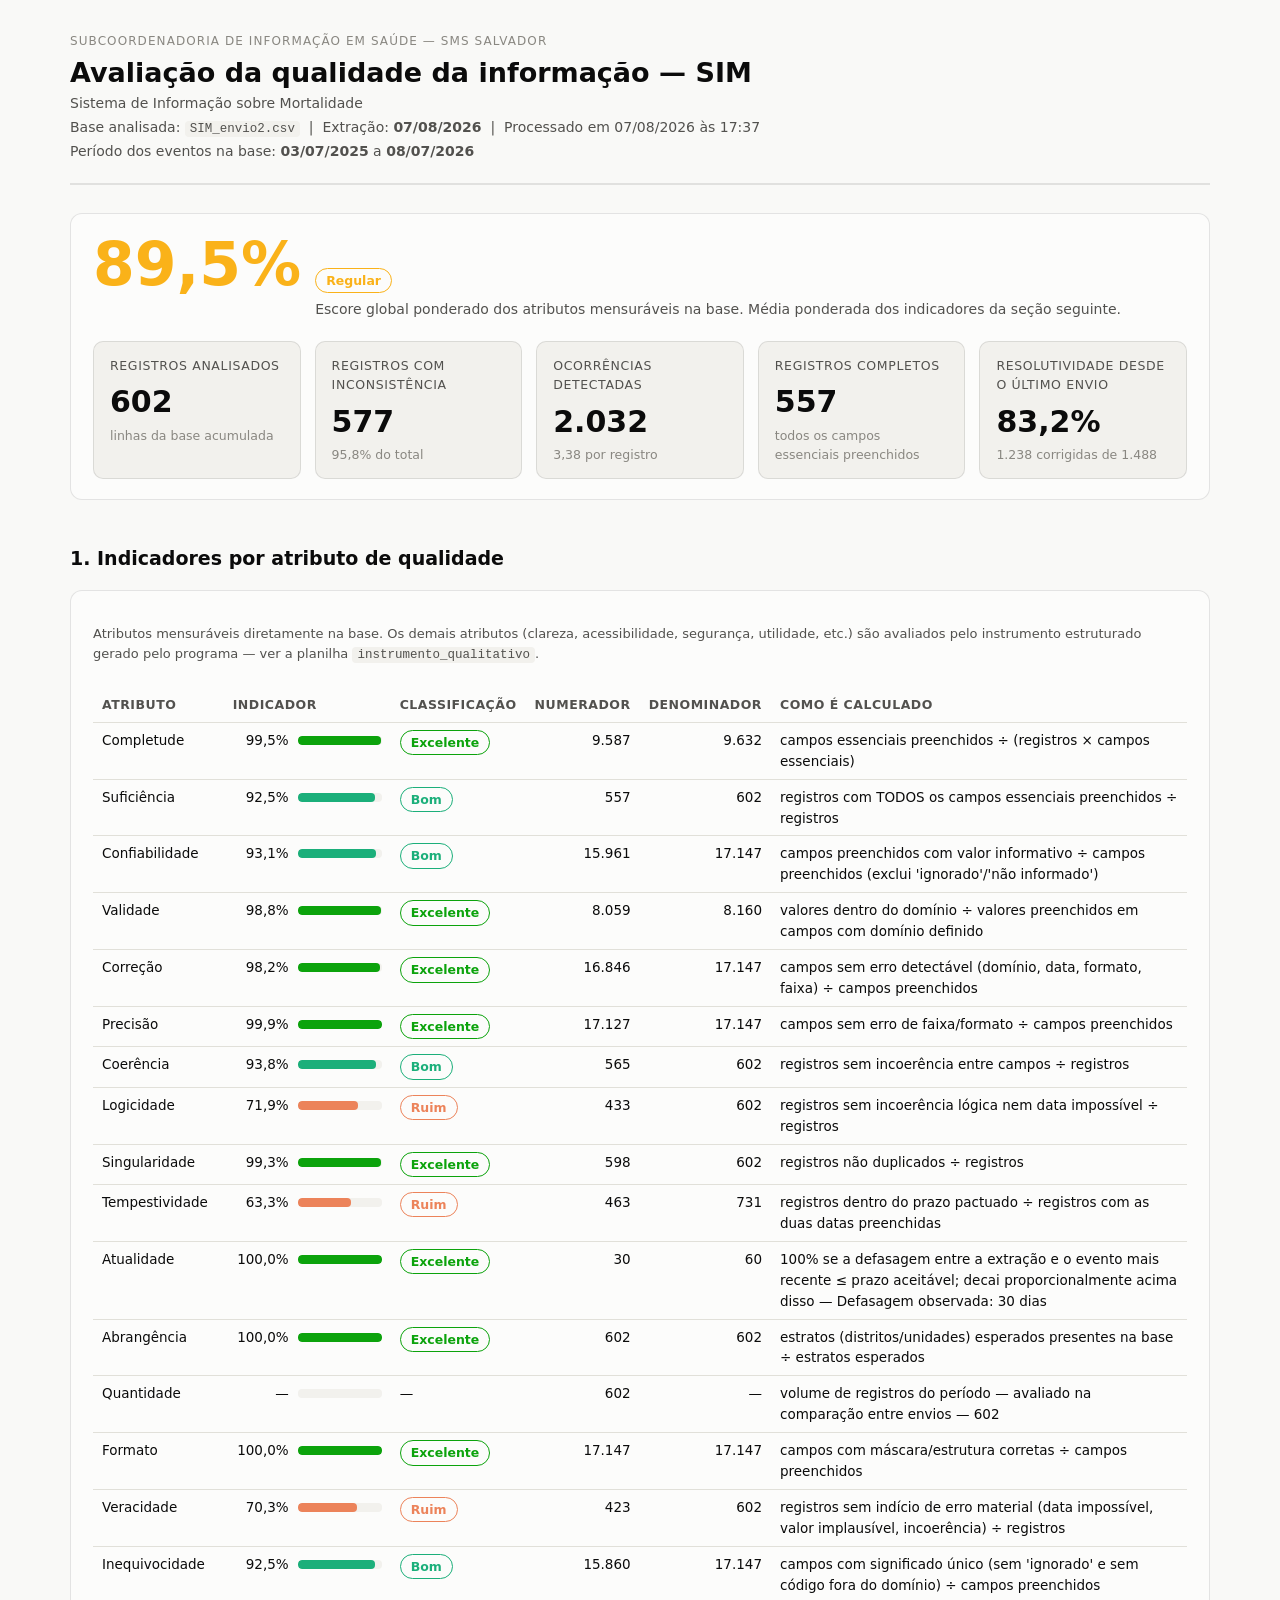
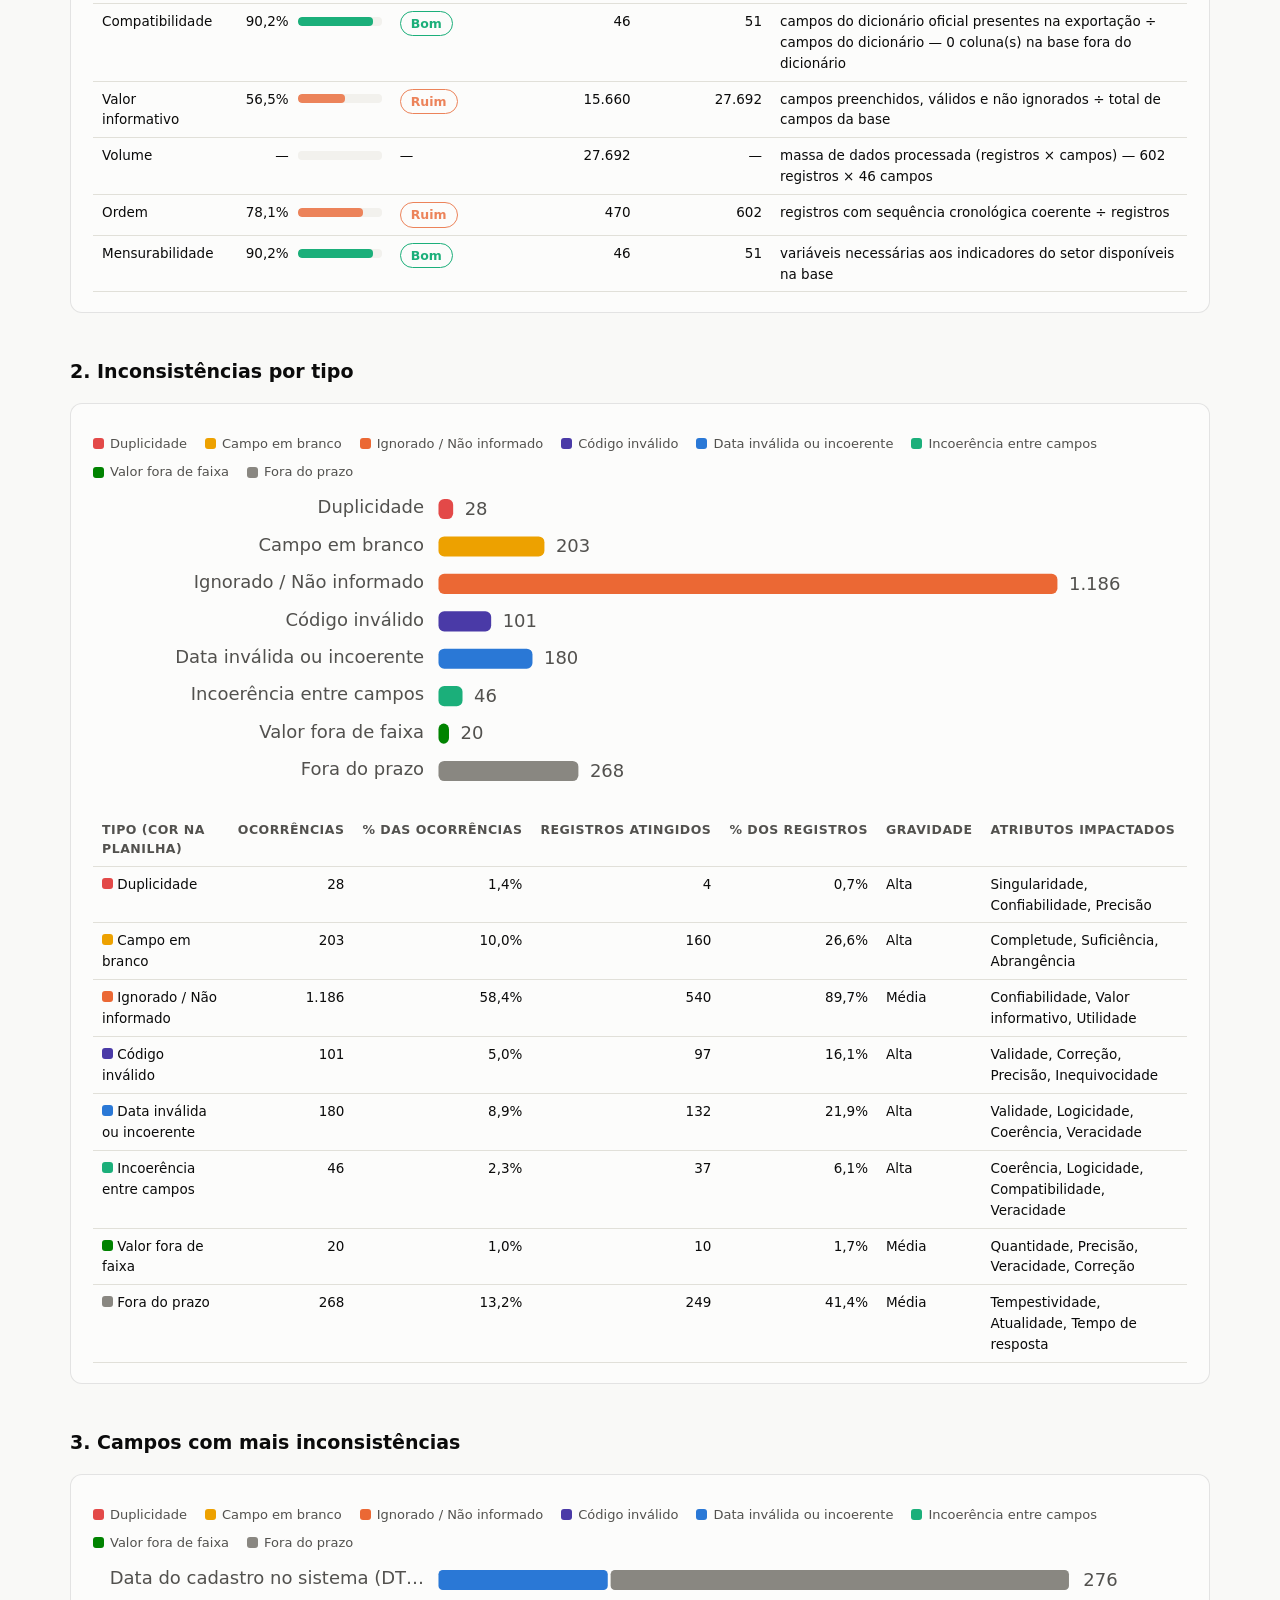
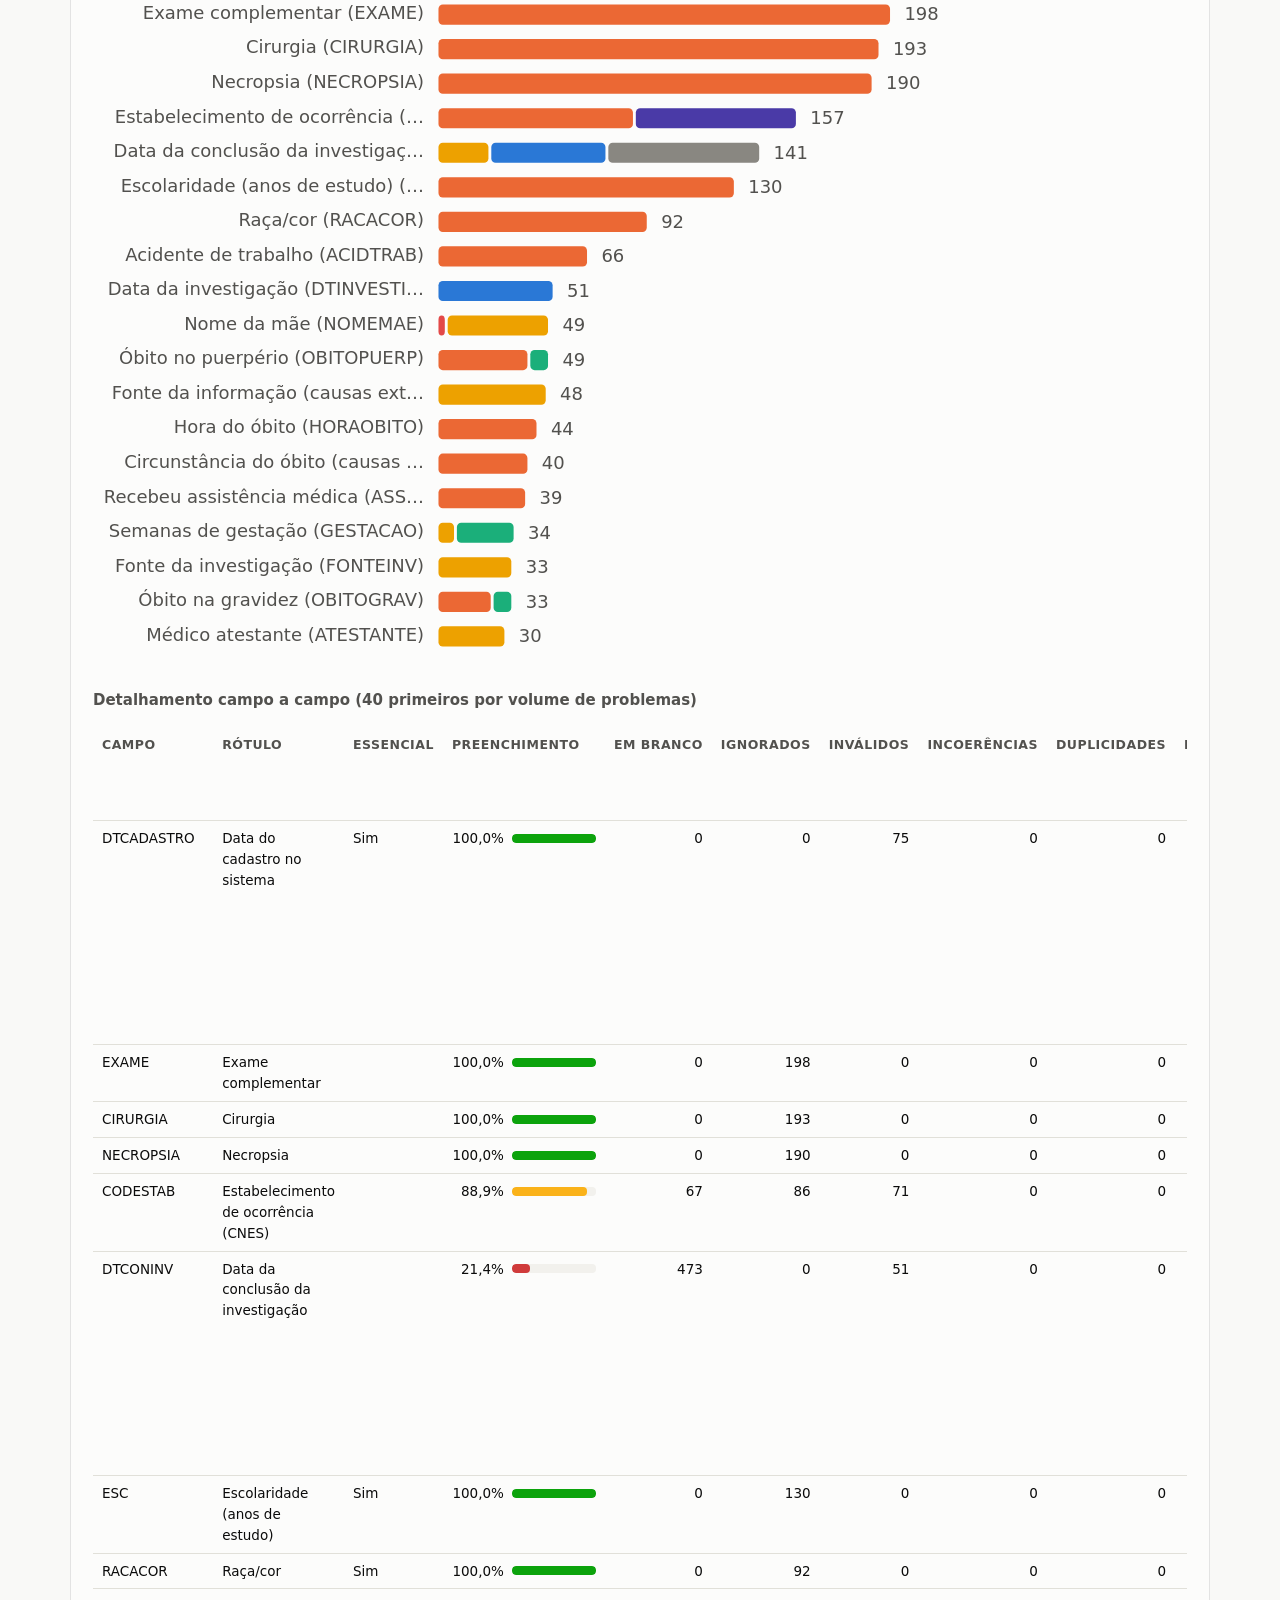
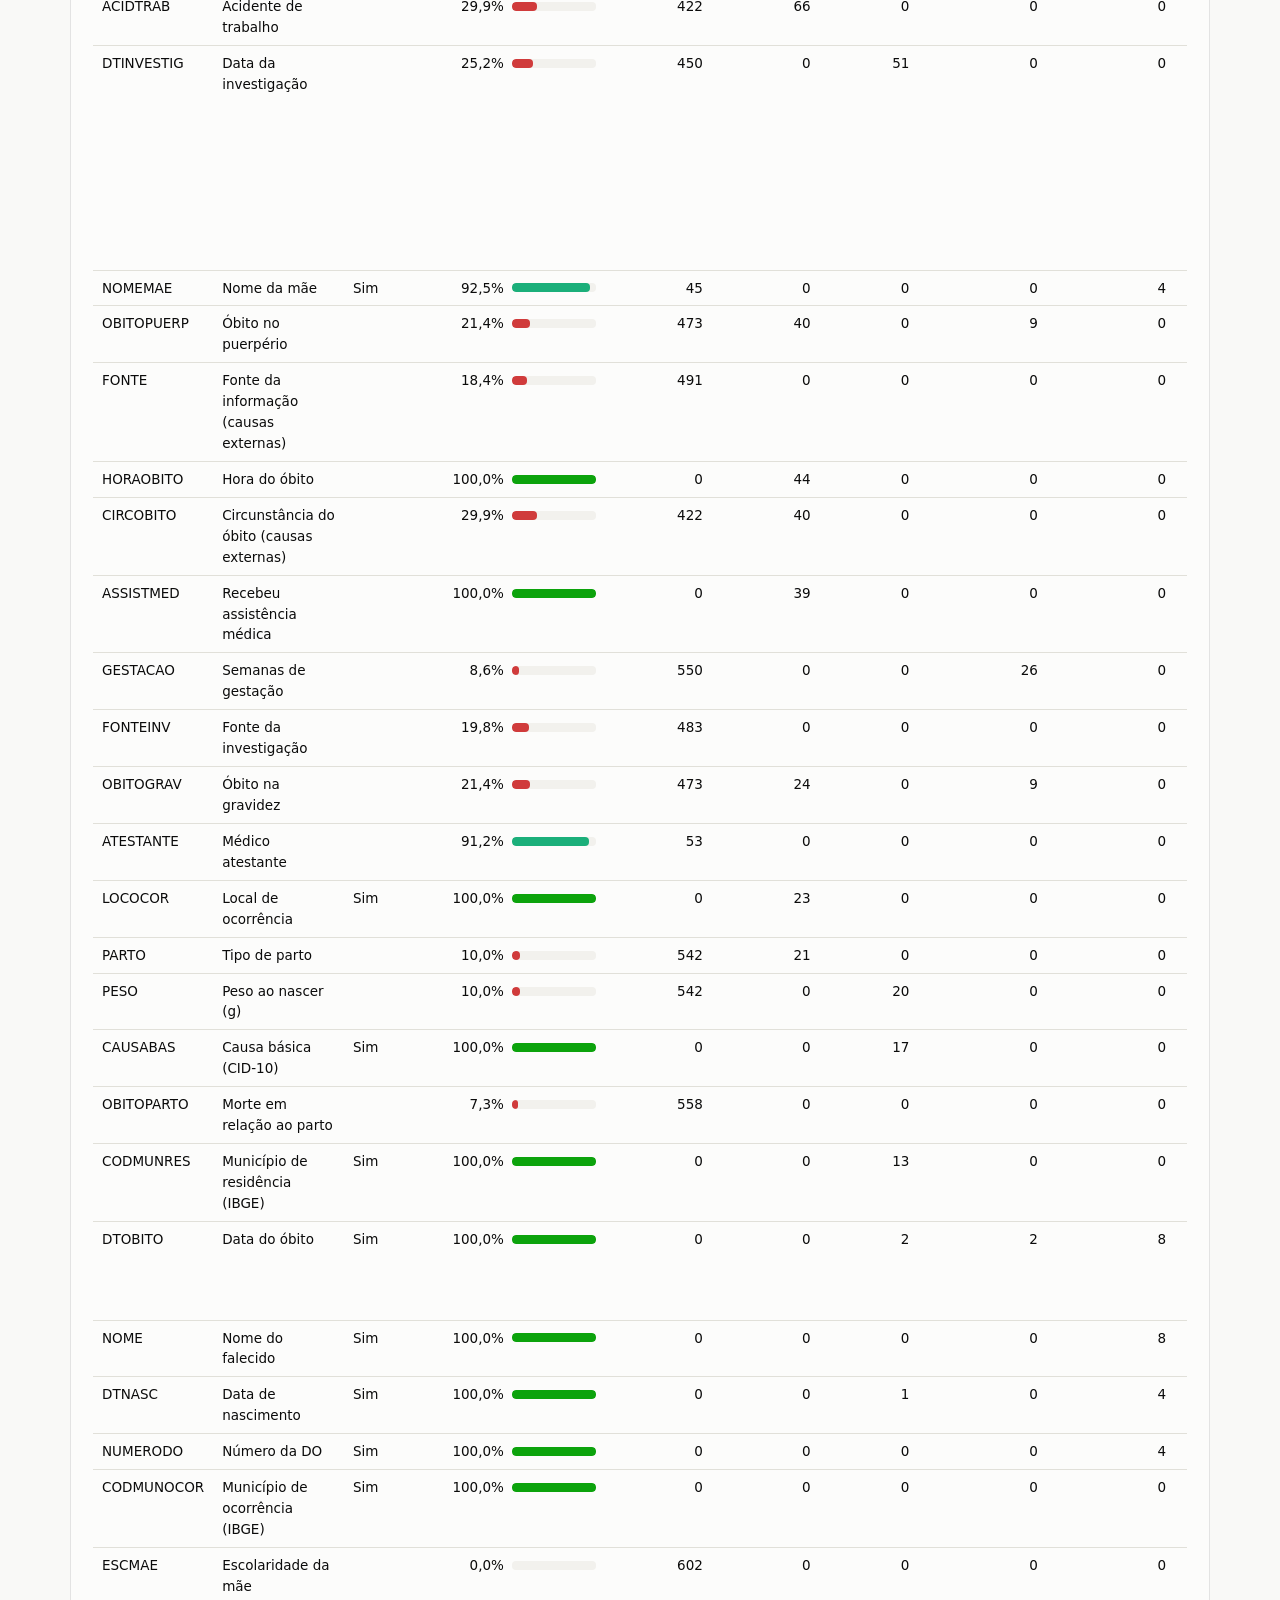
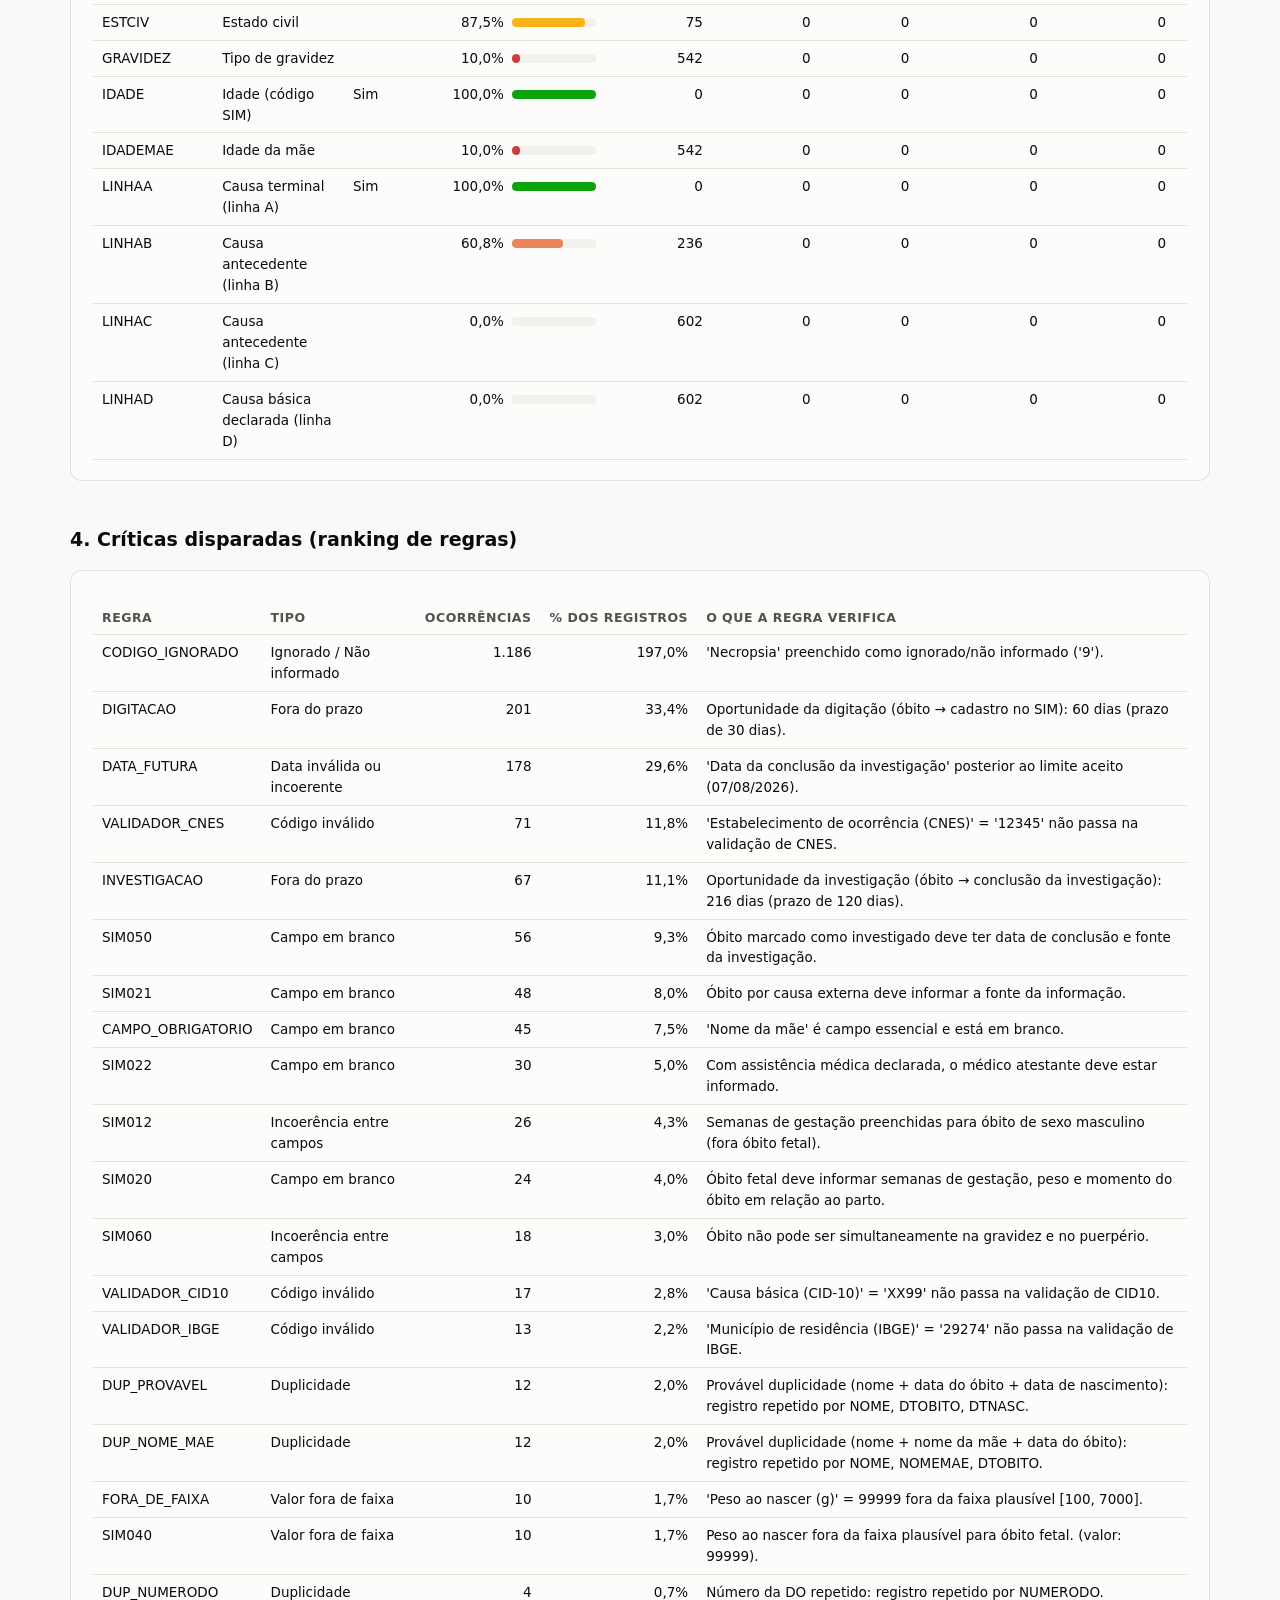
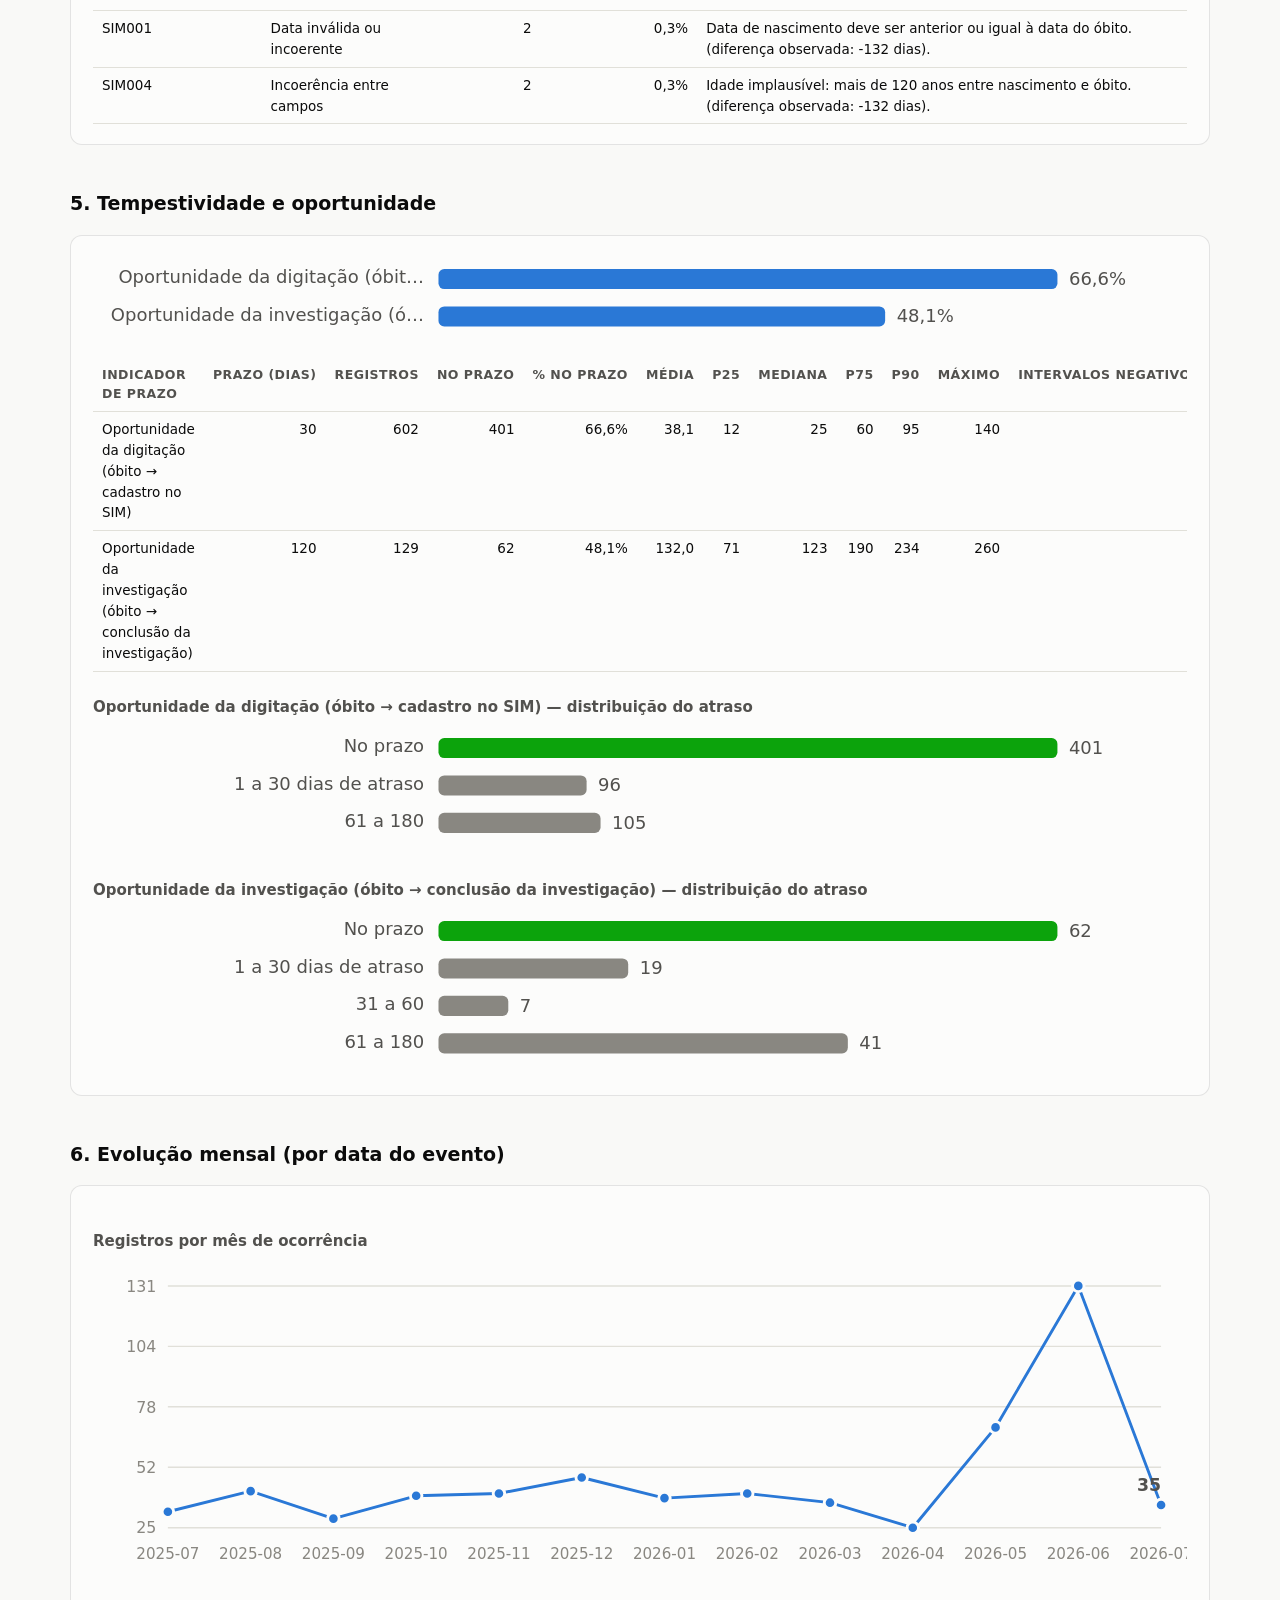
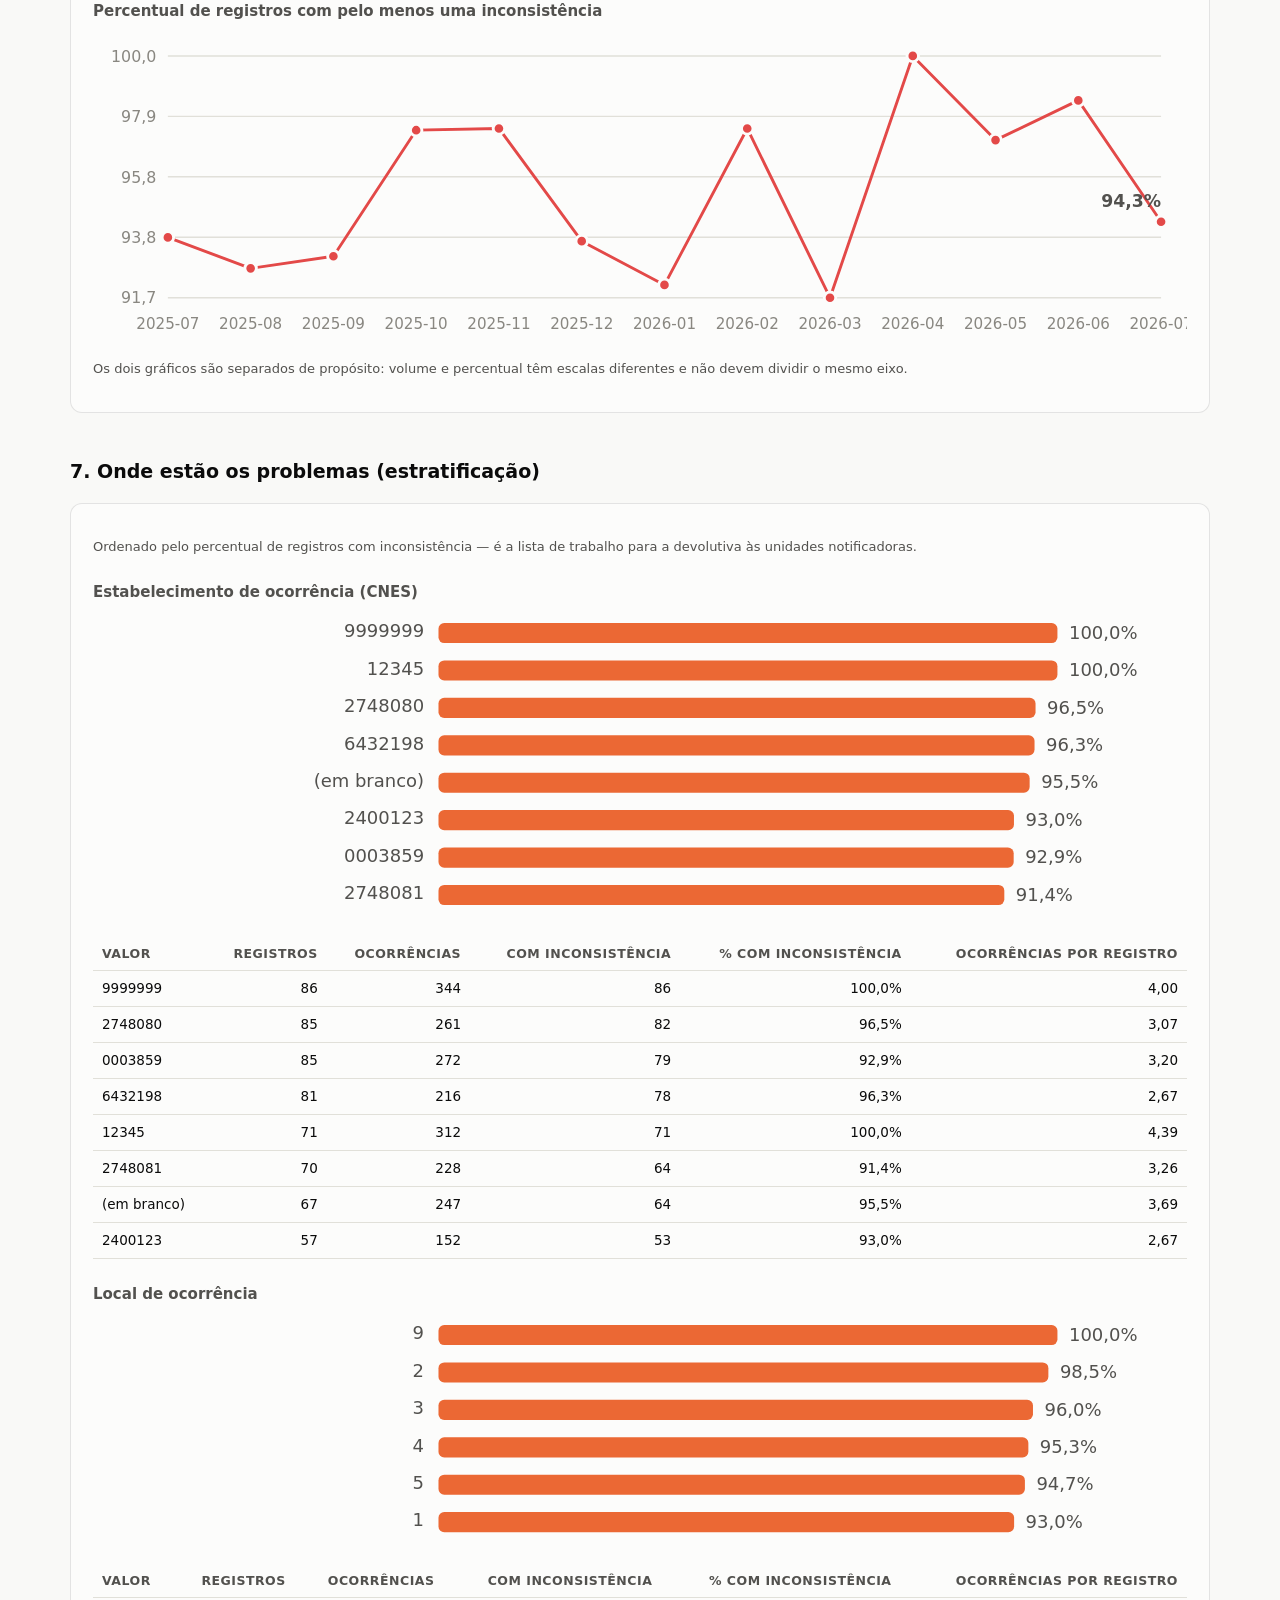
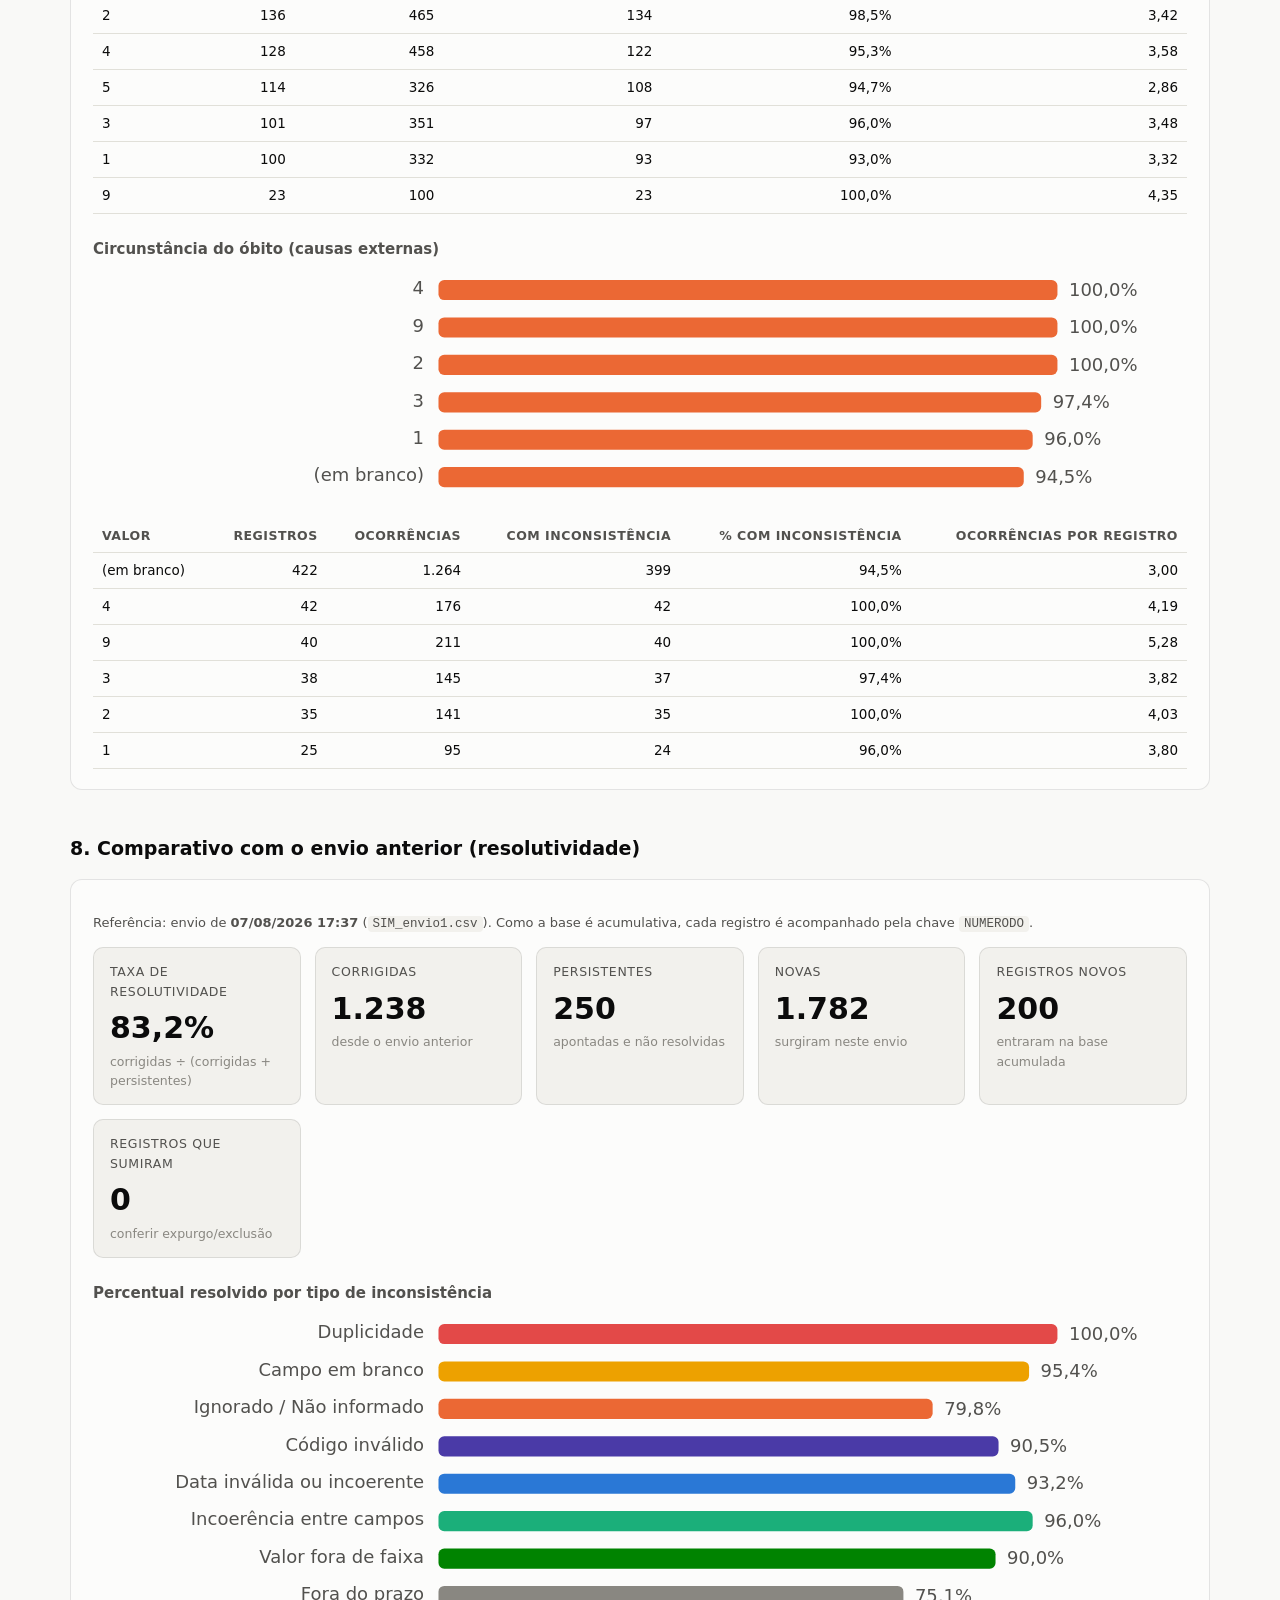
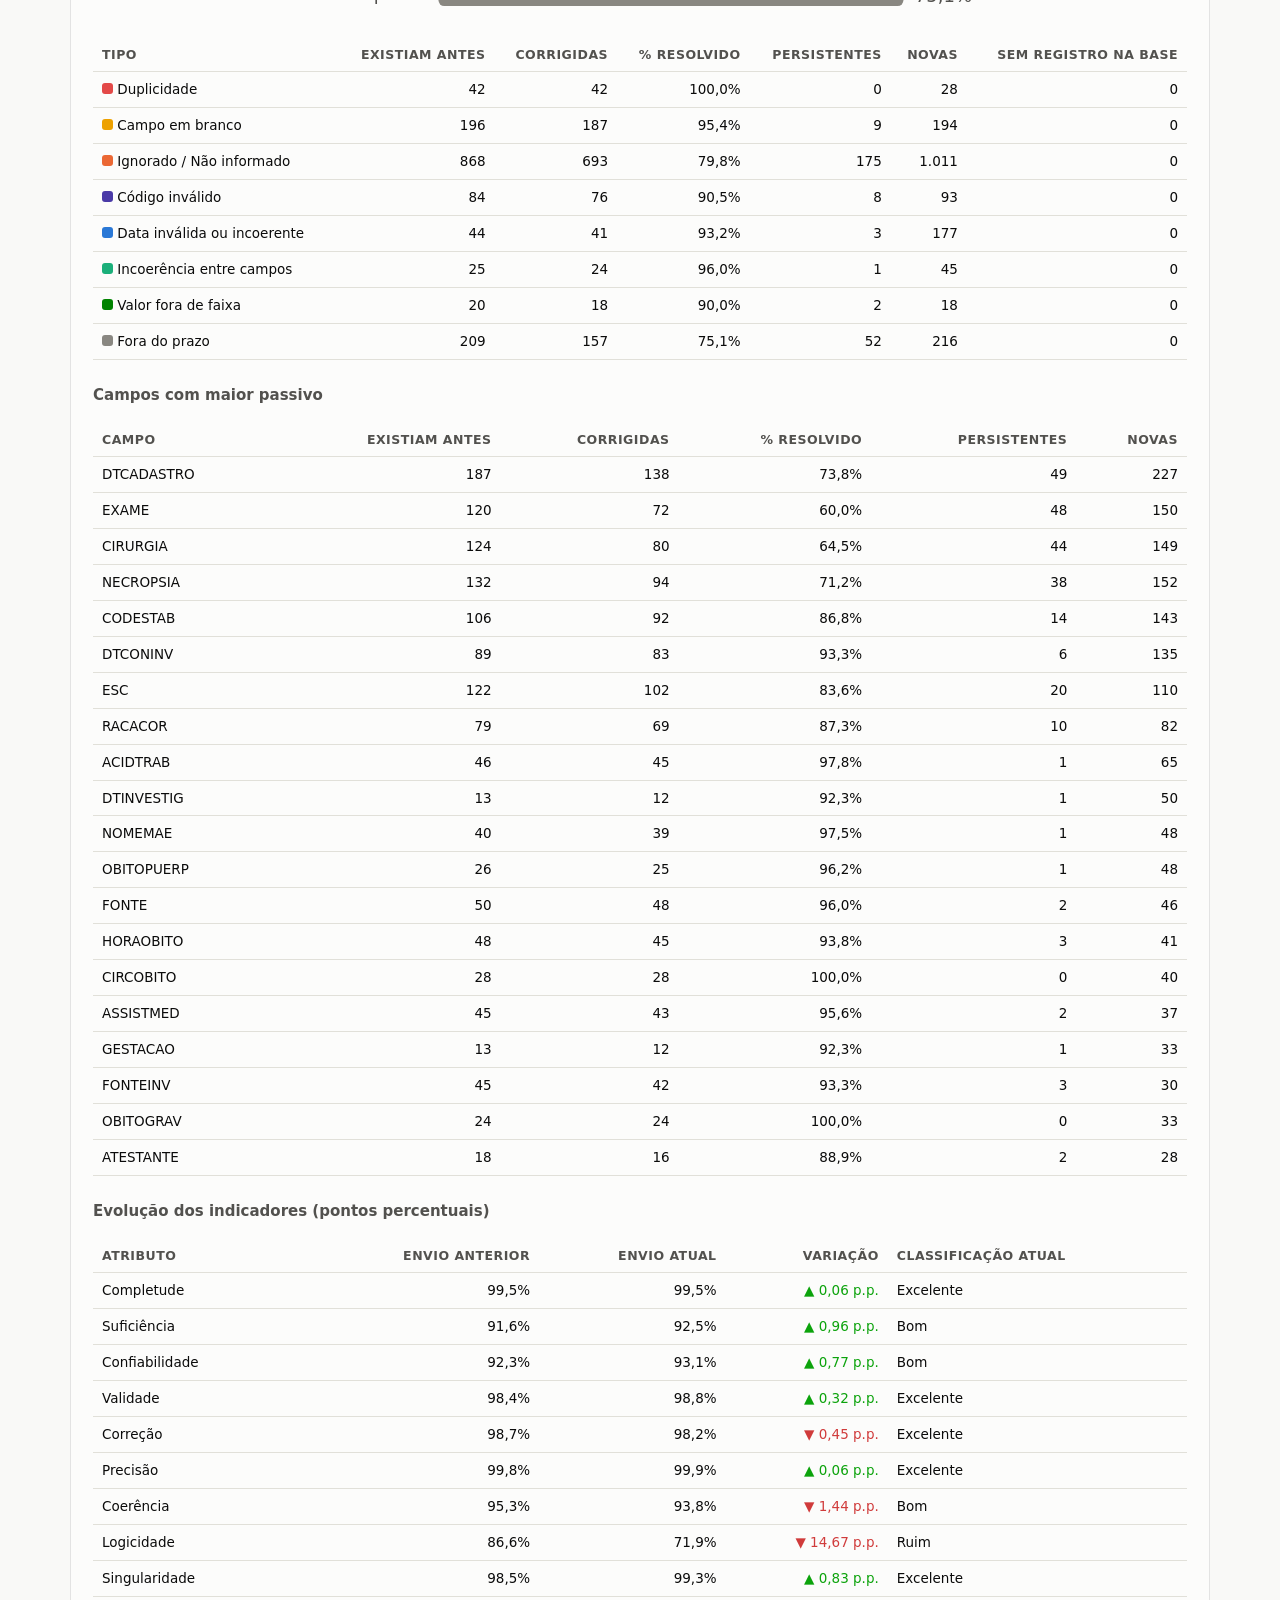
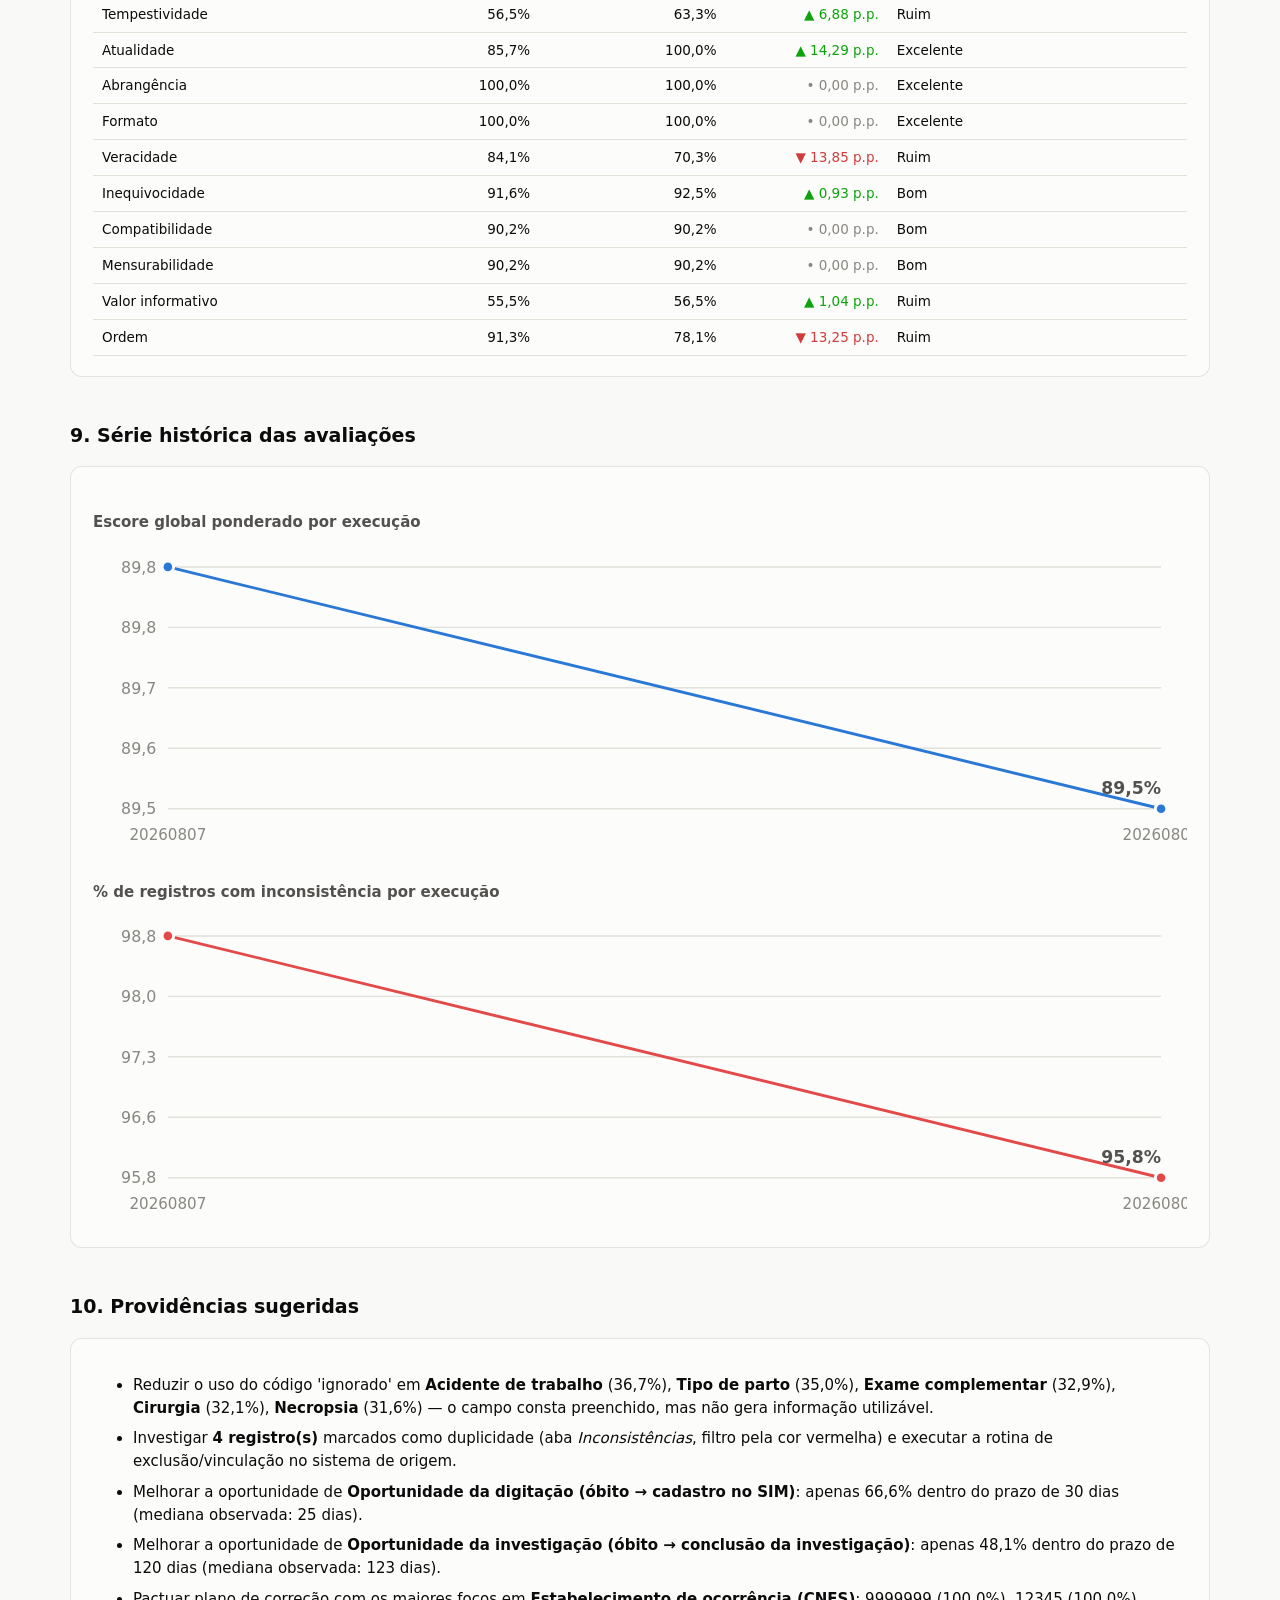
<file: qualidade-sis/exemplos/demonstracao/SIM_relatorio.html>
<!doctype html>
<html lang="pt-br"><head><meta charset="utf-8">
<meta name="viewport" content="width=device-width, initial-scale=1">
<title>Qualidade SIM — 07/08/2026</title>
<style>
*, *::before, *::after { box-sizing: border-box; }
:root {
  color-scheme: light;
  --page: #f9f9f7; --surface: #fcfcfb; --surface-2: #f2f1ed;
  --text: #0b0b0b; --text-2: #52514e; --muted: #898781;
  --grid: #e1e0d9; --baseline: #c3c2b7; --borda: rgba(11,11,11,0.10);
  --bom: #0ca30c; --atencao: #fab219; --serio: #ec835a; --critico: #d03b3b;
  --acento: #2a78d6;
  --c-duplicidade: #e34948; --c-em_branco: #eda100; --c-ignorado: #eb6834;
  --c-codigo_invalido: #4a3aa7; --c-data_invalida: #2a78d6; --c-incoerencia: #1baf7a;
  --c-formato_invalido: #e87ba4; --c-fora_de_faixa: #008300; --c-fora_do_prazo: #898781;
}
@media (prefers-color-scheme: dark) {
  :root:not([data-theme="light"]) {
    color-scheme: dark;
    --page: #0d0d0d; --surface: #1a1a19; --surface-2: #232322;
    --text: #ffffff; --text-2: #c3c2b7; --muted: #898781;
    --grid: #2c2c2a; --baseline: #383835; --borda: rgba(255,255,255,0.10);
    --acento: #3987e5;
    --c-duplicidade: #e66767; --c-em_branco: #c98500; --c-ignorado: #d95926;
    --c-codigo_invalido: #9085e9; --c-data_invalida: #3987e5; --c-incoerencia: #199e70;
    --c-formato_invalido: #d55181; --c-fora_de_faixa: #008300; --c-fora_do_prazo: #898781;
  }
}
:root[data-theme="dark"] {
  color-scheme: dark;
  --page: #0d0d0d; --surface: #1a1a19; --surface-2: #232322;
  --text: #ffffff; --text-2: #c3c2b7; --muted: #898781;
  --grid: #2c2c2a; --baseline: #383835; --borda: rgba(255,255,255,0.10);
  --acento: #3987e5;
  --c-duplicidade: #e66767; --c-em_branco: #c98500; --c-ignorado: #d95926;
  --c-codigo_invalido: #9085e9; --c-data_invalida: #3987e5; --c-incoerencia: #199e70;
  --c-formato_invalido: #d55181; --c-fora_de_faixa: #008300; --c-fora_do_prazo: #898781;
}
body {
  margin: 0; background: var(--page); color: var(--text);
  font-family: system-ui, -apple-system, "Segoe UI", sans-serif;
  font-size: 15px; line-height: 1.55;
}
.wrap { max-width: 1180px; margin: 0 auto; padding: 32px 20px 80px; }
header.topo { border-bottom: 2px solid var(--borda); padding-bottom: 18px; margin-bottom: 28px; }
.eyebrow { color: var(--muted); font-size: 12px; letter-spacing: .09em; text-transform: uppercase; }
h1 { font-size: 27px; margin: 6px 0 4px; line-height: 1.2; }
h2 { font-size: 19px; margin: 44px 0 6px; }
h3 { font-size: 15px; margin: 24px 0 6px; color: var(--text-2); }
p.sub { color: var(--text-2); margin: 2px 0; font-size: 14px; }
section { background: var(--surface); border: 1px solid var(--borda); border-radius: 12px;
          padding: 20px 22px; margin-top: 16px; }
.grid { display: grid; gap: 14px; }
.grid.k4 { grid-template-columns: repeat(auto-fit, minmax(190px, 1fr)); }
.grid.k2 { grid-template-columns: repeat(auto-fit, minmax(330px, 1fr)); }
.tile { background: var(--surface-2); border: 1px solid var(--borda); border-radius: 10px;
        padding: 14px 16px; }
.tile .rot { color: var(--text-2); font-size: 12.5px; text-transform: uppercase;
             letter-spacing: .05em; }
.tile .val { font-size: 30px; font-weight: 650; margin-top: 4px; }
.tile .obs { color: var(--muted); font-size: 12.5px; }
.hero { display: flex; flex-wrap: wrap; align-items: baseline; gap: 14px; }
.hero .num { font-size: 60px; font-weight: 700; line-height: 1; }
.chip { display: inline-block; padding: 2px 10px; border-radius: 999px; font-size: 12.5px;
        font-weight: 600; border: 1px solid var(--borda); }
table { border-collapse: collapse; width: 100%; font-size: 13.5px; margin-top: 10px; }
th, td { text-align: left; padding: 7px 9px; border-bottom: 1px solid var(--grid);
         vertical-align: top; }
th { color: var(--text-2); font-weight: 600; font-size: 12.5px; text-transform: uppercase;
     letter-spacing: .04em; position: sticky; top: 0; background: var(--surface); }
td.num, th.num { text-align: right; font-variant-numeric: tabular-nums; white-space: nowrap; }
tbody tr:hover { background: var(--surface-2); }
.rolagem { overflow-x: auto; }
.legenda { display: flex; flex-wrap: wrap; gap: 8px 18px; margin: 10px 0 4px;
           font-size: 13px; color: var(--text-2); }
.legenda span.item { display: inline-flex; align-items: center; gap: 6px; }
.sw { width: 11px; height: 11px; border-radius: 3px; display: inline-block; }
.barra-fundo { background: var(--surface-2); border-radius: 4px; height: 9px;
               min-width: 84px; flex: 1 1 84px; overflow: hidden; }
.barra { height: 9px; border-radius: 4px; }
.nota { color: var(--text-2); font-size: 13px; }
.aviso { border-left: 3px solid var(--atencao); padding-left: 12px; margin: 10px 0; }
ul.acoes li { margin-bottom: 7px; }
svg { max-width: 100%; height: auto; display: block; }
footer { margin-top: 44px; color: var(--muted); font-size: 12.5px;
         border-top: 1px solid var(--borda); padding-top: 14px; }
code { background: var(--surface-2); padding: 1px 5px; border-radius: 4px; font-size: 12.5px; }
@media print {
  body { background: #fff; font-size: 11.5px; }
  section { break-inside: avoid; border-color: #ccc; }
  .wrap { max-width: none; padding: 0; }
  h2 { break-after: avoid; }
}
</style></head>
<body><div class="wrap"><header class="topo">
<div class="eyebrow">Subcoordenadoria de Informação em Saúde — SMS Salvador</div>
<h1>Avaliação da qualidade da informação — SIM</h1>
<p class="sub">Sistema de Informação sobre Mortalidade</p>
<p class="sub">Base analisada: <code>SIM_envio2.csv</code>
 &nbsp;|&nbsp; Extração: <strong>07/08/2026</strong>
 &nbsp;|&nbsp; Processado em 07/08/2026 às 17:37</p>
<p class="sub">Período dos eventos na base:
 <strong>03/07/2025</strong>
 a <strong>08/07/2026</strong></p>
</header><section>
<div class="hero"><div class="num" style="color:#fab219">89,5%</div>
<div><span class="chip" style="border-color:#fab219;color:#fab219">Regular</span>
<p class="sub" style="margin-top:6px">Escore global ponderado dos atributos mensuráveis
 na base. Média ponderada dos indicadores da seção seguinte.</p></div></div>
<div class="grid k4" style="margin-top:18px"><div class="tile"><div class="rot">Registros analisados</div><div class="val">602</div><div class="obs">linhas da base acumulada</div></div><div class="tile"><div class="rot">Registros com inconsistência</div><div class="val">577</div><div class="obs">95,8% do total</div></div><div class="tile"><div class="rot">Ocorrências detectadas</div><div class="val">2.032</div><div class="obs">3,38 por registro</div></div><div class="tile"><div class="rot">Registros completos</div><div class="val">557</div><div class="obs">todos os campos essenciais preenchidos</div></div><div class="tile"><div class="rot">Resolutividade desde o último envio</div><div class="val">83,2%</div><div class="obs">1.238 corrigidas de 1.488</div></div></div>
</section><h2>1. Indicadores por atributo de qualidade</h2>
<section>
<p class="nota">Atributos mensuráveis diretamente na base. Os demais atributos
(clareza, acessibilidade, segurança, utilidade, etc.) são avaliados pelo
instrumento estruturado gerado pelo programa — ver a planilha
<code>instrumento_qualitativo</code>.</p>
<div class="rolagem"><table><thead><tr><th class="">Atributo</th><th class="">Indicador</th><th class="">Classificação</th><th class="num">Numerador</th><th class="num">Denominador</th><th class="">Como é calculado</th></tr></thead><tbody><tr><td class="">Completude</td><td class=" "><div style="display:flex;align-items:center;gap:9px"><span style="min-width:56px;text-align:right;font-variant-numeric:tabular-nums">99,5%</span><div class="barra-fundo"><div class="barra" style="width:99.5%;background:#0ca30c"></div></div></div></td><td class=" "><span class="chip" style="border-color:#0ca30c;color:#0ca30c">Excelente</span></td><td class="num">9.587</td><td class="num">9.632</td><td class="">campos essenciais preenchidos ÷ (registros × campos essenciais)</td></tr><tr><td class="">Suficiência</td><td class=" "><div style="display:flex;align-items:center;gap:9px"><span style="min-width:56px;text-align:right;font-variant-numeric:tabular-nums">92,5%</span><div class="barra-fundo"><div class="barra" style="width:92.5%;background:#1baf7a"></div></div></div></td><td class=" "><span class="chip" style="border-color:#1baf7a;color:#1baf7a">Bom</span></td><td class="num">557</td><td class="num">602</td><td class="">registros com TODOS os campos essenciais preenchidos ÷ registros</td></tr><tr><td class="">Confiabilidade</td><td class=" "><div style="display:flex;align-items:center;gap:9px"><span style="min-width:56px;text-align:right;font-variant-numeric:tabular-nums">93,1%</span><div class="barra-fundo"><div class="barra" style="width:93.1%;background:#1baf7a"></div></div></div></td><td class=" "><span class="chip" style="border-color:#1baf7a;color:#1baf7a">Bom</span></td><td class="num">15.961</td><td class="num">17.147</td><td class="">campos preenchidos com valor informativo ÷ campos preenchidos (exclui &#x27;ignorado&#x27;/&#x27;não informado&#x27;)</td></tr><tr><td class="">Validade</td><td class=" "><div style="display:flex;align-items:center;gap:9px"><span style="min-width:56px;text-align:right;font-variant-numeric:tabular-nums">98,8%</span><div class="barra-fundo"><div class="barra" style="width:98.8%;background:#0ca30c"></div></div></div></td><td class=" "><span class="chip" style="border-color:#0ca30c;color:#0ca30c">Excelente</span></td><td class="num">8.059</td><td class="num">8.160</td><td class="">valores dentro do domínio ÷ valores preenchidos em campos com domínio definido</td></tr><tr><td class="">Correção</td><td class=" "><div style="display:flex;align-items:center;gap:9px"><span style="min-width:56px;text-align:right;font-variant-numeric:tabular-nums">98,2%</span><div class="barra-fundo"><div class="barra" style="width:98.2%;background:#0ca30c"></div></div></div></td><td class=" "><span class="chip" style="border-color:#0ca30c;color:#0ca30c">Excelente</span></td><td class="num">16.846</td><td class="num">17.147</td><td class="">campos sem erro detectável (domínio, data, formato, faixa) ÷ campos preenchidos</td></tr><tr><td class="">Precisão</td><td class=" "><div style="display:flex;align-items:center;gap:9px"><span style="min-width:56px;text-align:right;font-variant-numeric:tabular-nums">99,9%</span><div class="barra-fundo"><div class="barra" style="width:99.9%;background:#0ca30c"></div></div></div></td><td class=" "><span class="chip" style="border-color:#0ca30c;color:#0ca30c">Excelente</span></td><td class="num">17.127</td><td class="num">17.147</td><td class="">campos sem erro de faixa/formato ÷ campos preenchidos</td></tr><tr><td class="">Coerência</td><td class=" "><div style="display:flex;align-items:center;gap:9px"><span style="min-width:56px;text-align:right;font-variant-numeric:tabular-nums">93,8%</span><div class="barra-fundo"><div class="barra" style="width:93.8%;background:#1baf7a"></div></div></div></td><td class=" "><span class="chip" style="border-color:#1baf7a;color:#1baf7a">Bom</span></td><td class="num">565</td><td class="num">602</td><td class="">registros sem incoerência entre campos ÷ registros</td></tr><tr><td class="">Logicidade</td><td class=" "><div style="display:flex;align-items:center;gap:9px"><span style="min-width:56px;text-align:right;font-variant-numeric:tabular-nums">71,9%</span><div class="barra-fundo"><div class="barra" style="width:71.9%;background:#ec835a"></div></div></div></td><td class=" "><span class="chip" style="border-color:#ec835a;color:#ec835a">Ruim</span></td><td class="num">433</td><td class="num">602</td><td class="">registros sem incoerência lógica nem data impossível ÷ registros</td></tr><tr><td class="">Singularidade</td><td class=" "><div style="display:flex;align-items:center;gap:9px"><span style="min-width:56px;text-align:right;font-variant-numeric:tabular-nums">99,3%</span><div class="barra-fundo"><div class="barra" style="width:99.3%;background:#0ca30c"></div></div></div></td><td class=" "><span class="chip" style="border-color:#0ca30c;color:#0ca30c">Excelente</span></td><td class="num">598</td><td class="num">602</td><td class="">registros não duplicados ÷ registros</td></tr><tr><td class="">Tempestividade</td><td class=" "><div style="display:flex;align-items:center;gap:9px"><span style="min-width:56px;text-align:right;font-variant-numeric:tabular-nums">63,3%</span><div class="barra-fundo"><div class="barra" style="width:63.3%;background:#ec835a"></div></div></div></td><td class=" "><span class="chip" style="border-color:#ec835a;color:#ec835a">Ruim</span></td><td class="num">463</td><td class="num">731</td><td class="">registros dentro do prazo pactuado ÷ registros com as duas datas preenchidas</td></tr><tr><td class="">Atualidade</td><td class=" "><div style="display:flex;align-items:center;gap:9px"><span style="min-width:56px;text-align:right;font-variant-numeric:tabular-nums">100,0%</span><div class="barra-fundo"><div class="barra" style="width:100.0%;background:#0ca30c"></div></div></div></td><td class=" "><span class="chip" style="border-color:#0ca30c;color:#0ca30c">Excelente</span></td><td class="num">30</td><td class="num">60</td><td class="">100% se a defasagem entre a extração e o evento mais recente ≤ prazo aceitável; decai proporcionalmente acima disso — Defasagem observada: 30 dias</td></tr><tr><td class="">Abrangência</td><td class=" "><div style="display:flex;align-items:center;gap:9px"><span style="min-width:56px;text-align:right;font-variant-numeric:tabular-nums">100,0%</span><div class="barra-fundo"><div class="barra" style="width:100.0%;background:#0ca30c"></div></div></div></td><td class=" "><span class="chip" style="border-color:#0ca30c;color:#0ca30c">Excelente</span></td><td class="num">602</td><td class="num">602</td><td class="">estratos (distritos/unidades) esperados presentes na base ÷ estratos esperados</td></tr><tr><td class="">Quantidade</td><td class=" "><div style="display:flex;align-items:center;gap:9px"><span style="min-width:56px;text-align:right;font-variant-numeric:tabular-nums">—</span><div class="barra-fundo"><div class="barra" style="width:0.0%;background:#898781"></div></div></div></td><td class=" ">—</td><td class="num">602</td><td class="num">—</td><td class="">volume de registros do período — avaliado na comparação entre envios — 602</td></tr><tr><td class="">Formato</td><td class=" "><div style="display:flex;align-items:center;gap:9px"><span style="min-width:56px;text-align:right;font-variant-numeric:tabular-nums">100,0%</span><div class="barra-fundo"><div class="barra" style="width:100.0%;background:#0ca30c"></div></div></div></td><td class=" "><span class="chip" style="border-color:#0ca30c;color:#0ca30c">Excelente</span></td><td class="num">17.147</td><td class="num">17.147</td><td class="">campos com máscara/estrutura corretas ÷ campos preenchidos</td></tr><tr><td class="">Veracidade</td><td class=" "><div style="display:flex;align-items:center;gap:9px"><span style="min-width:56px;text-align:right;font-variant-numeric:tabular-nums">70,3%</span><div class="barra-fundo"><div class="barra" style="width:70.3%;background:#ec835a"></div></div></div></td><td class=" "><span class="chip" style="border-color:#ec835a;color:#ec835a">Ruim</span></td><td class="num">423</td><td class="num">602</td><td class="">registros sem indício de erro material (data impossível, valor implausível, incoerência) ÷ registros</td></tr><tr><td class="">Inequivocidade</td><td class=" "><div style="display:flex;align-items:center;gap:9px"><span style="min-width:56px;text-align:right;font-variant-numeric:tabular-nums">92,5%</span><div class="barra-fundo"><div class="barra" style="width:92.5%;background:#1baf7a"></div></div></div></td><td class=" "><span class="chip" style="border-color:#1baf7a;color:#1baf7a">Bom</span></td><td class="num">15.860</td><td class="num">17.147</td><td class="">campos com significado único (sem &#x27;ignorado&#x27; e sem código fora do domínio) ÷ campos preenchidos</td></tr><tr><td class="">Compatibilidade</td><td class=" "><div style="display:flex;align-items:center;gap:9px"><span style="min-width:56px;text-align:right;font-variant-numeric:tabular-nums">90,2%</span><div class="barra-fundo"><div class="barra" style="width:90.2%;background:#1baf7a"></div></div></div></td><td class=" "><span class="chip" style="border-color:#1baf7a;color:#1baf7a">Bom</span></td><td class="num">46</td><td class="num">51</td><td class="">campos do dicionário oficial presentes na exportação ÷ campos do dicionário — 0 coluna(s) na base fora do dicionário</td></tr><tr><td class="">Valor informativo</td><td class=" "><div style="display:flex;align-items:center;gap:9px"><span style="min-width:56px;text-align:right;font-variant-numeric:tabular-nums">56,5%</span><div class="barra-fundo"><div class="barra" style="width:56.5%;background:#ec835a"></div></div></div></td><td class=" "><span class="chip" style="border-color:#ec835a;color:#ec835a">Ruim</span></td><td class="num">15.660</td><td class="num">27.692</td><td class="">campos preenchidos, válidos e não ignorados ÷ total de campos da base</td></tr><tr><td class="">Volume</td><td class=" "><div style="display:flex;align-items:center;gap:9px"><span style="min-width:56px;text-align:right;font-variant-numeric:tabular-nums">—</span><div class="barra-fundo"><div class="barra" style="width:0.0%;background:#898781"></div></div></div></td><td class=" ">—</td><td class="num">27.692</td><td class="num">—</td><td class="">massa de dados processada (registros × campos) — 602 registros × 46 campos</td></tr><tr><td class="">Ordem</td><td class=" "><div style="display:flex;align-items:center;gap:9px"><span style="min-width:56px;text-align:right;font-variant-numeric:tabular-nums">78,1%</span><div class="barra-fundo"><div class="barra" style="width:78.1%;background:#ec835a"></div></div></div></td><td class=" "><span class="chip" style="border-color:#ec835a;color:#ec835a">Ruim</span></td><td class="num">470</td><td class="num">602</td><td class="">registros com sequência cronológica coerente ÷ registros</td></tr><tr><td class="">Mensurabilidade</td><td class=" "><div style="display:flex;align-items:center;gap:9px"><span style="min-width:56px;text-align:right;font-variant-numeric:tabular-nums">90,2%</span><div class="barra-fundo"><div class="barra" style="width:90.2%;background:#1baf7a"></div></div></div></td><td class=" "><span class="chip" style="border-color:#1baf7a;color:#1baf7a">Bom</span></td><td class="num">46</td><td class="num">51</td><td class="">variáveis necessárias aos indicadores do setor disponíveis na base</td></tr></tbody></table></div>
</section><h2>2. Inconsistências por tipo</h2>
<section>
<div class="legenda"><span class="item"><span class="sw" style="background:var(--c-duplicidade)"></span>Duplicidade</span><span class="item"><span class="sw" style="background:var(--c-em_branco)"></span>Campo em branco</span><span class="item"><span class="sw" style="background:var(--c-ignorado)"></span>Ignorado / Não informado</span><span class="item"><span class="sw" style="background:var(--c-codigo_invalido)"></span>Código inválido</span><span class="item"><span class="sw" style="background:var(--c-data_invalida)"></span>Data inválida ou incoerente</span><span class="item"><span class="sw" style="background:var(--c-incoerencia)"></span>Incoerência entre campos</span><span class="item"><span class="sw" style="background:var(--c-fora_de_faixa)"></span>Valor fora de faixa</span><span class="item"><span class="sw" style="background:var(--c-fora_do_prazo)"></span>Fora do prazo</span></div>
<svg viewBox="0 0 760 220" role="img" aria-label="Gráfico de barras horizontais"><g><title>Duplicidade: 28 ocorrências em 4 registros</title><text x="230" y="19" text-anchor="end" font-size="12.5" fill="var(--text-2)">Duplicidade</text><rect x="240" y="9" width="10.2" height="14" rx="4" fill="var(--c-duplicidade)"/><text x="258.2" y="20" font-size="12.5" fill="var(--text-2)" font-variant-numeric="tabular-nums">28</text></g><g><title>Campo em branco: 203 ocorrências em 160 registros</title><text x="230" y="45" text-anchor="end" font-size="12.5" fill="var(--text-2)">Campo em branco</text><rect x="240" y="35" width="73.6" height="14" rx="4" fill="var(--c-em_branco)"/><text x="321.6" y="46" font-size="12.5" fill="var(--text-2)" font-variant-numeric="tabular-nums">203</text></g><g><title>Ignorado / Não informado: 1.186 ocorrências em 540 registros</title><text x="230" y="71" text-anchor="end" font-size="12.5" fill="var(--text-2)">Ignorado / Não informado</text><rect x="240" y="61" width="430.0" height="14" rx="4" fill="var(--c-ignorado)"/><text x="678.0" y="72" font-size="12.5" fill="var(--text-2)" font-variant-numeric="tabular-nums">1.186</text></g><g><title>Código inválido: 101 ocorrências em 97 registros</title><text x="230" y="97" text-anchor="end" font-size="12.5" fill="var(--text-2)">Código inválido</text><rect x="240" y="87" width="36.6" height="14" rx="4" fill="var(--c-codigo_invalido)"/><text x="284.6" y="98" font-size="12.5" fill="var(--text-2)" font-variant-numeric="tabular-nums">101</text></g><g><title>Data inválida ou incoerente: 180 ocorrências em 132 registros</title><text x="230" y="123" text-anchor="end" font-size="12.5" fill="var(--text-2)">Data inválida ou incoerente</text><rect x="240" y="113" width="65.3" height="14" rx="4" fill="var(--c-data_invalida)"/><text x="313.3" y="124" font-size="12.5" fill="var(--text-2)" font-variant-numeric="tabular-nums">180</text></g><g><title>Incoerência entre campos: 46 ocorrências em 37 registros</title><text x="230" y="149" text-anchor="end" font-size="12.5" fill="var(--text-2)">Incoerência entre campos</text><rect x="240" y="139" width="16.7" height="14" rx="4" fill="var(--c-incoerencia)"/><text x="264.7" y="150" font-size="12.5" fill="var(--text-2)" font-variant-numeric="tabular-nums">46</text></g><g><title>Valor fora de faixa: 20 ocorrências em 10 registros</title><text x="230" y="175" text-anchor="end" font-size="12.5" fill="var(--text-2)">Valor fora de faixa</text><rect x="240" y="165" width="7.3" height="14" rx="4" fill="var(--c-fora_de_faixa)"/><text x="255.3" y="176" font-size="12.5" fill="var(--text-2)" font-variant-numeric="tabular-nums">20</text></g><g><title>Fora do prazo: 268 ocorrências em 249 registros</title><text x="230" y="201" text-anchor="end" font-size="12.5" fill="var(--text-2)">Fora do prazo</text><rect x="240" y="191" width="97.2" height="14" rx="4" fill="var(--c-fora_do_prazo)"/><text x="345.2" y="202" font-size="12.5" fill="var(--text-2)" font-variant-numeric="tabular-nums">268</text></g></svg>
<div class="rolagem"><table><thead><tr><th class="">Tipo (cor na planilha)</th><th class="num">Ocorrências</th><th class="num">% das ocorrências</th><th class="num">Registros atingidos</th><th class="num">% dos registros</th><th class="">Gravidade</th><th class="">Atributos impactados</th></tr></thead><tbody><tr><td class=" "><span class="sw" style="background:var(--c-duplicidade)"></span> Duplicidade</td><td class="num">28</td><td class="num">1,4%</td><td class="num">4</td><td class="num">0,7%</td><td class="">Alta</td><td class="">Singularidade, Confiabilidade, Precisão</td></tr><tr><td class=" "><span class="sw" style="background:var(--c-em_branco)"></span> Campo em branco</td><td class="num">203</td><td class="num">10,0%</td><td class="num">160</td><td class="num">26,6%</td><td class="">Alta</td><td class="">Completude, Suficiência, Abrangência</td></tr><tr><td class=" "><span class="sw" style="background:var(--c-ignorado)"></span> Ignorado / Não informado</td><td class="num">1.186</td><td class="num">58,4%</td><td class="num">540</td><td class="num">89,7%</td><td class="">Média</td><td class="">Confiabilidade, Valor informativo, Utilidade</td></tr><tr><td class=" "><span class="sw" style="background:var(--c-codigo_invalido)"></span> Código inválido</td><td class="num">101</td><td class="num">5,0%</td><td class="num">97</td><td class="num">16,1%</td><td class="">Alta</td><td class="">Validade, Correção, Precisão, Inequivocidade</td></tr><tr><td class=" "><span class="sw" style="background:var(--c-data_invalida)"></span> Data inválida ou incoerente</td><td class="num">180</td><td class="num">8,9%</td><td class="num">132</td><td class="num">21,9%</td><td class="">Alta</td><td class="">Validade, Logicidade, Coerência, Veracidade</td></tr><tr><td class=" "><span class="sw" style="background:var(--c-incoerencia)"></span> Incoerência entre campos</td><td class="num">46</td><td class="num">2,3%</td><td class="num">37</td><td class="num">6,1%</td><td class="">Alta</td><td class="">Coerência, Logicidade, Compatibilidade, Veracidade</td></tr><tr><td class=" "><span class="sw" style="background:var(--c-fora_de_faixa)"></span> Valor fora de faixa</td><td class="num">20</td><td class="num">1,0%</td><td class="num">10</td><td class="num">1,7%</td><td class="">Média</td><td class="">Quantidade, Precisão, Veracidade, Correção</td></tr><tr><td class=" "><span class="sw" style="background:var(--c-fora_do_prazo)"></span> Fora do prazo</td><td class="num">268</td><td class="num">13,2%</td><td class="num">249</td><td class="num">41,4%</td><td class="">Média</td><td class="">Tempestividade, Atualidade, Tempo de resposta</td></tr></tbody></table></div>
</section><h2>3. Campos com mais inconsistências</h2>
<section>
<div class="legenda"><span class="item"><span class="sw" style="background:var(--c-duplicidade)"></span>Duplicidade</span><span class="item"><span class="sw" style="background:var(--c-em_branco)"></span>Campo em branco</span><span class="item"><span class="sw" style="background:var(--c-ignorado)"></span>Ignorado / Não informado</span><span class="item"><span class="sw" style="background:var(--c-codigo_invalido)"></span>Código inválido</span><span class="item"><span class="sw" style="background:var(--c-data_invalida)"></span>Data inválida ou incoerente</span><span class="item"><span class="sw" style="background:var(--c-incoerencia)"></span>Incoerência entre campos</span><span class="item"><span class="sw" style="background:var(--c-fora_de_faixa)"></span>Valor fora de faixa</span><span class="item"><span class="sw" style="background:var(--c-fora_do_prazo)"></span>Fora do prazo</span></div>
<svg viewBox="0 0 760 492" role="img" aria-label="Barras empilhadas por tipo de inconsistência"><text x="230" y="19" text-anchor="end" font-size="12.5" fill="var(--text-2)">Data do cadastro no sistema (DT…</text><g><title>Data do cadastro no sistema (DTCADASTRO) — Data inválida ou incoerente: 75</title><rect x="240.0" y="9" width="117.6" height="14" rx="3" fill="var(--c-data_invalida)"/></g><g><title>Data do cadastro no sistema (DTCADASTRO) — Fora do prazo: 201</title><rect x="359.6" y="9" width="318.4" height="14" rx="3" fill="var(--c-fora_do_prazo)"/></g><text x="688.0" y="20" font-size="12.5" fill="var(--text-2)" font-variant-numeric="tabular-nums">276</text><text x="230" y="43" text-anchor="end" font-size="12.5" fill="var(--text-2)">Exame complementar (EXAME)</text><g><title>Exame complementar (EXAME) — Ignorado / Não informado: 198</title><rect x="240.0" y="33" width="313.7" height="14" rx="3" fill="var(--c-ignorado)"/></g><text x="563.7" y="44" font-size="12.5" fill="var(--text-2)" font-variant-numeric="tabular-nums">198</text><text x="230" y="67" text-anchor="end" font-size="12.5" fill="var(--text-2)">Cirurgia (CIRURGIA)</text><g><title>Cirurgia (CIRURGIA) — Ignorado / Não informado: 193</title><rect x="240.0" y="57" width="305.7" height="14" rx="3" fill="var(--c-ignorado)"/></g><text x="555.7" y="68" font-size="12.5" fill="var(--text-2)" font-variant-numeric="tabular-nums">193</text><text x="230" y="91" text-anchor="end" font-size="12.5" fill="var(--text-2)">Necropsia (NECROPSIA)</text><g><title>Necropsia (NECROPSIA) — Ignorado / Não informado: 190</title><rect x="240.0" y="81" width="300.9" height="14" rx="3" fill="var(--c-ignorado)"/></g><text x="550.9" y="92" font-size="12.5" fill="var(--text-2)" font-variant-numeric="tabular-nums">190</text><text x="230" y="115" text-anchor="end" font-size="12.5" fill="var(--text-2)">Estabelecimento de ocorrência (…</text><g><title>Estabelecimento de ocorrência (CNES) (CODESTAB) — Ignorado / Não informado: 86</title><rect x="240.0" y="105" width="135.1" height="14" rx="3" fill="var(--c-ignorado)"/></g><g><title>Estabelecimento de ocorrência (CNES) (CODESTAB) — Código inválido: 71</title><rect x="377.1" y="105" width="111.2" height="14" rx="3" fill="var(--c-codigo_invalido)"/></g><text x="498.3" y="116" font-size="12.5" fill="var(--text-2)" font-variant-numeric="tabular-nums">157</text><text x="230" y="139" text-anchor="end" font-size="12.5" fill="var(--text-2)">Data da conclusão da investigaç…</text><g><title>Data da conclusão da investigação (DTCONINV) — Campo em branco: 23</title><rect x="240.0" y="129" width="34.7" height="14" rx="3" fill="var(--c-em_branco)"/></g><g><title>Data da conclusão da investigação (DTCONINV) — Data inválida ou incoerente: 51</title><rect x="276.7" y="129" width="79.3" height="14" rx="3" fill="var(--c-data_invalida)"/></g><g><title>Data da conclusão da investigação (DTCONINV) — Fora do prazo: 67</title><rect x="358.0" y="129" width="104.8" height="14" rx="3" fill="var(--c-fora_do_prazo)"/></g><text x="472.8" y="140" font-size="12.5" fill="var(--text-2)" font-variant-numeric="tabular-nums">141</text><text x="230" y="163" text-anchor="end" font-size="12.5" fill="var(--text-2)">Escolaridade (anos de estudo) (…</text><g><title>Escolaridade (anos de estudo) (ESC) — Ignorado / Não informado: 130</title><rect x="240.0" y="153" width="205.2" height="14" rx="3" fill="var(--c-ignorado)"/></g><text x="455.2" y="164" font-size="12.5" fill="var(--text-2)" font-variant-numeric="tabular-nums">130</text><text x="230" y="187" text-anchor="end" font-size="12.5" fill="var(--text-2)">Raça/cor (RACACOR)</text><g><title>Raça/cor (RACACOR) — Ignorado / Não informado: 92</title><rect x="240.0" y="177" width="144.7" height="14" rx="3" fill="var(--c-ignorado)"/></g><text x="394.7" y="188" font-size="12.5" fill="var(--text-2)" font-variant-numeric="tabular-nums">92</text><text x="230" y="211" text-anchor="end" font-size="12.5" fill="var(--text-2)">Acidente de trabalho (ACIDTRAB)</text><g><title>Acidente de trabalho (ACIDTRAB) — Ignorado / Não informado: 66</title><rect x="240.0" y="201" width="103.2" height="14" rx="3" fill="var(--c-ignorado)"/></g><text x="353.2" y="212" font-size="12.5" fill="var(--text-2)" font-variant-numeric="tabular-nums">66</text><text x="230" y="235" text-anchor="end" font-size="12.5" fill="var(--text-2)">Data da investigação (DTINVESTI…</text><g><title>Data da investigação (DTINVESTIG) — Data inválida ou incoerente: 51</title><rect x="240.0" y="225" width="79.3" height="14" rx="3" fill="var(--c-data_invalida)"/></g><text x="329.3" y="236" font-size="12.5" fill="var(--text-2)" font-variant-numeric="tabular-nums">51</text><text x="230" y="259" text-anchor="end" font-size="12.5" fill="var(--text-2)">Nome da mãe (NOMEMAE)</text><g><title>Nome da mãe (NOMEMAE) — Duplicidade: 4</title><rect x="240.0" y="249" width="4.4" height="14" rx="3" fill="var(--c-duplicidade)"/></g><g><title>Nome da mãe (NOMEMAE) — Campo em branco: 45</title><rect x="246.4" y="249" width="69.7" height="14" rx="3" fill="var(--c-em_branco)"/></g><text x="326.1" y="260" font-size="12.5" fill="var(--text-2)" font-variant-numeric="tabular-nums">49</text><text x="230" y="283" text-anchor="end" font-size="12.5" fill="var(--text-2)">Óbito no puerpério (OBITOPUERP)</text><g><title>Óbito no puerpério (OBITOPUERP) — Ignorado / Não informado: 40</title><rect x="240.0" y="273" width="61.8" height="14" rx="3" fill="var(--c-ignorado)"/></g><g><title>Óbito no puerpério (OBITOPUERP) — Incoerência entre campos: 9</title><rect x="303.8" y="273" width="12.3" height="14" rx="3" fill="var(--c-incoerencia)"/></g><text x="326.1" y="284" font-size="12.5" fill="var(--text-2)" font-variant-numeric="tabular-nums">49</text><text x="230" y="307" text-anchor="end" font-size="12.5" fill="var(--text-2)">Fonte da informação (causas ext…</text><g><title>Fonte da informação (causas externas) (FONTE) — Campo em branco: 48</title><rect x="240.0" y="297" width="74.5" height="14" rx="3" fill="var(--c-em_branco)"/></g><text x="324.5" y="308" font-size="12.5" fill="var(--text-2)" font-variant-numeric="tabular-nums">48</text><text x="230" y="331" text-anchor="end" font-size="12.5" fill="var(--text-2)">Hora do óbito (HORAOBITO)</text><g><title>Hora do óbito (HORAOBITO) — Ignorado / Não informado: 44</title><rect x="240.0" y="321" width="68.1" height="14" rx="3" fill="var(--c-ignorado)"/></g><text x="318.1" y="332" font-size="12.5" fill="var(--text-2)" font-variant-numeric="tabular-nums">44</text><text x="230" y="355" text-anchor="end" font-size="12.5" fill="var(--text-2)">Circunstância do óbito (causas …</text><g><title>Circunstância do óbito (causas externas) (CIRCOBITO) — Ignorado / Não informado: 40</title><rect x="240.0" y="345" width="61.8" height="14" rx="3" fill="var(--c-ignorado)"/></g><text x="311.8" y="356" font-size="12.5" fill="var(--text-2)" font-variant-numeric="tabular-nums">40</text><text x="230" y="379" text-anchor="end" font-size="12.5" fill="var(--text-2)">Recebeu assistência médica (ASS…</text><g><title>Recebeu assistência médica (ASSISTMED) — Ignorado / Não informado: 39</title><rect x="240.0" y="369" width="60.2" height="14" rx="3" fill="var(--c-ignorado)"/></g><text x="310.2" y="380" font-size="12.5" fill="var(--text-2)" font-variant-numeric="tabular-nums">39</text><text x="230" y="403" text-anchor="end" font-size="12.5" fill="var(--text-2)">Semanas de gestação (GESTACAO)</text><g><title>Semanas de gestação (GESTACAO) — Campo em branco: 8</title><rect x="240.0" y="393" width="10.8" height="14" rx="3" fill="var(--c-em_branco)"/></g><g><title>Semanas de gestação (GESTACAO) — Incoerência entre campos: 26</title><rect x="252.8" y="393" width="39.4" height="14" rx="3" fill="var(--c-incoerencia)"/></g><text x="302.2" y="404" font-size="12.5" fill="var(--text-2)" font-variant-numeric="tabular-nums">34</text><text x="230" y="427" text-anchor="end" font-size="12.5" fill="var(--text-2)">Fonte da investigação (FONTEINV)</text><g><title>Fonte da investigação (FONTEINV) — Campo em branco: 33</title><rect x="240.0" y="417" width="50.6" height="14" rx="3" fill="var(--c-em_branco)"/></g><text x="300.6" y="428" font-size="12.5" fill="var(--text-2)" font-variant-numeric="tabular-nums">33</text><text x="230" y="451" text-anchor="end" font-size="12.5" fill="var(--text-2)">Óbito na gravidez (OBITOGRAV)</text><g><title>Óbito na gravidez (OBITOGRAV) — Ignorado / Não informado: 24</title><rect x="240.0" y="441" width="36.3" height="14" rx="3" fill="var(--c-ignorado)"/></g><g><title>Óbito na gravidez (OBITOGRAV) — Incoerência entre campos: 9</title><rect x="278.3" y="441" width="12.3" height="14" rx="3" fill="var(--c-incoerencia)"/></g><text x="300.6" y="452" font-size="12.5" fill="var(--text-2)" font-variant-numeric="tabular-nums">33</text><text x="230" y="475" text-anchor="end" font-size="12.5" fill="var(--text-2)">Médico atestante (ATESTANTE)</text><g><title>Médico atestante (ATESTANTE) — Campo em branco: 30</title><rect x="240.0" y="465" width="45.8" height="14" rx="3" fill="var(--c-em_branco)"/></g><text x="295.8" y="476" font-size="12.5" fill="var(--text-2)" font-variant-numeric="tabular-nums">30</text></svg>
<h3>Detalhamento campo a campo (40 primeiros por volume de problemas)</h3>
<div class="rolagem"><table><thead><tr><th class="">Campo</th><th class="">Rótulo</th><th class="">Essencial</th><th class="">Preenchimento</th><th class="num">Em branco</th><th class="num">Ignorados</th><th class="num">Inválidos</th><th class="num">Incoerências</th><th class="num">Duplicidades</th><th class="num">Fora do prazo</th><th class="">Valores inválidos mais frequentes</th></tr></thead><tbody><tr><td class="">DTCADASTRO</td><td class="">Data do cadastro no sistema</td><td class="">Sim</td><td class=" "><div style="display:flex;align-items:center;gap:8px"><span style="min-width:52px;text-align:right;font-variant-numeric:tabular-nums">100,0%</span><div class="barra-fundo"><div class="barra" style="width:100.0%;background:#0ca30c"></div></div></div></td><td class="num">0</td><td class="num">0</td><td class="num">75</td><td class="num">0</td><td class="num">0</td><td class="num">201</td><td class="">27/10/2026 (4); 04/10/2026 (2); 15/08/2026 (2); 20/08/2026 (2); 30/09/2026 (2)</td></tr><tr><td class="">EXAME</td><td class="">Exame complementar</td><td class=""></td><td class=" "><div style="display:flex;align-items:center;gap:8px"><span style="min-width:52px;text-align:right;font-variant-numeric:tabular-nums">100,0%</span><div class="barra-fundo"><div class="barra" style="width:100.0%;background:#0ca30c"></div></div></div></td><td class="num">0</td><td class="num">198</td><td class="num">0</td><td class="num">0</td><td class="num">0</td><td class="num">0</td><td class=""></td></tr><tr><td class="">CIRURGIA</td><td class="">Cirurgia</td><td class=""></td><td class=" "><div style="display:flex;align-items:center;gap:8px"><span style="min-width:52px;text-align:right;font-variant-numeric:tabular-nums">100,0%</span><div class="barra-fundo"><div class="barra" style="width:100.0%;background:#0ca30c"></div></div></div></td><td class="num">0</td><td class="num">193</td><td class="num">0</td><td class="num">0</td><td class="num">0</td><td class="num">0</td><td class=""></td></tr><tr><td class="">NECROPSIA</td><td class="">Necropsia</td><td class=""></td><td class=" "><div style="display:flex;align-items:center;gap:8px"><span style="min-width:52px;text-align:right;font-variant-numeric:tabular-nums">100,0%</span><div class="barra-fundo"><div class="barra" style="width:100.0%;background:#0ca30c"></div></div></div></td><td class="num">0</td><td class="num">190</td><td class="num">0</td><td class="num">0</td><td class="num">0</td><td class="num">0</td><td class=""></td></tr><tr><td class="">CODESTAB</td><td class="">Estabelecimento de ocorrência (CNES)</td><td class=""></td><td class=" "><div style="display:flex;align-items:center;gap:8px"><span style="min-width:52px;text-align:right;font-variant-numeric:tabular-nums">88,9%</span><div class="barra-fundo"><div class="barra" style="width:88.9%;background:#fab219"></div></div></div></td><td class="num">67</td><td class="num">86</td><td class="num">71</td><td class="num">0</td><td class="num">0</td><td class="num">0</td><td class="">12345 (71)</td></tr><tr><td class="">DTCONINV</td><td class="">Data da conclusão da investigação</td><td class=""></td><td class=" "><div style="display:flex;align-items:center;gap:8px"><span style="min-width:52px;text-align:right;font-variant-numeric:tabular-nums">21,4%</span><div class="barra-fundo"><div class="barra" style="width:21.4%;background:#d03b3b"></div></div></div></td><td class="num">473</td><td class="num">0</td><td class="num">51</td><td class="num">0</td><td class="num">0</td><td class="num">67</td><td class="">21/08/2026 (3); 27/08/2026 (3); 18/09/2026 (2); 19/10/2026 (2); 25/10/2026 (1)</td></tr><tr><td class="">ESC</td><td class="">Escolaridade (anos de estudo)</td><td class="">Sim</td><td class=" "><div style="display:flex;align-items:center;gap:8px"><span style="min-width:52px;text-align:right;font-variant-numeric:tabular-nums">100,0%</span><div class="barra-fundo"><div class="barra" style="width:100.0%;background:#0ca30c"></div></div></div></td><td class="num">0</td><td class="num">130</td><td class="num">0</td><td class="num">0</td><td class="num">0</td><td class="num">0</td><td class=""></td></tr><tr><td class="">RACACOR</td><td class="">Raça/cor</td><td class="">Sim</td><td class=" "><div style="display:flex;align-items:center;gap:8px"><span style="min-width:52px;text-align:right;font-variant-numeric:tabular-nums">100,0%</span><div class="barra-fundo"><div class="barra" style="width:100.0%;background:#0ca30c"></div></div></div></td><td class="num">0</td><td class="num">92</td><td class="num">0</td><td class="num">0</td><td class="num">0</td><td class="num">0</td><td class=""></td></tr><tr><td class="">ACIDTRAB</td><td class="">Acidente de trabalho</td><td class=""></td><td class=" "><div style="display:flex;align-items:center;gap:8px"><span style="min-width:52px;text-align:right;font-variant-numeric:tabular-nums">29,9%</span><div class="barra-fundo"><div class="barra" style="width:29.9%;background:#d03b3b"></div></div></div></td><td class="num">422</td><td class="num">66</td><td class="num">0</td><td class="num">0</td><td class="num">0</td><td class="num">0</td><td class=""></td></tr><tr><td class="">DTINVESTIG</td><td class="">Data da investigação</td><td class=""></td><td class=" "><div style="display:flex;align-items:center;gap:8px"><span style="min-width:52px;text-align:right;font-variant-numeric:tabular-nums">25,2%</span><div class="barra-fundo"><div class="barra" style="width:25.2%;background:#d03b3b"></div></div></div></td><td class="num">450</td><td class="num">0</td><td class="num">51</td><td class="num">0</td><td class="num">0</td><td class="num">0</td><td class="">04/10/2026 (4); 11/09/2026 (3); 25/11/2026 (2); 20/11/2026 (2); 25/10/2026 (2)</td></tr><tr><td class="">NOMEMAE</td><td class="">Nome da mãe</td><td class="">Sim</td><td class=" "><div style="display:flex;align-items:center;gap:8px"><span style="min-width:52px;text-align:right;font-variant-numeric:tabular-nums">92,5%</span><div class="barra-fundo"><div class="barra" style="width:92.5%;background:#1baf7a"></div></div></div></td><td class="num">45</td><td class="num">0</td><td class="num">0</td><td class="num">0</td><td class="num">4</td><td class="num">0</td><td class=""></td></tr><tr><td class="">OBITOPUERP</td><td class="">Óbito no puerpério</td><td class=""></td><td class=" "><div style="display:flex;align-items:center;gap:8px"><span style="min-width:52px;text-align:right;font-variant-numeric:tabular-nums">21,4%</span><div class="barra-fundo"><div class="barra" style="width:21.4%;background:#d03b3b"></div></div></div></td><td class="num">473</td><td class="num">40</td><td class="num">0</td><td class="num">9</td><td class="num">0</td><td class="num">0</td><td class=""></td></tr><tr><td class="">FONTE</td><td class="">Fonte da informação (causas externas)</td><td class=""></td><td class=" "><div style="display:flex;align-items:center;gap:8px"><span style="min-width:52px;text-align:right;font-variant-numeric:tabular-nums">18,4%</span><div class="barra-fundo"><div class="barra" style="width:18.4%;background:#d03b3b"></div></div></div></td><td class="num">491</td><td class="num">0</td><td class="num">0</td><td class="num">0</td><td class="num">0</td><td class="num">0</td><td class=""></td></tr><tr><td class="">HORAOBITO</td><td class="">Hora do óbito</td><td class=""></td><td class=" "><div style="display:flex;align-items:center;gap:8px"><span style="min-width:52px;text-align:right;font-variant-numeric:tabular-nums">100,0%</span><div class="barra-fundo"><div class="barra" style="width:100.0%;background:#0ca30c"></div></div></div></td><td class="num">0</td><td class="num">44</td><td class="num">0</td><td class="num">0</td><td class="num">0</td><td class="num">0</td><td class=""></td></tr><tr><td class="">CIRCOBITO</td><td class="">Circunstância do óbito (causas externas)</td><td class=""></td><td class=" "><div style="display:flex;align-items:center;gap:8px"><span style="min-width:52px;text-align:right;font-variant-numeric:tabular-nums">29,9%</span><div class="barra-fundo"><div class="barra" style="width:29.9%;background:#d03b3b"></div></div></div></td><td class="num">422</td><td class="num">40</td><td class="num">0</td><td class="num">0</td><td class="num">0</td><td class="num">0</td><td class=""></td></tr><tr><td class="">ASSISTMED</td><td class="">Recebeu assistência médica</td><td class=""></td><td class=" "><div style="display:flex;align-items:center;gap:8px"><span style="min-width:52px;text-align:right;font-variant-numeric:tabular-nums">100,0%</span><div class="barra-fundo"><div class="barra" style="width:100.0%;background:#0ca30c"></div></div></div></td><td class="num">0</td><td class="num">39</td><td class="num">0</td><td class="num">0</td><td class="num">0</td><td class="num">0</td><td class=""></td></tr><tr><td class="">GESTACAO</td><td class="">Semanas de gestação</td><td class=""></td><td class=" "><div style="display:flex;align-items:center;gap:8px"><span style="min-width:52px;text-align:right;font-variant-numeric:tabular-nums">8,6%</span><div class="barra-fundo"><div class="barra" style="width:8.6%;background:#d03b3b"></div></div></div></td><td class="num">550</td><td class="num">0</td><td class="num">0</td><td class="num">26</td><td class="num">0</td><td class="num">0</td><td class=""></td></tr><tr><td class="">FONTEINV</td><td class="">Fonte da investigação</td><td class=""></td><td class=" "><div style="display:flex;align-items:center;gap:8px"><span style="min-width:52px;text-align:right;font-variant-numeric:tabular-nums">19,8%</span><div class="barra-fundo"><div class="barra" style="width:19.8%;background:#d03b3b"></div></div></div></td><td class="num">483</td><td class="num">0</td><td class="num">0</td><td class="num">0</td><td class="num">0</td><td class="num">0</td><td class=""></td></tr><tr><td class="">OBITOGRAV</td><td class="">Óbito na gravidez</td><td class=""></td><td class=" "><div style="display:flex;align-items:center;gap:8px"><span style="min-width:52px;text-align:right;font-variant-numeric:tabular-nums">21,4%</span><div class="barra-fundo"><div class="barra" style="width:21.4%;background:#d03b3b"></div></div></div></td><td class="num">473</td><td class="num">24</td><td class="num">0</td><td class="num">9</td><td class="num">0</td><td class="num">0</td><td class=""></td></tr><tr><td class="">ATESTANTE</td><td class="">Médico atestante</td><td class=""></td><td class=" "><div style="display:flex;align-items:center;gap:8px"><span style="min-width:52px;text-align:right;font-variant-numeric:tabular-nums">91,2%</span><div class="barra-fundo"><div class="barra" style="width:91.2%;background:#1baf7a"></div></div></div></td><td class="num">53</td><td class="num">0</td><td class="num">0</td><td class="num">0</td><td class="num">0</td><td class="num">0</td><td class=""></td></tr><tr><td class="">LOCOCOR</td><td class="">Local de ocorrência</td><td class="">Sim</td><td class=" "><div style="display:flex;align-items:center;gap:8px"><span style="min-width:52px;text-align:right;font-variant-numeric:tabular-nums">100,0%</span><div class="barra-fundo"><div class="barra" style="width:100.0%;background:#0ca30c"></div></div></div></td><td class="num">0</td><td class="num">23</td><td class="num">0</td><td class="num">0</td><td class="num">0</td><td class="num">0</td><td class=""></td></tr><tr><td class="">PARTO</td><td class="">Tipo de parto</td><td class=""></td><td class=" "><div style="display:flex;align-items:center;gap:8px"><span style="min-width:52px;text-align:right;font-variant-numeric:tabular-nums">10,0%</span><div class="barra-fundo"><div class="barra" style="width:10.0%;background:#d03b3b"></div></div></div></td><td class="num">542</td><td class="num">21</td><td class="num">0</td><td class="num">0</td><td class="num">0</td><td class="num">0</td><td class=""></td></tr><tr><td class="">PESO</td><td class="">Peso ao nascer (g)</td><td class=""></td><td class=" "><div style="display:flex;align-items:center;gap:8px"><span style="min-width:52px;text-align:right;font-variant-numeric:tabular-nums">10,0%</span><div class="barra-fundo"><div class="barra" style="width:10.0%;background:#d03b3b"></div></div></div></td><td class="num">542</td><td class="num">0</td><td class="num">20</td><td class="num">0</td><td class="num">0</td><td class="num">0</td><td class="">99999 (20)</td></tr><tr><td class="">CAUSABAS</td><td class="">Causa básica (CID-10)</td><td class="">Sim</td><td class=" "><div style="display:flex;align-items:center;gap:8px"><span style="min-width:52px;text-align:right;font-variant-numeric:tabular-nums">100,0%</span><div class="barra-fundo"><div class="barra" style="width:100.0%;background:#0ca30c"></div></div></div></td><td class="num">0</td><td class="num">0</td><td class="num">17</td><td class="num">0</td><td class="num">0</td><td class="num">0</td><td class="">XX99 (17)</td></tr><tr><td class="">OBITOPARTO</td><td class="">Morte em relação ao parto</td><td class=""></td><td class=" "><div style="display:flex;align-items:center;gap:8px"><span style="min-width:52px;text-align:right;font-variant-numeric:tabular-nums">7,3%</span><div class="barra-fundo"><div class="barra" style="width:7.3%;background:#d03b3b"></div></div></div></td><td class="num">558</td><td class="num">0</td><td class="num">0</td><td class="num">0</td><td class="num">0</td><td class="num">0</td><td class=""></td></tr><tr><td class="">CODMUNRES</td><td class="">Município de residência (IBGE)</td><td class="">Sim</td><td class=" "><div style="display:flex;align-items:center;gap:8px"><span style="min-width:52px;text-align:right;font-variant-numeric:tabular-nums">100,0%</span><div class="barra-fundo"><div class="barra" style="width:100.0%;background:#0ca30c"></div></div></div></td><td class="num">0</td><td class="num">0</td><td class="num">13</td><td class="num">0</td><td class="num">0</td><td class="num">0</td><td class="">29274 (13)</td></tr><tr><td class="">DTOBITO</td><td class="">Data do óbito</td><td class="">Sim</td><td class=" "><div style="display:flex;align-items:center;gap:8px"><span style="min-width:52px;text-align:right;font-variant-numeric:tabular-nums">100,0%</span><div class="barra-fundo"><div class="barra" style="width:100.0%;background:#0ca30c"></div></div></div></td><td class="num">0</td><td class="num">0</td><td class="num">2</td><td class="num">2</td><td class="num">8</td><td class="num">0</td><td class="">29/11/2025 (1); 10/06/2026 (1)</td></tr><tr><td class="">NOME</td><td class="">Nome do falecido</td><td class="">Sim</td><td class=" "><div style="display:flex;align-items:center;gap:8px"><span style="min-width:52px;text-align:right;font-variant-numeric:tabular-nums">100,0%</span><div class="barra-fundo"><div class="barra" style="width:100.0%;background:#0ca30c"></div></div></div></td><td class="num">0</td><td class="num">0</td><td class="num">0</td><td class="num">0</td><td class="num">8</td><td class="num">0</td><td class=""></td></tr><tr><td class="">DTNASC</td><td class="">Data de nascimento</td><td class="">Sim</td><td class=" "><div style="display:flex;align-items:center;gap:8px"><span style="min-width:52px;text-align:right;font-variant-numeric:tabular-nums">100,0%</span><div class="barra-fundo"><div class="barra" style="width:100.0%;background:#0ca30c"></div></div></div></td><td class="num">0</td><td class="num">0</td><td class="num">1</td><td class="num">0</td><td class="num">4</td><td class="num">0</td><td class="">30/09/2026 (1)</td></tr><tr><td class="">NUMERODO</td><td class="">Número da DO</td><td class="">Sim</td><td class=" "><div style="display:flex;align-items:center;gap:8px"><span style="min-width:52px;text-align:right;font-variant-numeric:tabular-nums">100,0%</span><div class="barra-fundo"><div class="barra" style="width:100.0%;background:#0ca30c"></div></div></div></td><td class="num">0</td><td class="num">0</td><td class="num">0</td><td class="num">0</td><td class="num">4</td><td class="num">0</td><td class=""></td></tr><tr><td class="">CODMUNOCOR</td><td class="">Município de ocorrência (IBGE)</td><td class="">Sim</td><td class=" "><div style="display:flex;align-items:center;gap:8px"><span style="min-width:52px;text-align:right;font-variant-numeric:tabular-nums">100,0%</span><div class="barra-fundo"><div class="barra" style="width:100.0%;background:#0ca30c"></div></div></div></td><td class="num">0</td><td class="num">0</td><td class="num">0</td><td class="num">0</td><td class="num">0</td><td class="num">0</td><td class=""></td></tr><tr><td class="">ESCMAE</td><td class="">Escolaridade da mãe</td><td class=""></td><td class=" "><div style="display:flex;align-items:center;gap:8px"><span style="min-width:52px;text-align:right;font-variant-numeric:tabular-nums">0,0%</span><div class="barra-fundo"><div class="barra" style="width:0.0%;background:#d03b3b"></div></div></div></td><td class="num">602</td><td class="num">0</td><td class="num">0</td><td class="num">0</td><td class="num">0</td><td class="num">0</td><td class=""></td></tr><tr><td class="">ESTCIV</td><td class="">Estado civil</td><td class=""></td><td class=" "><div style="display:flex;align-items:center;gap:8px"><span style="min-width:52px;text-align:right;font-variant-numeric:tabular-nums">87,5%</span><div class="barra-fundo"><div class="barra" style="width:87.5%;background:#fab219"></div></div></div></td><td class="num">75</td><td class="num">0</td><td class="num">0</td><td class="num">0</td><td class="num">0</td><td class="num">0</td><td class=""></td></tr><tr><td class="">GRAVIDEZ</td><td class="">Tipo de gravidez</td><td class=""></td><td class=" "><div style="display:flex;align-items:center;gap:8px"><span style="min-width:52px;text-align:right;font-variant-numeric:tabular-nums">10,0%</span><div class="barra-fundo"><div class="barra" style="width:10.0%;background:#d03b3b"></div></div></div></td><td class="num">542</td><td class="num">0</td><td class="num">0</td><td class="num">0</td><td class="num">0</td><td class="num">0</td><td class=""></td></tr><tr><td class="">IDADE</td><td class="">Idade (código SIM)</td><td class="">Sim</td><td class=" "><div style="display:flex;align-items:center;gap:8px"><span style="min-width:52px;text-align:right;font-variant-numeric:tabular-nums">100,0%</span><div class="barra-fundo"><div class="barra" style="width:100.0%;background:#0ca30c"></div></div></div></td><td class="num">0</td><td class="num">0</td><td class="num">0</td><td class="num">0</td><td class="num">0</td><td class="num">0</td><td class=""></td></tr><tr><td class="">IDADEMAE</td><td class="">Idade da mãe</td><td class=""></td><td class=" "><div style="display:flex;align-items:center;gap:8px"><span style="min-width:52px;text-align:right;font-variant-numeric:tabular-nums">10,0%</span><div class="barra-fundo"><div class="barra" style="width:10.0%;background:#d03b3b"></div></div></div></td><td class="num">542</td><td class="num">0</td><td class="num">0</td><td class="num">0</td><td class="num">0</td><td class="num">0</td><td class=""></td></tr><tr><td class="">LINHAA</td><td class="">Causa terminal (linha A)</td><td class="">Sim</td><td class=" "><div style="display:flex;align-items:center;gap:8px"><span style="min-width:52px;text-align:right;font-variant-numeric:tabular-nums">100,0%</span><div class="barra-fundo"><div class="barra" style="width:100.0%;background:#0ca30c"></div></div></div></td><td class="num">0</td><td class="num">0</td><td class="num">0</td><td class="num">0</td><td class="num">0</td><td class="num">0</td><td class=""></td></tr><tr><td class="">LINHAB</td><td class="">Causa antecedente (linha B)</td><td class=""></td><td class=" "><div style="display:flex;align-items:center;gap:8px"><span style="min-width:52px;text-align:right;font-variant-numeric:tabular-nums">60,8%</span><div class="barra-fundo"><div class="barra" style="width:60.8%;background:#ec835a"></div></div></div></td><td class="num">236</td><td class="num">0</td><td class="num">0</td><td class="num">0</td><td class="num">0</td><td class="num">0</td><td class=""></td></tr><tr><td class="">LINHAC</td><td class="">Causa antecedente (linha C)</td><td class=""></td><td class=" "><div style="display:flex;align-items:center;gap:8px"><span style="min-width:52px;text-align:right;font-variant-numeric:tabular-nums">0,0%</span><div class="barra-fundo"><div class="barra" style="width:0.0%;background:#d03b3b"></div></div></div></td><td class="num">602</td><td class="num">0</td><td class="num">0</td><td class="num">0</td><td class="num">0</td><td class="num">0</td><td class=""></td></tr><tr><td class="">LINHAD</td><td class="">Causa básica declarada (linha D)</td><td class=""></td><td class=" "><div style="display:flex;align-items:center;gap:8px"><span style="min-width:52px;text-align:right;font-variant-numeric:tabular-nums">0,0%</span><div class="barra-fundo"><div class="barra" style="width:0.0%;background:#d03b3b"></div></div></div></td><td class="num">602</td><td class="num">0</td><td class="num">0</td><td class="num">0</td><td class="num">0</td><td class="num">0</td><td class=""></td></tr></tbody></table></div>
</section><h2>4. Críticas disparadas (ranking de regras)</h2>
<section><div class="rolagem"><table><thead><tr><th class="">Regra</th><th class="">Tipo</th><th class="num">Ocorrências</th><th class="num">% dos registros</th><th class="">O que a regra verifica</th></tr></thead><tbody><tr><td class="">CODIGO_IGNORADO</td><td class="">Ignorado / Não informado</td><td class="num">1.186</td><td class="num">197,0%</td><td class="">&#x27;Necropsia&#x27; preenchido como ignorado/não informado (&#x27;9&#x27;).</td></tr><tr><td class="">DIGITACAO</td><td class="">Fora do prazo</td><td class="num">201</td><td class="num">33,4%</td><td class="">Oportunidade da digitação (óbito → cadastro no SIM): 60 dias (prazo de 30 dias).</td></tr><tr><td class="">DATA_FUTURA</td><td class="">Data inválida ou incoerente</td><td class="num">178</td><td class="num">29,6%</td><td class="">&#x27;Data da conclusão da investigação&#x27; posterior ao limite aceito (07/08/2026).</td></tr><tr><td class="">VALIDADOR_CNES</td><td class="">Código inválido</td><td class="num">71</td><td class="num">11,8%</td><td class="">&#x27;Estabelecimento de ocorrência (CNES)&#x27; = &#x27;12345&#x27; não passa na validação de CNES.</td></tr><tr><td class="">INVESTIGACAO</td><td class="">Fora do prazo</td><td class="num">67</td><td class="num">11,1%</td><td class="">Oportunidade da investigação (óbito → conclusão da investigação): 216 dias (prazo de 120 dias).</td></tr><tr><td class="">SIM050</td><td class="">Campo em branco</td><td class="num">56</td><td class="num">9,3%</td><td class="">Óbito marcado como investigado deve ter data de conclusão e fonte da investigação.</td></tr><tr><td class="">SIM021</td><td class="">Campo em branco</td><td class="num">48</td><td class="num">8,0%</td><td class="">Óbito por causa externa deve informar a fonte da informação.</td></tr><tr><td class="">CAMPO_OBRIGATORIO</td><td class="">Campo em branco</td><td class="num">45</td><td class="num">7,5%</td><td class="">&#x27;Nome da mãe&#x27; é campo essencial e está em branco.</td></tr><tr><td class="">SIM022</td><td class="">Campo em branco</td><td class="num">30</td><td class="num">5,0%</td><td class="">Com assistência médica declarada, o médico atestante deve estar informado.</td></tr><tr><td class="">SIM012</td><td class="">Incoerência entre campos</td><td class="num">26</td><td class="num">4,3%</td><td class="">Semanas de gestação preenchidas para óbito de sexo masculino (fora óbito fetal).</td></tr><tr><td class="">SIM020</td><td class="">Campo em branco</td><td class="num">24</td><td class="num">4,0%</td><td class="">Óbito fetal deve informar semanas de gestação, peso e momento do óbito em relação ao parto.</td></tr><tr><td class="">SIM060</td><td class="">Incoerência entre campos</td><td class="num">18</td><td class="num">3,0%</td><td class="">Óbito não pode ser simultaneamente na gravidez e no puerpério.</td></tr><tr><td class="">VALIDADOR_CID10</td><td class="">Código inválido</td><td class="num">17</td><td class="num">2,8%</td><td class="">&#x27;Causa básica (CID-10)&#x27; = &#x27;XX99&#x27; não passa na validação de CID10.</td></tr><tr><td class="">VALIDADOR_IBGE</td><td class="">Código inválido</td><td class="num">13</td><td class="num">2,2%</td><td class="">&#x27;Município de residência (IBGE)&#x27; = &#x27;29274&#x27; não passa na validação de IBGE.</td></tr><tr><td class="">DUP_PROVAVEL</td><td class="">Duplicidade</td><td class="num">12</td><td class="num">2,0%</td><td class="">Provável duplicidade (nome + data do óbito + data de nascimento): registro repetido por NOME, DTOBITO, DTNASC.</td></tr><tr><td class="">DUP_NOME_MAE</td><td class="">Duplicidade</td><td class="num">12</td><td class="num">2,0%</td><td class="">Provável duplicidade (nome + nome da mãe + data do óbito): registro repetido por NOME, NOMEMAE, DTOBITO.</td></tr><tr><td class="">FORA_DE_FAIXA</td><td class="">Valor fora de faixa</td><td class="num">10</td><td class="num">1,7%</td><td class="">&#x27;Peso ao nascer (g)&#x27; = 99999 fora da faixa plausível [100, 7000].</td></tr><tr><td class="">SIM040</td><td class="">Valor fora de faixa</td><td class="num">10</td><td class="num">1,7%</td><td class="">Peso ao nascer fora da faixa plausível para óbito fetal. (valor: 99999).</td></tr><tr><td class="">DUP_NUMERODO</td><td class="">Duplicidade</td><td class="num">4</td><td class="num">0,7%</td><td class="">Número da DO repetido: registro repetido por NUMERODO.</td></tr><tr><td class="">SIM001</td><td class="">Data inválida ou incoerente</td><td class="num">2</td><td class="num">0,3%</td><td class="">Data de nascimento deve ser anterior ou igual à data do óbito. (diferença observada: -132 dias).</td></tr><tr><td class="">SIM004</td><td class="">Incoerência entre campos</td><td class="num">2</td><td class="num">0,3%</td><td class="">Idade implausível: mais de 120 anos entre nascimento e óbito. (diferença observada: -132 dias).</td></tr></tbody></table></div></section><h2>5. Tempestividade e oportunidade</h2>
<section>
<svg viewBox="0 0 760 64" role="img" aria-label="Gráfico de barras horizontais"><g><title>Oportunidade da digitação (óbito → cadastro no SIM): 66,6% dentro de 30 dias</title><text x="230" y="19" text-anchor="end" font-size="12.5" fill="var(--text-2)">Oportunidade da digitação (óbit…</text><rect x="240" y="9" width="430.0" height="14" rx="4" fill="var(--acento)"/><text x="678.0" y="20" font-size="12.5" fill="var(--text-2)" font-variant-numeric="tabular-nums">66,6%</text></g><g><title>Oportunidade da investigação (óbito → conclusão da investigação): 48,1% dentro de 120 dias</title><text x="230" y="45" text-anchor="end" font-size="12.5" fill="var(--text-2)">Oportunidade da investigação (ó…</text><rect x="240" y="35" width="310.3" height="14" rx="4" fill="var(--acento)"/><text x="558.3" y="46" font-size="12.5" fill="var(--text-2)" font-variant-numeric="tabular-nums">48,1%</text></g></svg>
<div class="rolagem"><table><thead><tr><th class="">Indicador de prazo</th><th class="num">Prazo (dias)</th><th class="num">Registros</th><th class="num">No prazo</th><th class="num">% no prazo</th><th class="num">Média</th><th class="num">P25</th><th class="num">Mediana</th><th class="num">P75</th><th class="num">P90</th><th class="num">Máximo</th><th class="num">Intervalos negativos</th></tr></thead><tbody><tr><td class="">Oportunidade da digitação (óbito → cadastro no SIM)</td><td class="num">30</td><td class="num">602</td><td class="num">401</td><td class="num">66,6%</td><td class="num">38,1</td><td class="num">12</td><td class="num">25</td><td class="num">60</td><td class="num">95</td><td class="num">140</td><td class="num">0</td></tr><tr><td class="">Oportunidade da investigação (óbito → conclusão da investigação)</td><td class="num">120</td><td class="num">129</td><td class="num">62</td><td class="num">48,1%</td><td class="num">132,0</td><td class="num">71</td><td class="num">123</td><td class="num">190</td><td class="num">234</td><td class="num">260</td><td class="num">0</td></tr></tbody></table></div>
<h3>Oportunidade da digitação (óbito → cadastro no SIM) — distribuição do atraso</h3><svg viewBox="0 0 760 90" role="img" aria-label="Gráfico de barras horizontais"><g><title>Oportunidade da digitação (óbito → cadastro no SIM) — No prazo: 401 registros</title><text x="230" y="19" text-anchor="end" font-size="12.5" fill="var(--text-2)">No prazo</text><rect x="240" y="9" width="430.0" height="14" rx="4" fill="var(--bom)"/><text x="678.0" y="20" font-size="12.5" fill="var(--text-2)" font-variant-numeric="tabular-nums">401</text></g><g><title>Oportunidade da digitação (óbito → cadastro no SIM) — 1 a 30 dias de atraso: 96 registros</title><text x="230" y="45" text-anchor="end" font-size="12.5" fill="var(--text-2)">1 a 30 dias de atraso</text><rect x="240" y="35" width="102.9" height="14" rx="4" fill="var(--c-fora_do_prazo)"/><text x="350.9" y="46" font-size="12.5" fill="var(--text-2)" font-variant-numeric="tabular-nums">96</text></g><g><title>Oportunidade da digitação (óbito → cadastro no SIM) — 61 a 180: 105 registros</title><text x="230" y="71" text-anchor="end" font-size="12.5" fill="var(--text-2)">61 a 180</text><rect x="240" y="61" width="112.6" height="14" rx="4" fill="var(--c-fora_do_prazo)"/><text x="360.6" y="72" font-size="12.5" fill="var(--text-2)" font-variant-numeric="tabular-nums">105</text></g></svg><h3>Oportunidade da investigação (óbito → conclusão da investigação) — distribuição do atraso</h3><svg viewBox="0 0 760 116" role="img" aria-label="Gráfico de barras horizontais"><g><title>Oportunidade da investigação (óbito → conclusão da investigação) — No prazo: 62 registros</title><text x="230" y="19" text-anchor="end" font-size="12.5" fill="var(--text-2)">No prazo</text><rect x="240" y="9" width="430.0" height="14" rx="4" fill="var(--bom)"/><text x="678.0" y="20" font-size="12.5" fill="var(--text-2)" font-variant-numeric="tabular-nums">62</text></g><g><title>Oportunidade da investigação (óbito → conclusão da investigação) — 1 a 30 dias de atraso: 19 registros</title><text x="230" y="45" text-anchor="end" font-size="12.5" fill="var(--text-2)">1 a 30 dias de atraso</text><rect x="240" y="35" width="131.8" height="14" rx="4" fill="var(--c-fora_do_prazo)"/><text x="379.8" y="46" font-size="12.5" fill="var(--text-2)" font-variant-numeric="tabular-nums">19</text></g><g><title>Oportunidade da investigação (óbito → conclusão da investigação) — 31 a 60: 7 registros</title><text x="230" y="71" text-anchor="end" font-size="12.5" fill="var(--text-2)">31 a 60</text><rect x="240" y="61" width="48.5" height="14" rx="4" fill="var(--c-fora_do_prazo)"/><text x="296.5" y="72" font-size="12.5" fill="var(--text-2)" font-variant-numeric="tabular-nums">7</text></g><g><title>Oportunidade da investigação (óbito → conclusão da investigação) — 61 a 180: 41 registros</title><text x="230" y="97" text-anchor="end" font-size="12.5" fill="var(--text-2)">61 a 180</text><rect x="240" y="87" width="284.4" height="14" rx="4" fill="var(--c-fora_do_prazo)"/><text x="532.4" y="98" font-size="12.5" fill="var(--text-2)" font-variant-numeric="tabular-nums">41</text></g></svg>
</section><h2>6. Evolução mensal (por data do evento)</h2>
<section>
<h3>Registros por mês de ocorrência</h3>
<svg viewBox="0 0 760 220" role="img" aria-label="Série temporal"><line x1="52" y1="186.0" x2="742" y2="186.0" stroke="var(--grid)" stroke-width="1"/><text x="44" y="190.0" text-anchor="end" font-size="11" fill="var(--muted)" font-variant-numeric="tabular-nums">25</text><line x1="52" y1="144.0" x2="742" y2="144.0" stroke="var(--grid)" stroke-width="1"/><text x="44" y="148.0" text-anchor="end" font-size="11" fill="var(--muted)" font-variant-numeric="tabular-nums">52</text><line x1="52" y1="102.0" x2="742" y2="102.0" stroke="var(--grid)" stroke-width="1"/><text x="44" y="106.0" text-anchor="end" font-size="11" fill="var(--muted)" font-variant-numeric="tabular-nums">78</text><line x1="52" y1="60.0" x2="742" y2="60.0" stroke="var(--grid)" stroke-width="1"/><text x="44" y="64.0" text-anchor="end" font-size="11" fill="var(--muted)" font-variant-numeric="tabular-nums">104</text><line x1="52" y1="18.0" x2="742" y2="18.0" stroke="var(--grid)" stroke-width="1"/><text x="44" y="22.0" text-anchor="end" font-size="11" fill="var(--muted)" font-variant-numeric="tabular-nums">131</text><path d="M52.0,174.9 L109.5,160.6 L167.0,179.7 L224.5,163.8 L282.0,162.2 L339.5,151.1 L397.0,165.4 L454.5,162.2 L512.0,168.6 L569.5,186.0 L627.0,116.3 L684.5,18.0 L742.0,170.2" fill="none" stroke="var(--acento)" stroke-width="2" stroke-linejoin="round"/><g><title>2025-07: 32</title><circle cx="52.0" cy="174.9" r="4" fill="var(--acento)" stroke="var(--surface)" stroke-width="2"/></g><text x="52.0" y="208" text-anchor="middle" font-size="10.5" fill="var(--muted)">2025-07</text><g><title>2025-08: 41</title><circle cx="109.5" cy="160.6" r="4" fill="var(--acento)" stroke="var(--surface)" stroke-width="2"/></g><text x="109.5" y="208" text-anchor="middle" font-size="10.5" fill="var(--muted)">2025-08</text><g><title>2025-09: 29</title><circle cx="167.0" cy="179.7" r="4" fill="var(--acento)" stroke="var(--surface)" stroke-width="2"/></g><text x="167.0" y="208" text-anchor="middle" font-size="10.5" fill="var(--muted)">2025-09</text><g><title>2025-10: 39</title><circle cx="224.5" cy="163.8" r="4" fill="var(--acento)" stroke="var(--surface)" stroke-width="2"/></g><text x="224.5" y="208" text-anchor="middle" font-size="10.5" fill="var(--muted)">2025-10</text><g><title>2025-11: 40</title><circle cx="282.0" cy="162.2" r="4" fill="var(--acento)" stroke="var(--surface)" stroke-width="2"/></g><text x="282.0" y="208" text-anchor="middle" font-size="10.5" fill="var(--muted)">2025-11</text><g><title>2025-12: 47</title><circle cx="339.5" cy="151.1" r="4" fill="var(--acento)" stroke="var(--surface)" stroke-width="2"/></g><text x="339.5" y="208" text-anchor="middle" font-size="10.5" fill="var(--muted)">2025-12</text><g><title>2026-01: 38</title><circle cx="397.0" cy="165.4" r="4" fill="var(--acento)" stroke="var(--surface)" stroke-width="2"/></g><text x="397.0" y="208" text-anchor="middle" font-size="10.5" fill="var(--muted)">2026-01</text><g><title>2026-02: 40</title><circle cx="454.5" cy="162.2" r="4" fill="var(--acento)" stroke="var(--surface)" stroke-width="2"/></g><text x="454.5" y="208" text-anchor="middle" font-size="10.5" fill="var(--muted)">2026-02</text><g><title>2026-03: 36</title><circle cx="512.0" cy="168.6" r="4" fill="var(--acento)" stroke="var(--surface)" stroke-width="2"/></g><text x="512.0" y="208" text-anchor="middle" font-size="10.5" fill="var(--muted)">2026-03</text><g><title>2026-04: 25</title><circle cx="569.5" cy="186.0" r="4" fill="var(--acento)" stroke="var(--surface)" stroke-width="2"/></g><text x="569.5" y="208" text-anchor="middle" font-size="10.5" fill="var(--muted)">2026-04</text><g><title>2026-05: 69</title><circle cx="627.0" cy="116.3" r="4" fill="var(--acento)" stroke="var(--surface)" stroke-width="2"/></g><text x="627.0" y="208" text-anchor="middle" font-size="10.5" fill="var(--muted)">2026-05</text><g><title>2026-06: 131</title><circle cx="684.5" cy="18.0" r="4" fill="var(--acento)" stroke="var(--surface)" stroke-width="2"/></g><text x="684.5" y="208" text-anchor="middle" font-size="10.5" fill="var(--muted)">2026-06</text><g><title>2026-07: 35</title><circle cx="742.0" cy="170.2" r="4" fill="var(--acento)" stroke="var(--surface)" stroke-width="2"/></g><text x="742.0" y="208" text-anchor="middle" font-size="10.5" fill="var(--muted)">2026-07</text><text x="742.0" y="160.2" text-anchor="end" font-size="12" fill="var(--text-2)" font-weight="600">35</text></svg>
<h3>Percentual de registros com pelo menos uma inconsistência</h3>
<svg viewBox="0 0 760 220" role="img" aria-label="Série temporal"><line x1="52" y1="186.0" x2="742" y2="186.0" stroke="var(--grid)" stroke-width="1"/><text x="44" y="190.0" text-anchor="end" font-size="11" fill="var(--muted)" font-variant-numeric="tabular-nums">91,7</text><line x1="52" y1="144.0" x2="742" y2="144.0" stroke="var(--grid)" stroke-width="1"/><text x="44" y="148.0" text-anchor="end" font-size="11" fill="var(--muted)" font-variant-numeric="tabular-nums">93,8</text><line x1="52" y1="102.0" x2="742" y2="102.0" stroke="var(--grid)" stroke-width="1"/><text x="44" y="106.0" text-anchor="end" font-size="11" fill="var(--muted)" font-variant-numeric="tabular-nums">95,8</text><line x1="52" y1="60.0" x2="742" y2="60.0" stroke="var(--grid)" stroke-width="1"/><text x="44" y="64.0" text-anchor="end" font-size="11" fill="var(--muted)" font-variant-numeric="tabular-nums">97,9</text><line x1="52" y1="18.0" x2="742" y2="18.0" stroke="var(--grid)" stroke-width="1"/><text x="44" y="22.0" text-anchor="end" font-size="11" fill="var(--muted)" font-variant-numeric="tabular-nums">100,0</text><path d="M52.0,144.1 L109.5,165.6 L167.0,157.2 L224.5,69.6 L282.0,68.4 L339.5,146.7 L397.0,177.1 L454.5,68.4 L512.0,186.0 L569.5,18.0 L627.0,76.5 L684.5,48.9 L742.0,133.2" fill="none" stroke="var(--c-duplicidade)" stroke-width="2" stroke-linejoin="round"/><g><title>2025-07: 93,8%</title><circle cx="52.0" cy="144.1" r="4" fill="var(--c-duplicidade)" stroke="var(--surface)" stroke-width="2"/></g><text x="52.0" y="208" text-anchor="middle" font-size="10.5" fill="var(--muted)">2025-07</text><g><title>2025-08: 92,7%</title><circle cx="109.5" cy="165.6" r="4" fill="var(--c-duplicidade)" stroke="var(--surface)" stroke-width="2"/></g><text x="109.5" y="208" text-anchor="middle" font-size="10.5" fill="var(--muted)">2025-08</text><g><title>2025-09: 93,1%</title><circle cx="167.0" cy="157.2" r="4" fill="var(--c-duplicidade)" stroke="var(--surface)" stroke-width="2"/></g><text x="167.0" y="208" text-anchor="middle" font-size="10.5" fill="var(--muted)">2025-09</text><g><title>2025-10: 97,4%</title><circle cx="224.5" cy="69.6" r="4" fill="var(--c-duplicidade)" stroke="var(--surface)" stroke-width="2"/></g><text x="224.5" y="208" text-anchor="middle" font-size="10.5" fill="var(--muted)">2025-10</text><g><title>2025-11: 97,5%</title><circle cx="282.0" cy="68.4" r="4" fill="var(--c-duplicidade)" stroke="var(--surface)" stroke-width="2"/></g><text x="282.0" y="208" text-anchor="middle" font-size="10.5" fill="var(--muted)">2025-11</text><g><title>2025-12: 93,6%</title><circle cx="339.5" cy="146.7" r="4" fill="var(--c-duplicidade)" stroke="var(--surface)" stroke-width="2"/></g><text x="339.5" y="208" text-anchor="middle" font-size="10.5" fill="var(--muted)">2025-12</text><g><title>2026-01: 92,1%</title><circle cx="397.0" cy="177.1" r="4" fill="var(--c-duplicidade)" stroke="var(--surface)" stroke-width="2"/></g><text x="397.0" y="208" text-anchor="middle" font-size="10.5" fill="var(--muted)">2026-01</text><g><title>2026-02: 97,5%</title><circle cx="454.5" cy="68.4" r="4" fill="var(--c-duplicidade)" stroke="var(--surface)" stroke-width="2"/></g><text x="454.5" y="208" text-anchor="middle" font-size="10.5" fill="var(--muted)">2026-02</text><g><title>2026-03: 91,7%</title><circle cx="512.0" cy="186.0" r="4" fill="var(--c-duplicidade)" stroke="var(--surface)" stroke-width="2"/></g><text x="512.0" y="208" text-anchor="middle" font-size="10.5" fill="var(--muted)">2026-03</text><g><title>2026-04: 100,0%</title><circle cx="569.5" cy="18.0" r="4" fill="var(--c-duplicidade)" stroke="var(--surface)" stroke-width="2"/></g><text x="569.5" y="208" text-anchor="middle" font-size="10.5" fill="var(--muted)">2026-04</text><g><title>2026-05: 97,1%</title><circle cx="627.0" cy="76.5" r="4" fill="var(--c-duplicidade)" stroke="var(--surface)" stroke-width="2"/></g><text x="627.0" y="208" text-anchor="middle" font-size="10.5" fill="var(--muted)">2026-05</text><g><title>2026-06: 98,5%</title><circle cx="684.5" cy="48.9" r="4" fill="var(--c-duplicidade)" stroke="var(--surface)" stroke-width="2"/></g><text x="684.5" y="208" text-anchor="middle" font-size="10.5" fill="var(--muted)">2026-06</text><g><title>2026-07: 94,3%</title><circle cx="742.0" cy="133.2" r="4" fill="var(--c-duplicidade)" stroke="var(--surface)" stroke-width="2"/></g><text x="742.0" y="208" text-anchor="middle" font-size="10.5" fill="var(--muted)">2026-07</text><text x="742.0" y="123.2" text-anchor="end" font-size="12" fill="var(--text-2)" font-weight="600">94,3%</text></svg>
<p class="nota">Os dois gráficos são separados de propósito: volume e percentual
têm escalas diferentes e não devem dividir o mesmo eixo.</p>
</section><h2>7. Onde estão os problemas (estratificação)</h2>
<section><p class="nota">Ordenado pelo percentual de registros com inconsistência —
é a lista de trabalho para a devolutiva às unidades notificadoras.</p>
<h3>Estabelecimento de ocorrência (CNES)</h3><svg viewBox="0 0 760 220" role="img" aria-label="Gráfico de barras horizontais"><g><title>9999999: 100,0% dos 86 registros</title><text x="230" y="19" text-anchor="end" font-size="12.5" fill="var(--text-2)">9999999</text><rect x="240" y="9" width="430.0" height="14" rx="4" fill="var(--c-ignorado)"/><text x="678.0" y="20" font-size="12.5" fill="var(--text-2)" font-variant-numeric="tabular-nums">100,0%</text></g><g><title>12345: 100,0% dos 71 registros</title><text x="230" y="45" text-anchor="end" font-size="12.5" fill="var(--text-2)">12345</text><rect x="240" y="35" width="430.0" height="14" rx="4" fill="var(--c-ignorado)"/><text x="678.0" y="46" font-size="12.5" fill="var(--text-2)" font-variant-numeric="tabular-nums">100,0%</text></g><g><title>2748080: 96,5% dos 85 registros</title><text x="230" y="71" text-anchor="end" font-size="12.5" fill="var(--text-2)">2748080</text><rect x="240" y="61" width="414.8" height="14" rx="4" fill="var(--c-ignorado)"/><text x="662.8" y="72" font-size="12.5" fill="var(--text-2)" font-variant-numeric="tabular-nums">96,5%</text></g><g><title>6432198: 96,3% dos 81 registros</title><text x="230" y="97" text-anchor="end" font-size="12.5" fill="var(--text-2)">6432198</text><rect x="240" y="87" width="414.1" height="14" rx="4" fill="var(--c-ignorado)"/><text x="662.1" y="98" font-size="12.5" fill="var(--text-2)" font-variant-numeric="tabular-nums">96,3%</text></g><g><title>(em branco): 95,5% dos 67 registros</title><text x="230" y="123" text-anchor="end" font-size="12.5" fill="var(--text-2)">(em branco)</text><rect x="240" y="113" width="410.7" height="14" rx="4" fill="var(--c-ignorado)"/><text x="658.7" y="124" font-size="12.5" fill="var(--text-2)" font-variant-numeric="tabular-nums">95,5%</text></g><g><title>2400123: 93,0% dos 57 registros</title><text x="230" y="149" text-anchor="end" font-size="12.5" fill="var(--text-2)">2400123</text><rect x="240" y="139" width="399.8" height="14" rx="4" fill="var(--c-ignorado)"/><text x="647.8" y="150" font-size="12.5" fill="var(--text-2)" font-variant-numeric="tabular-nums">93,0%</text></g><g><title>0003859: 92,9% dos 85 registros</title><text x="230" y="175" text-anchor="end" font-size="12.5" fill="var(--text-2)">0003859</text><rect x="240" y="165" width="399.6" height="14" rx="4" fill="var(--c-ignorado)"/><text x="647.6" y="176" font-size="12.5" fill="var(--text-2)" font-variant-numeric="tabular-nums">92,9%</text></g><g><title>2748081: 91,4% dos 70 registros</title><text x="230" y="201" text-anchor="end" font-size="12.5" fill="var(--text-2)">2748081</text><rect x="240" y="191" width="393.1" height="14" rx="4" fill="var(--c-ignorado)"/><text x="641.1" y="202" font-size="12.5" fill="var(--text-2)" font-variant-numeric="tabular-nums">91,4%</text></g></svg><div class="rolagem"><table><thead><tr><th class="">Valor</th><th class="num">Registros</th><th class="num">Ocorrências</th><th class="num">Com inconsistência</th><th class="num">% com inconsistência</th><th class="num">Ocorrências por registro</th></tr></thead><tbody><tr><td class="">9999999</td><td class="num">86</td><td class="num">344</td><td class="num">86</td><td class="num">100,0%</td><td class="num">4,00</td></tr><tr><td class="">2748080</td><td class="num">85</td><td class="num">261</td><td class="num">82</td><td class="num">96,5%</td><td class="num">3,07</td></tr><tr><td class="">0003859</td><td class="num">85</td><td class="num">272</td><td class="num">79</td><td class="num">92,9%</td><td class="num">3,20</td></tr><tr><td class="">6432198</td><td class="num">81</td><td class="num">216</td><td class="num">78</td><td class="num">96,3%</td><td class="num">2,67</td></tr><tr><td class="">12345</td><td class="num">71</td><td class="num">312</td><td class="num">71</td><td class="num">100,0%</td><td class="num">4,39</td></tr><tr><td class="">2748081</td><td class="num">70</td><td class="num">228</td><td class="num">64</td><td class="num">91,4%</td><td class="num">3,26</td></tr><tr><td class="">(em branco)</td><td class="num">67</td><td class="num">247</td><td class="num">64</td><td class="num">95,5%</td><td class="num">3,69</td></tr><tr><td class="">2400123</td><td class="num">57</td><td class="num">152</td><td class="num">53</td><td class="num">93,0%</td><td class="num">2,67</td></tr></tbody></table></div><h3>Local de ocorrência</h3><svg viewBox="0 0 760 168" role="img" aria-label="Gráfico de barras horizontais"><g><title>9: 100,0% dos 23 registros</title><text x="230" y="19" text-anchor="end" font-size="12.5" fill="var(--text-2)">9</text><rect x="240" y="9" width="430.0" height="14" rx="4" fill="var(--c-ignorado)"/><text x="678.0" y="20" font-size="12.5" fill="var(--text-2)" font-variant-numeric="tabular-nums">100,0%</text></g><g><title>2: 98,5% dos 136 registros</title><text x="230" y="45" text-anchor="end" font-size="12.5" fill="var(--text-2)">2</text><rect x="240" y="35" width="423.7" height="14" rx="4" fill="var(--c-ignorado)"/><text x="671.7" y="46" font-size="12.5" fill="var(--text-2)" font-variant-numeric="tabular-nums">98,5%</text></g><g><title>3: 96,0% dos 101 registros</title><text x="230" y="71" text-anchor="end" font-size="12.5" fill="var(--text-2)">3</text><rect x="240" y="61" width="413.0" height="14" rx="4" fill="var(--c-ignorado)"/><text x="661.0" y="72" font-size="12.5" fill="var(--text-2)" font-variant-numeric="tabular-nums">96,0%</text></g><g><title>4: 95,3% dos 128 registros</title><text x="230" y="97" text-anchor="end" font-size="12.5" fill="var(--text-2)">4</text><rect x="240" y="87" width="409.8" height="14" rx="4" fill="var(--c-ignorado)"/><text x="657.8" y="98" font-size="12.5" fill="var(--text-2)" font-variant-numeric="tabular-nums">95,3%</text></g><g><title>5: 94,7% dos 114 registros</title><text x="230" y="123" text-anchor="end" font-size="12.5" fill="var(--text-2)">5</text><rect x="240" y="113" width="407.4" height="14" rx="4" fill="var(--c-ignorado)"/><text x="655.4" y="124" font-size="12.5" fill="var(--text-2)" font-variant-numeric="tabular-nums">94,7%</text></g><g><title>1: 93,0% dos 100 registros</title><text x="230" y="149" text-anchor="end" font-size="12.5" fill="var(--text-2)">1</text><rect x="240" y="139" width="399.9" height="14" rx="4" fill="var(--c-ignorado)"/><text x="647.9" y="150" font-size="12.5" fill="var(--text-2)" font-variant-numeric="tabular-nums">93,0%</text></g></svg><div class="rolagem"><table><thead><tr><th class="">Valor</th><th class="num">Registros</th><th class="num">Ocorrências</th><th class="num">Com inconsistência</th><th class="num">% com inconsistência</th><th class="num">Ocorrências por registro</th></tr></thead><tbody><tr><td class="">2</td><td class="num">136</td><td class="num">465</td><td class="num">134</td><td class="num">98,5%</td><td class="num">3,42</td></tr><tr><td class="">4</td><td class="num">128</td><td class="num">458</td><td class="num">122</td><td class="num">95,3%</td><td class="num">3,58</td></tr><tr><td class="">5</td><td class="num">114</td><td class="num">326</td><td class="num">108</td><td class="num">94,7%</td><td class="num">2,86</td></tr><tr><td class="">3</td><td class="num">101</td><td class="num">351</td><td class="num">97</td><td class="num">96,0%</td><td class="num">3,48</td></tr><tr><td class="">1</td><td class="num">100</td><td class="num">332</td><td class="num">93</td><td class="num">93,0%</td><td class="num">3,32</td></tr><tr><td class="">9</td><td class="num">23</td><td class="num">100</td><td class="num">23</td><td class="num">100,0%</td><td class="num">4,35</td></tr></tbody></table></div><h3>Circunstância do óbito (causas externas)</h3><svg viewBox="0 0 760 168" role="img" aria-label="Gráfico de barras horizontais"><g><title>4: 100,0% dos 42 registros</title><text x="230" y="19" text-anchor="end" font-size="12.5" fill="var(--text-2)">4</text><rect x="240" y="9" width="430.0" height="14" rx="4" fill="var(--c-ignorado)"/><text x="678.0" y="20" font-size="12.5" fill="var(--text-2)" font-variant-numeric="tabular-nums">100,0%</text></g><g><title>9: 100,0% dos 40 registros</title><text x="230" y="45" text-anchor="end" font-size="12.5" fill="var(--text-2)">9</text><rect x="240" y="35" width="430.0" height="14" rx="4" fill="var(--c-ignorado)"/><text x="678.0" y="46" font-size="12.5" fill="var(--text-2)" font-variant-numeric="tabular-nums">100,0%</text></g><g><title>2: 100,0% dos 35 registros</title><text x="230" y="71" text-anchor="end" font-size="12.5" fill="var(--text-2)">2</text><rect x="240" y="61" width="430.0" height="14" rx="4" fill="var(--c-ignorado)"/><text x="678.0" y="72" font-size="12.5" fill="var(--text-2)" font-variant-numeric="tabular-nums">100,0%</text></g><g><title>3: 97,4% dos 38 registros</title><text x="230" y="97" text-anchor="end" font-size="12.5" fill="var(--text-2)">3</text><rect x="240" y="87" width="418.7" height="14" rx="4" fill="var(--c-ignorado)"/><text x="666.7" y="98" font-size="12.5" fill="var(--text-2)" font-variant-numeric="tabular-nums">97,4%</text></g><g><title>1: 96,0% dos 25 registros</title><text x="230" y="123" text-anchor="end" font-size="12.5" fill="var(--text-2)">1</text><rect x="240" y="113" width="412.8" height="14" rx="4" fill="var(--c-ignorado)"/><text x="660.8" y="124" font-size="12.5" fill="var(--text-2)" font-variant-numeric="tabular-nums">96,0%</text></g><g><title>(em branco): 94,5% dos 422 registros</title><text x="230" y="149" text-anchor="end" font-size="12.5" fill="var(--text-2)">(em branco)</text><rect x="240" y="139" width="406.6" height="14" rx="4" fill="var(--c-ignorado)"/><text x="654.6" y="150" font-size="12.5" fill="var(--text-2)" font-variant-numeric="tabular-nums">94,5%</text></g></svg><div class="rolagem"><table><thead><tr><th class="">Valor</th><th class="num">Registros</th><th class="num">Ocorrências</th><th class="num">Com inconsistência</th><th class="num">% com inconsistência</th><th class="num">Ocorrências por registro</th></tr></thead><tbody><tr><td class="">(em branco)</td><td class="num">422</td><td class="num">1.264</td><td class="num">399</td><td class="num">94,5%</td><td class="num">3,00</td></tr><tr><td class="">4</td><td class="num">42</td><td class="num">176</td><td class="num">42</td><td class="num">100,0%</td><td class="num">4,19</td></tr><tr><td class="">9</td><td class="num">40</td><td class="num">211</td><td class="num">40</td><td class="num">100,0%</td><td class="num">5,28</td></tr><tr><td class="">3</td><td class="num">38</td><td class="num">145</td><td class="num">37</td><td class="num">97,4%</td><td class="num">3,82</td></tr><tr><td class="">2</td><td class="num">35</td><td class="num">141</td><td class="num">35</td><td class="num">100,0%</td><td class="num">4,03</td></tr><tr><td class="">1</td><td class="num">25</td><td class="num">95</td><td class="num">24</td><td class="num">96,0%</td><td class="num">3,80</td></tr></tbody></table></div></section><h2>8. Comparativo com o envio anterior (resolutividade)</h2>
<section>
<p class="nota">Referência: envio de
<strong>07/08/2026 17:37</strong>
(<code>SIM_envio1.csv</code>). Como a base é acumulativa,
cada registro é acompanhado pela chave
<code>NUMERODO</code>.</p>
<div class="grid k4"><div class="tile"><div class="rot">Taxa de resolutividade</div><div class="val">83,2%</div><div class="obs">corrigidas ÷ (corrigidas + persistentes)</div></div><div class="tile"><div class="rot">Corrigidas</div><div class="val">1.238</div><div class="obs">desde o envio anterior</div></div><div class="tile"><div class="rot">Persistentes</div><div class="val">250</div><div class="obs">apontadas e não resolvidas</div></div><div class="tile"><div class="rot">Novas</div><div class="val">1.782</div><div class="obs">surgiram neste envio</div></div><div class="tile"><div class="rot">Registros novos</div><div class="val">200</div><div class="obs">entraram na base acumulada</div></div><div class="tile"><div class="rot">Registros que sumiram</div><div class="val">0</div><div class="obs">conferir expurgo/exclusão</div></div></div>
<h3>Percentual resolvido por tipo de inconsistência</h3>
<svg viewBox="0 0 760 220" role="img" aria-label="Gráfico de barras horizontais"><g><title>Duplicidade: 42 corrigidas de 42</title><text x="230" y="19" text-anchor="end" font-size="12.5" fill="var(--text-2)">Duplicidade</text><rect x="240" y="9" width="430.0" height="14" rx="4" fill="var(--c-duplicidade)"/><text x="678.0" y="20" font-size="12.5" fill="var(--text-2)" font-variant-numeric="tabular-nums">100,0%</text></g><g><title>Campo em branco: 187 corrigidas de 196</title><text x="230" y="45" text-anchor="end" font-size="12.5" fill="var(--text-2)">Campo em branco</text><rect x="240" y="35" width="410.3" height="14" rx="4" fill="var(--c-em_branco)"/><text x="658.3" y="46" font-size="12.5" fill="var(--text-2)" font-variant-numeric="tabular-nums">95,4%</text></g><g><title>Ignorado / Não informado: 693 corrigidas de 868</title><text x="230" y="71" text-anchor="end" font-size="12.5" fill="var(--text-2)">Ignorado / Não informado</text><rect x="240" y="61" width="343.3" height="14" rx="4" fill="var(--c-ignorado)"/><text x="591.3" y="72" font-size="12.5" fill="var(--text-2)" font-variant-numeric="tabular-nums">79,8%</text></g><g><title>Código inválido: 76 corrigidas de 84</title><text x="230" y="97" text-anchor="end" font-size="12.5" fill="var(--text-2)">Código inválido</text><rect x="240" y="87" width="389.1" height="14" rx="4" fill="var(--c-codigo_invalido)"/><text x="637.1" y="98" font-size="12.5" fill="var(--text-2)" font-variant-numeric="tabular-nums">90,5%</text></g><g><title>Data inválida ou incoerente: 41 corrigidas de 44</title><text x="230" y="123" text-anchor="end" font-size="12.5" fill="var(--text-2)">Data inválida ou incoerente</text><rect x="240" y="113" width="400.7" height="14" rx="4" fill="var(--c-data_invalida)"/><text x="648.7" y="124" font-size="12.5" fill="var(--text-2)" font-variant-numeric="tabular-nums">93,2%</text></g><g><title>Incoerência entre campos: 24 corrigidas de 25</title><text x="230" y="149" text-anchor="end" font-size="12.5" fill="var(--text-2)">Incoerência entre campos</text><rect x="240" y="139" width="412.8" height="14" rx="4" fill="var(--c-incoerencia)"/><text x="660.8" y="150" font-size="12.5" fill="var(--text-2)" font-variant-numeric="tabular-nums">96,0%</text></g><g><title>Valor fora de faixa: 18 corrigidas de 20</title><text x="230" y="175" text-anchor="end" font-size="12.5" fill="var(--text-2)">Valor fora de faixa</text><rect x="240" y="165" width="387.0" height="14" rx="4" fill="var(--c-fora_de_faixa)"/><text x="635.0" y="176" font-size="12.5" fill="var(--text-2)" font-variant-numeric="tabular-nums">90,0%</text></g><g><title>Fora do prazo: 157 corrigidas de 209</title><text x="230" y="201" text-anchor="end" font-size="12.5" fill="var(--text-2)">Fora do prazo</text><rect x="240" y="191" width="323.0" height="14" rx="4" fill="var(--c-fora_do_prazo)"/><text x="571.0" y="202" font-size="12.5" fill="var(--text-2)" font-variant-numeric="tabular-nums">75,1%</text></g></svg>
<div class="rolagem"><table><thead><tr><th class="">Tipo</th><th class="num">Existiam antes</th><th class="num">Corrigidas</th><th class="num">% resolvido</th><th class="num">Persistentes</th><th class="num">Novas</th><th class="num">Sem registro na base</th></tr></thead><tbody><tr><td class=" "><span class="sw" style="background:var(--c-duplicidade)"></span> Duplicidade</td><td class="num">42</td><td class="num">42</td><td class="num">100,0%</td><td class="num">0</td><td class="num">28</td><td class="num">0</td></tr><tr><td class=" "><span class="sw" style="background:var(--c-em_branco)"></span> Campo em branco</td><td class="num">196</td><td class="num">187</td><td class="num">95,4%</td><td class="num">9</td><td class="num">194</td><td class="num">0</td></tr><tr><td class=" "><span class="sw" style="background:var(--c-ignorado)"></span> Ignorado / Não informado</td><td class="num">868</td><td class="num">693</td><td class="num">79,8%</td><td class="num">175</td><td class="num">1.011</td><td class="num">0</td></tr><tr><td class=" "><span class="sw" style="background:var(--c-codigo_invalido)"></span> Código inválido</td><td class="num">84</td><td class="num">76</td><td class="num">90,5%</td><td class="num">8</td><td class="num">93</td><td class="num">0</td></tr><tr><td class=" "><span class="sw" style="background:var(--c-data_invalida)"></span> Data inválida ou incoerente</td><td class="num">44</td><td class="num">41</td><td class="num">93,2%</td><td class="num">3</td><td class="num">177</td><td class="num">0</td></tr><tr><td class=" "><span class="sw" style="background:var(--c-incoerencia)"></span> Incoerência entre campos</td><td class="num">25</td><td class="num">24</td><td class="num">96,0%</td><td class="num">1</td><td class="num">45</td><td class="num">0</td></tr><tr><td class=" "><span class="sw" style="background:var(--c-fora_de_faixa)"></span> Valor fora de faixa</td><td class="num">20</td><td class="num">18</td><td class="num">90,0%</td><td class="num">2</td><td class="num">18</td><td class="num">0</td></tr><tr><td class=" "><span class="sw" style="background:var(--c-fora_do_prazo)"></span> Fora do prazo</td><td class="num">209</td><td class="num">157</td><td class="num">75,1%</td><td class="num">52</td><td class="num">216</td><td class="num">0</td></tr></tbody></table></div>
<h3>Campos com maior passivo</h3>
<div class="rolagem"><table><thead><tr><th class="">Campo</th><th class="num">Existiam antes</th><th class="num">Corrigidas</th><th class="num">% resolvido</th><th class="num">Persistentes</th><th class="num">Novas</th></tr></thead><tbody><tr><td class="">DTCADASTRO</td><td class="num">187</td><td class="num">138</td><td class="num">73,8%</td><td class="num">49</td><td class="num">227</td></tr><tr><td class="">EXAME</td><td class="num">120</td><td class="num">72</td><td class="num">60,0%</td><td class="num">48</td><td class="num">150</td></tr><tr><td class="">CIRURGIA</td><td class="num">124</td><td class="num">80</td><td class="num">64,5%</td><td class="num">44</td><td class="num">149</td></tr><tr><td class="">NECROPSIA</td><td class="num">132</td><td class="num">94</td><td class="num">71,2%</td><td class="num">38</td><td class="num">152</td></tr><tr><td class="">CODESTAB</td><td class="num">106</td><td class="num">92</td><td class="num">86,8%</td><td class="num">14</td><td class="num">143</td></tr><tr><td class="">DTCONINV</td><td class="num">89</td><td class="num">83</td><td class="num">93,3%</td><td class="num">6</td><td class="num">135</td></tr><tr><td class="">ESC</td><td class="num">122</td><td class="num">102</td><td class="num">83,6%</td><td class="num">20</td><td class="num">110</td></tr><tr><td class="">RACACOR</td><td class="num">79</td><td class="num">69</td><td class="num">87,3%</td><td class="num">10</td><td class="num">82</td></tr><tr><td class="">ACIDTRAB</td><td class="num">46</td><td class="num">45</td><td class="num">97,8%</td><td class="num">1</td><td class="num">65</td></tr><tr><td class="">DTINVESTIG</td><td class="num">13</td><td class="num">12</td><td class="num">92,3%</td><td class="num">1</td><td class="num">50</td></tr><tr><td class="">NOMEMAE</td><td class="num">40</td><td class="num">39</td><td class="num">97,5%</td><td class="num">1</td><td class="num">48</td></tr><tr><td class="">OBITOPUERP</td><td class="num">26</td><td class="num">25</td><td class="num">96,2%</td><td class="num">1</td><td class="num">48</td></tr><tr><td class="">FONTE</td><td class="num">50</td><td class="num">48</td><td class="num">96,0%</td><td class="num">2</td><td class="num">46</td></tr><tr><td class="">HORAOBITO</td><td class="num">48</td><td class="num">45</td><td class="num">93,8%</td><td class="num">3</td><td class="num">41</td></tr><tr><td class="">CIRCOBITO</td><td class="num">28</td><td class="num">28</td><td class="num">100,0%</td><td class="num">0</td><td class="num">40</td></tr><tr><td class="">ASSISTMED</td><td class="num">45</td><td class="num">43</td><td class="num">95,6%</td><td class="num">2</td><td class="num">37</td></tr><tr><td class="">GESTACAO</td><td class="num">13</td><td class="num">12</td><td class="num">92,3%</td><td class="num">1</td><td class="num">33</td></tr><tr><td class="">FONTEINV</td><td class="num">45</td><td class="num">42</td><td class="num">93,3%</td><td class="num">3</td><td class="num">30</td></tr><tr><td class="">OBITOGRAV</td><td class="num">24</td><td class="num">24</td><td class="num">100,0%</td><td class="num">0</td><td class="num">33</td></tr><tr><td class="">ATESTANTE</td><td class="num">18</td><td class="num">16</td><td class="num">88,9%</td><td class="num">2</td><td class="num">28</td></tr></tbody></table></div>
<h3>Evolução dos indicadores (pontos percentuais)</h3>
<div class="rolagem"><table><thead><tr><th class="">Atributo</th><th class="num">Envio anterior</th><th class="num">Envio atual</th><th class="num">Variação</th><th class="">Classificação atual</th></tr></thead><tbody><tr><td class="">Completude</td><td class="num">99,5%</td><td class="num">99,5%</td><td class="num num"><span style="color:var(--bom);font-variant-numeric:tabular-nums">▲ 0,06 p.p.</span></td><td class="">Excelente</td></tr><tr><td class="">Suficiência</td><td class="num">91,6%</td><td class="num">92,5%</td><td class="num num"><span style="color:var(--bom);font-variant-numeric:tabular-nums">▲ 0,96 p.p.</span></td><td class="">Bom</td></tr><tr><td class="">Confiabilidade</td><td class="num">92,3%</td><td class="num">93,1%</td><td class="num num"><span style="color:var(--bom);font-variant-numeric:tabular-nums">▲ 0,77 p.p.</span></td><td class="">Bom</td></tr><tr><td class="">Validade</td><td class="num">98,4%</td><td class="num">98,8%</td><td class="num num"><span style="color:var(--bom);font-variant-numeric:tabular-nums">▲ 0,32 p.p.</span></td><td class="">Excelente</td></tr><tr><td class="">Correção</td><td class="num">98,7%</td><td class="num">98,2%</td><td class="num num"><span style="color:var(--critico);font-variant-numeric:tabular-nums">▼ 0,45 p.p.</span></td><td class="">Excelente</td></tr><tr><td class="">Precisão</td><td class="num">99,8%</td><td class="num">99,9%</td><td class="num num"><span style="color:var(--bom);font-variant-numeric:tabular-nums">▲ 0,06 p.p.</span></td><td class="">Excelente</td></tr><tr><td class="">Coerência</td><td class="num">95,3%</td><td class="num">93,8%</td><td class="num num"><span style="color:var(--critico);font-variant-numeric:tabular-nums">▼ 1,44 p.p.</span></td><td class="">Bom</td></tr><tr><td class="">Logicidade</td><td class="num">86,6%</td><td class="num">71,9%</td><td class="num num"><span style="color:var(--critico);font-variant-numeric:tabular-nums">▼ 14,67 p.p.</span></td><td class="">Ruim</td></tr><tr><td class="">Singularidade</td><td class="num">98,5%</td><td class="num">99,3%</td><td class="num num"><span style="color:var(--bom);font-variant-numeric:tabular-nums">▲ 0,83 p.p.</span></td><td class="">Excelente</td></tr><tr><td class="">Tempestividade</td><td class="num">56,5%</td><td class="num">63,3%</td><td class="num num"><span style="color:var(--bom);font-variant-numeric:tabular-nums">▲ 6,88 p.p.</span></td><td class="">Ruim</td></tr><tr><td class="">Atualidade</td><td class="num">85,7%</td><td class="num">100,0%</td><td class="num num"><span style="color:var(--bom);font-variant-numeric:tabular-nums">▲ 14,29 p.p.</span></td><td class="">Excelente</td></tr><tr><td class="">Abrangência</td><td class="num">100,0%</td><td class="num">100,0%</td><td class="num num"><span style="color:var(--muted);font-variant-numeric:tabular-nums">• 0,00 p.p.</span></td><td class="">Excelente</td></tr><tr><td class="">Formato</td><td class="num">100,0%</td><td class="num">100,0%</td><td class="num num"><span style="color:var(--muted);font-variant-numeric:tabular-nums">• 0,00 p.p.</span></td><td class="">Excelente</td></tr><tr><td class="">Veracidade</td><td class="num">84,1%</td><td class="num">70,3%</td><td class="num num"><span style="color:var(--critico);font-variant-numeric:tabular-nums">▼ 13,85 p.p.</span></td><td class="">Ruim</td></tr><tr><td class="">Inequivocidade</td><td class="num">91,6%</td><td class="num">92,5%</td><td class="num num"><span style="color:var(--bom);font-variant-numeric:tabular-nums">▲ 0,93 p.p.</span></td><td class="">Bom</td></tr><tr><td class="">Compatibilidade</td><td class="num">90,2%</td><td class="num">90,2%</td><td class="num num"><span style="color:var(--muted);font-variant-numeric:tabular-nums">• 0,00 p.p.</span></td><td class="">Bom</td></tr><tr><td class="">Mensurabilidade</td><td class="num">90,2%</td><td class="num">90,2%</td><td class="num num"><span style="color:var(--muted);font-variant-numeric:tabular-nums">• 0,00 p.p.</span></td><td class="">Bom</td></tr><tr><td class="">Valor informativo</td><td class="num">55,5%</td><td class="num">56,5%</td><td class="num num"><span style="color:var(--bom);font-variant-numeric:tabular-nums">▲ 1,04 p.p.</span></td><td class="">Ruim</td></tr><tr><td class="">Ordem</td><td class="num">91,3%</td><td class="num">78,1%</td><td class="num num"><span style="color:var(--critico);font-variant-numeric:tabular-nums">▼ 13,25 p.p.</span></td><td class="">Ruim</td></tr></tbody></table></div>
</section><h2>9. Série histórica das avaliações</h2>
<section>
<h3>Escore global ponderado por execução</h3>
<svg viewBox="0 0 760 220" role="img" aria-label="Série temporal"><line x1="52" y1="186.0" x2="742" y2="186.0" stroke="var(--grid)" stroke-width="1"/><text x="44" y="190.0" text-anchor="end" font-size="11" fill="var(--muted)" font-variant-numeric="tabular-nums">89,5</text><line x1="52" y1="144.0" x2="742" y2="144.0" stroke="var(--grid)" stroke-width="1"/><text x="44" y="148.0" text-anchor="end" font-size="11" fill="var(--muted)" font-variant-numeric="tabular-nums">89,6</text><line x1="52" y1="102.0" x2="742" y2="102.0" stroke="var(--grid)" stroke-width="1"/><text x="44" y="106.0" text-anchor="end" font-size="11" fill="var(--muted)" font-variant-numeric="tabular-nums">89,7</text><line x1="52" y1="60.0" x2="742" y2="60.0" stroke="var(--grid)" stroke-width="1"/><text x="44" y="64.0" text-anchor="end" font-size="11" fill="var(--muted)" font-variant-numeric="tabular-nums">89,8</text><line x1="52" y1="18.0" x2="742" y2="18.0" stroke="var(--grid)" stroke-width="1"/><text x="44" y="22.0" text-anchor="end" font-size="11" fill="var(--muted)" font-variant-numeric="tabular-nums">89,8</text><path d="M52.0,18.0 L742.0,186.0" fill="none" stroke="var(--acento)" stroke-width="2" stroke-linejoin="round"/><g><title>20260807: 89,8%</title><circle cx="52.0" cy="18.0" r="4" fill="var(--acento)" stroke="var(--surface)" stroke-width="2"/></g><text x="52.0" y="208" text-anchor="middle" font-size="10.5" fill="var(--muted)">20260807</text><g><title>20260807: 89,5%</title><circle cx="742.0" cy="186.0" r="4" fill="var(--acento)" stroke="var(--surface)" stroke-width="2"/></g><text x="742.0" y="208" text-anchor="middle" font-size="10.5" fill="var(--muted)">20260807</text><text x="742.0" y="176.0" text-anchor="end" font-size="12" fill="var(--text-2)" font-weight="600">89,5%</text></svg>
<h3>% de registros com inconsistência por execução</h3>
<svg viewBox="0 0 760 220" role="img" aria-label="Série temporal"><line x1="52" y1="186.0" x2="742" y2="186.0" stroke="var(--grid)" stroke-width="1"/><text x="44" y="190.0" text-anchor="end" font-size="11" fill="var(--muted)" font-variant-numeric="tabular-nums">95,8</text><line x1="52" y1="144.0" x2="742" y2="144.0" stroke="var(--grid)" stroke-width="1"/><text x="44" y="148.0" text-anchor="end" font-size="11" fill="var(--muted)" font-variant-numeric="tabular-nums">96,6</text><line x1="52" y1="102.0" x2="742" y2="102.0" stroke="var(--grid)" stroke-width="1"/><text x="44" y="106.0" text-anchor="end" font-size="11" fill="var(--muted)" font-variant-numeric="tabular-nums">97,3</text><line x1="52" y1="60.0" x2="742" y2="60.0" stroke="var(--grid)" stroke-width="1"/><text x="44" y="64.0" text-anchor="end" font-size="11" fill="var(--muted)" font-variant-numeric="tabular-nums">98,0</text><line x1="52" y1="18.0" x2="742" y2="18.0" stroke="var(--grid)" stroke-width="1"/><text x="44" y="22.0" text-anchor="end" font-size="11" fill="var(--muted)" font-variant-numeric="tabular-nums">98,8</text><path d="M52.0,18.0 L742.0,186.0" fill="none" stroke="var(--c-duplicidade)" stroke-width="2" stroke-linejoin="round"/><g><title>20260807: 98,8%</title><circle cx="52.0" cy="18.0" r="4" fill="var(--c-duplicidade)" stroke="var(--surface)" stroke-width="2"/></g><text x="52.0" y="208" text-anchor="middle" font-size="10.5" fill="var(--muted)">20260807</text><g><title>20260807: 95,8%</title><circle cx="742.0" cy="186.0" r="4" fill="var(--c-duplicidade)" stroke="var(--surface)" stroke-width="2"/></g><text x="742.0" y="208" text-anchor="middle" font-size="10.5" fill="var(--muted)">20260807</text><text x="742.0" y="176.0" text-anchor="end" font-size="12" fill="var(--text-2)" font-weight="600">95,8%</text></svg>
</section><h2>10. Providências sugeridas</h2>
<section><ul class="acoes"><li>Reduzir o uso do código 'ignorado' em <strong>Acidente de trabalho</strong> (36,7%), <strong>Tipo de parto</strong> (35,0%), <strong>Exame complementar</strong> (32,9%), <strong>Cirurgia</strong> (32,1%), <strong>Necropsia</strong> (31,6%) — o campo consta preenchido, mas não gera informação utilizável.</li><li>Investigar <strong>4 registro(s)</strong> marcados como duplicidade (aba <em>Inconsistências</em>, filtro pela cor vermelha) e executar a rotina de exclusão/vinculação no sistema de origem.</li><li>Melhorar a oportunidade de <strong>Oportunidade da digitação (óbito → cadastro no SIM)</strong>: apenas 66,6% dentro do prazo de 30 dias (mediana observada: 25 dias).</li><li>Melhorar a oportunidade de <strong>Oportunidade da investigação (óbito → conclusão da investigação)</strong>: apenas 48,1% dentro do prazo de 120 dias (mediana observada: 123 dias).</li><li>Pactuar plano de correção com os maiores focos em <strong>Estabelecimento de ocorrência (CNES)</strong>: 9999999 (100,0%), 12345 (100,0%), 2748080 (96,5%).</li><li>Pactuar plano de correção com os maiores focos em <strong>Local de ocorrência</strong>: 2 (98,5%), 3 (96,0%), 4 (95,3%).</li><li>Pactuar plano de correção com os maiores focos em <strong>Circunstância do óbito (causas externas)</strong>: 4 (100,0%), 9 (100,0%), 2 (100,0%).</li><li>Entraram mais inconsistências novas do que foram corrigidas no período: atuar na origem (crítica no momento da digitação) e não apenas na correção posterior.</li><li>Atributos com pior desempenho nesta avaliação: <strong>Valor informativo</strong> (56,5%), <strong>Tempestividade</strong> (63,3%), <strong>Veracidade</strong> (70,3%) — definir meta de melhoria para o próximo envio.</li><li>Registrar esta avaliação no histórico do setor e repetir o processamento no próximo envio para medir a resolutividade.</li></ul></section><h2>11. Nota metodológica</h2>
<section>
<p class="nota">Classificação dos indicadores: <strong>Excelente</strong> ≥ 95%;
<strong>Bom</strong> 90–94,9%; <strong>Regular</strong> 80–89,9%;
<strong>Ruim</strong> 50–79,9%; <strong>Muito ruim</strong> &lt; 50%.
O escore global é a média dos indicadores ponderada pelo peso de cada atributo.</p>
<p class="nota">Campos do dicionário ausentes na exportação:
<code>CAUSABAS_O, CODBAIRRES, DTRECEBIM, ESC2010, NATURAL</code>.<br>
Colunas da base sem correspondência no dicionário:
<code>nenhuma</code>.</p>
<p class="nota">Duplicidade avaliada pelas chaves:
Número da DO repetido; Provável duplicidade (nome + data do óbito + data de nascimento); Provável duplicidade (nome + nome da mãe + data do óbito).
Registros sem chave preenchida (0) não entram na comparação entre envios.</p>
<p class="nota">Cada percentual desta página tem numerador e denominador explicitados na
seção 1 e pode ser reproduzido a partir da planilha de inconsistências.</p>
</section>
<footer>
QualiSIS — avaliação da qualidade de sistemas de informação em saúde.
Subcoordenadoria de Informação em Saúde — SMS Salvador. Gerado em 07/08/2026 17:37.
Arquivo de configuração: <code>/home/user/Curriculo/qualidade-sis/configs/sim.json</code>.
</footer></div></body></html>
</file>
